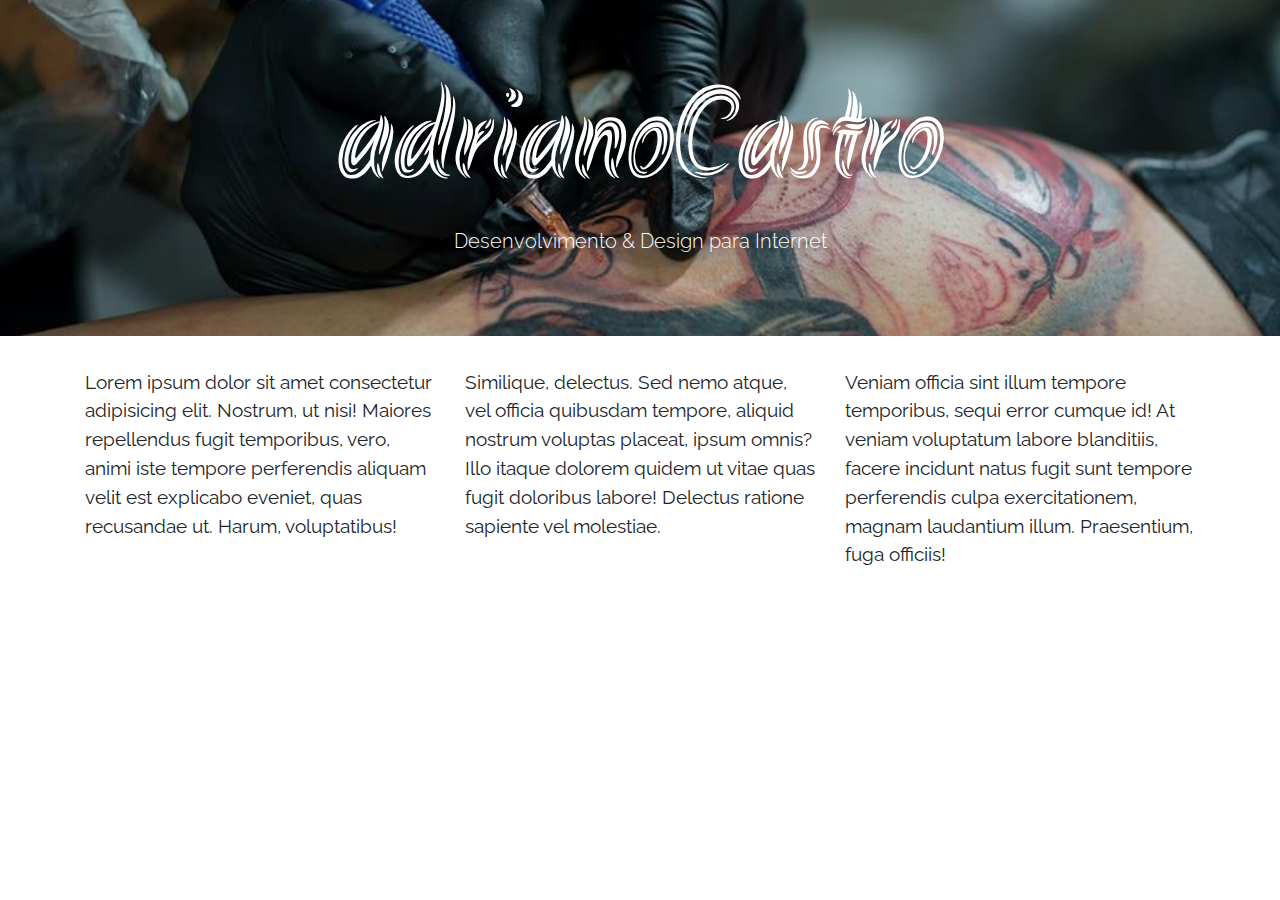
<file: index.html>
<!DOCTYPE html>
<html lang="pt-br">

<head>
    <meta charset="UTF-8">
    <meta name="viewport" content="width=device-width, initial-scale=1.0">
    <meta http-equiv="X-UA-Compatible" content="ie=edge">
    <title>adrianoCastro</title>
    <link rel="stylesheet" href="css/bootstrap.css">
    <link rel="stylesheet" href="css/adriano-castro.css">
</head>

<body>

    <div class="jumbotron jumbotron-fluid bg-title">
        <h1 class="display-4 text-center text-white text-title">adrianoCastro</h1>
        <p class="lead text-center text-white">Desenvolvimento & Design para Internet</p>
    </div>

    <div class="container">
        <div class="row">
            <div class="col-md-4">Lorem ipsum dolor sit amet consectetur adipisicing elit. Nostrum, ut nisi! Maiores repellendus fugit temporibus, vero, animi iste tempore perferendis aliquam velit est explicabo eveniet, quas recusandae ut. Harum, voluptatibus!</div>
            <div class="col-md-4">Similique, delectus. Sed nemo atque, vel officia quibusdam tempore, aliquid nostrum voluptas placeat, ipsum omnis? Illo itaque dolorem quidem ut vitae quas fugit doloribus labore! Delectus ratione sapiente vel molestiae.</div>
            <div class="col-md-4">Veniam officia sint illum tempore temporibus, sequi error cumque id! At veniam voluptatum labore blanditiis, facere incidunt natus fugit sunt tempore perferendis culpa exercitationem, magnam laudantium illum. Praesentium, fuga officiis!</div>
        </div>
    </div>

    <script src="js/jquery-3.4.1.js"></script>
    <script src="js/bootstrap.js"></script>
</body>

</html>
</file>
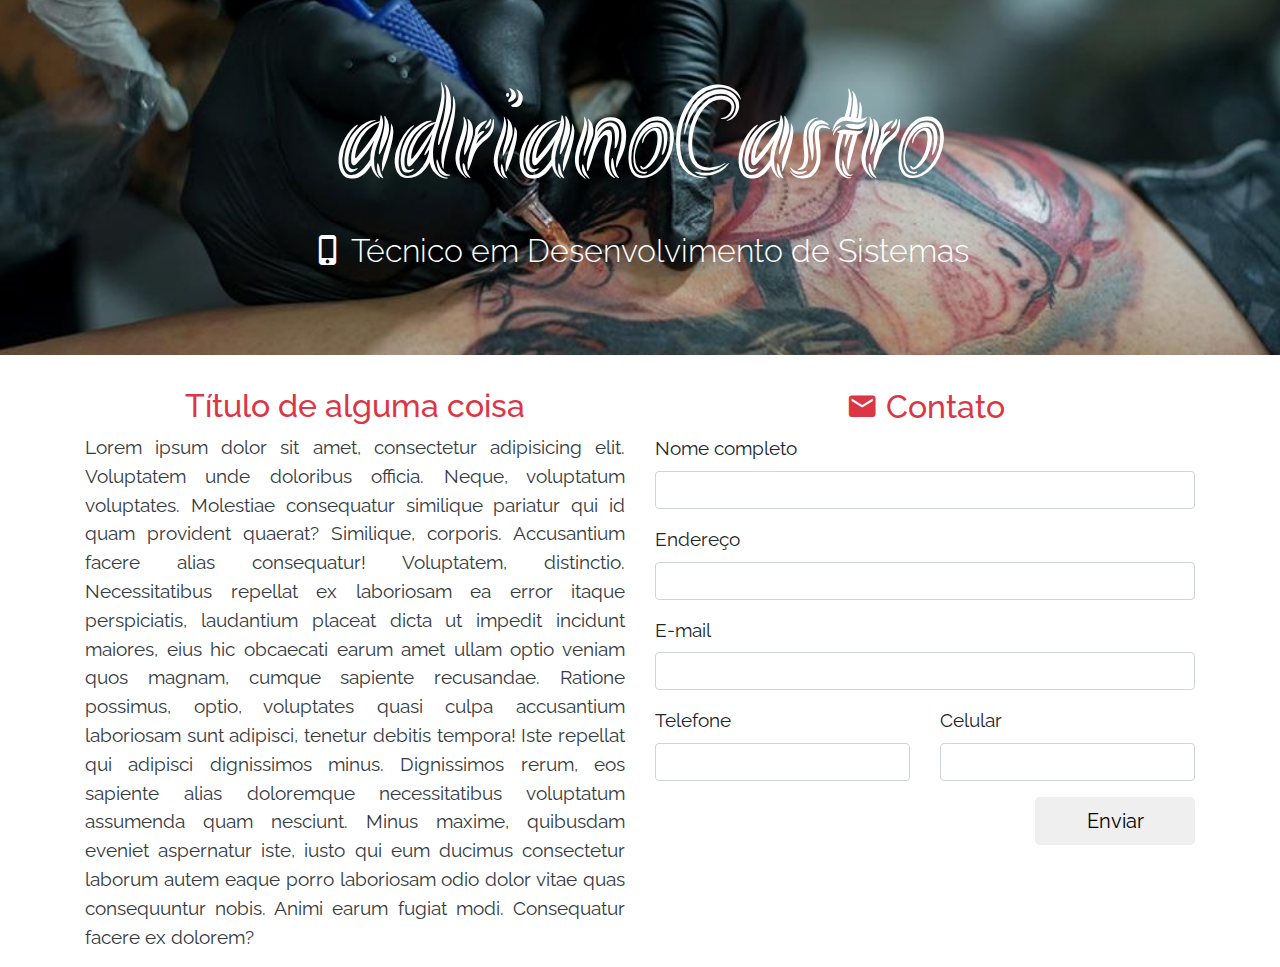
<file: jumbotrom.html>
<!DOCTYPE html>
<html lang="pt-br">

<head>
    <meta charset="UTF-8">
    <meta name="viewport" content="width=device-width, initial-scale=1.0">
    <meta http-equiv="X-UA-Compatible" content="ie=edge">
    <title>Jumbotrom</title>
    <!-- Tag para colocação do favicon na aba do navegador -->
    <link rel="shortcut icon" href="img/favicon.png" type="image/x-icon">
    <link rel="stylesheet" href="css/bootstrap.css">
    <link rel="stylesheet" href="css/adriano-castro.css">
    <link rel="stylesheet" href="libs/MaterialDesign/css/materialdesignicons.css">
</head>

<body>

    <div class="jumbotron jumbotron-fluid bg-title">
        <h1 class="display-4 text-center text-title">adrianoCastro</h1>
        <p class="lead text-center text-subtitle">
            <i class="mdi mdi-cellphone-iphone"></i> Técnico em Desenvolvimento de Sistemas
        </p>
    </div>

    <div class="container">
        <div class="row">
            <div class="col-md-6 col-12">
                <h2 class="text-center text-danger">Título de alguma coisa</h2>
                <p class="text-justify text-dark">
                    Lorem ipsum dolor sit amet, consectetur adipisicing elit. Voluptatem unde doloribus officia. Neque, voluptatum voluptates. Molestiae consequatur similique pariatur qui id quam provident quaerat? Similique, corporis. Accusantium facere alias consequatur!
                    Voluptatem, distinctio. Necessitatibus repellat ex laboriosam ea error itaque perspiciatis, laudantium placeat dicta ut impedit incidunt maiores, eius hic obcaecati earum amet ullam optio veniam quos magnam, cumque sapiente recusandae.
                    Ratione possimus, optio, voluptates quasi culpa accusantium laboriosam sunt adipisci, tenetur debitis tempora! Iste repellat qui adipisci dignissimos minus. Dignissimos rerum, eos sapiente alias doloremque necessitatibus voluptatum
                    assumenda quam nesciunt. Minus maxime, quibusdam eveniet aspernatur iste, iusto qui eum ducimus consectetur laborum autem eaque porro laboriosam odio dolor vitae quas consequuntur nobis. Animi earum fugiat modi. Consequatur facere
                    ex dolorem?
                </p>
            </div>
            <div class="col-md-6 col-12">
                <h2 class="text-center text-danger"><i class="mdi mdi-email"></i> Contato</h2>
                <form action="">
                    <div class="form-group">
                        <label for="my-input">Nome completo</label>
                        <input id="my-input" class="form-control" type="text" name="">
                    </div>
                    <div class="form-group">
                        <label for="my-input">Endereço</label>
                        <input id="my-input" class="form-control" type="text" name="">
                    </div>
                    <div class="form-group">
                        <label for="my-input">E-mail</label>
                        <input id="my-input" class="form-control" type="email" name="">
                    </div>
                    <div class="form-group row">
                        <div class="col-md-6 col-12">
                            <label for="my-input">Telefone</label>
                            <input id="telefone" class="form-control" type="tel" name="">
                        </div>
                        <div class="col-md-6 col-12">
                            <label for="my-input">Celular</label>
                            <input id="celular" class="form-control" type="tel" name="">
                        </div>
                    </div>
                    <div class="form-group row">
                        <div class="offset-md-8 col-md-4 col-12">
                            <button class="btn btn-adriano btn-block btn-lg">Enviar</button>
                        </div>
                    </div>
                </form>
            </div>
        </div>
    </div>

    <script src="js/jquery-3.4.1.js"></script>
    <script src="js/bootstrap.js"></script>
    <script src="libs/jQueryMask/dist/jquery.mask.js"></script>
    <script src="js/adriano-castro.js"></script>
</body>

</html>
</file>
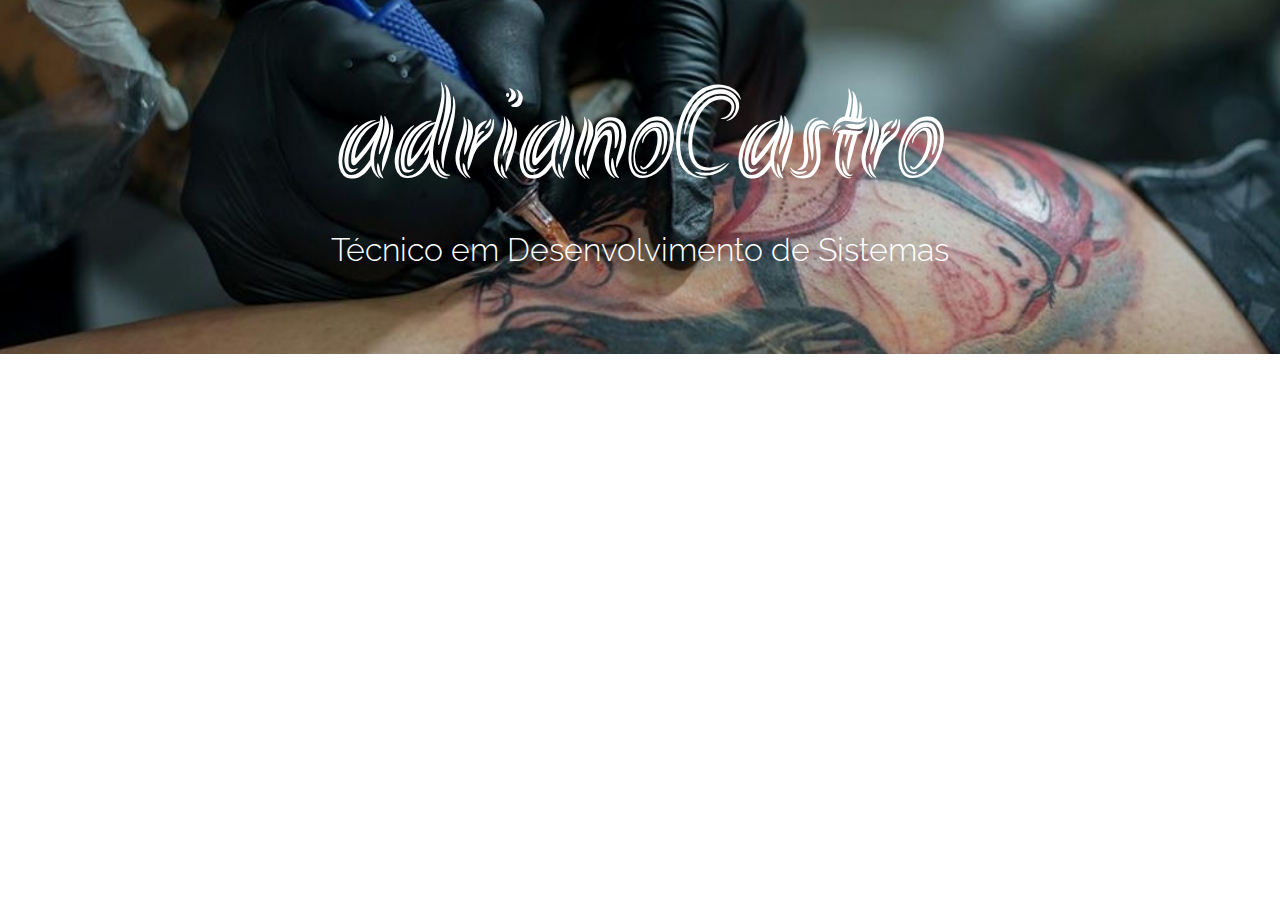
<file: jumbotrom2.html>
<!DOCTYPE html>
<html lang="pt-br">

<head>
    <meta charset="UTF-8">
    <meta name="viewport" content="width=device-width, initial-scale=1.0">
    <meta http-equiv="X-UA-Compatible" content="ie=edge">
    <title>Jumbotrom</title>
    <!-- Tag para colocação do favicon na aba do navegador -->
    <link rel="shortcut icon" href="img/favicon.png" type="image/x-icon">
    <link rel="stylesheet" href="css/bootstrap.css">
    <link rel="stylesheet" href="css/adriano-castro.css">
</head>

<body>

    <div class="jumbotron jumbotron-fluid bg-title">
        <h1 class="display-4 text-center text-title ">adrianoCastro</h1>
        <p class="lead text-subtitle text-center">Técnico em Desenvolvimento de Sistemas</p>
    </div>

    <script src="js/jquery-3.4.1.js"></script>
    <script src="js/bootstrap.js"></script>
</body>

</html>
</file>
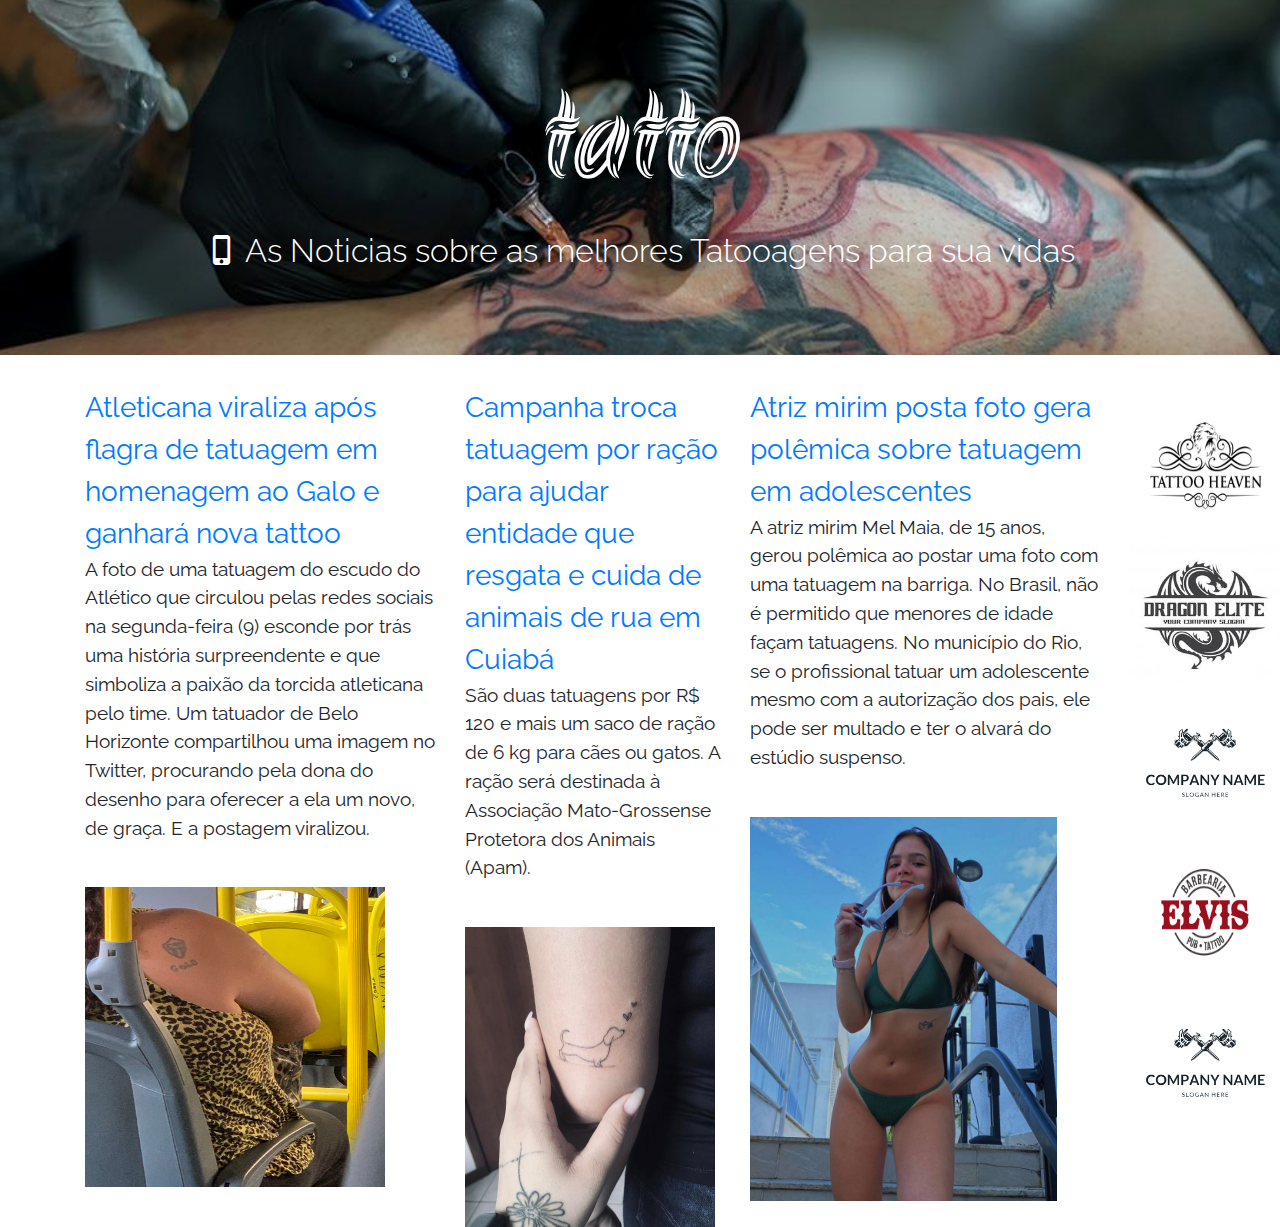
<file: tatoos.html>
<!DOCTYPE html>
<html lang="pt-br">

<head>
    <meta charset="UTF-8">
    <meta name="viewport" content="width=device-width, initial-scale=1.0">
    <meta http-equiv="X-UA-Compatible" content="ie=edge">
    <title>Jumbotrom</title>
    <!-- Tag para colocação do favicon na aba do navegador -->
    <link rel="shortcut icon" href="img/favicon.png" type="image/x-icon">
    <link rel="stylesheet" href="css/bootstrap.css">
    <link rel="stylesheet" href="css/adriano-castro.css">
    <link rel="stylesheet" href="libs/MaterialDesign/css/materialdesignicons.css">
</head>

<body>

    <div class="jumbotron jumbotron-fluid bg-title">
        <h1 class="display-4 text-center text-title">tatto</h1>
        <p class="lead text-center text-subtitle">
            <i class="mdi mdi-cellphone-iphone"></i> As Noticias sobre as melhores Tatooagens para sua vidas
        </p>
    </div>

    <div class="container">
        <div class="row">
            <div class="col-12 col-md-4">
                <a class="linknoticia" href="https://facebook.com">Atleticana viraliza após flagra de tatuagem em homenagem ao Galo e ganhará nova tattoo</a>
                <p>A foto de uma tatuagem do escudo do Atlético que circulou pelas redes sociais na segunda-feira (9) esconde por trás uma história surpreendente e que simboliza a paixão da torcida atleticana pelo time. Um tatuador de Belo Horizonte compartilhou
                    uma imagem no Twitter, procurando pela dona do desenho para oferecer a ela um novo, de graça. E a postagem viralizou.

                </p><br/>
                <img src="fotos/fotoruim.jpg" width="300" height="300">


            </div>
            <div class="col-12 col-md-3">
                <a class="linknoticia" href="https://facebook.com">Campanha troca tatuagem por ração para ajudar entidade que resgata e cuida de animais de rua em Cuiabá</a>
                <p>São duas tatuagens por R$ 120 e mais um saco de ração de 6 kg para cães ou gatos. A ração será destinada à Associação Mato-Grossense Protetora dos Animais (Apam).</p><br/>
                <img src="fotos/campanha-tattoo-racao-10-.jpg" width="250" height="300">
            </div>
            <div class="col-12 col-md-4">
                <a class="linknoticia" href="https://facebook.com">Atriz mirim posta foto gera polêmica sobre tatuagem em adolescentes</a>
                <p>A atriz mirim Mel Maia, de 15 anos, gerou polêmica ao postar uma foto com uma tatuagem na barriga. No Brasil, não é permitido que menores de idade façam tatuagens. No município do Rio, se o profissional tatuar um adolescente mesmo com
                    a autorização dos pais, ele pode ser multado e ter o alvará do estúdio suspenso.</p><br/>
                <img src="fotos/mel_maia-16126884.jpg" width="307" height="384">

            </div>
            <div class="col-12 col-md-1">
                <img src="fotos/5a1e0e9b84b48_thumb900.png" width="150" height="150"><br/>
                <img src="fotos/aaa.jpg" width="150" height="150"><br/>
                <img src="fotos/cross-tattoo-needle-icon.png" width="150" height="150"><br/>
                <img src="fotos/barbearia-elvis.png" width="150" height="150"><br/>
                <img src="fotos/cross-tattoo-needle-icon.png" width="150" height="150"><br/>
            </div>
        </div>
    </div>

    <script src="js/jquery-3.4.1.js"></script>
    <script src="js/bootstrap.js"></script>
    <script src="libs/jQueryMask/dist/jquery.mask.js"></script>
    <script src="js/adriano-castro.js"></script>
</body>

</html>
</file>
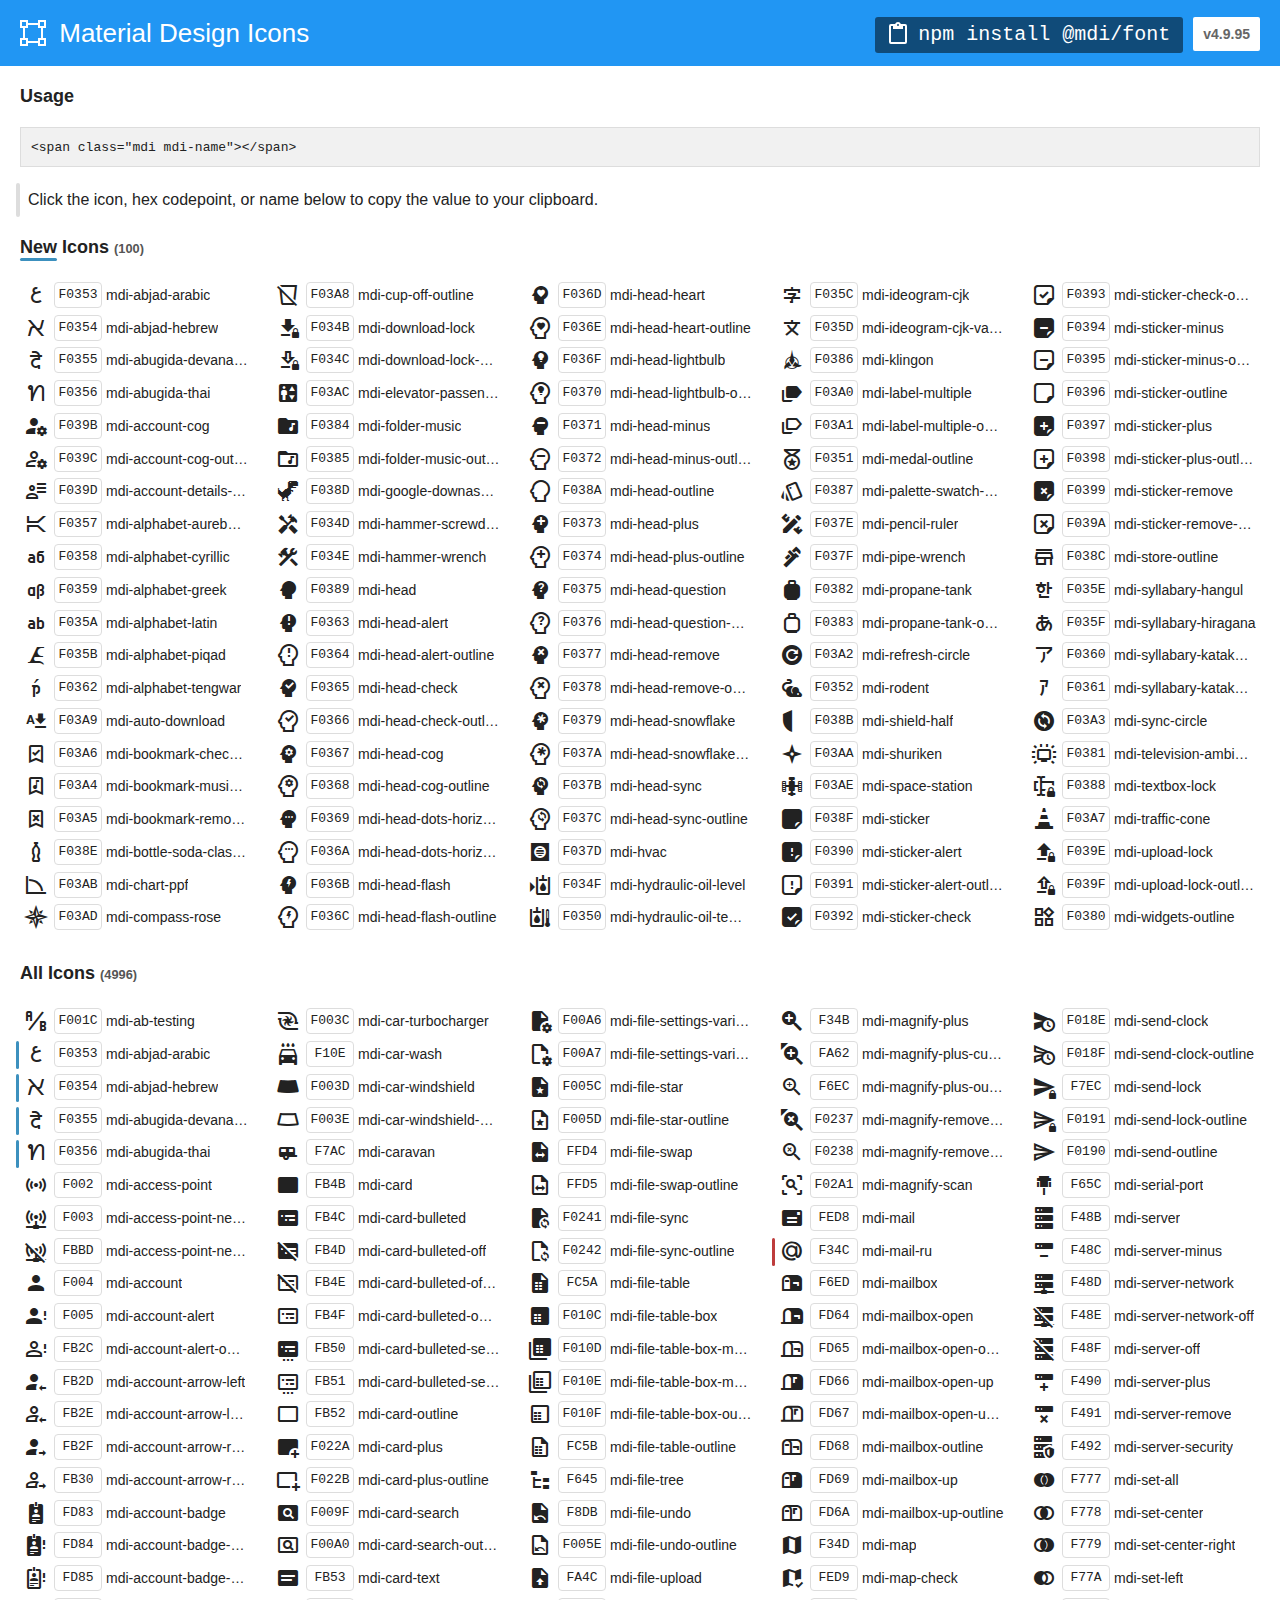
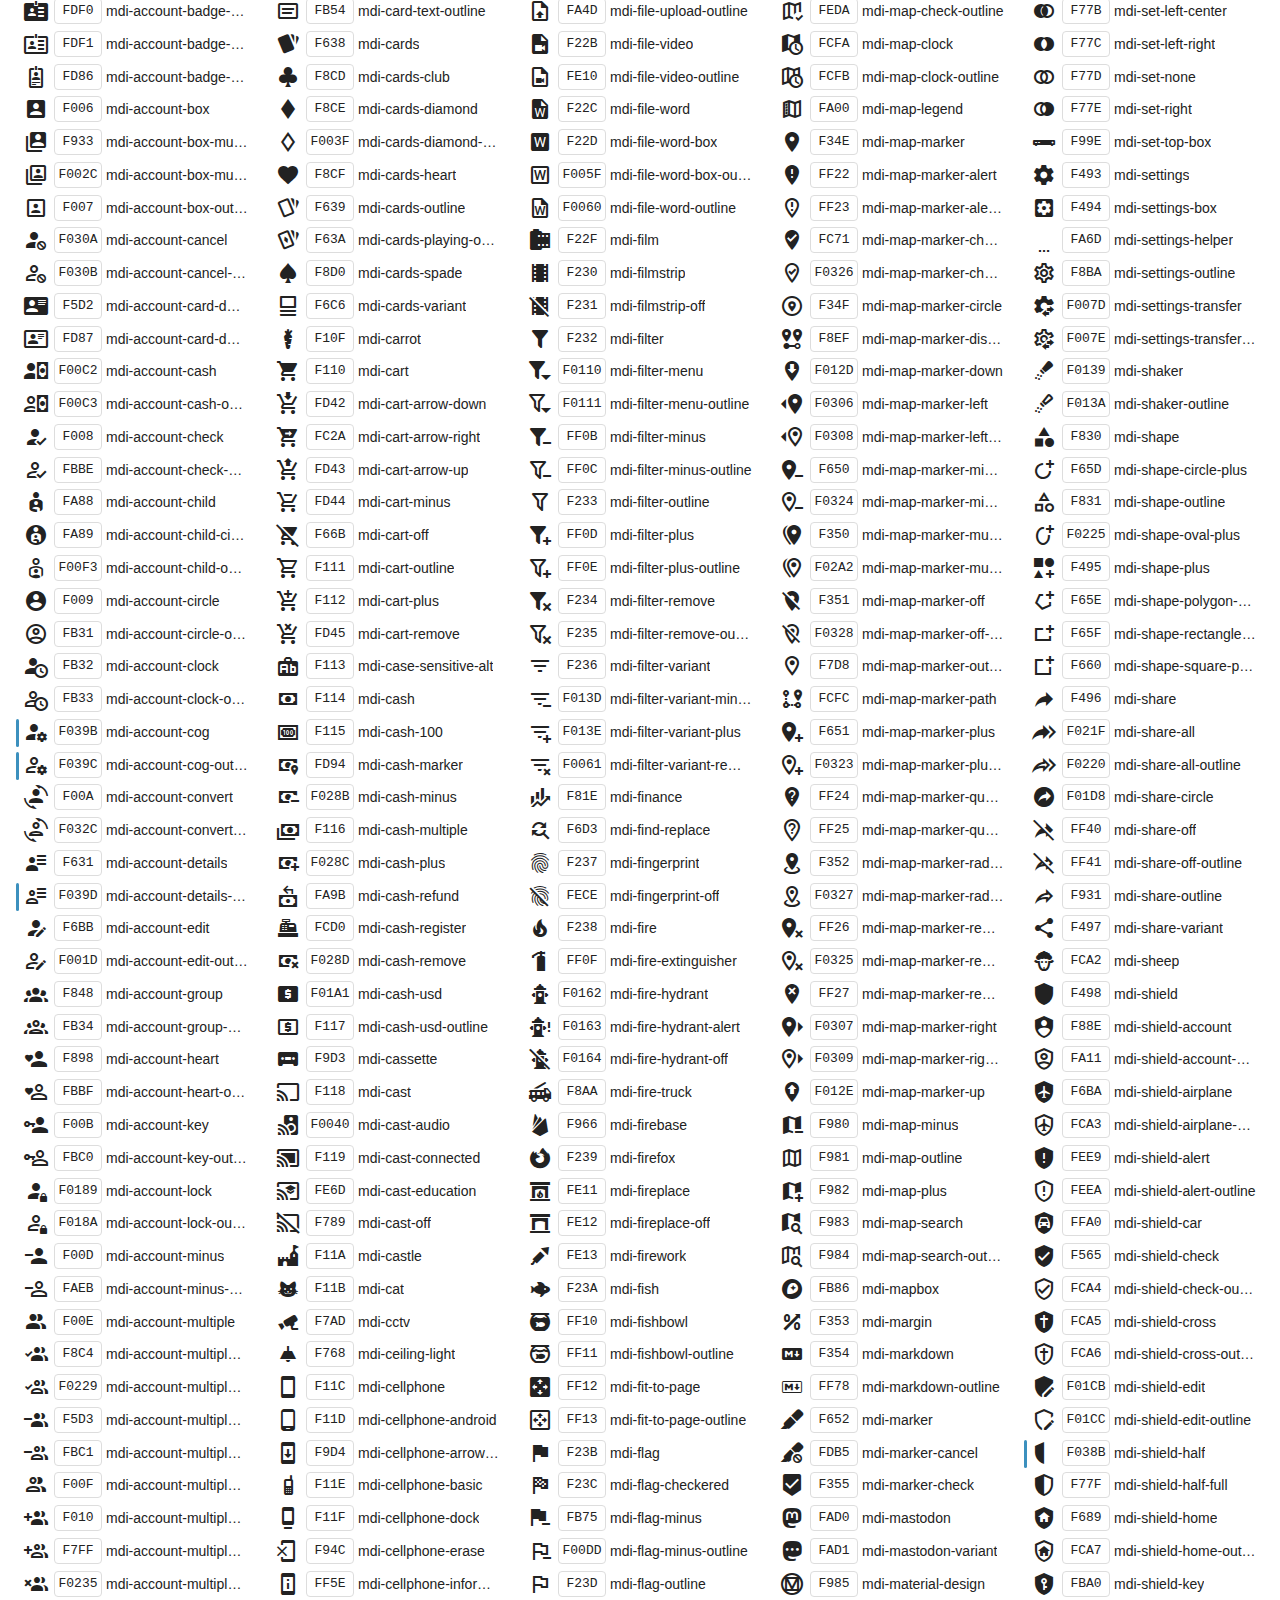
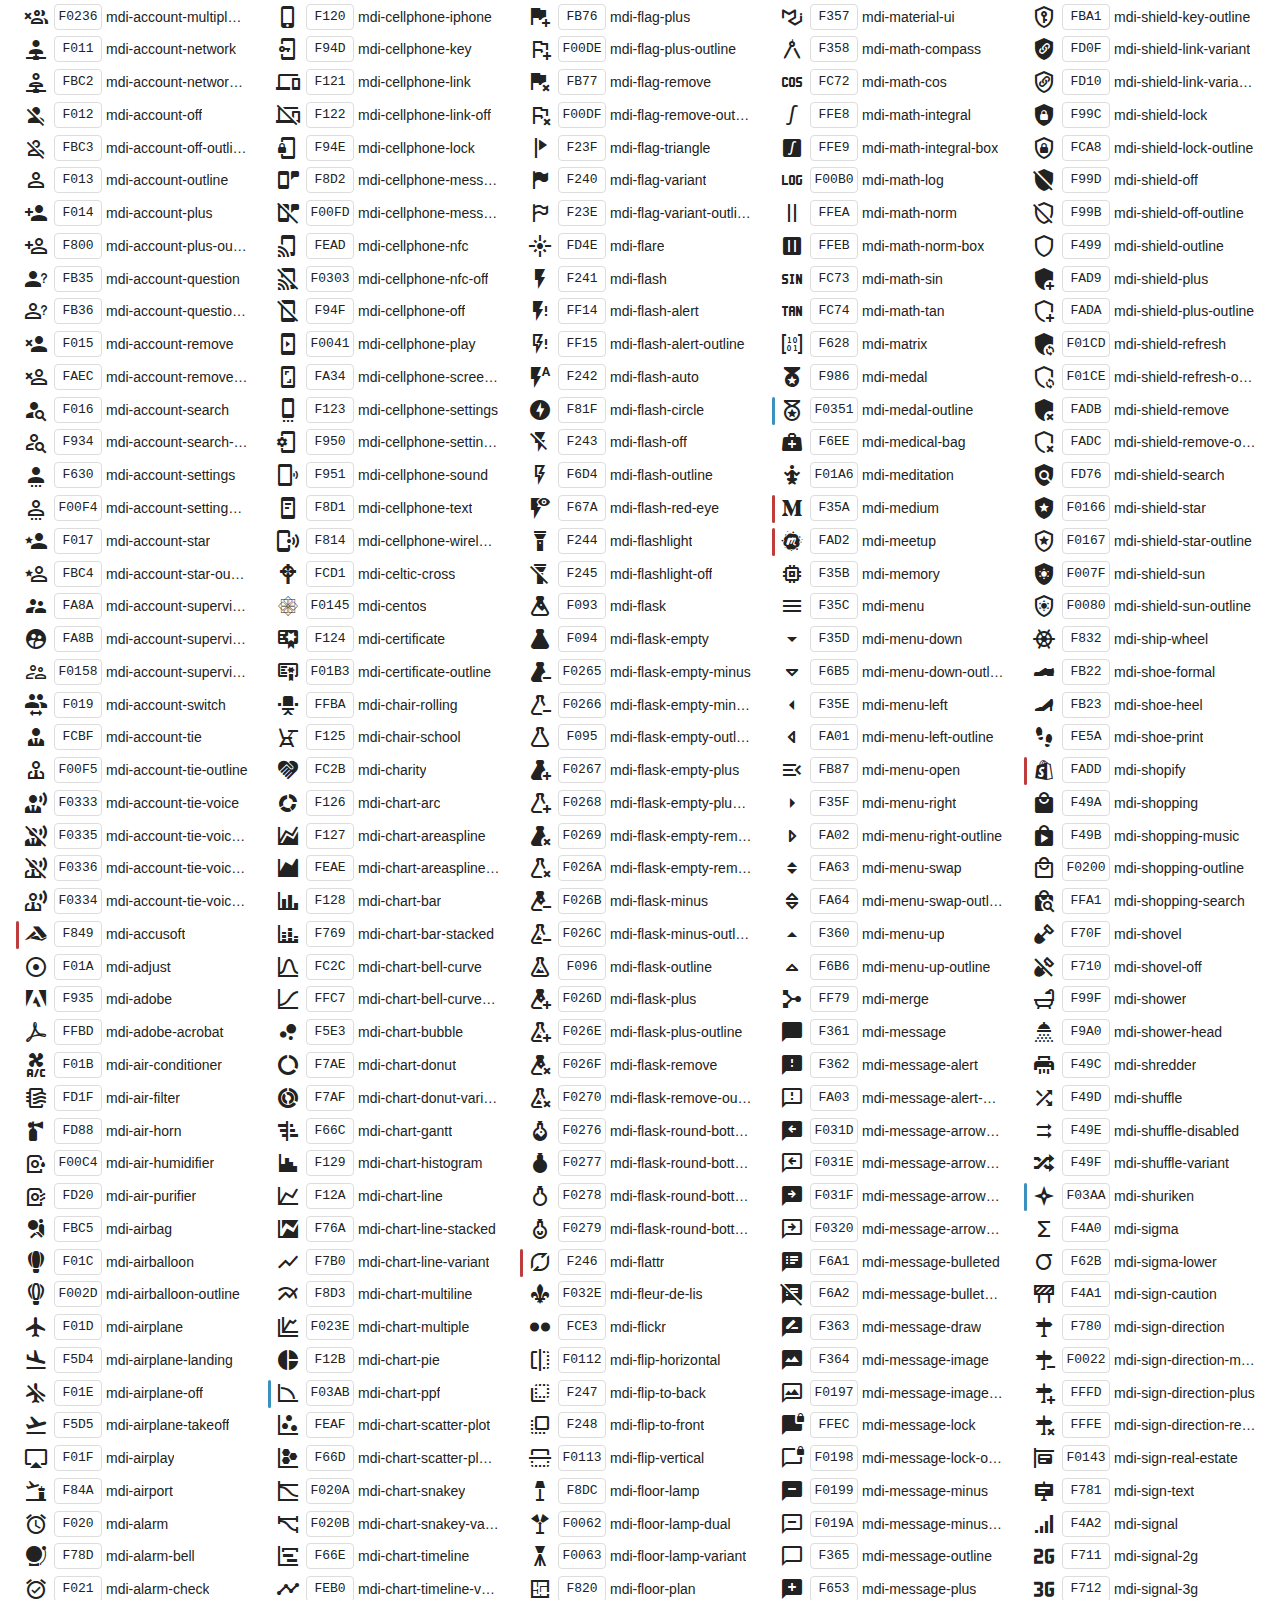
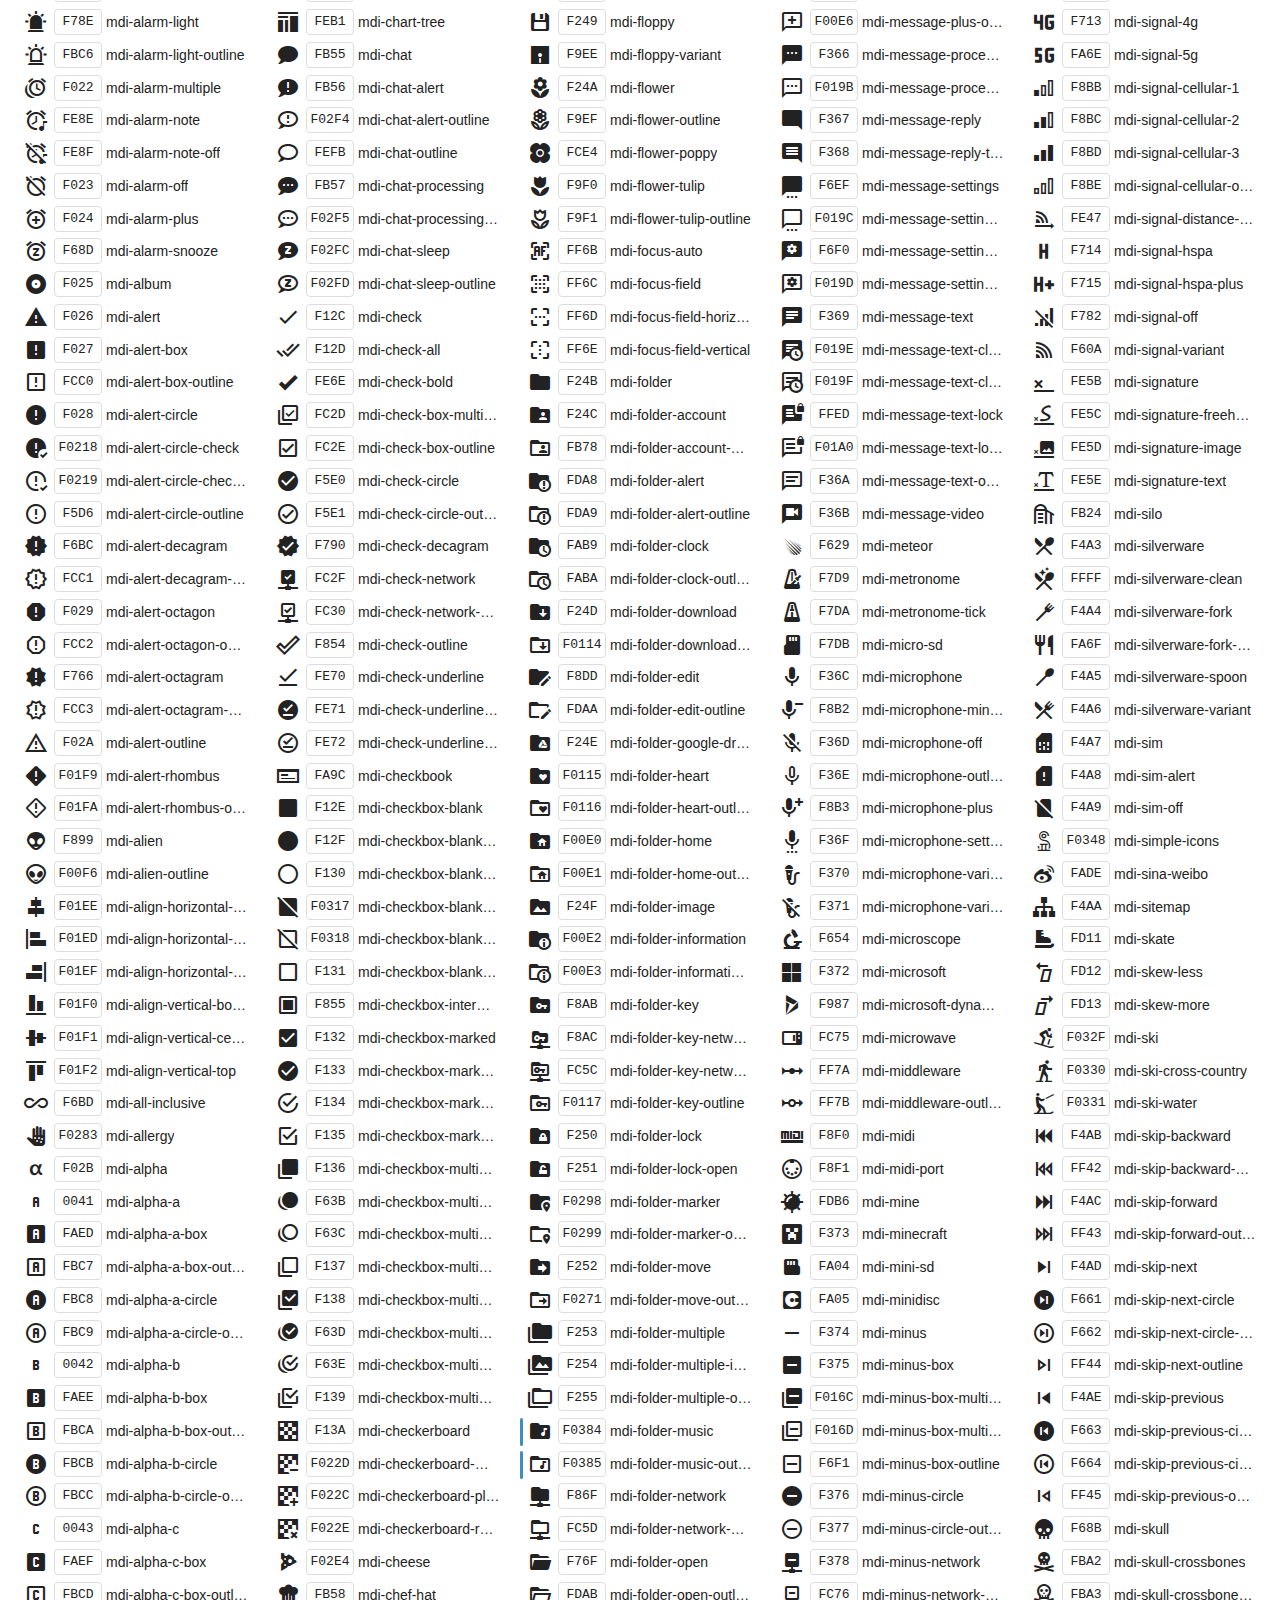
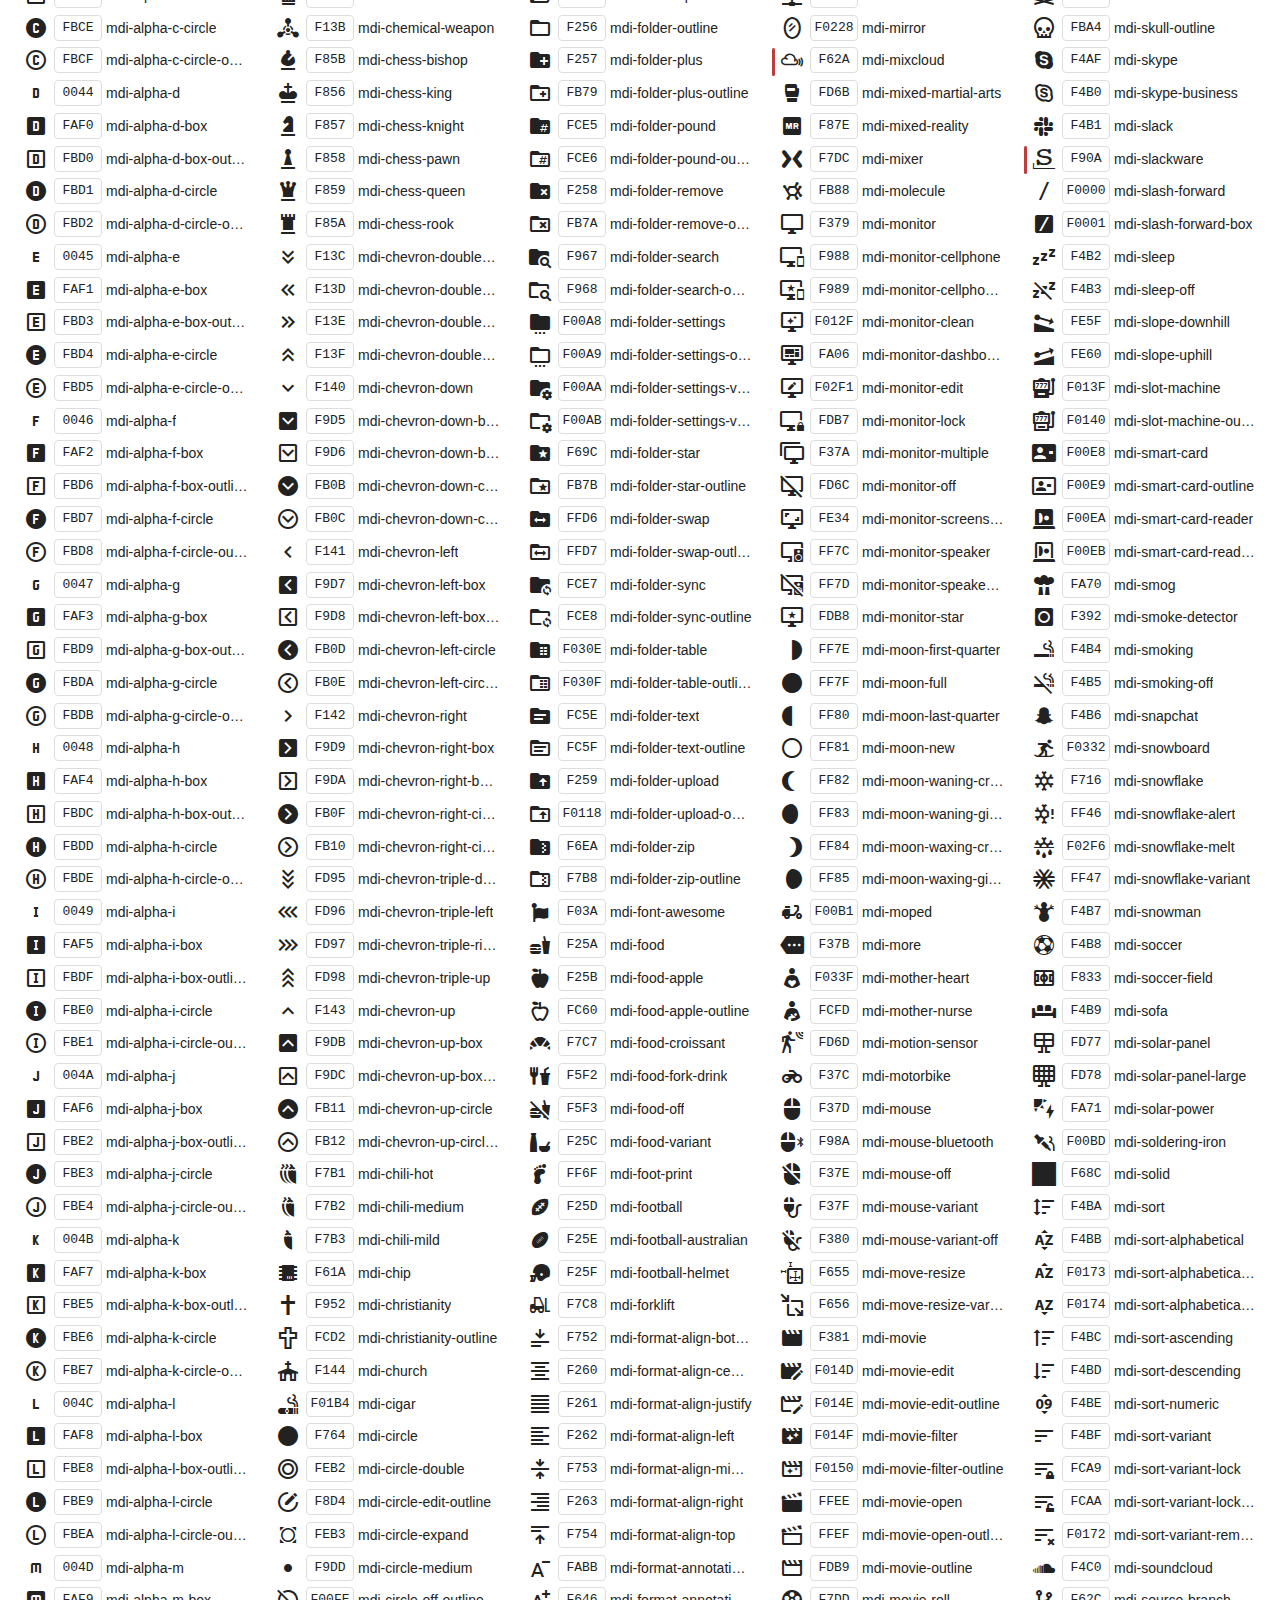
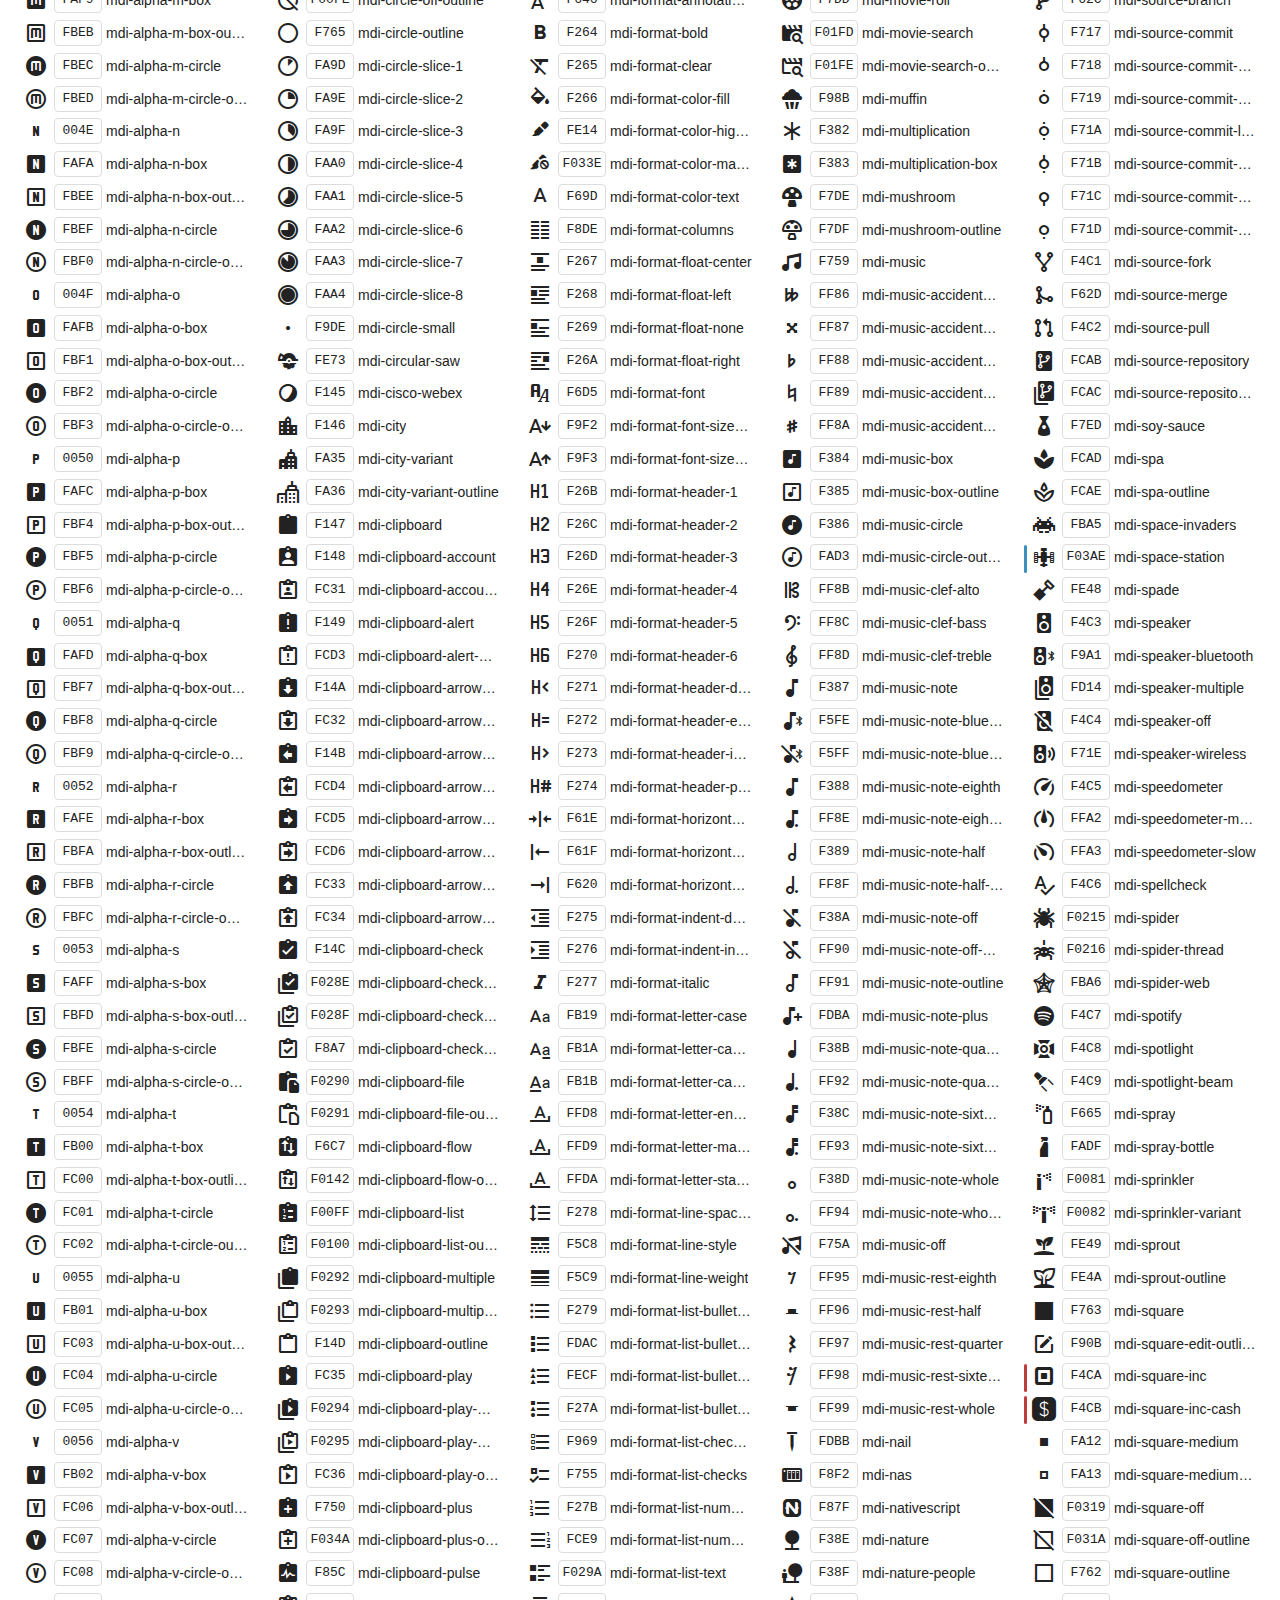
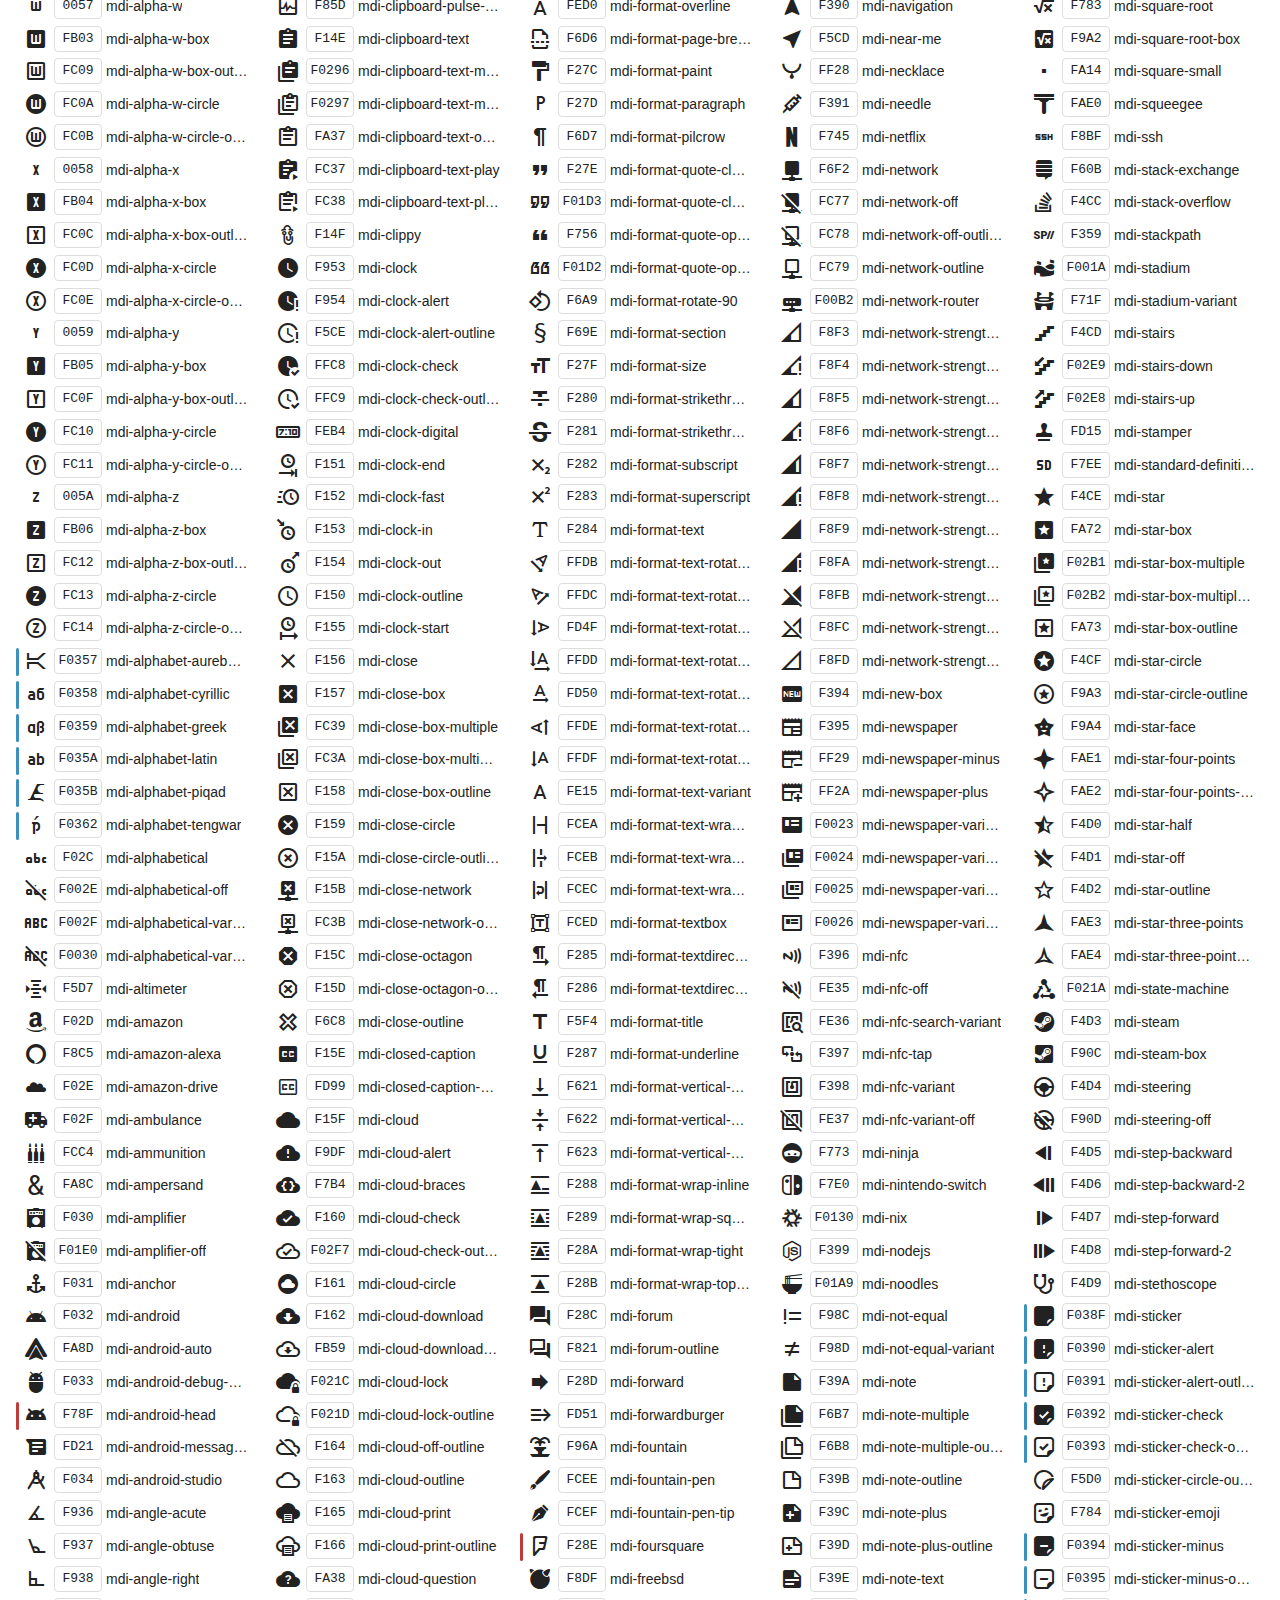
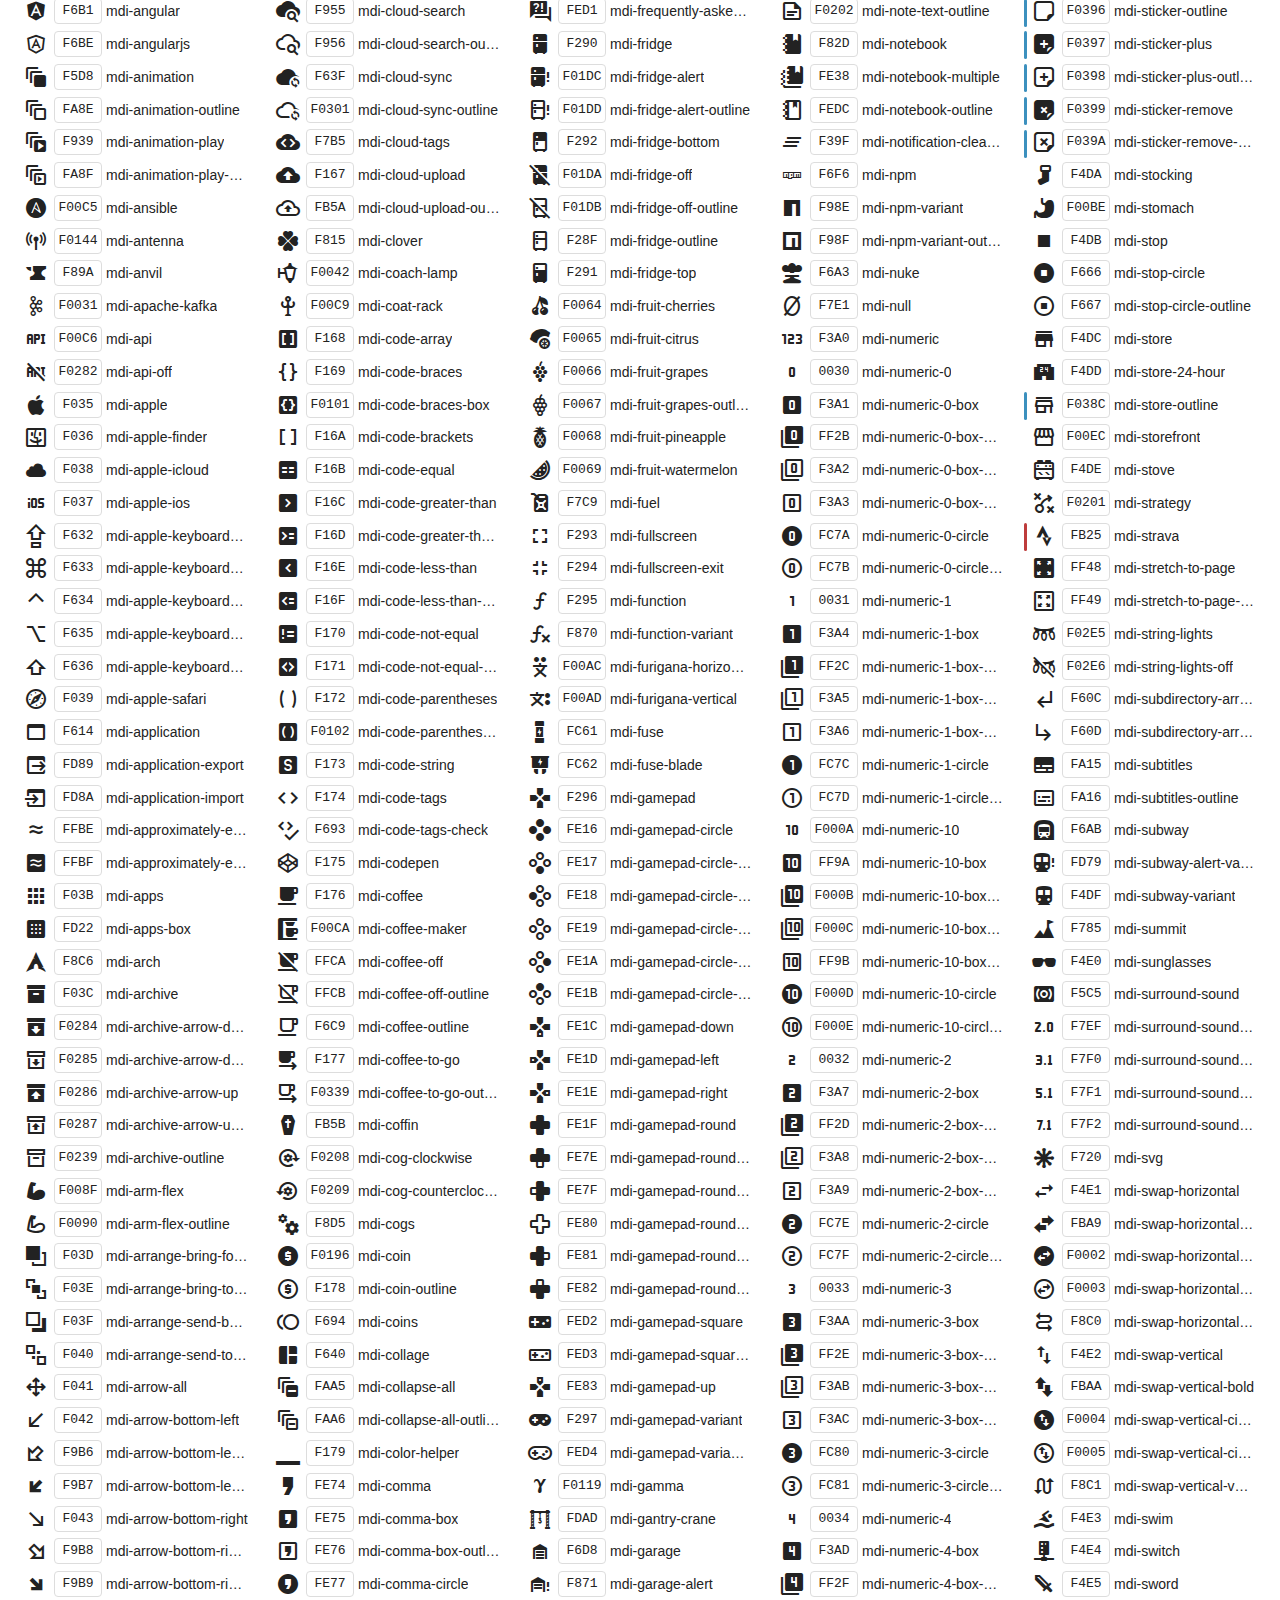
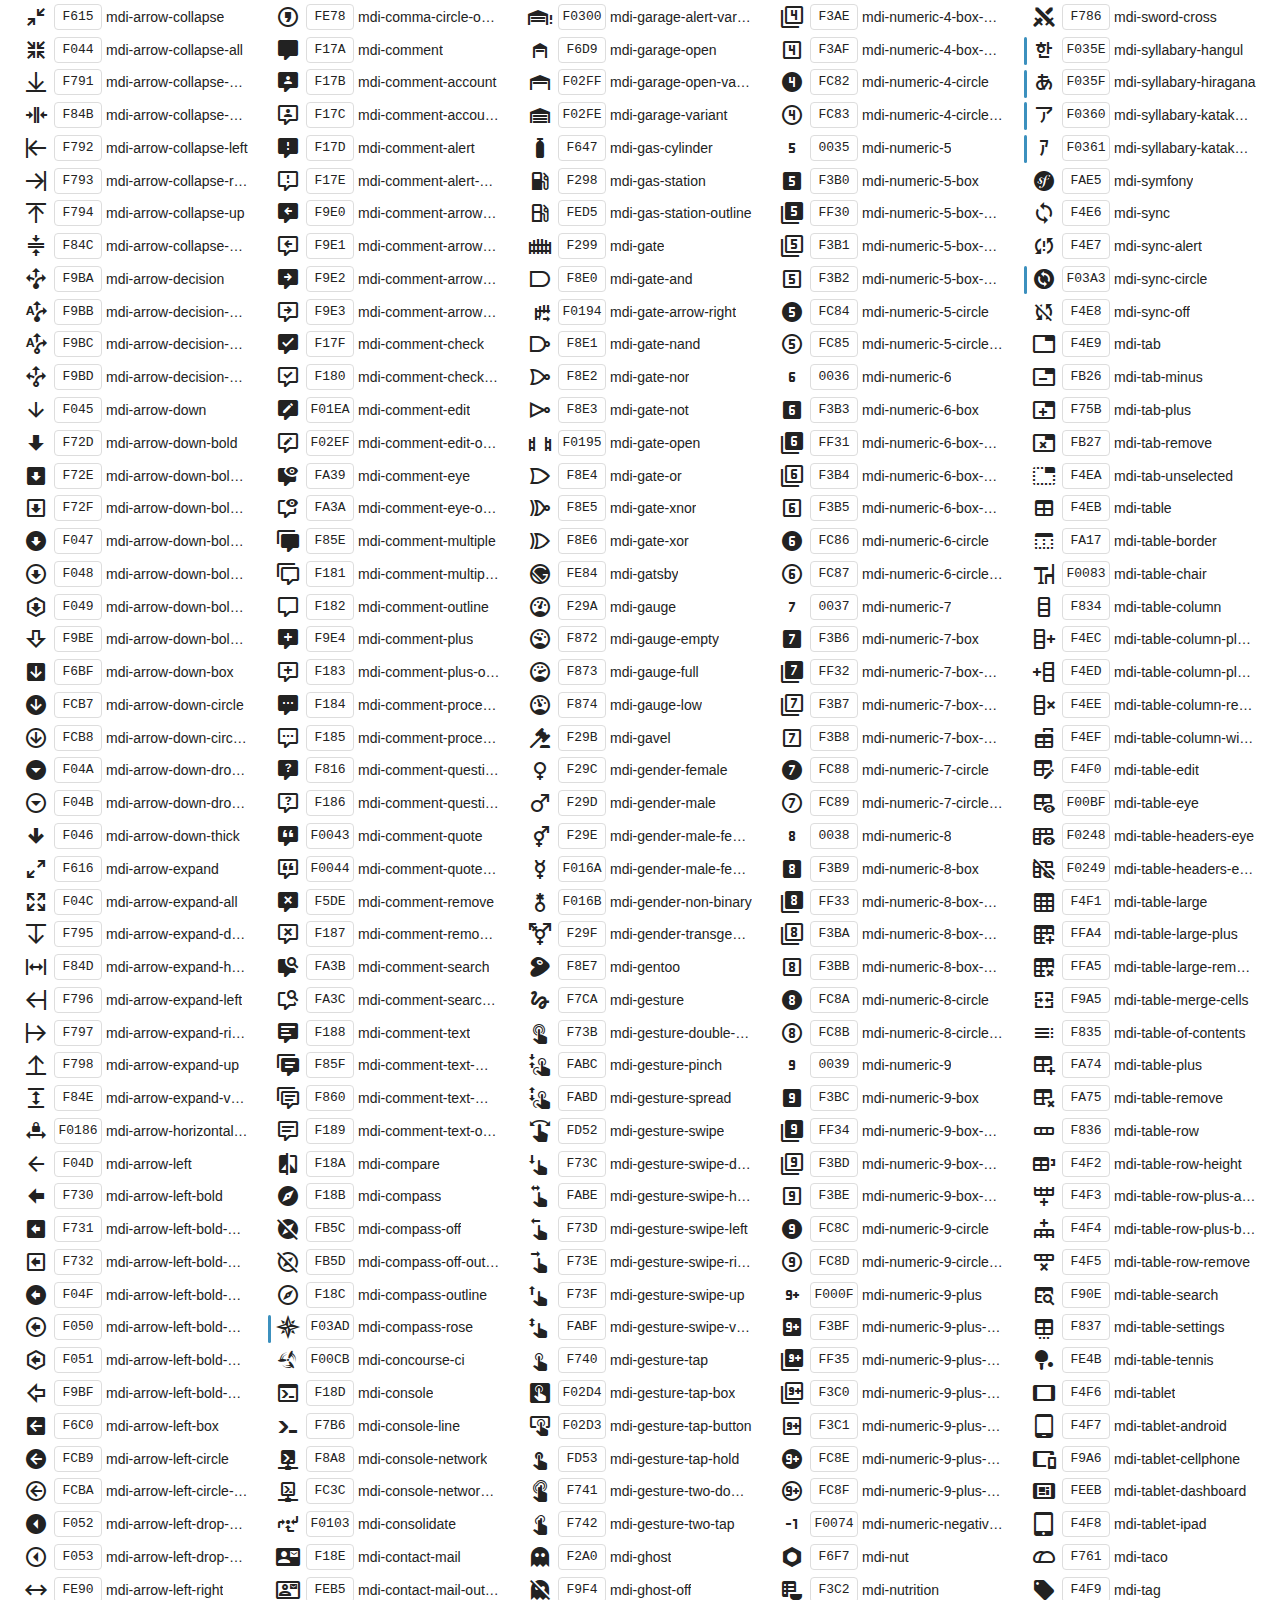
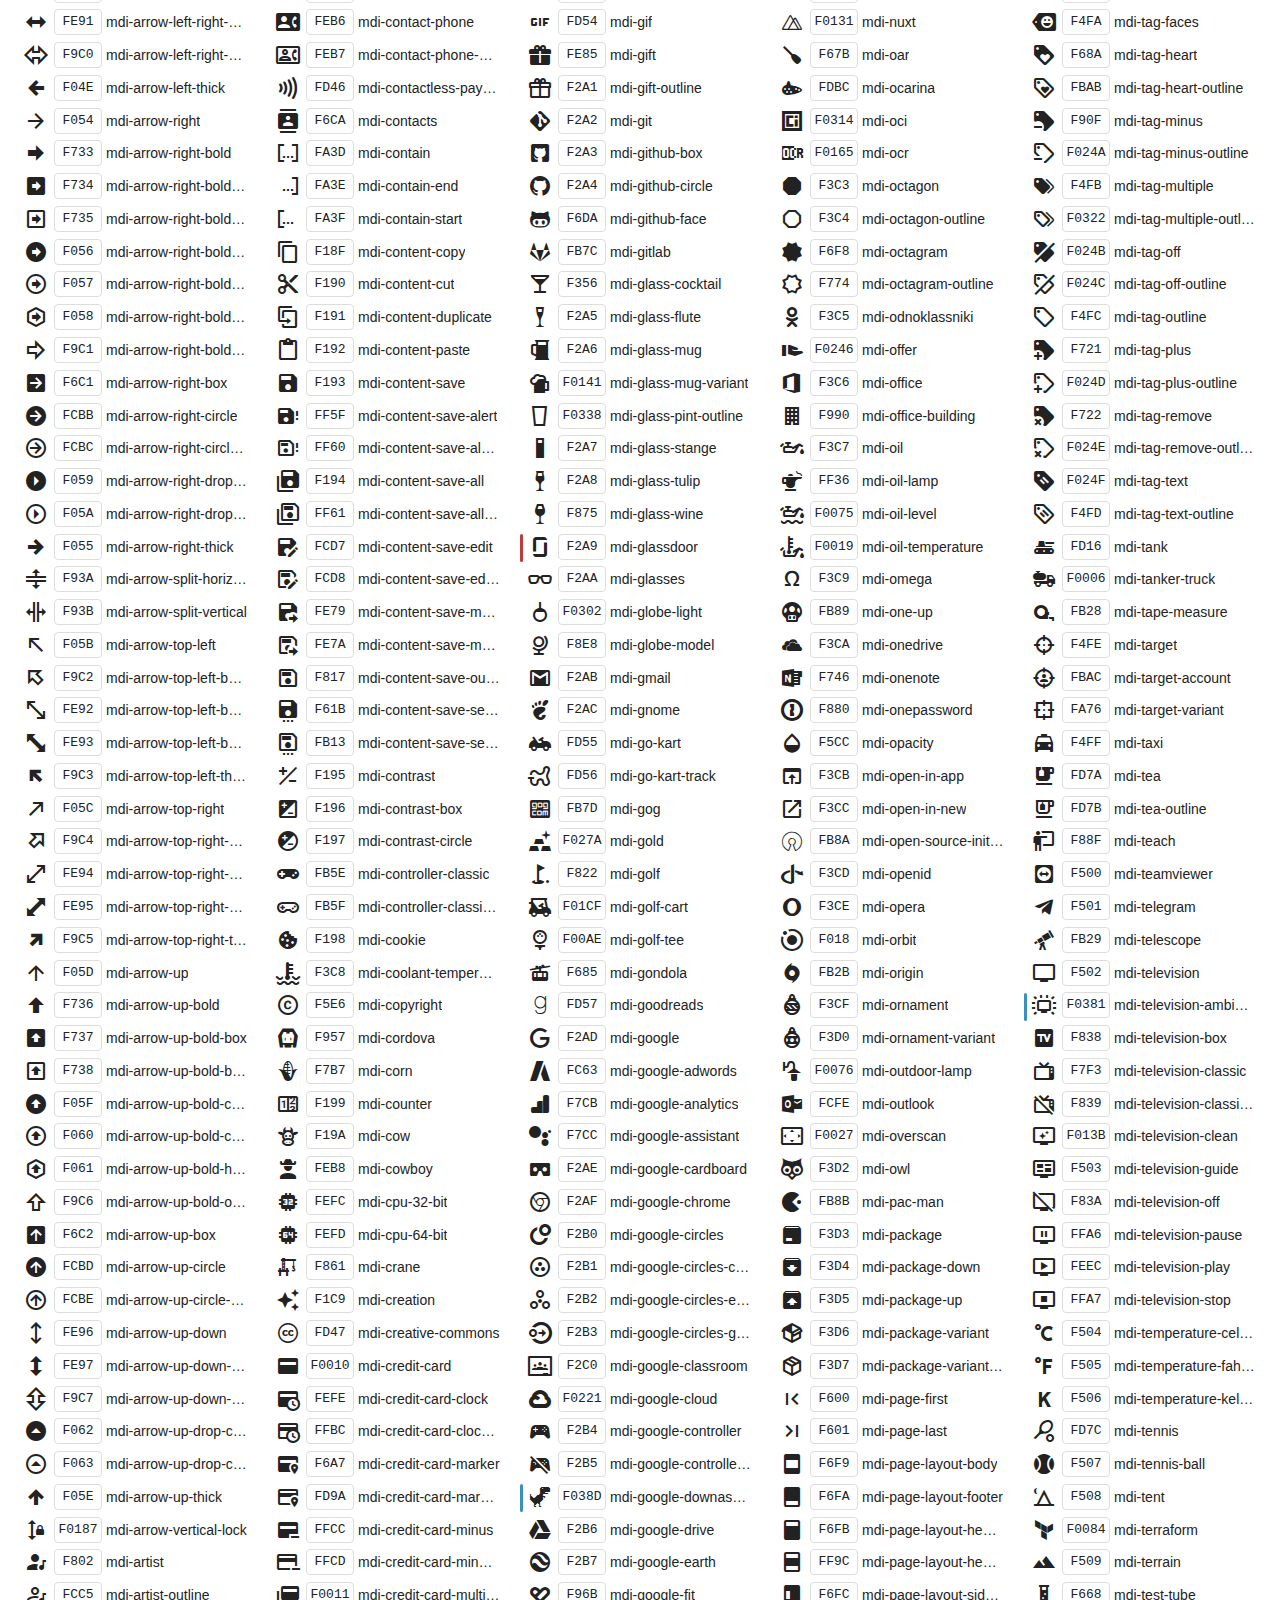
<file: libs/MaterialDesign/preview.html>
﻿<!doctype html>
<html lang="en">

<head>
    <meta charset="utf-8" />
    <meta name="google" content="notranslate">
    <title>Material Design Icons</title>
    <style>
        * {
            margin: 0;
            padding: 0;
        }

        body {
            margin: 0;
            padding: 0;
            background: #fff;
            color: #222;
        }

        h1,
        h2,
        h3,
        p,
        div,
        blockquote,
        footer {
            font-family: "Helvetica Neue", Arial, sans-serif;
        }

        h1 {
            padding: 20px 20px 16px 20px;
            font-size: 26px;
            line-height: 26px;
            font-weight: normal;
            color: #FFF;
            background-color: #2196F3;
        }

        h1 svg {
            vertical-align: middle;
            width: 26px;
            height: 26px;
            margin: 0 6px 4px 0;
        }

        h1 svg path {
            fill: #FFF;
        }

        h1 .version {
            font-size: 14px;
            background: #FFF;
            padding: 4px 10px;
            float: right;
            border-radius: 2px;
            margin: -3px 0 0 0;
            color: #666;
            font-weight: bold;
        }

        h1 .version::before {
            content: 'v';
        }

        h1 code {
            font-size: 20px;
            background: rgba(0, 0, 0, 0.5);
            padding: 4px 12px;
            border-radius: 3px;
            float: right;
            margin: -3px 10px 0 0;
            border: 1px solid transparent;
            cursor: pointer;
        }

        h1 code:hover {
            border: 1px solid #FFF;
        }

        h1 code svg {
            width: 24px;
            height: 24px;
            margin: -1px -4px 0 -2px
        }

        h2 {
            font-size: 18px;
            padding: 20px;
        }

        h2 small {
            color: #555;
            font-size: 0.8rem;
        }

        h2 small::before {
            content: '(';
        }

        h2 small::after {
            content: ')';
        }

        h2 span {
            position: relative;
        }

        h2.newicons span::before {
            position: absolute;
            content: ' ';
            width: 100%;
            height: 0.2rem;
            bottom: -0.25rem;
            background: #3C90BE;
            border-radius: 0.1rem;
        }

        h2.deprecatedicons span::before {
            position: absolute;
            content: ' ';
            width: 100%;
            height: 0.2rem;
            bottom: -0.25rem;
            background: #BE3C3C;
            border-radius: 0.1rem;
        }

        h3 {
            font-size: 14px;
            padding: 10px 20px 0 20px;
            font-weight: bold;
        }

        p {
            padding: 10px 20px;
        }

        p code {
            display: inline-block;
            vertical-align: middle;
            background: #F1F1F1;
            padding: 3px 5px;
            border-radius: 3px;
            border: 1px solid #DDD;
        }

        p i.mdi {
            vertical-align: middle;
            border-radius: 4px;
            display: inline-block;
        }

        p i.mdi.dark-demo {
            background: #333;
        }

        p.note {
            color: #999;
            font-size: 14px;
            padding: 0 20px 5px 20px;
        }

        p.deprecated {
            margin: -0.5rem 0 0.25rem 0;
        }

        p.extras {
            margin-top: -0.5rem;
        }

        div.icons {
            padding: 0 20px 10px 20px;
            -webkit-column-count: 5;
            -moz-column-count: 5;
            column-count: 5;
            -webkit-column-gap: 20px;
            -moz-column-gap: 20px;
            column-gap: 20px;
        }

        div.icons div {
            line-height: 2em;
        }

        div.icons div span {
            cursor: pointer;
            font-size: 14px;
            text-overflow: ellipsis;
            display: inline-block;
            max-width: calc(100% - 90px);
            overflow: hidden;
            vertical-align: middle;
            white-space: nowrap;
        }

        div.icons div code:hover,
        div.icons div span:hover,
        div.icons div i:hover {
            color: #3c90be;
        }

        div.icons div code:hover {
            border-color: #3c90be;
        }

        div.icons div code {
            border: 1px solid #DDD;
            width: 46px;
            margin-left: 2px;
            margin-right: 4px;
            border-radius: 4px;
            display: inline-block;
            vertical-align: middle;
            text-align: center;
            line-height: 24px;
            cursor: pointer;
        }

        div.icons div i {
            display: inline-block;
            width: 32px;
            height: 24px;
            text-align: center;
            vertical-align: middle;
            cursor: pointer;
            line-height: 24px;
        }

        div.icons .mdi::before {
            font-size: 24px;
        }

        div.icons div.new::before {
            content: ' ';
            width: 0.2rem;
            height: 1.75rem;
            position: absolute;
            margin-top: 0.25rem;
            margin-left: -0.25rem;
            background: #3C90BE;
            border-radius: 0.1rem;
        }

        div.icons div.deprecated::before {
            content: ' ';
            width: 0.2rem;
            height: 1.75rem;
            position: absolute;
            margin-top: 0.25rem;
            margin-left: -0.25rem;
            background: #BE3C3C;
            border-radius: 0.1rem;
        }

        pre {
            margin: 0 20px;
            font-family: Consolas, monospace;
            padding: 10px;
            border: 1px solid #DDD;
            background: #F1F1F1;
        }

        blockquote {
            position: relative;
            margin: 1rem 1rem 0 1rem;
            padding: 0.5rem 0.5rem 0.5rem 0.75rem;
        }

        blockquote.note::before {
            content: ' ';
            width: 0.25rem;
            height: 100%;
            background: #DDD;
            position: absolute;
            border-radius: 0.25rem;
            top: 0;
            left: 0;
        }

        blockquote.deprecated::before {
            content: ' ';
            width: 0.25rem;
            height: 100%;
            background: #BE3C3C;
            position: absolute;
            border-radius: 0.25rem;
            top: 0;
            left: 0;
        }

        div.copied {
            position: fixed;
            top: 100px;
            left: 50%;
            width: 200px;
            text-align: center;
            color: #3c763d;
            background-color: #dff0d8;
            border: 1px solid #d6e9c6;
            padding: 10px 15px;
            border-radius: 4px;
            margin-left: -100px;
            box-shadow: 0 0 10px rgba(0, 0, 0, 0.2);
        }

        div.examples {
            display: flex;
            flex-wrap: wrap;
            margin: 0.5rem 1.25rem;
        }

        div.examples > div {
            display: flex;
            margin-right: 0.5rem;
            margin-bottom: 0.5rem;
        }

        div.examples > div > div:first-child {
            display: flex;
            padding: 0.5rem;
            border-radius: 0.25rem;
            box-shadow: 0 0 0.25rem rgba(0, 0, 0, 0.4);
            background: #FFF;
            z-index: 1;
            align-items: center;
            justify-content: center;
        }

        div.examples > div > div:first-child + div {
            display: flex;
            margin-left: -0.25rem;
            padding: 0.5rem 0.75rem 0.5rem 1rem;
            background: #222;
            border-radius: 0 0.25rem 0.25rem 0;
        }

        div.examples > div > div:first-child + div > code {
            color: #FFF;
            align-self: center;
        }

        div.examples > div > div.dark:first-child {
            background: #444;
        }

        div.examples i {
            display: flex;
        }

        div.examples-size > div > div:first-child {
            min-width: 3rem;
        }

        footer {
            display: flex;
            padding: 20px;
            color: #666;
            border-top: 1px solid #DDD;
            background: #F1F1F1;
        }

        footer > div:first-child {
            flex: 1;
        }

        footer > div:last-child {
            text-align: right;
        }

        footer a {
            color: #e91e63;
            text-decoration: none;
        }

        footer a:hover {
            text-decoration: underline;
        }
    </style>
    <link href="css/materialdesignicons.min.css" media="all" rel="stylesheet" type="text/css" />
</head>

<body>
    <h1>
        <svg>
            <path d="M0,0H8V3H18V0H26V8H23V18H26V26H18V23H8V21H18V18H21V8H18V5H8V8H5V18H8V26H0V18H3V8H0V0M2,2V6H6V2H2M2,20V24H6V20H2M20,2V6H24V2H20M20,20V24H24V20H20Z"></path>
        </svg>
        Material Design Icons
        <span class="version">4.9.95</span>
        <code id="npm" title="Copy to Clipboard">
            <svg viewBox="0 0 24 24">
                <path d="M19,20H5V4H7V7H17V4H19M12,2A1,1 0 0,1 13,3A1,1 0 0,1 12,4A1,1 0 0,1 11,3A1,1 0 0,1 12,2M19,2H14.82C14.4,0.84 13.3,0 12,0C10.7,0 9.6,0.84 9.18,2H5A2,2 0 0,0 3,4V20A2,2 0 0,0 5,22H19A2,2 0 0,0 21,20V4A2,2 0 0,0 19,2Z" />
            </svg>
            npm install @mdi/font
        </code>
    </h1>

    <h2 class="usage">Usage</h2>
    <pre><code>&lt;span class=&quot;mdi mdi-<span id="name">name</span>&quot;&gt;&lt;/span&gt;</code></pre>

    <blockquote class="note">
        Click the icon, hex codepoint, or name below to copy the value to your clipboard.
    </blockquote>

    <h2 class="newicons"><span>New</span> Icons <small id="newIconsCount">-</small></h2>
    <div class="icons" id="newIcons"></div>

    <h2 class="icons">All Icons <small id="iconsCount">-</small></h2>
    <div class="icons" id="icons"></div>

    <h2 class="deprecatedicons"><span>Deprecated</span> Icons <small id="deprecatedIconsCount">-</small></h2>
    <p class="deprecated" id="deprecated">
        Deprecated icons will be removed in a future major release.
    </p>
    <div class="icons" id="deprecatedIcons"></div>

    <h2 class="extras">Extras</h2>

    <p class="extras">The helper CSS classes are listed below.</p>

    <section>
        <h3>Size</h3>

        <div class="examples examples-size">
            <div>
                <div>
                    <i class="mdi mdi-18px mdi-account"></i>
                </div>
                <div>
                    <code>mdi-18px</code>
                </div>
            </div>
            <div>
                <div>
                    <i class="mdi mdi-24px mdi-account"></i>
                </div>
                <div>
                    <code>mdi-24px</code>
                </div>
            </div>
            <div>
                <div>
                    <i class="mdi mdi-36px mdi-account"></i>
                </div>
                <div>
                    <code>mdi-36px</code>
                </div>
            </div>
            <div>
                <div>
                    <i class="mdi mdi-48px mdi-account"></i>
                </div>
                <div>
                    <code>mdi-48px</code>
                </div>
            </div>
        </div>
    </section>

    <h3>Rotate</h3>

    <div class="examples">
        <div>
            <div>
                <i class="mdi mdi-36px mdi-account"></i>
            </div>
        </div>
        <div>
            <div>
                <i class="mdi mdi-36px mdi-rotate-45 mdi-account"></i>
            </div>
            <div>
                <code>mdi-rotate-45</code> 
            </div>
        </div>
        <div>
            <div>
                <i class="mdi mdi-36px mdi-rotate-90 mdi-account"></i>
            </div>
            <div>
                <code>mdi-rotate-90</code>
            </div>
        </div>
        <div>
            <div>
                <i class="mdi mdi-36px mdi-rotate-135 mdi-account"></i>
            </div>
            <div>
                <code>mdi-rotate-135</code>
            </div>
        </div>
        <div>
            <div>
                <i class="mdi mdi-36px mdi-rotate-180 mdi-account"></i>
            </div>
            <div>
                <code>mdi-rotate-180</code>
            </div>
        </div>
        <div>
            <div>
                <i class="mdi mdi-36px mdi-rotate-225 mdi-account"></i>
            </div>
            <div>
                <code>mdi-rotate-225</code>
            </div>
        </div>
        <div>
            <div>
                <i class="mdi mdi-36px mdi-rotate-270 mdi-account"></i>
            </div>
            <div>
                <code>mdi-rotate-270</code>
            </div>
        </div>
        <div>
            <div>
                <i class="mdi mdi-36px mdi-rotate-315 mdi-account"></i>
            </div>
            <div>
                <code>mdi-rotate-315</code> 
            </div>
        </div>
    </div>

    <h3>Flip</h3>

    <div class="examples">
        <div>
            <div>
                <i class="mdi mdi-36px mdi-account-alert"></i>
            </div>
        </div>
        <div>
            <div>
                <i class="mdi mdi-36px mdi-flip-h mdi-account-alert"></i>
            </div>
            <div>
                <code>mdi-flip-h</code> 
            </div>
        </div>
        <div>
            <div>
                <i class="mdi mdi-36px mdi-flip-v mdi-account-alert"></i>
            </div>
            <div>
                <code>mdi-flip-v</code> 
            </div>
        </div>
    </div>

    <p class="note"><strong>Note:</strong> We do not include the ability to use <code>mdi-flip-*</code> and
        <code>mdi-rotate-*</code> at the same time.</p>

    <h3>Spin</h3>

    <div class="examples">
        <div>
            <div>
                <i class="mdi mdi-36px mdi-spin mdi-loading"></i>
            </div>
            <div>
                <code>mdi-spin</code>
            </div>
        </div>
        <div>
            <div>
                <i class="mdi mdi-36px mdi-spin mdi-star"></i>
            </div>
            <div>
                <code>mdi-spin</code>
            </div>
        </div>
    </div>

    <h3>Color</h3>

    <div class="examples">
        <div>
            <div class="dark">
                <i class="mdi mdi-36px mdi-light mdi-account dark-demo"></i>
            </div>
            <div>
                <code>mdi-light</code>
            </div>
        </div>
        <div>
            <div class="dark">
                <i class="mdi mdi-36px mdi-light mdi-inactive mdi-account dark-demo"></i>
            </div>
            <div>
                <code>mdi-light mdi-inactive</code>
            </div>
        </div>
        <div>
            <div>
                <i class="mdi mdi-36px mdi-dark mdi-account"></i>
            </div>
            <div>
                <code>mdi-dark</code>
            </div>
        </div>
        <div>
            <div>
                <i class="mdi mdi-36px mdi-dark mdi-inactive mdi-account"></i>
            </div>
            <div>
                <code>mdi-dark mdi-inactive</code> 
            </div>
        </div>
    </div>

    <footer>
        <div>
            Generated with <a href="https://npmjs.com/package/@mdi/font-build">@mdi/font-build</a>
            by <a href="http://MaterialDesignIcons.com/">MaterialDesignIcons.com</a>.
        </div>
        <div>
            <a href="https://www.npmjs.com/org/mdi" target="_blank">NPM @mdi Organization</a>
        </div>
    </footer>

    <script type="text/javascript">
        function isNew(icon) {
            return icon.version === '4.9.95';
        }
        function isDeprecated(icon) {
            return typeof icon.deprecated == 'undefined'
                ? false
                : icon.deprecated;
        }
        function copyText(text) {
            var copyFrom = document.createElement('textarea');
            copyFrom.setAttribute("style", "position:fixed;opacity:0;top:100px;left:100px;");
            copyFrom.value = text;
            document.body.appendChild(copyFrom);
            copyFrom.select();
            document.execCommand('copy');
            var copied = document.createElement('div');
            copied.setAttribute('class', 'copied');
            copied.appendChild(document.createTextNode('Copied to Clipboard'));
            document.body.appendChild(copied);
            setTimeout(function () {
                document.body.removeChild(copyFrom);
                document.body.removeChild(copied);
            }, 1500);
        };
        function getIconItem(icon, isNewIcon, isDeprecatedIcon) {
            var div = document.createElement('div'),
                i = document.createElement('i');
            i.className = 'mdi mdi-' + icon.name;
            div.appendChild(i);
            var code = document.createElement('code');
            code.appendChild(document.createTextNode(icon.hex));
            div.appendChild(code);
            var span = document.createElement('span');
            span.appendChild(document.createTextNode('mdi-' + icon.name));
            div.appendChild(span);
            span.onclick = function () {
                document.getElementById('name').innerHTML = icon.name;
            };
            i.onmouseup = function () {
                copyText(String.fromCodePoint(parseInt(icon.hex, 16)));
            };
            code.onmouseup = function () {
                copyText(icon.hex);
            };
            span.onmouseup = function () {
                copyText('mdi-' + icon.name);
            };
            if (isNewIcon) {
                div.className = 'new';
            }
            if (isDeprecatedIcon) {
                div.className = 'deprecated';
            }
            return div;
        }
        (function () {
            var iconsCount = 0;
            var newIconsCount = 0;
            var deprecatedIconsCount = 0;
            var icons = [{name:"ab-testing",hex:"F001C",version:"4.0.96"},{name:"abjad-arabic",hex:"F0353",version:"4.9.95"},{name:"abjad-hebrew",hex:"F0354",version:"4.9.95"},{name:"abugida-devanagari",hex:"F0355",version:"4.9.95"},{name:"abugida-thai",hex:"F0356",version:"4.9.95"},{name:"access-point",hex:"F002",version:"1.5.54"},{name:"access-point-network",hex:"F003",version:"1.5.54"},{name:"access-point-network-off",hex:"FBBD",version:"3.2.89"},{name:"account",hex:"F004",version:"1.5.54"},{name:"account-alert",hex:"F005",version:"1.5.54"},{name:"account-alert-outline",hex:"FB2C",version:"3.0.39"},{name:"account-arrow-left",hex:"FB2D",version:"3.0.39"},{name:"account-arrow-left-outline",hex:"FB2E",version:"3.0.39"},{name:"account-arrow-right",hex:"FB2F",version:"3.0.39"},{name:"account-arrow-right-outline",hex:"FB30",version:"3.0.39"},{name:"account-badge",hex:"FD83",version:"3.5.94"},{name:"account-badge-alert",hex:"FD84",version:"3.5.94"},{name:"account-badge-alert-outline",hex:"FD85",version:"3.5.94"},{name:"account-badge-horizontal",hex:"FDF0",version:"3.6.95"},{name:"account-badge-horizontal-outline",hex:"FDF1",version:"3.6.95"},{name:"account-badge-outline",hex:"FD86",version:"3.5.94"},{name:"account-box",hex:"F006",version:"1.5.54"},{name:"account-box-multiple",hex:"F933",version:"2.4.85"},{name:"account-box-multiple-outline",hex:"F002C",version:"4.1.95"},{name:"account-box-outline",hex:"F007",version:"1.5.54"},{name:"account-cancel",hex:"F030A",version:"4.8.95"},{name:"account-cancel-outline",hex:"F030B",version:"4.8.95"},{name:"account-card-details",hex:"F5D2",version:"1.5.54"},{name:"account-card-details-outline",hex:"FD87",version:"3.5.94"},{name:"account-cash",hex:"F00C2",version:"4.2.95"},{name:"account-cash-outline",hex:"F00C3",version:"4.2.95"},{name:"account-check",hex:"F008",version:"1.5.54"},{name:"account-check-outline",hex:"FBBE",version:"3.2.89"},{name:"account-child",hex:"FA88",version:"2.7.94"},{name:"account-child-circle",hex:"FA89",version:"2.7.94"},{name:"account-child-outline",hex:"F00F3",version:"4.3.95"},{name:"account-circle",hex:"F009",version:"1.5.54"},{name:"account-circle-outline",hex:"FB31",version:"3.0.39"},{name:"account-clock",hex:"FB32",version:"3.0.39"},{name:"account-clock-outline",hex:"FB33",version:"3.0.39"},{name:"account-cog",hex:"F039B",version:"4.9.95"},{name:"account-cog-outline",hex:"F039C",version:"4.9.95"},{name:"account-convert",hex:"F00A",version:"1.5.54"},{name:"account-convert-outline",hex:"F032C",version:"4.8.95"},{name:"account-details",hex:"F631",version:"1.6.50"},{name:"account-details-outline",hex:"F039D",version:"4.9.95"},{name:"account-edit",hex:"F6BB",version:"1.8.36"},{name:"account-edit-outline",hex:"F001D",version:"4.0.96"},{name:"account-group",hex:"F848",version:"2.1.99"},{name:"account-group-outline",hex:"FB34",version:"3.0.39"},{name:"account-heart",hex:"F898",version:"2.2.43"},{name:"account-heart-outline",hex:"FBBF",version:"3.2.89"},{name:"account-key",hex:"F00B",version:"1.5.54"},{name:"account-key-outline",hex:"FBC0",version:"3.2.89"},{name:"account-lock",hex:"F0189",version:"4.4.95"},{name:"account-lock-outline",hex:"F018A",version:"4.4.95"},{name:"account-minus",hex:"F00D",version:"1.5.54"},{name:"account-minus-outline",hex:"FAEB",version:"2.8.94"},{name:"account-multiple",hex:"F00E",version:"1.5.54"},{name:"account-multiple-check",hex:"F8C4",version:"2.3.50"},{name:"account-multiple-check-outline",hex:"F0229",version:"4.6.95"},{name:"account-multiple-minus",hex:"F5D3",version:"1.5.54"},{name:"account-multiple-minus-outline",hex:"FBC1",version:"3.2.89"},{name:"account-multiple-outline",hex:"F00F",version:"1.5.54"},{name:"account-multiple-plus",hex:"F010",version:"1.5.54"},{name:"account-multiple-plus-outline",hex:"F7FF",version:"2.1.19"},{name:"account-multiple-remove",hex:"F0235",version:"4.6.95"},{name:"account-multiple-remove-outline",hex:"F0236",version:"4.6.95"},{name:"account-network",hex:"F011",version:"1.5.54"},{name:"account-network-outline",hex:"FBC2",version:"3.2.89"},{name:"account-off",hex:"F012",version:"1.5.54"},{name:"account-off-outline",hex:"FBC3",version:"3.2.89"},{name:"account-outline",hex:"F013",version:"1.5.54"},{name:"account-plus",hex:"F014",version:"1.5.54"},{name:"account-plus-outline",hex:"F800",version:"2.1.19"},{name:"account-question",hex:"FB35",version:"3.0.39"},{name:"account-question-outline",hex:"FB36",version:"3.0.39"},{name:"account-remove",hex:"F015",version:"1.5.54"},{name:"account-remove-outline",hex:"FAEC",version:"2.8.94"},{name:"account-search",hex:"F016",version:"1.5.54"},{name:"account-search-outline",hex:"F934",version:"2.4.85"},{name:"account-settings",hex:"F630",version:"1.6.50"},{name:"account-settings-outline",hex:"F00F4",version:"4.3.95"},{name:"account-star",hex:"F017",version:"1.5.54"},{name:"account-star-outline",hex:"FBC4",version:"3.2.89"},{name:"account-supervisor",hex:"FA8A",version:"2.7.94"},{name:"account-supervisor-circle",hex:"FA8B",version:"2.7.94"},{name:"account-supervisor-outline",hex:"F0158",version:"4.4.95"},{name:"account-switch",hex:"F019",version:"1.5.54"},{name:"account-tie",hex:"FCBF",version:"3.3.92"},{name:"account-tie-outline",hex:"F00F5",version:"4.3.95"},{name:"account-tie-voice",hex:"F0333",version:"4.8.95"},{name:"account-tie-voice-off",hex:"F0335",version:"4.8.95"},{name:"account-tie-voice-off-outline",hex:"F0336",version:"4.8.95"},{name:"account-tie-voice-outline",hex:"F0334",version:"4.8.95"},{name:"accusoft",hex:"F849",version:"2.1.99",deprecated:true},{name:"adjust",hex:"F01A",version:"1.5.54"},{name:"adobe",hex:"F935",version:"2.4.85"},{name:"adobe-acrobat",hex:"FFBD",version:"4.0.96"},{name:"air-conditioner",hex:"F01B",version:"1.5.54"},{name:"air-filter",hex:"FD1F",version:"3.4.93"},{name:"air-horn",hex:"FD88",version:"3.5.94"},{name:"air-humidifier",hex:"F00C4",version:"4.2.95"},{name:"air-purifier",hex:"FD20",version:"3.4.93"},{name:"airbag",hex:"FBC5",version:"3.2.89"},{name:"airballoon",hex:"F01C",version:"1.5.54"},{name:"airballoon-outline",hex:"F002D",version:"4.1.95"},{name:"airplane",hex:"F01D",version:"1.5.54"},{name:"airplane-landing",hex:"F5D4",version:"1.5.54"},{name:"airplane-off",hex:"F01E",version:"1.5.54"},{name:"airplane-takeoff",hex:"F5D5",version:"1.5.54"},{name:"airplay",hex:"F01F",version:"1.5.54"},{name:"airport",hex:"F84A",version:"2.1.99"},{name:"alarm",hex:"F020",version:"1.5.54"},{name:"alarm-bell",hex:"F78D",version:"2.0.46"},{name:"alarm-check",hex:"F021",version:"1.5.54"},{name:"alarm-light",hex:"F78E",version:"2.0.46"},{name:"alarm-light-outline",hex:"FBC6",version:"3.2.89"},{name:"alarm-multiple",hex:"F022",version:"1.5.54"},{name:"alarm-note",hex:"FE8E",version:"3.7.94"},{name:"alarm-note-off",hex:"FE8F",version:"3.7.94"},{name:"alarm-off",hex:"F023",version:"1.5.54"},{name:"alarm-plus",hex:"F024",version:"1.5.54"},{name:"alarm-snooze",hex:"F68D",version:"1.7.12"},{name:"album",hex:"F025",version:"1.5.54"},{name:"alert",hex:"F026",version:"1.5.54"},{name:"alert-box",hex:"F027",version:"1.5.54"},{name:"alert-box-outline",hex:"FCC0",version:"3.3.92"},{name:"alert-circle",hex:"F028",version:"1.5.54"},{name:"alert-circle-check",hex:"F0218",version:"4.5.95"},{name:"alert-circle-check-outline",hex:"F0219",version:"4.5.95"},{name:"alert-circle-outline",hex:"F5D6",version:"1.5.54"},{name:"alert-decagram",hex:"F6BC",version:"1.8.36"},{name:"alert-decagram-outline",hex:"FCC1",version:"3.3.92"},{name:"alert-octagon",hex:"F029",version:"1.5.54"},{name:"alert-octagon-outline",hex:"FCC2",version:"3.3.92"},{name:"alert-octagram",hex:"F766",version:"1.9.32"},{name:"alert-octagram-outline",hex:"FCC3",version:"3.3.92"},{name:"alert-outline",hex:"F02A",version:"1.5.54"},{name:"alert-rhombus",hex:"F01F9",version:"4.5.95"},{name:"alert-rhombus-outline",hex:"F01FA",version:"4.5.95"},{name:"alien",hex:"F899",version:"2.2.43"},{name:"alien-outline",hex:"F00F6",version:"4.3.95"},{name:"align-horizontal-center",hex:"F01EE",version:"4.5.95"},{name:"align-horizontal-left",hex:"F01ED",version:"4.5.95"},{name:"align-horizontal-right",hex:"F01EF",version:"4.5.95"},{name:"align-vertical-bottom",hex:"F01F0",version:"4.5.95"},{name:"align-vertical-center",hex:"F01F1",version:"4.5.95"},{name:"align-vertical-top",hex:"F01F2",version:"4.5.95"},{name:"all-inclusive",hex:"F6BD",version:"1.8.36"},{name:"allergy",hex:"F0283",version:"4.7.95"},{name:"alpha",hex:"F02B",version:"1.5.54"},{name:"alpha-a",hex:"0041",version:"2.8.94"},{name:"alpha-a-box",hex:"FAED",version:"2.8.94"},{name:"alpha-a-box-outline",hex:"FBC7",version:"3.2.89"},{name:"alpha-a-circle",hex:"FBC8",version:"3.2.89"},{name:"alpha-a-circle-outline",hex:"FBC9",version:"3.2.89"},{name:"alpha-b",hex:"0042",version:"2.8.94"},{name:"alpha-b-box",hex:"FAEE",version:"2.8.94"},{name:"alpha-b-box-outline",hex:"FBCA",version:"3.2.89"},{name:"alpha-b-circle",hex:"FBCB",version:"3.2.89"},{name:"alpha-b-circle-outline",hex:"FBCC",version:"3.2.89"},{name:"alpha-c",hex:"0043",version:"2.8.94"},{name:"alpha-c-box",hex:"FAEF",version:"2.8.94"},{name:"alpha-c-box-outline",hex:"FBCD",version:"3.2.89"},{name:"alpha-c-circle",hex:"FBCE",version:"3.2.89"},{name:"alpha-c-circle-outline",hex:"FBCF",version:"3.2.89"},{name:"alpha-d",hex:"0044",version:"2.8.94"},{name:"alpha-d-box",hex:"FAF0",version:"2.8.94"},{name:"alpha-d-box-outline",hex:"FBD0",version:"3.2.89"},{name:"alpha-d-circle",hex:"FBD1",version:"3.2.89"},{name:"alpha-d-circle-outline",hex:"FBD2",version:"3.2.89"},{name:"alpha-e",hex:"0045",version:"2.8.94"},{name:"alpha-e-box",hex:"FAF1",version:"2.8.94"},{name:"alpha-e-box-outline",hex:"FBD3",version:"3.2.89"},{name:"alpha-e-circle",hex:"FBD4",version:"3.2.89"},{name:"alpha-e-circle-outline",hex:"FBD5",version:"3.2.89"},{name:"alpha-f",hex:"0046",version:"2.8.94"},{name:"alpha-f-box",hex:"FAF2",version:"2.8.94"},{name:"alpha-f-box-outline",hex:"FBD6",version:"3.2.89"},{name:"alpha-f-circle",hex:"FBD7",version:"3.2.89"},{name:"alpha-f-circle-outline",hex:"FBD8",version:"3.2.89"},{name:"alpha-g",hex:"0047",version:"2.8.94"},{name:"alpha-g-box",hex:"FAF3",version:"2.8.94"},{name:"alpha-g-box-outline",hex:"FBD9",version:"3.2.89"},{name:"alpha-g-circle",hex:"FBDA",version:"3.2.89"},{name:"alpha-g-circle-outline",hex:"FBDB",version:"3.2.89"},{name:"alpha-h",hex:"0048",version:"2.8.94"},{name:"alpha-h-box",hex:"FAF4",version:"2.8.94"},{name:"alpha-h-box-outline",hex:"FBDC",version:"3.2.89"},{name:"alpha-h-circle",hex:"FBDD",version:"3.2.89"},{name:"alpha-h-circle-outline",hex:"FBDE",version:"3.2.89"},{name:"alpha-i",hex:"0049",version:"2.8.94"},{name:"alpha-i-box",hex:"FAF5",version:"2.8.94"},{name:"alpha-i-box-outline",hex:"FBDF",version:"3.2.89"},{name:"alpha-i-circle",hex:"FBE0",version:"3.2.89"},{name:"alpha-i-circle-outline",hex:"FBE1",version:"3.2.89"},{name:"alpha-j",hex:"004A",version:"2.8.94"},{name:"alpha-j-box",hex:"FAF6",version:"2.8.94"},{name:"alpha-j-box-outline",hex:"FBE2",version:"3.2.89"},{name:"alpha-j-circle",hex:"FBE3",version:"3.2.89"},{name:"alpha-j-circle-outline",hex:"FBE4",version:"3.2.89"},{name:"alpha-k",hex:"004B",version:"2.8.94"},{name:"alpha-k-box",hex:"FAF7",version:"2.8.94"},{name:"alpha-k-box-outline",hex:"FBE5",version:"3.2.89"},{name:"alpha-k-circle",hex:"FBE6",version:"3.2.89"},{name:"alpha-k-circle-outline",hex:"FBE7",version:"3.2.89"},{name:"alpha-l",hex:"004C",version:"2.8.94"},{name:"alpha-l-box",hex:"FAF8",version:"2.8.94"},{name:"alpha-l-box-outline",hex:"FBE8",version:"3.2.89"},{name:"alpha-l-circle",hex:"FBE9",version:"3.2.89"},{name:"alpha-l-circle-outline",hex:"FBEA",version:"3.2.89"},{name:"alpha-m",hex:"004D",version:"2.8.94"},{name:"alpha-m-box",hex:"FAF9",version:"2.8.94"},{name:"alpha-m-box-outline",hex:"FBEB",version:"3.2.89"},{name:"alpha-m-circle",hex:"FBEC",version:"3.2.89"},{name:"alpha-m-circle-outline",hex:"FBED",version:"3.2.89"},{name:"alpha-n",hex:"004E",version:"2.8.94"},{name:"alpha-n-box",hex:"FAFA",version:"2.8.94"},{name:"alpha-n-box-outline",hex:"FBEE",version:"3.2.89"},{name:"alpha-n-circle",hex:"FBEF",version:"3.2.89"},{name:"alpha-n-circle-outline",hex:"FBF0",version:"3.2.89"},{name:"alpha-o",hex:"004F",version:"2.8.94"},{name:"alpha-o-box",hex:"FAFB",version:"2.8.94"},{name:"alpha-o-box-outline",hex:"FBF1",version:"3.2.89"},{name:"alpha-o-circle",hex:"FBF2",version:"3.2.89"},{name:"alpha-o-circle-outline",hex:"FBF3",version:"3.2.89"},{name:"alpha-p",hex:"0050",version:"2.8.94"},{name:"alpha-p-box",hex:"FAFC",version:"2.8.94"},{name:"alpha-p-box-outline",hex:"FBF4",version:"3.2.89"},{name:"alpha-p-circle",hex:"FBF5",version:"3.2.89"},{name:"alpha-p-circle-outline",hex:"FBF6",version:"3.2.89"},{name:"alpha-q",hex:"0051",version:"2.8.94"},{name:"alpha-q-box",hex:"FAFD",version:"2.8.94"},{name:"alpha-q-box-outline",hex:"FBF7",version:"3.2.89"},{name:"alpha-q-circle",hex:"FBF8",version:"3.2.89"},{name:"alpha-q-circle-outline",hex:"FBF9",version:"3.2.89"},{name:"alpha-r",hex:"0052",version:"2.8.94"},{name:"alpha-r-box",hex:"FAFE",version:"2.8.94"},{name:"alpha-r-box-outline",hex:"FBFA",version:"3.2.89"},{name:"alpha-r-circle",hex:"FBFB",version:"3.2.89"},{name:"alpha-r-circle-outline",hex:"FBFC",version:"3.2.89"},{name:"alpha-s",hex:"0053",version:"2.8.94"},{name:"alpha-s-box",hex:"FAFF",version:"2.8.94"},{name:"alpha-s-box-outline",hex:"FBFD",version:"3.2.89"},{name:"alpha-s-circle",hex:"FBFE",version:"3.2.89"},{name:"alpha-s-circle-outline",hex:"FBFF",version:"3.2.89"},{name:"alpha-t",hex:"0054",version:"2.8.94"},{name:"alpha-t-box",hex:"FB00",version:"2.8.94"},{name:"alpha-t-box-outline",hex:"FC00",version:"3.2.89"},{name:"alpha-t-circle",hex:"FC01",version:"3.2.89"},{name:"alpha-t-circle-outline",hex:"FC02",version:"3.2.89"},{name:"alpha-u",hex:"0055",version:"2.8.94"},{name:"alpha-u-box",hex:"FB01",version:"2.8.94"},{name:"alpha-u-box-outline",hex:"FC03",version:"3.2.89"},{name:"alpha-u-circle",hex:"FC04",version:"3.2.89"},{name:"alpha-u-circle-outline",hex:"FC05",version:"3.2.89"},{name:"alpha-v",hex:"0056",version:"2.8.94"},{name:"alpha-v-box",hex:"FB02",version:"2.8.94"},{name:"alpha-v-box-outline",hex:"FC06",version:"3.2.89"},{name:"alpha-v-circle",hex:"FC07",version:"3.2.89"},{name:"alpha-v-circle-outline",hex:"FC08",version:"3.2.89"},{name:"alpha-w",hex:"0057",version:"2.8.94"},{name:"alpha-w-box",hex:"FB03",version:"2.8.94"},{name:"alpha-w-box-outline",hex:"FC09",version:"3.2.89"},{name:"alpha-w-circle",hex:"FC0A",version:"3.2.89"},{name:"alpha-w-circle-outline",hex:"FC0B",version:"3.2.89"},{name:"alpha-x",hex:"0058",version:"2.8.94"},{name:"alpha-x-box",hex:"FB04",version:"2.8.94"},{name:"alpha-x-box-outline",hex:"FC0C",version:"3.2.89"},{name:"alpha-x-circle",hex:"FC0D",version:"3.2.89"},{name:"alpha-x-circle-outline",hex:"FC0E",version:"3.2.89"},{name:"alpha-y",hex:"0059",version:"2.8.94"},{name:"alpha-y-box",hex:"FB05",version:"2.8.94"},{name:"alpha-y-box-outline",hex:"FC0F",version:"3.2.89"},{name:"alpha-y-circle",hex:"FC10",version:"3.2.89"},{name:"alpha-y-circle-outline",hex:"FC11",version:"3.2.89"},{name:"alpha-z",hex:"005A",version:"2.8.94"},{name:"alpha-z-box",hex:"FB06",version:"2.8.94"},{name:"alpha-z-box-outline",hex:"FC12",version:"3.2.89"},{name:"alpha-z-circle",hex:"FC13",version:"3.2.89"},{name:"alpha-z-circle-outline",hex:"FC14",version:"3.2.89"},{name:"alphabet-aurebesh",hex:"F0357",version:"4.9.95"},{name:"alphabet-cyrillic",hex:"F0358",version:"4.9.95"},{name:"alphabet-greek",hex:"F0359",version:"4.9.95"},{name:"alphabet-latin",hex:"F035A",version:"4.9.95"},{name:"alphabet-piqad",hex:"F035B",version:"4.9.95"},{name:"alphabet-tengwar",hex:"F0362",version:"4.9.95"},{name:"alphabetical",hex:"F02C",version:"1.5.54"},{name:"alphabetical-off",hex:"F002E",version:"4.1.95"},{name:"alphabetical-variant",hex:"F002F",version:"4.1.95"},{name:"alphabetical-variant-off",hex:"F0030",version:"4.1.95"},{name:"altimeter",hex:"F5D7",version:"1.5.54"},{name:"amazon",hex:"F02D",version:"1.5.54"},{name:"amazon-alexa",hex:"F8C5",version:"2.3.50"},{name:"amazon-drive",hex:"F02E",version:"1.5.54"},{name:"ambulance",hex:"F02F",version:"1.5.54"},{name:"ammunition",hex:"FCC4",version:"3.3.92"},{name:"ampersand",hex:"FA8C",version:"2.7.94"},{name:"amplifier",hex:"F030",version:"1.5.54"},{name:"amplifier-off",hex:"F01E0",version:"4.5.95"},{name:"anchor",hex:"F031",version:"1.5.54"},{name:"android",hex:"F032",version:"1.5.54"},{name:"android-auto",hex:"FA8D",version:"2.7.94"},{name:"android-debug-bridge",hex:"F033",version:"1.5.54"},{name:"android-head",hex:"F78F",version:"2.0.46",deprecated:true},{name:"android-messages",hex:"FD21",version:"3.4.93"},{name:"android-studio",hex:"F034",version:"1.5.54"},{name:"angle-acute",hex:"F936",version:"2.4.85"},{name:"angle-obtuse",hex:"F937",version:"2.4.85"},{name:"angle-right",hex:"F938",version:"2.4.85"},{name:"angular",hex:"F6B1",version:"1.7.22"},{name:"angularjs",hex:"F6BE",version:"1.8.36"},{name:"animation",hex:"F5D8",version:"1.5.54"},{name:"animation-outline",hex:"FA8E",version:"2.7.94"},{name:"animation-play",hex:"F939",version:"2.4.85"},{name:"animation-play-outline",hex:"FA8F",version:"2.7.94"},{name:"ansible",hex:"F00C5",version:"4.2.95"},{name:"antenna",hex:"F0144",version:"4.3.95"},{name:"anvil",hex:"F89A",version:"2.2.43"},{name:"apache-kafka",hex:"F0031",version:"4.1.95"},{name:"api",hex:"F00C6",version:"4.2.95"},{name:"api-off",hex:"F0282",version:"4.6.95"},{name:"apple",hex:"F035",version:"1.5.54"},{name:"apple-finder",hex:"F036",version:"1.5.54"},{name:"apple-icloud",hex:"F038",version:"1.5.54"},{name:"apple-ios",hex:"F037",version:"1.5.54"},{name:"apple-keyboard-caps",hex:"F632",version:"1.6.50"},{name:"apple-keyboard-command",hex:"F633",version:"1.6.50"},{name:"apple-keyboard-control",hex:"F634",version:"1.6.50"},{name:"apple-keyboard-option",hex:"F635",version:"1.6.50"},{name:"apple-keyboard-shift",hex:"F636",version:"1.6.50"},{name:"apple-safari",hex:"F039",version:"1.5.54"},{name:"application",hex:"F614",version:"1.6.50"},{name:"application-export",hex:"FD89",version:"3.5.94"},{name:"application-import",hex:"FD8A",version:"3.5.94"},{name:"approximately-equal",hex:"FFBE",version:"4.0.96"},{name:"approximately-equal-box",hex:"FFBF",version:"4.0.96"},{name:"apps",hex:"F03B",version:"1.5.54"},{name:"apps-box",hex:"FD22",version:"3.4.93"},{name:"arch",hex:"F8C6",version:"2.3.50"},{name:"archive",hex:"F03C",version:"1.5.54"},{name:"archive-arrow-down",hex:"F0284",version:"4.7.95"},{name:"archive-arrow-down-outline",hex:"F0285",version:"4.7.95"},{name:"archive-arrow-up",hex:"F0286",version:"4.7.95"},{name:"archive-arrow-up-outline",hex:"F0287",version:"4.7.95"},{name:"archive-outline",hex:"F0239",version:"4.6.95"},{name:"arm-flex",hex:"F008F",version:"4.2.95"},{name:"arm-flex-outline",hex:"F0090",version:"4.2.95"},{name:"arrange-bring-forward",hex:"F03D",version:"1.5.54"},{name:"arrange-bring-to-front",hex:"F03E",version:"1.5.54"},{name:"arrange-send-backward",hex:"F03F",version:"1.5.54"},{name:"arrange-send-to-back",hex:"F040",version:"1.5.54"},{name:"arrow-all",hex:"F041",version:"1.5.54"},{name:"arrow-bottom-left",hex:"F042",version:"1.5.54"},{name:"arrow-bottom-left-bold-outline",hex:"F9B6",version:"2.5.94"},{name:"arrow-bottom-left-thick",hex:"F9B7",version:"2.5.94"},{name:"arrow-bottom-right",hex:"F043",version:"1.5.54"},{name:"arrow-bottom-right-bold-outline",hex:"F9B8",version:"2.5.94"},{name:"arrow-bottom-right-thick",hex:"F9B9",version:"2.5.94"},{name:"arrow-collapse",hex:"F615",version:"1.6.50"},{name:"arrow-collapse-all",hex:"F044",version:"1.5.54"},{name:"arrow-collapse-down",hex:"F791",version:"2.0.46"},{name:"arrow-collapse-horizontal",hex:"F84B",version:"2.1.99"},{name:"arrow-collapse-left",hex:"F792",version:"2.0.46"},{name:"arrow-collapse-right",hex:"F793",version:"2.0.46"},{name:"arrow-collapse-up",hex:"F794",version:"2.0.46"},{name:"arrow-collapse-vertical",hex:"F84C",version:"2.1.99"},{name:"arrow-decision",hex:"F9BA",version:"2.5.94"},{name:"arrow-decision-auto",hex:"F9BB",version:"2.5.94"},{name:"arrow-decision-auto-outline",hex:"F9BC",version:"2.5.94"},{name:"arrow-decision-outline",hex:"F9BD",version:"2.5.94"},{name:"arrow-down",hex:"F045",version:"1.5.54"},{name:"arrow-down-bold",hex:"F72D",version:"1.9.32"},{name:"arrow-down-bold-box",hex:"F72E",version:"1.9.32"},{name:"arrow-down-bold-box-outline",hex:"F72F",version:"1.9.32"},{name:"arrow-down-bold-circle",hex:"F047",version:"1.5.54"},{name:"arrow-down-bold-circle-outline",hex:"F048",version:"1.5.54"},{name:"arrow-down-bold-hexagon-outline",hex:"F049",version:"1.5.54"},{name:"arrow-down-bold-outline",hex:"F9BE",version:"2.5.94"},{name:"arrow-down-box",hex:"F6BF",version:"1.8.36"},{name:"arrow-down-circle",hex:"FCB7",version:"3.3.92"},{name:"arrow-down-circle-outline",hex:"FCB8",version:"3.3.92"},{name:"arrow-down-drop-circle",hex:"F04A",version:"1.5.54"},{name:"arrow-down-drop-circle-outline",hex:"F04B",version:"1.5.54"},{name:"arrow-down-thick",hex:"F046",version:"1.5.54"},{name:"arrow-expand",hex:"F616",version:"1.6.50"},{name:"arrow-expand-all",hex:"F04C",version:"1.5.54"},{name:"arrow-expand-down",hex:"F795",version:"2.0.46"},{name:"arrow-expand-horizontal",hex:"F84D",version:"2.1.99"},{name:"arrow-expand-left",hex:"F796",version:"2.0.46"},{name:"arrow-expand-right",hex:"F797",version:"2.0.46"},{name:"arrow-expand-up",hex:"F798",version:"2.0.46"},{name:"arrow-expand-vertical",hex:"F84E",version:"2.1.99"},{name:"arrow-horizontal-lock",hex:"F0186",version:"4.4.95"},{name:"arrow-left",hex:"F04D",version:"1.5.54"},{name:"arrow-left-bold",hex:"F730",version:"1.9.32"},{name:"arrow-left-bold-box",hex:"F731",version:"1.9.32"},{name:"arrow-left-bold-box-outline",hex:"F732",version:"1.9.32"},{name:"arrow-left-bold-circle",hex:"F04F",version:"1.5.54"},{name:"arrow-left-bold-circle-outline",hex:"F050",version:"1.5.54"},{name:"arrow-left-bold-hexagon-outline",hex:"F051",version:"1.5.54"},{name:"arrow-left-bold-outline",hex:"F9BF",version:"2.5.94"},{name:"arrow-left-box",hex:"F6C0",version:"1.8.36"},{name:"arrow-left-circle",hex:"FCB9",version:"3.3.92"},{name:"arrow-left-circle-outline",hex:"FCBA",version:"3.3.92"},{name:"arrow-left-drop-circle",hex:"F052",version:"1.5.54"},{name:"arrow-left-drop-circle-outline",hex:"F053",version:"1.5.54"},{name:"arrow-left-right",hex:"FE90",version:"3.7.94"},{name:"arrow-left-right-bold",hex:"FE91",version:"3.7.94"},{name:"arrow-left-right-bold-outline",hex:"F9C0",version:"2.5.94"},{name:"arrow-left-thick",hex:"F04E",version:"1.5.54"},{name:"arrow-right",hex:"F054",version:"1.5.54"},{name:"arrow-right-bold",hex:"F733",version:"1.9.32"},{name:"arrow-right-bold-box",hex:"F734",version:"1.9.32"},{name:"arrow-right-bold-box-outline",hex:"F735",version:"1.9.32"},{name:"arrow-right-bold-circle",hex:"F056",version:"1.5.54"},{name:"arrow-right-bold-circle-outline",hex:"F057",version:"1.5.54"},{name:"arrow-right-bold-hexagon-outline",hex:"F058",version:"1.5.54"},{name:"arrow-right-bold-outline",hex:"F9C1",version:"2.5.94"},{name:"arrow-right-box",hex:"F6C1",version:"1.8.36"},{name:"arrow-right-circle",hex:"FCBB",version:"3.3.92"},{name:"arrow-right-circle-outline",hex:"FCBC",version:"3.3.92"},{name:"arrow-right-drop-circle",hex:"F059",version:"1.5.54"},{name:"arrow-right-drop-circle-outline",hex:"F05A",version:"1.5.54"},{name:"arrow-right-thick",hex:"F055",version:"1.5.54"},{name:"arrow-split-horizontal",hex:"F93A",version:"2.4.85"},{name:"arrow-split-vertical",hex:"F93B",version:"2.4.85"},{name:"arrow-top-left",hex:"F05B",version:"1.5.54"},{name:"arrow-top-left-bold-outline",hex:"F9C2",version:"2.5.94"},{name:"arrow-top-left-bottom-right",hex:"FE92",version:"3.7.94"},{name:"arrow-top-left-bottom-right-bold",hex:"FE93",version:"3.7.94"},{name:"arrow-top-left-thick",hex:"F9C3",version:"2.5.94"},{name:"arrow-top-right",hex:"F05C",version:"1.5.54"},{name:"arrow-top-right-bold-outline",hex:"F9C4",version:"2.5.94"},{name:"arrow-top-right-bottom-left",hex:"FE94",version:"3.7.94"},{name:"arrow-top-right-bottom-left-bold",hex:"FE95",version:"3.7.94"},{name:"arrow-top-right-thick",hex:"F9C5",version:"2.5.94"},{name:"arrow-up",hex:"F05D",version:"1.5.54"},{name:"arrow-up-bold",hex:"F736",version:"1.9.32"},{name:"arrow-up-bold-box",hex:"F737",version:"1.9.32"},{name:"arrow-up-bold-box-outline",hex:"F738",version:"1.9.32"},{name:"arrow-up-bold-circle",hex:"F05F",version:"1.5.54"},{name:"arrow-up-bold-circle-outline",hex:"F060",version:"1.5.54"},{name:"arrow-up-bold-hexagon-outline",hex:"F061",version:"1.5.54"},{name:"arrow-up-bold-outline",hex:"F9C6",version:"2.5.94"},{name:"arrow-up-box",hex:"F6C2",version:"1.8.36"},{name:"arrow-up-circle",hex:"FCBD",version:"3.3.92"},{name:"arrow-up-circle-outline",hex:"FCBE",version:"3.3.92"},{name:"arrow-up-down",hex:"FE96",version:"3.7.94"},{name:"arrow-up-down-bold",hex:"FE97",version:"3.7.94"},{name:"arrow-up-down-bold-outline",hex:"F9C7",version:"2.5.94"},{name:"arrow-up-drop-circle",hex:"F062",version:"1.5.54"},{name:"arrow-up-drop-circle-outline",hex:"F063",version:"1.5.54"},{name:"arrow-up-thick",hex:"F05E",version:"1.5.54"},{name:"arrow-vertical-lock",hex:"F0187",version:"4.4.95"},{name:"artist",hex:"F802",version:"2.1.19"},{name:"artist-outline",hex:"FCC5",version:"3.3.92"},{name:"artstation",hex:"FB37",version:"3.0.39"},{name:"aspect-ratio",hex:"FA23",version:"2.6.95"},{name:"assistant",hex:"F064",version:"1.5.54"},{name:"asterisk",hex:"F6C3",version:"1.8.36"},{name:"at",hex:"F065",version:"1.5.54"},{name:"atlassian",hex:"F803",version:"2.1.19"},{name:"atm",hex:"FD23",version:"3.4.93"},{name:"atom",hex:"F767",version:"1.9.32"},{name:"atom-variant",hex:"FE98",version:"3.7.94"},{name:"attachment",hex:"F066",version:"1.5.54"},{name:"audio-video",hex:"F93C",version:"2.4.85"},{name:"audio-video-off",hex:"F01E1",version:"4.5.95"},{name:"audiobook",hex:"F067",version:"1.5.54"},{name:"augmented-reality",hex:"F84F",version:"2.1.99"},{name:"auto-download",hex:"F03A9",version:"4.9.95"},{name:"auto-fix",hex:"F068",version:"1.5.54"},{name:"auto-upload",hex:"F069",version:"1.5.54"},{name:"autorenew",hex:"F06A",version:"1.5.54"},{name:"av-timer",hex:"F06B",version:"1.5.54"},{name:"aws",hex:"FDF2",version:"3.6.95"},{name:"axe",hex:"F8C7",version:"2.3.50"},{name:"axis",hex:"FD24",version:"3.4.93"},{name:"axis-arrow",hex:"FD25",version:"3.4.93"},{name:"axis-arrow-lock",hex:"FD26",version:"3.4.93"},{name:"axis-lock",hex:"FD27",version:"3.4.93"},{name:"axis-x-arrow",hex:"FD28",version:"3.4.93"},{name:"axis-x-arrow-lock",hex:"FD29",version:"3.4.93"},{name:"axis-x-rotate-clockwise",hex:"FD2A",version:"3.4.93"},{name:"axis-x-rotate-counterclockwise",hex:"FD2B",version:"3.4.93"},{name:"axis-x-y-arrow-lock",hex:"FD2C",version:"3.4.93"},{name:"axis-y-arrow",hex:"FD2D",version:"3.4.93"},{name:"axis-y-arrow-lock",hex:"FD2E",version:"3.4.93"},{name:"axis-y-rotate-clockwise",hex:"FD2F",version:"3.4.93"},{name:"axis-y-rotate-counterclockwise",hex:"FD30",version:"3.4.93"},{name:"axis-z-arrow",hex:"FD31",version:"3.4.93"},{name:"axis-z-arrow-lock",hex:"FD32",version:"3.4.93"},{name:"axis-z-rotate-clockwise",hex:"FD33",version:"3.4.93"},{name:"axis-z-rotate-counterclockwise",hex:"FD34",version:"3.4.93"},{name:"azure",hex:"F804",version:"2.1.19"},{name:"azure-devops",hex:"F0091",version:"4.2.95"},{name:"babel",hex:"FA24",version:"2.6.95"},{name:"baby",hex:"F06C",version:"1.5.54"},{name:"baby-bottle",hex:"FF56",version:"3.9.97"},{name:"baby-bottle-outline",hex:"FF57",version:"3.9.97"},{name:"baby-carriage",hex:"F68E",version:"1.7.12"},{name:"baby-carriage-off",hex:"FFC0",version:"4.0.96"},{name:"baby-face",hex:"FE99",version:"3.7.94"},{name:"baby-face-outline",hex:"FE9A",version:"3.7.94"},{name:"backburger",hex:"F06D",version:"1.5.54"},{name:"backspace",hex:"F06E",version:"1.5.54"},{name:"backspace-outline",hex:"FB38",version:"3.0.39"},{name:"backspace-reverse",hex:"FE9B",version:"3.7.94"},{name:"backspace-reverse-outline",hex:"FE9C",version:"3.7.94"},{name:"backup-restore",hex:"F06F",version:"1.5.54"},{name:"bacteria",hex:"FEF2",version:"3.8.95"},{name:"bacteria-outline",hex:"FEF3",version:"3.8.95"},{name:"badminton",hex:"F850",version:"2.1.99"},{name:"bag-carry-on",hex:"FF58",version:"3.9.97"},{name:"bag-carry-on-check",hex:"FD41",version:"3.4.93"},{name:"bag-carry-on-off",hex:"FF59",version:"3.9.97"},{name:"bag-checked",hex:"FF5A",version:"3.9.97"},{name:"bag-personal",hex:"FDF3",version:"3.6.95"},{name:"bag-personal-off",hex:"FDF4",version:"3.6.95"},{name:"bag-personal-off-outline",hex:"FDF5",version:"3.6.95"},{name:"bag-personal-outline",hex:"FDF6",version:"3.6.95"},{name:"baguette",hex:"FF5B",version:"3.9.97"},{name:"balloon",hex:"FA25",version:"2.6.95"},{name:"ballot",hex:"F9C8",version:"2.5.94"},{name:"ballot-outline",hex:"F9C9",version:"2.5.94"},{name:"ballot-recount",hex:"FC15",version:"3.2.89"},{name:"ballot-recount-outline",hex:"FC16",version:"3.2.89"},{name:"bandage",hex:"FD8B",version:"3.5.94"},{name:"bandcamp",hex:"F674",version:"1.7.12"},{name:"bank",hex:"F070",version:"1.5.54"},{name:"bank-minus",hex:"FD8C",version:"3.5.94"},{name:"bank-outline",hex:"FE9D",version:"3.7.94"},{name:"bank-plus",hex:"FD8D",version:"3.5.94"},{name:"bank-remove",hex:"FD8E",version:"3.5.94"},{name:"bank-transfer",hex:"FA26",version:"2.6.95"},{name:"bank-transfer-in",hex:"FA27",version:"2.6.95"},{name:"bank-transfer-out",hex:"FA28",version:"2.6.95"},{name:"barcode",hex:"F071",version:"1.5.54"},{name:"barcode-off",hex:"F0261",version:"4.6.95"},{name:"barcode-scan",hex:"F072",version:"1.5.54"},{name:"barley",hex:"F073",version:"1.5.54"},{name:"barley-off",hex:"FB39",version:"3.0.39"},{name:"barn",hex:"FB3A",version:"3.0.39"},{name:"barrel",hex:"F074",version:"1.5.54"},{name:"baseball",hex:"F851",version:"2.1.99"},{name:"baseball-bat",hex:"F852",version:"2.1.99"},{name:"basecamp",hex:"F075",version:"1.5.54",deprecated:true},{name:"bash",hex:"F01AE",version:"4.4.95"},{name:"basket",hex:"F076",version:"1.5.54"},{name:"basket-fill",hex:"F077",version:"1.5.54"},{name:"basket-outline",hex:"F01AC",version:"4.4.95"},{name:"basket-unfill",hex:"F078",version:"1.5.54"},{name:"basketball",hex:"F805",version:"2.1.19"},{name:"basketball-hoop",hex:"FC17",version:"3.2.89"},{name:"basketball-hoop-outline",hex:"FC18",version:"3.2.89"},{name:"bat",hex:"FB3B",version:"3.0.39"},{name:"battery",hex:"F079",version:"1.5.54"},{name:"battery-10",hex:"F07A",version:"1.5.54"},{name:"battery-10-bluetooth",hex:"F93D",version:"2.4.85"},{name:"battery-20",hex:"F07B",version:"1.5.54"},{name:"battery-20-bluetooth",hex:"F93E",version:"2.4.85"},{name:"battery-30",hex:"F07C",version:"1.5.54"},{name:"battery-30-bluetooth",hex:"F93F",version:"2.4.85"},{name:"battery-40",hex:"F07D",version:"1.5.54"},{name:"battery-40-bluetooth",hex:"F940",version:"2.4.85"},{name:"battery-50",hex:"F07E",version:"1.5.54"},{name:"battery-50-bluetooth",hex:"F941",version:"2.4.85"},{name:"battery-60",hex:"F07F",version:"1.5.54"},{name:"battery-60-bluetooth",hex:"F942",version:"2.4.85"},{name:"battery-70",hex:"F080",version:"1.5.54"},{name:"battery-70-bluetooth",hex:"F943",version:"2.4.85"},{name:"battery-80",hex:"F081",version:"1.5.54"},{name:"battery-80-bluetooth",hex:"F944",version:"2.4.85"},{name:"battery-90",hex:"F082",version:"1.5.54"},{name:"battery-90-bluetooth",hex:"F945",version:"2.4.85"},{name:"battery-alert",hex:"F083",version:"1.5.54"},{name:"battery-alert-bluetooth",hex:"F946",version:"2.4.85"},{name:"battery-alert-variant",hex:"F00F7",version:"4.3.95"},{name:"battery-alert-variant-outline",hex:"F00F8",version:"4.3.95"},{name:"battery-bluetooth",hex:"F947",version:"2.4.85"},{name:"battery-bluetooth-variant",hex:"F948",version:"2.4.85"},{name:"battery-charging",hex:"F084",version:"1.5.54"},{name:"battery-charging-10",hex:"F89B",version:"2.2.43"},{name:"battery-charging-100",hex:"F085",version:"1.5.54"},{name:"battery-charging-20",hex:"F086",version:"1.5.54"},{name:"battery-charging-30",hex:"F087",version:"1.5.54"},{name:"battery-charging-40",hex:"F088",version:"1.5.54"},{name:"battery-charging-50",hex:"F89C",version:"2.2.43"},{name:"battery-charging-60",hex:"F089",version:"1.5.54"},{name:"battery-charging-70",hex:"F89D",version:"2.2.43"},{name:"battery-charging-80",hex:"F08A",version:"1.5.54"},{name:"battery-charging-90",hex:"F08B",version:"1.5.54"},{name:"battery-charging-high",hex:"F02D1",version:"4.7.95"},{name:"battery-charging-low",hex:"F02CF",version:"4.7.95"},{name:"battery-charging-medium",hex:"F02D0",version:"4.7.95"},{name:"battery-charging-outline",hex:"F89E",version:"2.2.43"},{name:"battery-charging-wireless",hex:"F806",version:"2.1.19"},{name:"battery-charging-wireless-10",hex:"F807",version:"2.1.19"},{name:"battery-charging-wireless-20",hex:"F808",version:"2.1.19"},{name:"battery-charging-wireless-30",hex:"F809",version:"2.1.19"},{name:"battery-charging-wireless-40",hex:"F80A",version:"2.1.19"},{name:"battery-charging-wireless-50",hex:"F80B",version:"2.1.19"},{name:"battery-charging-wireless-60",hex:"F80C",version:"2.1.19"},{name:"battery-charging-wireless-70",hex:"F80D",version:"2.1.19"},{name:"battery-charging-wireless-80",hex:"F80E",version:"2.1.19"},{name:"battery-charging-wireless-90",hex:"F80F",version:"2.1.19"},{name:"battery-charging-wireless-alert",hex:"F810",version:"2.1.19"},{name:"battery-charging-wireless-outline",hex:"F811",version:"2.1.19"},{name:"battery-heart",hex:"F023A",version:"4.6.95"},{name:"battery-heart-outline",hex:"F023B",version:"4.6.95"},{name:"battery-heart-variant",hex:"F023C",version:"4.6.95"},{name:"battery-high",hex:"F02CE",version:"4.7.95"},{name:"battery-low",hex:"F02CC",version:"4.7.95"},{name:"battery-medium",hex:"F02CD",version:"4.7.95"},{name:"battery-minus",hex:"F08C",version:"1.5.54"},{name:"battery-negative",hex:"F08D",version:"1.5.54"},{name:"battery-off",hex:"F0288",version:"4.7.95"},{name:"battery-off-outline",hex:"F0289",version:"4.7.95"},{name:"battery-outline",hex:"F08E",version:"1.5.54"},{name:"battery-plus",hex:"F08F",version:"1.5.54"},{name:"battery-positive",hex:"F090",version:"1.5.54"},{name:"battery-unknown",hex:"F091",version:"1.5.54"},{name:"battery-unknown-bluetooth",hex:"F949",version:"2.4.85"},{name:"battlenet",hex:"FB3C",version:"3.0.39"},{name:"beach",hex:"F092",version:"1.5.54"},{name:"beaker",hex:"FCC6",version:"3.3.92"},{name:"beaker-alert",hex:"F0254",version:"4.6.95"},{name:"beaker-alert-outline",hex:"F0255",version:"4.6.95"},{name:"beaker-check",hex:"F0256",version:"4.6.95"},{name:"beaker-check-outline",hex:"F0257",version:"4.6.95"},{name:"beaker-minus",hex:"F0258",version:"4.6.95"},{name:"beaker-minus-outline",hex:"F0259",version:"4.6.95"},{name:"beaker-outline",hex:"F68F",version:"1.7.12"},{name:"beaker-plus",hex:"F025A",version:"4.6.95"},{name:"beaker-plus-outline",hex:"F025B",version:"4.6.95"},{name:"beaker-question",hex:"F025C",version:"4.6.95"},{name:"beaker-question-outline",hex:"F025D",version:"4.6.95"},{name:"beaker-remove",hex:"F025E",version:"4.6.95"},{name:"beaker-remove-outline",hex:"F025F",version:"4.6.95"},{name:"beats",hex:"F097",version:"1.5.54",deprecated:true},{name:"bed-double",hex:"F0092",version:"4.2.95"},{name:"bed-double-outline",hex:"F0093",version:"4.2.95"},{name:"bed-empty",hex:"F89F",version:"2.2.43"},{name:"bed-king",hex:"F0094",version:"4.2.95"},{name:"bed-king-outline",hex:"F0095",version:"4.2.95"},{name:"bed-queen",hex:"F0096",version:"4.2.95"},{name:"bed-queen-outline",hex:"F0097",version:"4.2.95"},{name:"bed-single",hex:"F0098",version:"4.2.95"},{name:"bed-single-outline",hex:"F0099",version:"4.2.95"},{name:"bee",hex:"FFC1",version:"4.0.96"},{name:"bee-flower",hex:"FFC2",version:"4.0.96"},{name:"beehive-outline",hex:"F00F9",version:"4.3.95"},{name:"beer",hex:"F098",version:"1.5.54"},{name:"beer-outline",hex:"F0337",version:"4.8.95"},{name:"behance",hex:"F099",version:"1.5.54",deprecated:true},{name:"bell",hex:"F09A",version:"1.5.54"},{name:"bell-alert",hex:"FD35",version:"3.4.93"},{name:"bell-alert-outline",hex:"FE9E",version:"3.7.94"},{name:"bell-check",hex:"F0210",version:"4.5.95"},{name:"bell-check-outline",hex:"F0211",version:"4.5.95"},{name:"bell-circle",hex:"FD36",version:"3.4.93"},{name:"bell-circle-outline",hex:"FD37",version:"3.4.93"},{name:"bell-off",hex:"F09B",version:"1.5.54"},{name:"bell-off-outline",hex:"FA90",version:"2.7.94"},{name:"bell-outline",hex:"F09C",version:"1.5.54"},{name:"bell-plus",hex:"F09D",version:"1.5.54"},{name:"bell-plus-outline",hex:"FA91",version:"2.7.94"},{name:"bell-ring",hex:"F09E",version:"1.5.54"},{name:"bell-ring-outline",hex:"F09F",version:"1.5.54"},{name:"bell-sleep",hex:"F0A0",version:"1.5.54"},{name:"bell-sleep-outline",hex:"FA92",version:"2.7.94"},{name:"beta",hex:"F0A1",version:"1.5.54"},{name:"betamax",hex:"F9CA",version:"2.5.94"},{name:"biathlon",hex:"FDF7",version:"3.6.95"},{name:"bible",hex:"F0A2",version:"1.5.54"},{name:"bicycle",hex:"F00C7",version:"4.2.95"},{name:"bicycle-basket",hex:"F0260",version:"4.6.95"},{name:"bike",hex:"F0A3",version:"1.5.54"},{name:"bike-fast",hex:"F014A",version:"4.3.95"},{name:"billboard",hex:"F0032",version:"4.1.95"},{name:"billiards",hex:"FB3D",version:"3.0.39"},{name:"billiards-rack",hex:"FB3E",version:"3.0.39"},{name:"bing",hex:"F0A4",version:"1.5.54"},{name:"binoculars",hex:"F0A5",version:"1.5.54"},{name:"bio",hex:"F0A6",version:"1.5.54"},{name:"biohazard",hex:"F0A7",version:"1.5.54"},{name:"bitbucket",hex:"F0A8",version:"1.5.54"},{name:"bitcoin",hex:"F812",version:"2.1.19"},{name:"black-mesa",hex:"F0A9",version:"1.5.54"},{name:"blackberry",hex:"F0AA",version:"1.5.54",deprecated:true},{name:"blender",hex:"FCC7",version:"3.3.92"},{name:"blender-software",hex:"F0AB",version:"1.5.54"},{name:"blinds",hex:"F0AC",version:"1.5.54"},{name:"blinds-open",hex:"F0033",version:"4.1.95"},{name:"block-helper",hex:"F0AD",version:"1.5.54"},{name:"blogger",hex:"F0AE",version:"1.5.54"},{name:"blood-bag",hex:"FCC8",version:"3.3.92"},{name:"bluetooth",hex:"F0AF",version:"1.5.54"},{name:"bluetooth-audio",hex:"F0B0",version:"1.5.54"},{name:"bluetooth-connect",hex:"F0B1",version:"1.5.54"},{name:"bluetooth-off",hex:"F0B2",version:"1.5.54"},{name:"bluetooth-settings",hex:"F0B3",version:"1.5.54"},{name:"bluetooth-transfer",hex:"F0B4",version:"1.5.54"},{name:"blur",hex:"F0B5",version:"1.5.54"},{name:"blur-linear",hex:"F0B6",version:"1.5.54"},{name:"blur-off",hex:"F0B7",version:"1.5.54"},{name:"blur-radial",hex:"F0B8",version:"1.5.54"},{name:"bolnisi-cross",hex:"FCC9",version:"3.3.92"},{name:"bolt",hex:"FD8F",version:"3.5.94"},{name:"bomb",hex:"F690",version:"1.7.12"},{name:"bomb-off",hex:"F6C4",version:"1.8.36"},{name:"bone",hex:"F0B9",version:"1.5.54"},{name:"book",hex:"F0BA",version:"1.5.54"},{name:"book-information-variant",hex:"F009A",version:"4.2.95"},{name:"book-lock",hex:"F799",version:"2.0.46"},{name:"book-lock-open",hex:"F79A",version:"2.0.46"},{name:"book-minus",hex:"F5D9",version:"1.5.54"},{name:"book-minus-multiple",hex:"FA93",version:"2.7.94"},{name:"book-multiple",hex:"F0BB",version:"1.5.54"},{name:"book-open",hex:"F0BD",version:"1.5.54"},{name:"book-open-outline",hex:"FB3F",version:"3.0.39"},{name:"book-open-page-variant",hex:"F5DA",version:"1.5.54"},{name:"book-open-variant",hex:"F0BE",version:"1.5.54"},{name:"book-outline",hex:"FB40",version:"3.0.39"},{name:"book-play",hex:"FE9F",version:"3.7.94"},{name:"book-play-outline",hex:"FEA0",version:"3.7.94"},{name:"book-plus",hex:"F5DB",version:"1.5.54"},{name:"book-plus-multiple",hex:"FA94",version:"2.7.94"},{name:"book-remove",hex:"FA96",version:"2.7.94"},{name:"book-remove-multiple",hex:"FA95",version:"2.7.94"},{name:"book-search",hex:"FEA1",version:"3.7.94"},{name:"book-search-outline",hex:"FEA2",version:"3.7.94"},{name:"book-variant",hex:"F0BF",version:"1.5.54"},{name:"book-variant-multiple",hex:"F0BC",version:"1.5.54"},{name:"bookmark",hex:"F0C0",version:"1.5.54"},{name:"bookmark-check",hex:"F0C1",version:"1.5.54"},{name:"bookmark-check-outline",hex:"F03A6",version:"4.9.95"},{name:"bookmark-minus",hex:"F9CB",version:"2.5.94"},{name:"bookmark-minus-outline",hex:"F9CC",version:"2.5.94"},{name:"bookmark-multiple",hex:"FDF8",version:"3.6.95"},{name:"bookmark-multiple-outline",hex:"FDF9",version:"3.6.95"},{name:"bookmark-music",hex:"F0C2",version:"1.5.54"},{name:"bookmark-music-outline",hex:"F03A4",version:"4.9.95"},{name:"bookmark-off",hex:"F9CD",version:"2.5.94"},{name:"bookmark-off-outline",hex:"F9CE",version:"2.5.94"},{name:"bookmark-outline",hex:"F0C3",version:"1.5.54"},{name:"bookmark-plus",hex:"F0C5",version:"1.5.54"},{name:"bookmark-plus-outline",hex:"F0C4",version:"1.5.54"},{name:"bookmark-remove",hex:"F0C6",version:"1.5.54"},{name:"bookmark-remove-outline",hex:"F03A5",version:"4.9.95"},{name:"bookshelf",hex:"F028A",version:"4.7.95"},{name:"boom-gate",hex:"FEA3",version:"3.7.94"},{name:"boom-gate-alert",hex:"FEA4",version:"3.7.94"},{name:"boom-gate-alert-outline",hex:"FEA5",version:"3.7.94"},{name:"boom-gate-down",hex:"FEA6",version:"3.7.94"},{name:"boom-gate-down-outline",hex:"FEA7",version:"3.7.94"},{name:"boom-gate-outline",hex:"FEA8",version:"3.7.94"},{name:"boom-gate-up",hex:"FEA9",version:"3.7.94"},{name:"boom-gate-up-outline",hex:"FEAA",version:"3.7.94"},{name:"boombox",hex:"F5DC",version:"1.5.54"},{name:"boomerang",hex:"F00FA",version:"4.3.95"},{name:"bootstrap",hex:"F6C5",version:"1.8.36"},{name:"border-all",hex:"F0C7",version:"1.5.54"},{name:"border-all-variant",hex:"F8A0",version:"2.2.43"},{name:"border-bottom",hex:"F0C8",version:"1.5.54"},{name:"border-bottom-variant",hex:"F8A1",version:"2.2.43"},{name:"border-color",hex:"F0C9",version:"1.5.54"},{name:"border-horizontal",hex:"F0CA",version:"1.5.54"},{name:"border-inside",hex:"F0CB",version:"1.5.54"},{name:"border-left",hex:"F0CC",version:"1.5.54"},{name:"border-left-variant",hex:"F8A2",version:"2.2.43"},{name:"border-none",hex:"F0CD",version:"1.5.54"},{name:"border-none-variant",hex:"F8A3",version:"2.2.43"},{name:"border-outside",hex:"F0CE",version:"1.5.54"},{name:"border-right",hex:"F0CF",version:"1.5.54"},{name:"border-right-variant",hex:"F8A4",version:"2.2.43"},{name:"border-style",hex:"F0D0",version:"1.5.54"},{name:"border-top",hex:"F0D1",version:"1.5.54"},{name:"border-top-variant",hex:"F8A5",version:"2.2.43"},{name:"border-vertical",hex:"F0D2",version:"1.5.54"},{name:"bottle-soda",hex:"F009B",version:"4.2.95"},{name:"bottle-soda-classic",hex:"F009C",version:"4.2.95"},{name:"bottle-soda-classic-outline",hex:"F038E",version:"4.9.95"},{name:"bottle-soda-outline",hex:"F009D",version:"4.2.95"},{name:"bottle-tonic",hex:"F0159",version:"4.4.95"},{name:"bottle-tonic-outline",hex:"F015A",version:"4.4.95"},{name:"bottle-tonic-plus",hex:"F015B",version:"4.4.95"},{name:"bottle-tonic-plus-outline",hex:"F015C",version:"4.4.95"},{name:"bottle-tonic-skull",hex:"F015D",version:"4.4.95"},{name:"bottle-tonic-skull-outline",hex:"F015E",version:"4.4.95"},{name:"bottle-wine",hex:"F853",version:"2.1.99"},{name:"bottle-wine-outline",hex:"F033B",version:"4.8.95"},{name:"bow-tie",hex:"F677",version:"1.7.12"},{name:"bowl",hex:"F617",version:"1.6.50"},{name:"bowling",hex:"F0D3",version:"1.5.54"},{name:"box",hex:"F0D4",version:"1.5.54"},{name:"box-cutter",hex:"F0D5",version:"1.5.54"},{name:"box-shadow",hex:"F637",version:"1.6.50"},{name:"boxing-glove",hex:"FB41",version:"3.0.39"},{name:"braille",hex:"F9CF",version:"2.5.94"},{name:"brain",hex:"F9D0",version:"2.5.94"},{name:"bread-slice",hex:"FCCA",version:"3.3.92"},{name:"bread-slice-outline",hex:"FCCB",version:"3.3.92"},{name:"bridge",hex:"F618",version:"1.6.50"},{name:"briefcase",hex:"F0D6",version:"1.5.54"},{name:"briefcase-account",hex:"FCCC",version:"3.3.92"},{name:"briefcase-account-outline",hex:"FCCD",version:"3.3.92"},{name:"briefcase-check",hex:"F0D7",version:"1.5.54"},{name:"briefcase-check-outline",hex:"F0349",version:"4.8.95"},{name:"briefcase-clock",hex:"F00FB",version:"4.3.95"},{name:"briefcase-clock-outline",hex:"F00FC",version:"4.3.95"},{name:"briefcase-download",hex:"F0D8",version:"1.5.54"},{name:"briefcase-download-outline",hex:"FC19",version:"3.2.89"},{name:"briefcase-edit",hex:"FA97",version:"2.7.94"},{name:"briefcase-edit-outline",hex:"FC1A",version:"3.2.89"},{name:"briefcase-minus",hex:"FA29",version:"2.6.95"},{name:"briefcase-minus-outline",hex:"FC1B",version:"3.2.89"},{name:"briefcase-outline",hex:"F813",version:"2.1.19"},{name:"briefcase-plus",hex:"FA2A",version:"2.6.95"},{name:"briefcase-plus-outline",hex:"FC1C",version:"3.2.89"},{name:"briefcase-remove",hex:"FA2B",version:"2.6.95"},{name:"briefcase-remove-outline",hex:"FC1D",version:"3.2.89"},{name:"briefcase-search",hex:"FA2C",version:"2.6.95"},{name:"briefcase-search-outline",hex:"FC1E",version:"3.2.89"},{name:"briefcase-upload",hex:"F0D9",version:"1.5.54"},{name:"briefcase-upload-outline",hex:"FC1F",version:"3.2.89"},{name:"brightness-1",hex:"F0DA",version:"1.5.54"},{name:"brightness-2",hex:"F0DB",version:"1.5.54"},{name:"brightness-3",hex:"F0DC",version:"1.5.54"},{name:"brightness-4",hex:"F0DD",version:"1.5.54"},{name:"brightness-5",hex:"F0DE",version:"1.5.54"},{name:"brightness-6",hex:"F0DF",version:"1.5.54"},{name:"brightness-7",hex:"F0E0",version:"1.5.54"},{name:"brightness-auto",hex:"F0E1",version:"1.5.54"},{name:"brightness-percent",hex:"FCCE",version:"3.3.92"},{name:"broom",hex:"F0E2",version:"1.5.54"},{name:"brush",hex:"F0E3",version:"1.5.54"},{name:"buddhism",hex:"F94A",version:"2.4.85"},{name:"buffer",hex:"F619",version:"1.6.50"},{name:"bug",hex:"F0E4",version:"1.5.54"},{name:"bug-check",hex:"FA2D",version:"2.6.95"},{name:"bug-check-outline",hex:"FA2E",version:"2.6.95"},{name:"bug-outline",hex:"FA2F",version:"2.6.95"},{name:"bugle",hex:"FD90",version:"3.5.94"},{name:"bulldozer",hex:"FB07",version:"2.8.94"},{name:"bullet",hex:"FCCF",version:"3.3.92"},{name:"bulletin-board",hex:"F0E5",version:"1.5.54"},{name:"bullhorn",hex:"F0E6",version:"1.5.54"},{name:"bullhorn-outline",hex:"FB08",version:"2.8.94"},{name:"bullseye",hex:"F5DD",version:"1.5.54"},{name:"bullseye-arrow",hex:"F8C8",version:"2.3.50"},{name:"bulma",hex:"F0312",version:"4.8.95"},{name:"bunk-bed",hex:"F032D",version:"4.8.95"},{name:"bus",hex:"F0E7",version:"1.5.54"},{name:"bus-alert",hex:"FA98",version:"2.7.94"},{name:"bus-articulated-end",hex:"F79B",version:"2.0.46"},{name:"bus-articulated-front",hex:"F79C",version:"2.0.46"},{name:"bus-clock",hex:"F8C9",version:"2.3.50"},{name:"bus-double-decker",hex:"F79D",version:"2.0.46"},{name:"bus-marker",hex:"F023D",version:"4.6.95"},{name:"bus-multiple",hex:"FF5C",version:"3.9.97"},{name:"bus-school",hex:"F79E",version:"2.0.46"},{name:"bus-side",hex:"F79F",version:"2.0.46"},{name:"bus-stop",hex:"F0034",version:"4.1.95"},{name:"bus-stop-covered",hex:"F0035",version:"4.1.95"},{name:"bus-stop-uncovered",hex:"F0036",version:"4.1.95"},{name:"cached",hex:"F0E8",version:"1.5.54"},{name:"cactus",hex:"FD91",version:"3.5.94"},{name:"cake",hex:"F0E9",version:"1.5.54"},{name:"cake-layered",hex:"F0EA",version:"1.5.54"},{name:"cake-variant",hex:"F0EB",version:"1.5.54"},{name:"calculator",hex:"F0EC",version:"1.5.54"},{name:"calculator-variant",hex:"FA99",version:"2.7.94"},{name:"calendar",hex:"F0ED",version:"1.5.54"},{name:"calendar-account",hex:"FEF4",version:"3.8.95"},{name:"calendar-account-outline",hex:"FEF5",version:"3.8.95"},{name:"calendar-alert",hex:"FA30",version:"2.6.95"},{name:"calendar-arrow-left",hex:"F015F",version:"4.4.95"},{name:"calendar-arrow-right",hex:"F0160",version:"4.4.95"},{name:"calendar-blank",hex:"F0EE",version:"1.5.54"},{name:"calendar-blank-multiple",hex:"F009E",version:"4.2.95"},{name:"calendar-blank-outline",hex:"FB42",version:"3.0.39"},{name:"calendar-check",hex:"F0EF",version:"1.5.54"},{name:"calendar-check-outline",hex:"FC20",version:"3.2.89"},{name:"calendar-clock",hex:"F0F0",version:"1.5.54"},{name:"calendar-edit",hex:"F8A6",version:"2.2.43"},{name:"calendar-export",hex:"FB09",version:"2.8.94"},{name:"calendar-heart",hex:"F9D1",version:"2.5.94"},{name:"calendar-import",hex:"FB0A",version:"2.8.94"},{name:"calendar-minus",hex:"FD38",version:"3.4.93"},{name:"calendar-month",hex:"FDFA",version:"3.6.95"},{name:"calendar-month-outline",hex:"FDFB",version:"3.6.95"},{name:"calendar-multiple",hex:"F0F1",version:"1.5.54"},{name:"calendar-multiple-check",hex:"F0F2",version:"1.5.54"},{name:"calendar-multiselect",hex:"FA31",version:"2.6.95"},{name:"calendar-outline",hex:"FB43",version:"3.0.39"},{name:"calendar-plus",hex:"F0F3",version:"1.5.54"},{name:"calendar-question",hex:"F691",version:"1.7.12"},{name:"calendar-range",hex:"F678",version:"1.7.12"},{name:"calendar-range-outline",hex:"FB44",version:"3.0.39"},{name:"calendar-remove",hex:"F0F4",version:"1.5.54"},{name:"calendar-remove-outline",hex:"FC21",version:"3.2.89"},{name:"calendar-repeat",hex:"FEAB",version:"3.7.94"},{name:"calendar-repeat-outline",hex:"FEAC",version:"3.7.94"},{name:"calendar-search",hex:"F94B",version:"2.4.85"},{name:"calendar-star",hex:"F9D2",version:"2.5.94"},{name:"calendar-text",hex:"F0F5",version:"1.5.54"},{name:"calendar-text-outline",hex:"FC22",version:"3.2.89"},{name:"calendar-today",hex:"F0F6",version:"1.5.54"},{name:"calendar-week",hex:"FA32",version:"2.6.95"},{name:"calendar-week-begin",hex:"FA33",version:"2.6.95"},{name:"calendar-weekend",hex:"FEF6",version:"3.8.95"},{name:"calendar-weekend-outline",hex:"FEF7",version:"3.8.95"},{name:"call-made",hex:"F0F7",version:"1.5.54"},{name:"call-merge",hex:"F0F8",version:"1.5.54"},{name:"call-missed",hex:"F0F9",version:"1.5.54"},{name:"call-received",hex:"F0FA",version:"1.5.54"},{name:"call-split",hex:"F0FB",version:"1.5.54"},{name:"camcorder",hex:"F0FC",version:"1.5.54"},{name:"camcorder-box",hex:"F0FD",version:"1.5.54"},{name:"camcorder-box-off",hex:"F0FE",version:"1.5.54"},{name:"camcorder-off",hex:"F0FF",version:"1.5.54"},{name:"camera",hex:"F100",version:"1.5.54"},{name:"camera-account",hex:"F8CA",version:"2.3.50"},{name:"camera-burst",hex:"F692",version:"1.7.12"},{name:"camera-control",hex:"FB45",version:"3.0.39"},{name:"camera-enhance",hex:"F101",version:"1.5.54"},{name:"camera-enhance-outline",hex:"FB46",version:"3.0.39"},{name:"camera-front",hex:"F102",version:"1.5.54"},{name:"camera-front-variant",hex:"F103",version:"1.5.54"},{name:"camera-gopro",hex:"F7A0",version:"2.0.46"},{name:"camera-image",hex:"F8CB",version:"2.3.50"},{name:"camera-iris",hex:"F104",version:"1.5.54"},{name:"camera-metering-center",hex:"F7A1",version:"2.0.46"},{name:"camera-metering-matrix",hex:"F7A2",version:"2.0.46"},{name:"camera-metering-partial",hex:"F7A3",version:"2.0.46"},{name:"camera-metering-spot",hex:"F7A4",version:"2.0.46"},{name:"camera-off",hex:"F5DF",version:"1.5.54"},{name:"camera-outline",hex:"FD39",version:"3.4.93"},{name:"camera-party-mode",hex:"F105",version:"1.5.54"},{name:"camera-plus",hex:"FEF8",version:"3.8.95"},{name:"camera-plus-outline",hex:"FEF9",version:"3.8.95"},{name:"camera-rear",hex:"F106",version:"1.5.54"},{name:"camera-rear-variant",hex:"F107",version:"1.5.54"},{name:"camera-retake",hex:"FDFC",version:"3.6.95"},{name:"camera-retake-outline",hex:"FDFD",version:"3.6.95"},{name:"camera-switch",hex:"F108",version:"1.5.54"},{name:"camera-timer",hex:"F109",version:"1.5.54"},{name:"camera-wireless",hex:"FD92",version:"3.5.94"},{name:"camera-wireless-outline",hex:"FD93",version:"3.5.94"},{name:"campfire",hex:"FEFA",version:"3.8.95"},{name:"cancel",hex:"F739",version:"1.9.32"},{name:"candle",hex:"F5E2",version:"1.5.54"},{name:"candycane",hex:"F10A",version:"1.5.54"},{name:"cannabis",hex:"F7A5",version:"2.0.46"},{name:"caps-lock",hex:"FA9A",version:"2.7.94"},{name:"car",hex:"F10B",version:"1.5.54"},{name:"car-2-plus",hex:"F0037",version:"4.1.95"},{name:"car-3-plus",hex:"F0038",version:"4.1.95"},{name:"car-back",hex:"FDFE",version:"3.6.95"},{name:"car-battery",hex:"F10C",version:"1.5.54"},{name:"car-brake-abs",hex:"FC23",version:"3.2.89"},{name:"car-brake-alert",hex:"FC24",version:"3.2.89"},{name:"car-brake-hold",hex:"FD3A",version:"3.4.93"},{name:"car-brake-parking",hex:"FD3B",version:"3.4.93"},{name:"car-brake-retarder",hex:"F0039",version:"4.1.95"},{name:"car-child-seat",hex:"FFC3",version:"4.0.96"},{name:"car-clutch",hex:"F003A",version:"4.1.95"},{name:"car-connected",hex:"F10D",version:"1.5.54"},{name:"car-convertible",hex:"F7A6",version:"2.0.46"},{name:"car-coolant-level",hex:"F003B",version:"4.1.95"},{name:"car-cruise-control",hex:"FD3C",version:"3.4.93"},{name:"car-defrost-front",hex:"FD3D",version:"3.4.93"},{name:"car-defrost-rear",hex:"FD3E",version:"3.4.93"},{name:"car-door",hex:"FB47",version:"3.0.39"},{name:"car-door-lock",hex:"F00C8",version:"4.2.95"},{name:"car-electric",hex:"FB48",version:"3.0.39"},{name:"car-esp",hex:"FC25",version:"3.2.89"},{name:"car-estate",hex:"F7A7",version:"2.0.46"},{name:"car-hatchback",hex:"F7A8",version:"2.0.46"},{name:"car-info",hex:"F01E9",version:"4.5.95"},{name:"car-key",hex:"FB49",version:"3.0.39"},{name:"car-light-dimmed",hex:"FC26",version:"3.2.89"},{name:"car-light-fog",hex:"FC27",version:"3.2.89"},{name:"car-light-high",hex:"FC28",version:"3.2.89"},{name:"car-limousine",hex:"F8CC",version:"2.3.50"},{name:"car-multiple",hex:"FB4A",version:"3.0.39"},{name:"car-off",hex:"FDFF",version:"3.6.95"},{name:"car-parking-lights",hex:"FD3F",version:"3.4.93"},{name:"car-pickup",hex:"F7A9",version:"2.0.46"},{name:"car-seat",hex:"FFC4",version:"4.0.96"},{name:"car-seat-cooler",hex:"FFC5",version:"4.0.96"},{name:"car-seat-heater",hex:"FFC6",version:"4.0.96"},{name:"car-shift-pattern",hex:"FF5D",version:"3.9.97"},{name:"car-side",hex:"F7AA",version:"2.0.46"},{name:"car-sports",hex:"F7AB",version:"2.0.46"},{name:"car-tire-alert",hex:"FC29",version:"3.2.89"},{name:"car-traction-control",hex:"FD40",version:"3.4.93"},{name:"car-turbocharger",hex:"F003C",version:"4.1.95"},{name:"car-wash",hex:"F10E",version:"1.5.54"},{name:"car-windshield",hex:"F003D",version:"4.1.95"},{name:"car-windshield-outline",hex:"F003E",version:"4.1.95"},{name:"caravan",hex:"F7AC",version:"2.0.46"},{name:"card",hex:"FB4B",version:"3.0.39"},{name:"card-bulleted",hex:"FB4C",version:"3.0.39"},{name:"card-bulleted-off",hex:"FB4D",version:"3.0.39"},{name:"card-bulleted-off-outline",hex:"FB4E",version:"3.0.39"},{name:"card-bulleted-outline",hex:"FB4F",version:"3.0.39"},{name:"card-bulleted-settings",hex:"FB50",version:"3.0.39"},{name:"card-bulleted-settings-outline",hex:"FB51",version:"3.0.39"},{name:"card-outline",hex:"FB52",version:"3.0.39"},{name:"card-plus",hex:"F022A",version:"4.6.95"},{name:"card-plus-outline",hex:"F022B",version:"4.6.95"},{name:"card-search",hex:"F009F",version:"4.2.95"},{name:"card-search-outline",hex:"F00A0",version:"4.2.95"},{name:"card-text",hex:"FB53",version:"3.0.39"},{name:"card-text-outline",hex:"FB54",version:"3.0.39"},{name:"cards",hex:"F638",version:"1.6.50"},{name:"cards-club",hex:"F8CD",version:"2.3.50"},{name:"cards-diamond",hex:"F8CE",version:"2.3.50"},{name:"cards-diamond-outline",hex:"F003F",version:"4.1.95"},{name:"cards-heart",hex:"F8CF",version:"2.3.50"},{name:"cards-outline",hex:"F639",version:"1.6.50"},{name:"cards-playing-outline",hex:"F63A",version:"1.6.50"},{name:"cards-spade",hex:"F8D0",version:"2.3.50"},{name:"cards-variant",hex:"F6C6",version:"1.8.36"},{name:"carrot",hex:"F10F",version:"1.5.54"},{name:"cart",hex:"F110",version:"1.5.54"},{name:"cart-arrow-down",hex:"FD42",version:"3.4.93"},{name:"cart-arrow-right",hex:"FC2A",version:"3.2.89"},{name:"cart-arrow-up",hex:"FD43",version:"3.4.93"},{name:"cart-minus",hex:"FD44",version:"3.4.93"},{name:"cart-off",hex:"F66B",version:"1.6.50"},{name:"cart-outline",hex:"F111",version:"1.5.54"},{name:"cart-plus",hex:"F112",version:"1.5.54"},{name:"cart-remove",hex:"FD45",version:"3.4.93"},{name:"case-sensitive-alt",hex:"F113",version:"1.5.54"},{name:"cash",hex:"F114",version:"1.5.54"},{name:"cash-100",hex:"F115",version:"1.5.54"},{name:"cash-marker",hex:"FD94",version:"3.5.94"},{name:"cash-minus",hex:"F028B",version:"4.7.95"},{name:"cash-multiple",hex:"F116",version:"1.5.54"},{name:"cash-plus",hex:"F028C",version:"4.7.95"},{name:"cash-refund",hex:"FA9B",version:"2.7.94"},{name:"cash-register",hex:"FCD0",version:"3.3.92"},{name:"cash-remove",hex:"F028D",version:"4.7.95"},{name:"cash-usd",hex:"F01A1",version:"4.4.95"},{name:"cash-usd-outline",hex:"F117",version:"1.5.54"},{name:"cassette",hex:"F9D3",version:"2.5.94"},{name:"cast",hex:"F118",version:"1.5.54"},{name:"cast-audio",hex:"F0040",version:"4.1.95"},{name:"cast-connected",hex:"F119",version:"1.5.54"},{name:"cast-education",hex:"FE6D",version:"3.6.95"},{name:"cast-off",hex:"F789",version:"1.9.32"},{name:"castle",hex:"F11A",version:"1.5.54"},{name:"cat",hex:"F11B",version:"1.5.54"},{name:"cctv",hex:"F7AD",version:"2.0.46"},{name:"ceiling-light",hex:"F768",version:"1.9.32"},{name:"cellphone",hex:"F11C",version:"1.5.54"},{name:"cellphone-android",hex:"F11D",version:"1.5.54"},{name:"cellphone-arrow-down",hex:"F9D4",version:"2.5.94"},{name:"cellphone-basic",hex:"F11E",version:"1.5.54"},{name:"cellphone-dock",hex:"F11F",version:"1.5.54"},{name:"cellphone-erase",hex:"F94C",version:"2.4.85"},{name:"cellphone-information",hex:"FF5E",version:"3.9.97"},{name:"cellphone-iphone",hex:"F120",version:"1.5.54"},{name:"cellphone-key",hex:"F94D",version:"2.4.85"},{name:"cellphone-link",hex:"F121",version:"1.5.54"},{name:"cellphone-link-off",hex:"F122",version:"1.5.54"},{name:"cellphone-lock",hex:"F94E",version:"2.4.85"},{name:"cellphone-message",hex:"F8D2",version:"2.3.50"},{name:"cellphone-message-off",hex:"F00FD",version:"4.3.95"},{name:"cellphone-nfc",hex:"FEAD",version:"3.7.94"},{name:"cellphone-nfc-off",hex:"F0303",version:"4.8.95"},{name:"cellphone-off",hex:"F94F",version:"2.4.85"},{name:"cellphone-play",hex:"F0041",version:"4.1.95"},{name:"cellphone-screenshot",hex:"FA34",version:"2.6.95"},{name:"cellphone-settings",hex:"F123",version:"1.5.54"},{name:"cellphone-settings-variant",hex:"F950",version:"2.4.85"},{name:"cellphone-sound",hex:"F951",version:"2.4.85"},{name:"cellphone-text",hex:"F8D1",version:"2.3.50"},{name:"cellphone-wireless",hex:"F814",version:"2.1.19"},{name:"celtic-cross",hex:"FCD1",version:"3.3.92"},{name:"centos",hex:"F0145",version:"4.3.95"},{name:"certificate",hex:"F124",version:"1.5.54"},{name:"certificate-outline",hex:"F01B3",version:"4.4.95"},{name:"chair-rolling",hex:"FFBA",version:"3.9.97"},{name:"chair-school",hex:"F125",version:"1.5.54"},{name:"charity",hex:"FC2B",version:"3.2.89"},{name:"chart-arc",hex:"F126",version:"1.5.54"},{name:"chart-areaspline",hex:"F127",version:"1.5.54"},{name:"chart-areaspline-variant",hex:"FEAE",version:"3.7.94"},{name:"chart-bar",hex:"F128",version:"1.5.54"},{name:"chart-bar-stacked",hex:"F769",version:"1.9.32"},{name:"chart-bell-curve",hex:"FC2C",version:"3.2.89"},{name:"chart-bell-curve-cumulative",hex:"FFC7",version:"4.0.96"},{name:"chart-bubble",hex:"F5E3",version:"1.5.54"},{name:"chart-donut",hex:"F7AE",version:"2.0.46"},{name:"chart-donut-variant",hex:"F7AF",version:"2.0.46"},{name:"chart-gantt",hex:"F66C",version:"1.6.50"},{name:"chart-histogram",hex:"F129",version:"1.5.54"},{name:"chart-line",hex:"F12A",version:"1.5.54"},{name:"chart-line-stacked",hex:"F76A",version:"1.9.32"},{name:"chart-line-variant",hex:"F7B0",version:"2.0.46"},{name:"chart-multiline",hex:"F8D3",version:"2.3.50"},{name:"chart-multiple",hex:"F023E",version:"4.6.95"},{name:"chart-pie",hex:"F12B",version:"1.5.54"},{name:"chart-ppf",hex:"F03AB",version:"4.9.95"},{name:"chart-scatter-plot",hex:"FEAF",version:"3.7.94"},{name:"chart-scatter-plot-hexbin",hex:"F66D",version:"1.6.50"},{name:"chart-snakey",hex:"F020A",version:"4.5.95"},{name:"chart-snakey-variant",hex:"F020B",version:"4.5.95"},{name:"chart-timeline",hex:"F66E",version:"1.6.50"},{name:"chart-timeline-variant",hex:"FEB0",version:"3.7.94"},{name:"chart-tree",hex:"FEB1",version:"3.7.94"},{name:"chat",hex:"FB55",version:"3.0.39"},{name:"chat-alert",hex:"FB56",version:"3.0.39"},{name:"chat-alert-outline",hex:"F02F4",version:"4.8.95"},{name:"chat-outline",hex:"FEFB",version:"3.8.95"},{name:"chat-processing",hex:"FB57",version:"3.0.39"},{name:"chat-processing-outline",hex:"F02F5",version:"4.8.95"},{name:"chat-sleep",hex:"F02FC",version:"4.8.95"},{name:"chat-sleep-outline",hex:"F02FD",version:"4.8.95"},{name:"check",hex:"F12C",version:"1.5.54"},{name:"check-all",hex:"F12D",version:"1.5.54"},{name:"check-bold",hex:"FE6E",version:"3.6.95"},{name:"check-box-multiple-outline",hex:"FC2D",version:"3.2.89"},{name:"check-box-outline",hex:"FC2E",version:"3.2.89"},{name:"check-circle",hex:"F5E0",version:"1.5.54"},{name:"check-circle-outline",hex:"F5E1",version:"1.5.54"},{name:"check-decagram",hex:"F790",version:"2.0.46"},{name:"check-network",hex:"FC2F",version:"3.2.89"},{name:"check-network-outline",hex:"FC30",version:"3.2.89"},{name:"check-outline",hex:"F854",version:"2.1.99"},{name:"check-underline",hex:"FE70",version:"3.6.95"},{name:"check-underline-circle",hex:"FE71",version:"3.6.95"},{name:"check-underline-circle-outline",hex:"FE72",version:"3.6.95"},{name:"checkbook",hex:"FA9C",version:"2.7.94"},{name:"checkbox-blank",hex:"F12E",version:"1.5.54"},{name:"checkbox-blank-circle",hex:"F12F",version:"1.5.54"},{name:"checkbox-blank-circle-outline",hex:"F130",version:"1.5.54"},{name:"checkbox-blank-off",hex:"F0317",version:"4.8.95"},{name:"checkbox-blank-off-outline",hex:"F0318",version:"4.8.95"},{name:"checkbox-blank-outline",hex:"F131",version:"1.5.54"},{name:"checkbox-intermediate",hex:"F855",version:"2.1.99"},{name:"checkbox-marked",hex:"F132",version:"1.5.54"},{name:"checkbox-marked-circle",hex:"F133",version:"1.5.54"},{name:"checkbox-marked-circle-outline",hex:"F134",version:"1.5.54"},{name:"checkbox-marked-outline",hex:"F135",version:"1.5.54"},{name:"checkbox-multiple-blank",hex:"F136",version:"1.5.54"},{name:"checkbox-multiple-blank-circle",hex:"F63B",version:"1.6.50"},{name:"checkbox-multiple-blank-circle-outline",hex:"F63C",version:"1.6.50"},{name:"checkbox-multiple-blank-outline",hex:"F137",version:"1.5.54"},{name:"checkbox-multiple-marked",hex:"F138",version:"1.5.54"},{name:"checkbox-multiple-marked-circle",hex:"F63D",version:"1.6.50"},{name:"checkbox-multiple-marked-circle-outline",hex:"F63E",version:"1.6.50"},{name:"checkbox-multiple-marked-outline",hex:"F139",version:"1.5.54"},{name:"checkerboard",hex:"F13A",version:"1.5.54"},{name:"checkerboard-minus",hex:"F022D",version:"4.6.95"},{name:"checkerboard-plus",hex:"F022C",version:"4.6.95"},{name:"checkerboard-remove",hex:"F022E",version:"4.6.95"},{name:"cheese",hex:"F02E4",version:"4.7.95"},{name:"chef-hat",hex:"FB58",version:"3.0.39"},{name:"chemical-weapon",hex:"F13B",version:"1.5.54"},{name:"chess-bishop",hex:"F85B",version:"2.1.99"},{name:"chess-king",hex:"F856",version:"2.1.99"},{name:"chess-knight",hex:"F857",version:"2.1.99"},{name:"chess-pawn",hex:"F858",version:"2.1.99"},{name:"chess-queen",hex:"F859",version:"2.1.99"},{name:"chess-rook",hex:"F85A",version:"2.1.99"},{name:"chevron-double-down",hex:"F13C",version:"1.5.54"},{name:"chevron-double-left",hex:"F13D",version:"1.5.54"},{name:"chevron-double-right",hex:"F13E",version:"1.5.54"},{name:"chevron-double-up",hex:"F13F",version:"1.5.54"},{name:"chevron-down",hex:"F140",version:"1.5.54"},{name:"chevron-down-box",hex:"F9D5",version:"2.5.94"},{name:"chevron-down-box-outline",hex:"F9D6",version:"2.5.94"},{name:"chevron-down-circle",hex:"FB0B",version:"2.8.94"},{name:"chevron-down-circle-outline",hex:"FB0C",version:"2.8.94"},{name:"chevron-left",hex:"F141",version:"1.5.54"},{name:"chevron-left-box",hex:"F9D7",version:"2.5.94"},{name:"chevron-left-box-outline",hex:"F9D8",version:"2.5.94"},{name:"chevron-left-circle",hex:"FB0D",version:"2.8.94"},{name:"chevron-left-circle-outline",hex:"FB0E",version:"2.8.94"},{name:"chevron-right",hex:"F142",version:"1.5.54"},{name:"chevron-right-box",hex:"F9D9",version:"2.5.94"},{name:"chevron-right-box-outline",hex:"F9DA",version:"2.5.94"},{name:"chevron-right-circle",hex:"FB0F",version:"2.8.94"},{name:"chevron-right-circle-outline",hex:"FB10",version:"2.8.94"},{name:"chevron-triple-down",hex:"FD95",version:"3.5.94"},{name:"chevron-triple-left",hex:"FD96",version:"3.5.94"},{name:"chevron-triple-right",hex:"FD97",version:"3.5.94"},{name:"chevron-triple-up",hex:"FD98",version:"3.5.94"},{name:"chevron-up",hex:"F143",version:"1.5.54"},{name:"chevron-up-box",hex:"F9DB",version:"2.5.94"},{name:"chevron-up-box-outline",hex:"F9DC",version:"2.5.94"},{name:"chevron-up-circle",hex:"FB11",version:"2.8.94"},{name:"chevron-up-circle-outline",hex:"FB12",version:"2.8.94"},{name:"chili-hot",hex:"F7B1",version:"2.0.46"},{name:"chili-medium",hex:"F7B2",version:"2.0.46"},{name:"chili-mild",hex:"F7B3",version:"2.0.46"},{name:"chip",hex:"F61A",version:"1.6.50"},{name:"christianity",hex:"F952",version:"2.4.85"},{name:"christianity-outline",hex:"FCD2",version:"3.3.92"},{name:"church",hex:"F144",version:"1.5.54"},{name:"cigar",hex:"F01B4",version:"4.4.95"},{name:"circle",hex:"F764",version:"1.9.32"},{name:"circle-double",hex:"FEB2",version:"3.7.94"},{name:"circle-edit-outline",hex:"F8D4",version:"2.3.50"},{name:"circle-expand",hex:"FEB3",version:"3.7.94"},{name:"circle-medium",hex:"F9DD",version:"2.5.94"},{name:"circle-off-outline",hex:"F00FE",version:"4.3.95"},{name:"circle-outline",hex:"F765",version:"1.9.32"},{name:"circle-slice-1",hex:"FA9D",version:"2.7.94"},{name:"circle-slice-2",hex:"FA9E",version:"2.7.94"},{name:"circle-slice-3",hex:"FA9F",version:"2.7.94"},{name:"circle-slice-4",hex:"FAA0",version:"2.7.94"},{name:"circle-slice-5",hex:"FAA1",version:"2.7.94"},{name:"circle-slice-6",hex:"FAA2",version:"2.7.94"},{name:"circle-slice-7",hex:"FAA3",version:"2.7.94"},{name:"circle-slice-8",hex:"FAA4",version:"2.7.94"},{name:"circle-small",hex:"F9DE",version:"2.5.94"},{name:"circular-saw",hex:"FE73",version:"3.6.95"},{name:"cisco-webex",hex:"F145",version:"1.5.54"},{name:"city",hex:"F146",version:"1.5.54"},{name:"city-variant",hex:"FA35",version:"2.6.95"},{name:"city-variant-outline",hex:"FA36",version:"2.6.95"},{name:"clipboard",hex:"F147",version:"1.5.54"},{name:"clipboard-account",hex:"F148",version:"1.5.54"},{name:"clipboard-account-outline",hex:"FC31",version:"3.2.89"},{name:"clipboard-alert",hex:"F149",version:"1.5.54"},{name:"clipboard-alert-outline",hex:"FCD3",version:"3.3.92"},{name:"clipboard-arrow-down",hex:"F14A",version:"1.5.54"},{name:"clipboard-arrow-down-outline",hex:"FC32",version:"3.2.89"},{name:"clipboard-arrow-left",hex:"F14B",version:"1.5.54"},{name:"clipboard-arrow-left-outline",hex:"FCD4",version:"3.3.92"},{name:"clipboard-arrow-right",hex:"FCD5",version:"3.3.92"},{name:"clipboard-arrow-right-outline",hex:"FCD6",version:"3.3.92"},{name:"clipboard-arrow-up",hex:"FC33",version:"3.2.89"},{name:"clipboard-arrow-up-outline",hex:"FC34",version:"3.2.89"},{name:"clipboard-check",hex:"F14C",version:"1.5.54"},{name:"clipboard-check-multiple",hex:"F028E",version:"4.7.95"},{name:"clipboard-check-multiple-outline",hex:"F028F",version:"4.7.95"},{name:"clipboard-check-outline",hex:"F8A7",version:"2.2.43"},{name:"clipboard-file",hex:"F0290",version:"4.7.95"},{name:"clipboard-file-outline",hex:"F0291",version:"4.7.95"},{name:"clipboard-flow",hex:"F6C7",version:"1.8.36"},{name:"clipboard-flow-outline",hex:"F0142",version:"4.3.95"},{name:"clipboard-list",hex:"F00FF",version:"4.3.95"},{name:"clipboard-list-outline",hex:"F0100",version:"4.3.95"},{name:"clipboard-multiple",hex:"F0292",version:"4.7.95"},{name:"clipboard-multiple-outline",hex:"F0293",version:"4.7.95"},{name:"clipboard-outline",hex:"F14D",version:"1.5.54"},{name:"clipboard-play",hex:"FC35",version:"3.2.89"},{name:"clipboard-play-multiple",hex:"F0294",version:"4.7.95"},{name:"clipboard-play-multiple-outline",hex:"F0295",version:"4.7.95"},{name:"clipboard-play-outline",hex:"FC36",version:"3.2.89"},{name:"clipboard-plus",hex:"F750",version:"1.9.32"},{name:"clipboard-plus-outline",hex:"F034A",version:"4.8.95"},{name:"clipboard-pulse",hex:"F85C",version:"2.1.99"},{name:"clipboard-pulse-outline",hex:"F85D",version:"2.1.99"},{name:"clipboard-text",hex:"F14E",version:"1.5.54"},{name:"clipboard-text-multiple",hex:"F0296",version:"4.7.95"},{name:"clipboard-text-multiple-outline",hex:"F0297",version:"4.7.95"},{name:"clipboard-text-outline",hex:"FA37",version:"2.6.95"},{name:"clipboard-text-play",hex:"FC37",version:"3.2.89"},{name:"clipboard-text-play-outline",hex:"FC38",version:"3.2.89"},{name:"clippy",hex:"F14F",version:"1.5.54"},{name:"clock",hex:"F953",version:"2.4.85"},{name:"clock-alert",hex:"F954",version:"2.4.85"},{name:"clock-alert-outline",hex:"F5CE",version:"1.5.54"},{name:"clock-check",hex:"FFC8",version:"4.0.96"},{name:"clock-check-outline",hex:"FFC9",version:"4.0.96"},{name:"clock-digital",hex:"FEB4",version:"3.7.94"},{name:"clock-end",hex:"F151",version:"1.5.54"},{name:"clock-fast",hex:"F152",version:"1.5.54"},{name:"clock-in",hex:"F153",version:"1.5.54"},{name:"clock-out",hex:"F154",version:"1.5.54"},{name:"clock-outline",hex:"F150",version:"1.5.54"},{name:"clock-start",hex:"F155",version:"1.5.54"},{name:"close",hex:"F156",version:"1.5.54"},{name:"close-box",hex:"F157",version:"1.5.54"},{name:"close-box-multiple",hex:"FC39",version:"3.2.89"},{name:"close-box-multiple-outline",hex:"FC3A",version:"3.2.89"},{name:"close-box-outline",hex:"F158",version:"1.5.54"},{name:"close-circle",hex:"F159",version:"1.5.54"},{name:"close-circle-outline",hex:"F15A",version:"1.5.54"},{name:"close-network",hex:"F15B",version:"1.5.54"},{name:"close-network-outline",hex:"FC3B",version:"3.2.89"},{name:"close-octagon",hex:"F15C",version:"1.5.54"},{name:"close-octagon-outline",hex:"F15D",version:"1.5.54"},{name:"close-outline",hex:"F6C8",version:"1.8.36"},{name:"closed-caption",hex:"F15E",version:"1.5.54"},{name:"closed-caption-outline",hex:"FD99",version:"3.5.94"},{name:"cloud",hex:"F15F",version:"1.5.54"},{name:"cloud-alert",hex:"F9DF",version:"2.5.94"},{name:"cloud-braces",hex:"F7B4",version:"2.0.46"},{name:"cloud-check",hex:"F160",version:"1.5.54"},{name:"cloud-check-outline",hex:"F02F7",version:"4.8.95"},{name:"cloud-circle",hex:"F161",version:"1.5.54"},{name:"cloud-download",hex:"F162",version:"1.5.54"},{name:"cloud-download-outline",hex:"FB59",version:"3.0.39"},{name:"cloud-lock",hex:"F021C",version:"4.5.95"},{name:"cloud-lock-outline",hex:"F021D",version:"4.5.95"},{name:"cloud-off-outline",hex:"F164",version:"1.5.54"},{name:"cloud-outline",hex:"F163",version:"1.5.54"},{name:"cloud-print",hex:"F165",version:"1.5.54"},{name:"cloud-print-outline",hex:"F166",version:"1.5.54"},{name:"cloud-question",hex:"FA38",version:"2.6.95"},{name:"cloud-search",hex:"F955",version:"2.4.85"},{name:"cloud-search-outline",hex:"F956",version:"2.4.85"},{name:"cloud-sync",hex:"F63F",version:"1.6.50"},{name:"cloud-sync-outline",hex:"F0301",version:"4.8.95"},{name:"cloud-tags",hex:"F7B5",version:"2.0.46"},{name:"cloud-upload",hex:"F167",version:"1.5.54"},{name:"cloud-upload-outline",hex:"FB5A",version:"3.0.39"},{name:"clover",hex:"F815",version:"2.1.19"},{name:"coach-lamp",hex:"F0042",version:"4.1.95"},{name:"coat-rack",hex:"F00C9",version:"4.2.95"},{name:"code-array",hex:"F168",version:"1.5.54"},{name:"code-braces",hex:"F169",version:"1.5.54"},{name:"code-braces-box",hex:"F0101",version:"4.3.95"},{name:"code-brackets",hex:"F16A",version:"1.5.54"},{name:"code-equal",hex:"F16B",version:"1.5.54"},{name:"code-greater-than",hex:"F16C",version:"1.5.54"},{name:"code-greater-than-or-equal",hex:"F16D",version:"1.5.54"},{name:"code-less-than",hex:"F16E",version:"1.5.54"},{name:"code-less-than-or-equal",hex:"F16F",version:"1.5.54"},{name:"code-not-equal",hex:"F170",version:"1.5.54"},{name:"code-not-equal-variant",hex:"F171",version:"1.5.54"},{name:"code-parentheses",hex:"F172",version:"1.5.54"},{name:"code-parentheses-box",hex:"F0102",version:"4.3.95"},{name:"code-string",hex:"F173",version:"1.5.54"},{name:"code-tags",hex:"F174",version:"1.5.54"},{name:"code-tags-check",hex:"F693",version:"1.7.12"},{name:"codepen",hex:"F175",version:"1.5.54"},{name:"coffee",hex:"F176",version:"1.5.54"},{name:"coffee-maker",hex:"F00CA",version:"4.2.95"},{name:"coffee-off",hex:"FFCA",version:"3.9.97"},{name:"coffee-off-outline",hex:"FFCB",version:"3.9.97"},{name:"coffee-outline",hex:"F6C9",version:"1.8.36"},{name:"coffee-to-go",hex:"F177",version:"1.5.54"},{name:"coffee-to-go-outline",hex:"F0339",version:"4.8.95"},{name:"coffin",hex:"FB5B",version:"3.0.39"},{name:"cog-clockwise",hex:"F0208",version:"4.5.95"},{name:"cog-counterclockwise",hex:"F0209",version:"4.5.95"},{name:"cogs",hex:"F8D5",version:"2.3.50"},{name:"coin",hex:"F0196",version:"4.4.95"},{name:"coin-outline",hex:"F178",version:"1.5.54"},{name:"coins",hex:"F694",version:"1.7.12"},{name:"collage",hex:"F640",version:"1.6.50"},{name:"collapse-all",hex:"FAA5",version:"2.7.94"},{name:"collapse-all-outline",hex:"FAA6",version:"2.7.94"},{name:"color-helper",hex:"F179",version:"1.5.54"},{name:"comma",hex:"FE74",version:"3.6.95"},{name:"comma-box",hex:"FE75",version:"3.6.95"},{name:"comma-box-outline",hex:"FE76",version:"3.6.95"},{name:"comma-circle",hex:"FE77",version:"3.6.95"},{name:"comma-circle-outline",hex:"FE78",version:"3.6.95"},{name:"comment",hex:"F17A",version:"1.5.54"},{name:"comment-account",hex:"F17B",version:"1.5.54"},{name:"comment-account-outline",hex:"F17C",version:"1.5.54"},{name:"comment-alert",hex:"F17D",version:"1.5.54"},{name:"comment-alert-outline",hex:"F17E",version:"1.5.54"},{name:"comment-arrow-left",hex:"F9E0",version:"2.5.94"},{name:"comment-arrow-left-outline",hex:"F9E1",version:"2.5.94"},{name:"comment-arrow-right",hex:"F9E2",version:"2.5.94"},{name:"comment-arrow-right-outline",hex:"F9E3",version:"2.5.94"},{name:"comment-check",hex:"F17F",version:"1.5.54"},{name:"comment-check-outline",hex:"F180",version:"1.5.54"},{name:"comment-edit",hex:"F01EA",version:"4.5.95"},{name:"comment-edit-outline",hex:"F02EF",version:"4.8.95"},{name:"comment-eye",hex:"FA39",version:"2.6.95"},{name:"comment-eye-outline",hex:"FA3A",version:"2.6.95"},{name:"comment-multiple",hex:"F85E",version:"2.1.99"},{name:"comment-multiple-outline",hex:"F181",version:"1.5.54"},{name:"comment-outline",hex:"F182",version:"1.5.54"},{name:"comment-plus",hex:"F9E4",version:"2.5.94"},{name:"comment-plus-outline",hex:"F183",version:"1.5.54"},{name:"comment-processing",hex:"F184",version:"1.5.54"},{name:"comment-processing-outline",hex:"F185",version:"1.5.54"},{name:"comment-question",hex:"F816",version:"2.1.19"},{name:"comment-question-outline",hex:"F186",version:"1.5.54"},{name:"comment-quote",hex:"F0043",version:"4.1.95"},{name:"comment-quote-outline",hex:"F0044",version:"4.1.95"},{name:"comment-remove",hex:"F5DE",version:"1.5.54"},{name:"comment-remove-outline",hex:"F187",version:"1.5.54"},{name:"comment-search",hex:"FA3B",version:"2.6.95"},{name:"comment-search-outline",hex:"FA3C",version:"2.6.95"},{name:"comment-text",hex:"F188",version:"1.5.54"},{name:"comment-text-multiple",hex:"F85F",version:"2.1.99"},{name:"comment-text-multiple-outline",hex:"F860",version:"2.1.99"},{name:"comment-text-outline",hex:"F189",version:"1.5.54"},{name:"compare",hex:"F18A",version:"1.5.54"},{name:"compass",hex:"F18B",version:"1.5.54"},{name:"compass-off",hex:"FB5C",version:"3.0.39"},{name:"compass-off-outline",hex:"FB5D",version:"3.0.39"},{name:"compass-outline",hex:"F18C",version:"1.5.54"},{name:"compass-rose",hex:"F03AD",version:"4.9.95"},{name:"concourse-ci",hex:"F00CB",version:"4.2.95"},{name:"console",hex:"F18D",version:"1.5.54"},{name:"console-line",hex:"F7B6",version:"2.0.46"},{name:"console-network",hex:"F8A8",version:"2.2.43"},{name:"console-network-outline",hex:"FC3C",version:"3.2.89"},{name:"consolidate",hex:"F0103",version:"4.3.95"},{name:"contact-mail",hex:"F18E",version:"1.5.54"},{name:"contact-mail-outline",hex:"FEB5",version:"3.7.94"},{name:"contact-phone",hex:"FEB6",version:"3.7.94"},{name:"contact-phone-outline",hex:"FEB7",version:"3.7.94"},{name:"contactless-payment",hex:"FD46",version:"3.4.93"},{name:"contacts",hex:"F6CA",version:"1.8.36"},{name:"contain",hex:"FA3D",version:"2.6.95"},{name:"contain-end",hex:"FA3E",version:"2.6.95"},{name:"contain-start",hex:"FA3F",version:"2.6.95"},{name:"content-copy",hex:"F18F",version:"1.5.54"},{name:"content-cut",hex:"F190",version:"1.5.54"},{name:"content-duplicate",hex:"F191",version:"1.5.54"},{name:"content-paste",hex:"F192",version:"1.5.54"},{name:"content-save",hex:"F193",version:"1.5.54"},{name:"content-save-alert",hex:"FF5F",version:"3.9.97"},{name:"content-save-alert-outline",hex:"FF60",version:"3.9.97"},{name:"content-save-all",hex:"F194",version:"1.5.54"},{name:"content-save-all-outline",hex:"FF61",version:"3.9.97"},{name:"content-save-edit",hex:"FCD7",version:"3.3.92"},{name:"content-save-edit-outline",hex:"FCD8",version:"3.3.92"},{name:"content-save-move",hex:"FE79",version:"3.6.95"},{name:"content-save-move-outline",hex:"FE7A",version:"3.6.95"},{name:"content-save-outline",hex:"F817",version:"2.1.19"},{name:"content-save-settings",hex:"F61B",version:"1.6.50"},{name:"content-save-settings-outline",hex:"FB13",version:"2.8.94"},{name:"contrast",hex:"F195",version:"1.5.54"},{name:"contrast-box",hex:"F196",version:"1.5.54"},{name:"contrast-circle",hex:"F197",version:"1.5.54"},{name:"controller-classic",hex:"FB5E",version:"3.0.39"},{name:"controller-classic-outline",hex:"FB5F",version:"3.0.39"},{name:"cookie",hex:"F198",version:"1.5.54"},{name:"coolant-temperature",hex:"F3C8",version:"1.5.54"},{name:"copyright",hex:"F5E6",version:"1.5.54"},{name:"cordova",hex:"F957",version:"2.4.85"},{name:"corn",hex:"F7B7",version:"2.0.46"},{name:"counter",hex:"F199",version:"1.5.54"},{name:"cow",hex:"F19A",version:"1.5.54"},{name:"cowboy",hex:"FEB8",version:"3.7.94"},{name:"cpu-32-bit",hex:"FEFC",version:"3.8.95"},{name:"cpu-64-bit",hex:"FEFD",version:"3.8.95"},{name:"crane",hex:"F861",version:"2.1.99"},{name:"creation",hex:"F1C9",version:"1.7.12"},{name:"creative-commons",hex:"FD47",version:"3.4.93"},{name:"credit-card",hex:"F0010",version:"4.0.96"},{name:"credit-card-clock",hex:"FEFE",version:"3.8.95"},{name:"credit-card-clock-outline",hex:"FFBC",version:"3.8.95"},{name:"credit-card-marker",hex:"F6A7",version:"1.7.12"},{name:"credit-card-marker-outline",hex:"FD9A",version:"3.5.94"},{name:"credit-card-minus",hex:"FFCC",version:"4.0.96"},{name:"credit-card-minus-outline",hex:"FFCD",version:"4.0.96"},{name:"credit-card-multiple",hex:"F0011",version:"4.0.96"},{name:"credit-card-multiple-outline",hex:"F19C",version:"1.5.54"},{name:"credit-card-off",hex:"F0012",version:"4.0.96"},{name:"credit-card-off-outline",hex:"F5E4",version:"1.5.54"},{name:"credit-card-outline",hex:"F19B",version:"1.5.54"},{name:"credit-card-plus",hex:"F0013",version:"4.0.96"},{name:"credit-card-plus-outline",hex:"F675",version:"1.7.12"},{name:"credit-card-refund",hex:"F0014",version:"4.0.96"},{name:"credit-card-refund-outline",hex:"FAA7",version:"2.7.94"},{name:"credit-card-remove",hex:"FFCE",version:"4.0.96"},{name:"credit-card-remove-outline",hex:"FFCF",version:"4.0.96"},{name:"credit-card-scan",hex:"F0015",version:"4.0.96"},{name:"credit-card-scan-outline",hex:"F19D",version:"1.5.54"},{name:"credit-card-settings",hex:"F0016",version:"4.0.96"},{name:"credit-card-settings-outline",hex:"F8D6",version:"2.3.50"},{name:"credit-card-wireless",hex:"F801",version:"2.1.19"},{name:"credit-card-wireless-outline",hex:"FD48",version:"3.4.93"},{name:"cricket",hex:"FD49",version:"3.4.93"},{name:"crop",hex:"F19E",version:"1.5.54"},{name:"crop-free",hex:"F19F",version:"1.5.54"},{name:"crop-landscape",hex:"F1A0",version:"1.5.54"},{name:"crop-portrait",hex:"F1A1",version:"1.5.54"},{name:"crop-rotate",hex:"F695",version:"1.7.12"},{name:"crop-square",hex:"F1A2",version:"1.5.54"},{name:"crosshairs",hex:"F1A3",version:"1.5.54"},{name:"crosshairs-gps",hex:"F1A4",version:"1.5.54"},{name:"crosshairs-off",hex:"FF62",version:"3.9.97"},{name:"crosshairs-question",hex:"F0161",version:"4.4.95"},{name:"crown",hex:"F1A5",version:"1.5.54"},{name:"crown-outline",hex:"F01FB",version:"4.5.95"},{name:"cryengine",hex:"F958",version:"2.4.85"},{name:"crystal-ball",hex:"FB14",version:"2.8.94"},{name:"cube",hex:"F1A6",version:"1.5.54"},{name:"cube-outline",hex:"F1A7",version:"1.5.54"},{name:"cube-scan",hex:"FB60",version:"3.0.39"},{name:"cube-send",hex:"F1A8",version:"1.5.54"},{name:"cube-unfolded",hex:"F1A9",version:"1.5.54"},{name:"cup",hex:"F1AA",version:"1.5.54"},{name:"cup-off",hex:"F5E5",version:"1.5.54"},{name:"cup-off-outline",hex:"F03A8",version:"4.9.95"},{name:"cup-outline",hex:"F033A",version:"4.8.95"},{name:"cup-water",hex:"F1AB",version:"1.5.54"},{name:"cupboard",hex:"FF63",version:"3.9.97"},{name:"cupboard-outline",hex:"FF64",version:"3.9.97"},{name:"cupcake",hex:"F959",version:"2.4.85"},{name:"curling",hex:"F862",version:"2.1.99"},{name:"currency-bdt",hex:"F863",version:"2.1.99"},{name:"currency-brl",hex:"FB61",version:"3.0.39"},{name:"currency-btc",hex:"F1AC",version:"1.5.54"},{name:"currency-cny",hex:"F7B9",version:"2.0.46"},{name:"currency-eth",hex:"F7BA",version:"2.0.46"},{name:"currency-eur",hex:"F1AD",version:"1.5.54"},{name:"currency-eur-off",hex:"F0340",version:"4.8.95"},{name:"currency-gbp",hex:"F1AE",version:"1.5.54"},{name:"currency-ils",hex:"FC3D",version:"3.2.89"},{name:"currency-inr",hex:"F1AF",version:"1.5.54"},{name:"currency-jpy",hex:"F7BB",version:"2.0.46"},{name:"currency-krw",hex:"F7BC",version:"2.0.46"},{name:"currency-kzt",hex:"F864",version:"2.1.99"},{name:"currency-ngn",hex:"F1B0",version:"1.5.54"},{name:"currency-php",hex:"F9E5",version:"2.5.94"},{name:"currency-rial",hex:"FEB9",version:"3.7.94"},{name:"currency-rub",hex:"F1B1",version:"1.5.54"},{name:"currency-sign",hex:"F7BD",version:"2.0.46"},{name:"currency-try",hex:"F1B2",version:"1.5.54"},{name:"currency-twd",hex:"F7BE",version:"2.0.46"},{name:"currency-usd",hex:"F1B3",version:"1.5.54"},{name:"currency-usd-off",hex:"F679",version:"1.7.12"},{name:"current-ac",hex:"F95A",version:"2.4.85"},{name:"current-dc",hex:"F95B",version:"2.4.85"},{name:"cursor-default",hex:"F1B4",version:"1.5.54"},{name:"cursor-default-click",hex:"FCD9",version:"3.3.92"},{name:"cursor-default-click-outline",hex:"FCDA",version:"3.3.92"},{name:"cursor-default-gesture",hex:"F0152",version:"4.3.95"},{name:"cursor-default-gesture-outline",hex:"F0153",version:"4.3.95"},{name:"cursor-default-outline",hex:"F1B5",version:"1.5.54"},{name:"cursor-move",hex:"F1B6",version:"1.5.54"},{name:"cursor-pointer",hex:"F1B7",version:"1.5.54"},{name:"cursor-text",hex:"F5E7",version:"1.5.54"},{name:"database",hex:"F1B8",version:"1.5.54"},{name:"database-check",hex:"FAA8",version:"2.7.94"},{name:"database-edit",hex:"FB62",version:"3.0.39"},{name:"database-export",hex:"F95D",version:"2.4.85"},{name:"database-import",hex:"F95C",version:"2.4.85"},{name:"database-lock",hex:"FAA9",version:"2.7.94"},{name:"database-marker",hex:"F0321",version:"4.8.95"},{name:"database-minus",hex:"F1B9",version:"1.5.54"},{name:"database-plus",hex:"F1BA",version:"1.5.54"},{name:"database-refresh",hex:"FCDB",version:"3.3.92"},{name:"database-remove",hex:"FCDC",version:"3.3.92"},{name:"database-search",hex:"F865",version:"2.1.99"},{name:"database-settings",hex:"FCDD",version:"3.3.92"},{name:"death-star",hex:"F8D7",version:"2.3.50"},{name:"death-star-variant",hex:"F8D8",version:"2.3.50"},{name:"deathly-hallows",hex:"FB63",version:"3.0.39"},{name:"debian",hex:"F8D9",version:"2.3.50"},{name:"debug-step-into",hex:"F1BB",version:"1.5.54"},{name:"debug-step-out",hex:"F1BC",version:"1.5.54"},{name:"debug-step-over",hex:"F1BD",version:"1.5.54"},{name:"decagram",hex:"F76B",version:"1.9.32"},{name:"decagram-outline",hex:"F76C",version:"1.9.32"},{name:"decimal",hex:"F00CC",version:"4.2.95"},{name:"decimal-comma",hex:"F00CD",version:"4.2.95"},{name:"decimal-comma-decrease",hex:"F00CE",version:"4.2.95"},{name:"decimal-comma-increase",hex:"F00CF",version:"4.2.95"},{name:"decimal-decrease",hex:"F1BE",version:"1.5.54"},{name:"decimal-increase",hex:"F1BF",version:"1.5.54"},{name:"delete",hex:"F1C0",version:"1.5.54"},{name:"delete-alert",hex:"F00D0",version:"4.2.95"},{name:"delete-alert-outline",hex:"F00D1",version:"4.2.95"},{name:"delete-circle",hex:"F682",version:"1.7.12"},{name:"delete-circle-outline",hex:"FB64",version:"3.0.39"},{name:"delete-empty",hex:"F6CB",version:"1.8.36"},{name:"delete-empty-outline",hex:"FEBA",version:"3.7.94"},{name:"delete-forever",hex:"F5E8",version:"1.5.54"},{name:"delete-forever-outline",hex:"FB65",version:"3.0.39"},{name:"delete-off",hex:"F00D2",version:"4.2.95"},{name:"delete-off-outline",hex:"F00D3",version:"4.2.95"},{name:"delete-outline",hex:"F9E6",version:"2.5.94"},{name:"delete-restore",hex:"F818",version:"2.1.19"},{name:"delete-sweep",hex:"F5E9",version:"1.5.54"},{name:"delete-sweep-outline",hex:"FC3E",version:"3.2.89"},{name:"delete-variant",hex:"F1C1",version:"1.5.54"},{name:"delta",hex:"F1C2",version:"1.5.54"},{name:"desk",hex:"F0264",version:"4.6.95"},{name:"desk-lamp",hex:"F95E",version:"2.4.85"},{name:"deskphone",hex:"F1C3",version:"1.5.54"},{name:"desktop-classic",hex:"F7BF",version:"2.0.46"},{name:"desktop-mac",hex:"F1C4",version:"1.5.54"},{name:"desktop-mac-dashboard",hex:"F9E7",version:"2.5.94"},{name:"desktop-tower",hex:"F1C5",version:"1.5.54"},{name:"desktop-tower-monitor",hex:"FAAA",version:"2.7.94"},{name:"details",hex:"F1C6",version:"1.5.54"},{name:"dev-to",hex:"FD4A",version:"3.4.93"},{name:"developer-board",hex:"F696",version:"1.7.12"},{name:"deviantart",hex:"F1C7",version:"1.5.54"},{name:"devices",hex:"FFD0",version:"4.0.96"},{name:"diabetes",hex:"F0151",version:"4.3.95"},{name:"dialpad",hex:"F61C",version:"1.6.50"},{name:"diameter",hex:"FC3F",version:"3.2.89"},{name:"diameter-outline",hex:"FC40",version:"3.2.89"},{name:"diameter-variant",hex:"FC41",version:"3.2.89"},{name:"diamond",hex:"FB66",version:"3.0.39"},{name:"diamond-outline",hex:"FB67",version:"3.0.39"},{name:"diamond-stone",hex:"F1C8",version:"1.5.54"},{name:"dice-1",hex:"F1CA",version:"1.5.54"},{name:"dice-1-outline",hex:"F0175",version:"4.4.95"},{name:"dice-2",hex:"F1CB",version:"1.5.54"},{name:"dice-2-outline",hex:"F0176",version:"4.4.95"},{name:"dice-3",hex:"F1CC",version:"1.5.54"},{name:"dice-3-outline",hex:"F0177",version:"4.4.95"},{name:"dice-4",hex:"F1CD",version:"1.5.54"},{name:"dice-4-outline",hex:"F0178",version:"4.4.95"},{name:"dice-5",hex:"F1CE",version:"1.5.54"},{name:"dice-5-outline",hex:"F0179",version:"4.4.95"},{name:"dice-6",hex:"F1CF",version:"1.5.54"},{name:"dice-6-outline",hex:"F017A",version:"4.4.95"},{name:"dice-d10",hex:"F017E",version:"4.4.95"},{name:"dice-d10-outline",hex:"F76E",version:"1.9.32"},{name:"dice-d12",hex:"F017F",version:"4.4.95"},{name:"dice-d12-outline",hex:"F866",version:"2.1.99"},{name:"dice-d20",hex:"F0180",version:"4.4.95"},{name:"dice-d20-outline",hex:"F5EA",version:"1.5.54"},{name:"dice-d4",hex:"F017B",version:"4.4.95"},{name:"dice-d4-outline",hex:"F5EB",version:"1.5.54"},{name:"dice-d6",hex:"F017C",version:"4.4.95"},{name:"dice-d6-outline",hex:"F5EC",version:"1.5.54"},{name:"dice-d8",hex:"F017D",version:"4.4.95"},{name:"dice-d8-outline",hex:"F5ED",version:"1.5.54"},{name:"dice-multiple",hex:"F76D",version:"1.9.32"},{name:"dice-multiple-outline",hex:"F0181",version:"4.4.95"},{name:"dictionary",hex:"F61D",version:"1.6.50"},{name:"digital-ocean",hex:"F0262",version:"4.6.95"},{name:"dip-switch",hex:"F7C0",version:"2.0.46"},{name:"directions",hex:"F1D0",version:"1.5.54"},{name:"directions-fork",hex:"F641",version:"1.6.50"},{name:"disc",hex:"F5EE",version:"1.5.54"},{name:"disc-alert",hex:"F1D1",version:"1.5.54"},{name:"disc-player",hex:"F95F",version:"2.4.85"},{name:"discord",hex:"F66F",version:"1.6.50"},{name:"dishwasher",hex:"FAAB",version:"2.7.94"},{name:"dishwasher-alert",hex:"F01E3",version:"4.5.95"},{name:"dishwasher-off",hex:"F01E4",version:"4.5.95"},{name:"disqus",hex:"F1D2",version:"1.5.54"},{name:"disqus-outline",hex:"F1D3",version:"1.5.54"},{name:"distribute-horizontal-center",hex:"F01F4",version:"4.5.95"},{name:"distribute-horizontal-left",hex:"F01F3",version:"4.5.95"},{name:"distribute-horizontal-right",hex:"F01F5",version:"4.5.95"},{name:"distribute-vertical-bottom",hex:"F01F6",version:"4.5.95"},{name:"distribute-vertical-center",hex:"F01F7",version:"4.5.95"},{name:"distribute-vertical-top",hex:"F01F8",version:"4.5.95"},{name:"diving-flippers",hex:"FD9B",version:"3.5.94"},{name:"diving-helmet",hex:"FD9C",version:"3.5.94"},{name:"diving-scuba",hex:"FD9D",version:"3.5.94"},{name:"diving-scuba-flag",hex:"FD9E",version:"3.5.94"},{name:"diving-scuba-tank",hex:"FD9F",version:"3.5.94"},{name:"diving-scuba-tank-multiple",hex:"FDA0",version:"3.5.94"},{name:"diving-snorkel",hex:"FDA1",version:"3.5.94"},{name:"division",hex:"F1D4",version:"1.5.54"},{name:"division-box",hex:"F1D5",version:"1.5.54"},{name:"dlna",hex:"FA40",version:"2.6.95"},{name:"dna",hex:"F683",version:"1.7.12"},{name:"dns",hex:"F1D6",version:"1.5.54"},{name:"dns-outline",hex:"FB68",version:"3.0.39"},{name:"do-not-disturb",hex:"F697",version:"1.7.12"},{name:"do-not-disturb-off",hex:"F698",version:"1.7.12"},{name:"dock-bottom",hex:"F00D4",version:"4.2.95"},{name:"dock-left",hex:"F00D5",version:"4.2.95"},{name:"dock-right",hex:"F00D6",version:"4.2.95"},{name:"dock-window",hex:"F00D7",version:"4.2.95"},{name:"docker",hex:"F867",version:"2.1.99"},{name:"doctor",hex:"FA41",version:"2.6.95"},{name:"dog",hex:"FA42",version:"2.6.95"},{name:"dog-service",hex:"FAAC",version:"2.7.94"},{name:"dog-side",hex:"FA43",version:"2.6.95"},{name:"dolby",hex:"F6B2",version:"1.7.22"},{name:"dolly",hex:"FEBB",version:"3.7.94"},{name:"domain",hex:"F1D7",version:"1.5.54"},{name:"domain-off",hex:"FD4B",version:"3.4.93"},{name:"domain-plus",hex:"F00D8",version:"4.2.95"},{name:"domain-remove",hex:"F00D9",version:"4.2.95"},{name:"domino-mask",hex:"F0045",version:"4.1.95"},{name:"donkey",hex:"F7C1",version:"2.0.46"},{name:"door",hex:"F819",version:"2.1.19"},{name:"door-closed",hex:"F81A",version:"2.1.19"},{name:"door-closed-lock",hex:"F00DA",version:"4.2.95"},{name:"door-open",hex:"F81B",version:"2.1.19"},{name:"doorbell",hex:"F0311",version:"4.8.95"},{name:"doorbell-video",hex:"F868",version:"2.1.99"},{name:"dot-net",hex:"FAAD",version:"2.7.94"},{name:"dots-horizontal",hex:"F1D8",version:"1.5.54"},{name:"dots-horizontal-circle",hex:"F7C2",version:"2.0.46"},{name:"dots-horizontal-circle-outline",hex:"FB69",version:"3.0.39"},{name:"dots-vertical",hex:"F1D9",version:"1.5.54"},{name:"dots-vertical-circle",hex:"F7C3",version:"2.0.46"},{name:"dots-vertical-circle-outline",hex:"FB6A",version:"3.0.39"},{name:"douban",hex:"F699",version:"1.7.12"},{name:"download",hex:"F1DA",version:"1.5.54"},{name:"download-lock",hex:"F034B",version:"4.9.95"},{name:"download-lock-outline",hex:"F034C",version:"4.9.95"},{name:"download-multiple",hex:"F9E8",version:"2.5.94"},{name:"download-network",hex:"F6F3",version:"1.8.36"},{name:"download-network-outline",hex:"FC42",version:"3.2.89"},{name:"download-off",hex:"F00DB",version:"4.2.95"},{name:"download-off-outline",hex:"F00DC",version:"4.2.95"},{name:"download-outline",hex:"FB6B",version:"3.0.39"},{name:"drag",hex:"F1DB",version:"1.5.54"},{name:"drag-horizontal",hex:"F1DC",version:"1.5.54"},{name:"drag-horizontal-variant",hex:"F031B",version:"4.8.95"},{name:"drag-variant",hex:"FB6C",version:"3.0.39"},{name:"drag-vertical",hex:"F1DD",version:"1.5.54"},{name:"drag-vertical-variant",hex:"F031C",version:"4.8.95"},{name:"drama-masks",hex:"FCDE",version:"3.3.92"},{name:"draw",hex:"FF66",version:"3.9.97"},{name:"drawing",hex:"F1DE",version:"1.5.54"},{name:"drawing-box",hex:"F1DF",version:"1.5.54"},{name:"dresser",hex:"FF67",version:"3.9.97"},{name:"dresser-outline",hex:"FF68",version:"3.9.97"},{name:"dribbble",hex:"F1E0",version:"1.5.54",deprecated:true},{name:"dribbble-box",hex:"F1E1",version:"1.5.54",deprecated:true},{name:"drone",hex:"F1E2",version:"1.5.54"},{name:"dropbox",hex:"F1E3",version:"1.5.54"},{name:"drupal",hex:"F1E4",version:"1.5.54"},{name:"duck",hex:"F1E5",version:"1.5.54"},{name:"dumbbell",hex:"F1E6",version:"1.5.54"},{name:"dump-truck",hex:"FC43",version:"3.2.89"},{name:"ear-hearing",hex:"F7C4",version:"2.0.46"},{name:"ear-hearing-off",hex:"FA44",version:"2.6.95"},{name:"earth",hex:"F1E7",version:"1.5.54"},{name:"earth-arrow-right",hex:"F033C",version:"4.8.95"},{name:"earth-box",hex:"F6CC",version:"1.8.36"},{name:"earth-box-off",hex:"F6CD",version:"1.8.36"},{name:"earth-off",hex:"F1E8",version:"1.5.54"},{name:"edge",hex:"F1E9",version:"1.5.54"},{name:"edge-legacy",hex:"F027B",version:"4.6.95"},{name:"egg",hex:"FAAE",version:"2.7.94"},{name:"egg-easter",hex:"FAAF",version:"2.7.94"},{name:"eight-track",hex:"F9E9",version:"2.5.94"},{name:"eject",hex:"F1EA",version:"1.5.54"},{name:"eject-outline",hex:"FB6D",version:"3.0.39"},{name:"electric-switch",hex:"FEBC",version:"3.7.94"},{name:"electric-switch-closed",hex:"F0104",version:"4.3.95"},{name:"electron-framework",hex:"F0046",version:"4.1.95"},{name:"elephant",hex:"F7C5",version:"2.0.46"},{name:"elevation-decline",hex:"F1EB",version:"1.5.54"},{name:"elevation-rise",hex:"F1EC",version:"1.5.54"},{name:"elevator",hex:"F1ED",version:"1.5.54"},{name:"elevator-down",hex:"F02ED",version:"4.8.95"},{name:"elevator-passenger",hex:"F03AC",version:"4.9.95"},{name:"elevator-up",hex:"F02EC",version:"4.8.95"},{name:"ellipse",hex:"FEBD",version:"3.7.94"},{name:"ellipse-outline",hex:"FEBE",version:"3.7.94"},{name:"email",hex:"F1EE",version:"1.5.54"},{name:"email-alert",hex:"F6CE",version:"1.8.36"},{name:"email-alert-outline",hex:"FD1E",version:"3.4.93"},{name:"email-box",hex:"FCDF",version:"3.3.92"},{name:"email-check",hex:"FAB0",version:"2.7.94"},{name:"email-check-outline",hex:"FAB1",version:"2.7.94"},{name:"email-edit",hex:"FF00",version:"3.8.95"},{name:"email-edit-outline",hex:"FF01",version:"3.8.95"},{name:"email-lock",hex:"F1F1",version:"1.5.54"},{name:"email-mark-as-unread",hex:"FB6E",version:"3.0.39"},{name:"email-minus",hex:"FF02",version:"3.8.95"},{name:"email-minus-outline",hex:"FF03",version:"3.8.95"},{name:"email-multiple",hex:"FF04",version:"3.8.95"},{name:"email-multiple-outline",hex:"FF05",version:"3.8.95"},{name:"email-newsletter",hex:"FFD1",version:"4.0.96"},{name:"email-open",hex:"F1EF",version:"1.5.54"},{name:"email-open-multiple",hex:"FF06",version:"3.8.95"},{name:"email-open-multiple-outline",hex:"FF07",version:"3.8.95"},{name:"email-open-outline",hex:"F5EF",version:"1.5.54"},{name:"email-outline",hex:"F1F0",version:"1.5.54"},{name:"email-plus",hex:"F9EA",version:"2.5.94"},{name:"email-plus-outline",hex:"F9EB",version:"2.5.94"},{name:"email-receive",hex:"F0105",version:"4.3.95"},{name:"email-receive-outline",hex:"F0106",version:"4.3.95"},{name:"email-search",hex:"F960",version:"2.4.85"},{name:"email-search-outline",hex:"F961",version:"2.4.85"},{name:"email-send",hex:"F0107",version:"4.3.95"},{name:"email-send-outline",hex:"F0108",version:"4.3.95"},{name:"email-sync",hex:"F02F2",version:"4.8.95"},{name:"email-sync-outline",hex:"F02F3",version:"4.8.95"},{name:"email-variant",hex:"F5F0",version:"1.5.54"},{name:"ember",hex:"FB15",version:"2.8.94"},{name:"emby",hex:"F6B3",version:"1.7.22"},{name:"emoticon",hex:"FC44",version:"3.2.89"},{name:"emoticon-angry",hex:"FC45",version:"3.2.89"},{name:"emoticon-angry-outline",hex:"FC46",version:"3.2.89"},{name:"emoticon-confused",hex:"F0109",version:"4.3.95"},{name:"emoticon-confused-outline",hex:"F010A",version:"4.3.95"},{name:"emoticon-cool",hex:"FC47",version:"3.2.89"},{name:"emoticon-cool-outline",hex:"F1F3",version:"1.5.54"},{name:"emoticon-cry",hex:"FC48",version:"3.2.89"},{name:"emoticon-cry-outline",hex:"FC49",version:"3.2.89"},{name:"emoticon-dead",hex:"FC4A",version:"3.2.89"},{name:"emoticon-dead-outline",hex:"F69A",version:"1.7.12"},{name:"emoticon-devil",hex:"FC4B",version:"3.2.89"},{name:"emoticon-devil-outline",hex:"F1F4",version:"1.5.54"},{name:"emoticon-excited",hex:"FC4C",version:"3.2.89"},{name:"emoticon-excited-outline",hex:"F69B",version:"1.7.12"},{name:"emoticon-frown",hex:"FF69",version:"3.9.97"},{name:"emoticon-frown-outline",hex:"FF6A",version:"3.9.97"},{name:"emoticon-happy",hex:"FC4D",version:"3.2.89"},{name:"emoticon-happy-outline",hex:"F1F5",version:"1.5.54"},{name:"emoticon-kiss",hex:"FC4E",version:"3.2.89"},{name:"emoticon-kiss-outline",hex:"FC4F",version:"3.2.89"},{name:"emoticon-lol",hex:"F023F",version:"4.6.95"},{name:"emoticon-lol-outline",hex:"F0240",version:"4.6.95"},{name:"emoticon-neutral",hex:"FC50",version:"3.2.89"},{name:"emoticon-neutral-outline",hex:"F1F6",version:"1.5.54"},{name:"emoticon-outline",hex:"F1F2",version:"1.5.54"},{name:"emoticon-poop",hex:"F1F7",version:"1.5.54"},{name:"emoticon-poop-outline",hex:"FC51",version:"3.2.89"},{name:"emoticon-sad",hex:"FC52",version:"3.2.89"},{name:"emoticon-sad-outline",hex:"F1F8",version:"1.5.54"},{name:"emoticon-tongue",hex:"F1F9",version:"1.5.54"},{name:"emoticon-tongue-outline",hex:"FC53",version:"3.2.89"},{name:"emoticon-wink",hex:"FC54",version:"3.2.89"},{name:"emoticon-wink-outline",hex:"FC55",version:"3.2.89"},{name:"engine",hex:"F1FA",version:"1.5.54"},{name:"engine-off",hex:"FA45",version:"2.6.95"},{name:"engine-off-outline",hex:"FA46",version:"2.6.95"},{name:"engine-outline",hex:"F1FB",version:"1.5.54"},{name:"epsilon",hex:"F010B",version:"4.3.95"},{name:"equal",hex:"F1FC",version:"1.5.54"},{name:"equal-box",hex:"F1FD",version:"1.5.54"},{name:"equalizer",hex:"FEBF",version:"3.7.94"},{name:"equalizer-outline",hex:"FEC0",version:"3.7.94"},{name:"eraser",hex:"F1FE",version:"1.5.54"},{name:"eraser-variant",hex:"F642",version:"1.6.50"},{name:"escalator",hex:"F1FF",version:"1.5.54"},{name:"escalator-down",hex:"F02EB",version:"4.8.95"},{name:"escalator-up",hex:"F02EA",version:"4.8.95"},{name:"eslint",hex:"FC56",version:"3.2.89"},{name:"et",hex:"FAB2",version:"2.7.94"},{name:"ethereum",hex:"F869",version:"2.1.99"},{name:"ethernet",hex:"F200",version:"1.5.54"},{name:"ethernet-cable",hex:"F201",version:"1.5.54"},{name:"ethernet-cable-off",hex:"F202",version:"1.5.54"},{name:"etsy",hex:"F203",version:"1.5.54",deprecated:true},{name:"ev-station",hex:"F5F1",version:"1.5.54"},{name:"eventbrite",hex:"F7C6",version:"2.0.46",deprecated:true},{name:"evernote",hex:"F204",version:"1.5.54"},{name:"excavator",hex:"F0047",version:"4.1.95"},{name:"exclamation",hex:"F205",version:"1.5.54"},{name:"exclamation-thick",hex:"F0263",version:"4.6.95"},{name:"exit-run",hex:"FA47",version:"2.6.95"},{name:"exit-to-app",hex:"F206",version:"1.5.54"},{name:"expand-all",hex:"FAB3",version:"2.7.94"},{name:"expand-all-outline",hex:"FAB4",version:"2.7.94"},{name:"expansion-card",hex:"F8AD",version:"2.2.43"},{name:"expansion-card-variant",hex:"FFD2",version:"4.0.96"},{name:"exponent",hex:"F962",version:"2.4.85"},{name:"exponent-box",hex:"F963",version:"2.4.85"},{name:"export",hex:"F207",version:"1.5.54"},{name:"export-variant",hex:"FB6F",version:"3.0.39"},{name:"eye",hex:"F208",version:"1.5.54"},{name:"eye-check",hex:"FCE0",version:"3.3.92"},{name:"eye-check-outline",hex:"FCE1",version:"3.3.92"},{name:"eye-circle",hex:"FB70",version:"3.0.39"},{name:"eye-circle-outline",hex:"FB71",version:"3.0.39"},{name:"eye-minus",hex:"F0048",version:"4.1.95"},{name:"eye-minus-outline",hex:"F0049",version:"4.1.95"},{name:"eye-off",hex:"F209",version:"1.5.54"},{name:"eye-off-outline",hex:"F6D0",version:"1.8.36"},{name:"eye-outline",hex:"F6CF",version:"1.8.36"},{name:"eye-plus",hex:"F86A",version:"2.1.99"},{name:"eye-plus-outline",hex:"F86B",version:"2.1.99"},{name:"eye-settings",hex:"F86C",version:"2.1.99"},{name:"eye-settings-outline",hex:"F86D",version:"2.1.99"},{name:"eyedropper",hex:"F20A",version:"1.5.54"},{name:"eyedropper-variant",hex:"F20B",version:"1.5.54"},{name:"face",hex:"F643",version:"1.6.50"},{name:"face-agent",hex:"FD4C",version:"3.4.93"},{name:"face-outline",hex:"FB72",version:"3.0.39"},{name:"face-profile",hex:"F644",version:"1.6.50"},{name:"face-profile-woman",hex:"F00A1",version:"4.2.95"},{name:"face-recognition",hex:"FC57",version:"3.2.89"},{name:"face-woman",hex:"F00A2",version:"4.2.95"},{name:"face-woman-outline",hex:"F00A3",version:"4.2.95"},{name:"facebook",hex:"F20C",version:"1.5.54"},{name:"facebook-box",hex:"F20D",version:"1.5.54"},{name:"facebook-messenger",hex:"F20E",version:"1.5.54"},{name:"facebook-workplace",hex:"FB16",version:"2.8.94"},{name:"factory",hex:"F20F",version:"1.5.54"},{name:"fan",hex:"F210",version:"1.5.54"},{name:"fan-off",hex:"F81C",version:"2.1.19"},{name:"fast-forward",hex:"F211",version:"1.5.54"},{name:"fast-forward-10",hex:"FD4D",version:"3.4.93"},{name:"fast-forward-30",hex:"FCE2",version:"3.3.92"},{name:"fast-forward-5",hex:"F0223",version:"4.6.95"},{name:"fast-forward-outline",hex:"F6D1",version:"1.8.36"},{name:"fax",hex:"F212",version:"1.5.54"},{name:"feather",hex:"F6D2",version:"1.8.36"},{name:"feature-search",hex:"FA48",version:"2.6.95"},{name:"feature-search-outline",hex:"FA49",version:"2.6.95"},{name:"fedora",hex:"F8DA",version:"2.3.50"},{name:"ferris-wheel",hex:"FEC1",version:"3.7.94"},{name:"ferry",hex:"F213",version:"1.5.54"},{name:"file",hex:"F214",version:"1.5.54"},{name:"file-account",hex:"F73A",version:"1.9.32"},{name:"file-account-outline",hex:"F004A",version:"4.1.95"},{name:"file-alert",hex:"FA4A",version:"2.6.95"},{name:"file-alert-outline",hex:"FA4B",version:"2.6.95"},{name:"file-cabinet",hex:"FAB5",version:"2.7.94"},{name:"file-cad",hex:"FF08",version:"3.8.95"},{name:"file-cad-box",hex:"FF09",version:"3.8.95"},{name:"file-cancel",hex:"FDA2",version:"3.5.94"},{name:"file-cancel-outline",hex:"FDA3",version:"3.5.94"},{name:"file-certificate",hex:"F01B1",version:"4.4.95"},{name:"file-certificate-outline",hex:"F01B2",version:"4.4.95"},{name:"file-chart",hex:"F215",version:"1.5.54"},{name:"file-chart-outline",hex:"F004B",version:"4.1.95"},{name:"file-check",hex:"F216",version:"1.5.54"},{name:"file-check-outline",hex:"FE7B",version:"3.6.95"},{name:"file-clock",hex:"F030C",version:"4.8.95"},{name:"file-clock-outline",hex:"F030D",version:"4.8.95"},{name:"file-cloud",hex:"F217",version:"1.5.54"},{name:"file-cloud-outline",hex:"F004C",version:"4.1.95"},{name:"file-code",hex:"F22E",version:"1.5.54"},{name:"file-code-outline",hex:"F004D",version:"4.1.95"},{name:"file-compare",hex:"F8A9",version:"2.2.43"},{name:"file-delimited",hex:"F218",version:"1.5.54"},{name:"file-delimited-outline",hex:"FEC2",version:"3.7.94"},{name:"file-document",hex:"F219",version:"1.5.54"},{name:"file-document-box",hex:"F21A",version:"1.5.54"},{name:"file-document-box-check",hex:"FEC3",version:"3.7.94"},{name:"file-document-box-check-outline",hex:"FEC4",version:"3.7.94"},{name:"file-document-box-minus",hex:"FEC5",version:"3.7.94"},{name:"file-document-box-minus-outline",hex:"FEC6",version:"3.7.94"},{name:"file-document-box-multiple",hex:"FAB6",version:"2.7.94"},{name:"file-document-box-multiple-outline",hex:"FAB7",version:"2.7.94"},{name:"file-document-box-outline",hex:"F9EC",version:"2.5.94"},{name:"file-document-box-plus",hex:"FEC7",version:"3.7.94"},{name:"file-document-box-plus-outline",hex:"FEC8",version:"3.7.94"},{name:"file-document-box-remove",hex:"FEC9",version:"3.7.94"},{name:"file-document-box-remove-outline",hex:"FECA",version:"3.7.94"},{name:"file-document-box-search",hex:"FECB",version:"3.7.94"},{name:"file-document-box-search-outline",hex:"FECC",version:"3.7.94"},{name:"file-document-edit",hex:"FDA4",version:"3.5.94"},{name:"file-document-edit-outline",hex:"FDA5",version:"3.5.94"},{name:"file-document-outline",hex:"F9ED",version:"2.5.94"},{name:"file-download",hex:"F964",version:"2.4.85"},{name:"file-download-outline",hex:"F965",version:"2.4.85"},{name:"file-edit",hex:"F0212",version:"4.5.95"},{name:"file-edit-outline",hex:"F0213",version:"4.5.95"},{name:"file-excel",hex:"F21B",version:"1.5.54"},{name:"file-excel-box",hex:"F21C",version:"1.5.54"},{name:"file-excel-box-outline",hex:"F004E",version:"4.1.95"},{name:"file-excel-outline",hex:"F004F",version:"4.1.95"},{name:"file-export",hex:"F21D",version:"1.5.54"},{name:"file-export-outline",hex:"F0050",version:"4.1.95"},{name:"file-eye",hex:"FDA6",version:"3.5.94"},{name:"file-eye-outline",hex:"FDA7",version:"3.5.94"},{name:"file-find",hex:"F21E",version:"1.5.54"},{name:"file-find-outline",hex:"FB73",version:"3.0.39"},{name:"file-hidden",hex:"F613",version:"1.5.54"},{name:"file-image",hex:"F21F",version:"1.5.54"},{name:"file-image-outline",hex:"FECD",version:"3.7.94"},{name:"file-import",hex:"F220",version:"1.5.54"},{name:"file-import-outline",hex:"F0051",version:"4.1.95"},{name:"file-key",hex:"F01AF",version:"4.4.95"},{name:"file-key-outline",hex:"F01B0",version:"4.4.95"},{name:"file-link",hex:"F01A2",version:"4.4.95"},{name:"file-link-outline",hex:"F01A3",version:"4.4.95"},{name:"file-lock",hex:"F221",version:"1.5.54"},{name:"file-lock-outline",hex:"F0052",version:"4.1.95"},{name:"file-move",hex:"FAB8",version:"2.7.94"},{name:"file-move-outline",hex:"F0053",version:"4.1.95"},{name:"file-multiple",hex:"F222",version:"1.5.54"},{name:"file-multiple-outline",hex:"F0054",version:"4.1.95"},{name:"file-music",hex:"F223",version:"1.5.54"},{name:"file-music-outline",hex:"FE7C",version:"3.6.95"},{name:"file-outline",hex:"F224",version:"1.5.54"},{name:"file-pdf",hex:"F225",version:"1.5.54"},{name:"file-pdf-box",hex:"F226",version:"1.5.54"},{name:"file-pdf-box-outline",hex:"FFD3",version:"4.0.96"},{name:"file-pdf-outline",hex:"FE7D",version:"3.6.95"},{name:"file-percent",hex:"F81D",version:"2.1.19"},{name:"file-percent-outline",hex:"F0055",version:"4.1.95"},{name:"file-phone",hex:"F01A4",version:"4.4.95"},{name:"file-phone-outline",hex:"F01A5",version:"4.4.95"},{name:"file-plus",hex:"F751",version:"1.9.32"},{name:"file-plus-outline",hex:"FF0A",version:"3.8.95"},{name:"file-powerpoint",hex:"F227",version:"1.5.54"},{name:"file-powerpoint-box",hex:"F228",version:"1.5.54"},{name:"file-powerpoint-box-outline",hex:"F0056",version:"4.1.95"},{name:"file-powerpoint-outline",hex:"F0057",version:"4.1.95"},{name:"file-presentation-box",hex:"F229",version:"1.5.54"},{name:"file-question",hex:"F86E",version:"2.1.99"},{name:"file-question-outline",hex:"F0058",version:"4.1.95"},{name:"file-remove",hex:"FB74",version:"3.0.39"},{name:"file-remove-outline",hex:"F0059",version:"4.1.95"},{name:"file-replace",hex:"FB17",version:"2.8.94"},{name:"file-replace-outline",hex:"FB18",version:"2.8.94"},{name:"file-restore",hex:"F670",version:"1.6.50"},{name:"file-restore-outline",hex:"F005A",version:"4.1.95"},{name:"file-search",hex:"FC58",version:"3.2.89"},{name:"file-search-outline",hex:"FC59",version:"3.2.89"},{name:"file-send",hex:"F22A",version:"1.5.54"},{name:"file-send-outline",hex:"F005B",version:"4.1.95"},{name:"file-settings",hex:"F00A4",version:"4.2.95"},{name:"file-settings-outline",hex:"F00A5",version:"4.2.95"},{name:"file-settings-variant",hex:"F00A6",version:"4.2.95"},{name:"file-settings-variant-outline",hex:"F00A7",version:"4.2.95"},{name:"file-star",hex:"F005C",version:"4.1.95"},{name:"file-star-outline",hex:"F005D",version:"4.1.95"},{name:"file-swap",hex:"FFD4",version:"4.0.96"},{name:"file-swap-outline",hex:"FFD5",version:"4.0.96"},{name:"file-sync",hex:"F0241",version:"4.6.95"},{name:"file-sync-outline",hex:"F0242",version:"4.6.95"},{name:"file-table",hex:"FC5A",version:"3.2.89"},{name:"file-table-box",hex:"F010C",version:"4.3.95"},{name:"file-table-box-multiple",hex:"F010D",version:"4.3.95"},{name:"file-table-box-multiple-outline",hex:"F010E",version:"4.3.95"},{name:"file-table-box-outline",hex:"F010F",version:"4.3.95"},{name:"file-table-outline",hex:"FC5B",version:"3.2.89"},{name:"file-tree",hex:"F645",version:"1.6.50"},{name:"file-undo",hex:"F8DB",version:"2.3.50"},{name:"file-undo-outline",hex:"F005E",version:"4.1.95"},{name:"file-upload",hex:"FA4C",version:"2.6.95"},{name:"file-upload-outline",hex:"FA4D",version:"2.6.95"},{name:"file-video",hex:"F22B",version:"1.5.54"},{name:"file-video-outline",hex:"FE10",version:"3.6.95"},{name:"file-word",hex:"F22C",version:"1.5.54"},{name:"file-word-box",hex:"F22D",version:"1.5.54"},{name:"file-word-box-outline",hex:"F005F",version:"4.1.95"},{name:"file-word-outline",hex:"F0060",version:"4.1.95"},{name:"film",hex:"F22F",version:"1.5.54"},{name:"filmstrip",hex:"F230",version:"1.5.54"},{name:"filmstrip-off",hex:"F231",version:"1.5.54"},{name:"filter",hex:"F232",version:"1.5.54"},{name:"filter-menu",hex:"F0110",version:"4.3.95"},{name:"filter-menu-outline",hex:"F0111",version:"4.3.95"},{name:"filter-minus",hex:"FF0B",version:"3.8.95"},{name:"filter-minus-outline",hex:"FF0C",version:"3.8.95"},{name:"filter-outline",hex:"F233",version:"1.5.54"},{name:"filter-plus",hex:"FF0D",version:"3.8.95"},{name:"filter-plus-outline",hex:"FF0E",version:"3.8.95"},{name:"filter-remove",hex:"F234",version:"1.5.54"},{name:"filter-remove-outline",hex:"F235",version:"1.5.54"},{name:"filter-variant",hex:"F236",version:"1.5.54"},{name:"filter-variant-minus",hex:"F013D",version:"4.3.95"},{name:"filter-variant-plus",hex:"F013E",version:"4.3.95"},{name:"filter-variant-remove",hex:"F0061",version:"4.1.95"},{name:"finance",hex:"F81E",version:"2.1.19"},{name:"find-replace",hex:"F6D3",version:"1.8.36"},{name:"fingerprint",hex:"F237",version:"1.5.54"},{name:"fingerprint-off",hex:"FECE",version:"3.7.94"},{name:"fire",hex:"F238",version:"1.5.54"},{name:"fire-extinguisher",hex:"FF0F",version:"3.8.95"},{name:"fire-hydrant",hex:"F0162",version:"4.4.95"},{name:"fire-hydrant-alert",hex:"F0163",version:"4.4.95"},{name:"fire-hydrant-off",hex:"F0164",version:"4.4.95"},{name:"fire-truck",hex:"F8AA",version:"2.2.43"},{name:"firebase",hex:"F966",version:"2.4.85"},{name:"firefox",hex:"F239",version:"1.5.54"},{name:"fireplace",hex:"FE11",version:"3.6.95"},{name:"fireplace-off",hex:"FE12",version:"3.6.95"},{name:"firework",hex:"FE13",version:"3.6.95"},{name:"fish",hex:"F23A",version:"1.5.54"},{name:"fishbowl",hex:"FF10",version:"3.8.95"},{name:"fishbowl-outline",hex:"FF11",version:"3.8.95"},{name:"fit-to-page",hex:"FF12",version:"3.8.95"},{name:"fit-to-page-outline",hex:"FF13",version:"3.8.95"},{name:"flag",hex:"F23B",version:"1.5.54"},{name:"flag-checkered",hex:"F23C",version:"1.5.54"},{name:"flag-minus",hex:"FB75",version:"3.0.39"},{name:"flag-minus-outline",hex:"F00DD",version:"4.2.95"},{name:"flag-outline",hex:"F23D",version:"1.5.54"},{name:"flag-plus",hex:"FB76",version:"3.0.39"},{name:"flag-plus-outline",hex:"F00DE",version:"4.2.95"},{name:"flag-remove",hex:"FB77",version:"3.0.39"},{name:"flag-remove-outline",hex:"F00DF",version:"4.2.95"},{name:"flag-triangle",hex:"F23F",version:"1.5.54"},{name:"flag-variant",hex:"F240",version:"1.5.54"},{name:"flag-variant-outline",hex:"F23E",version:"1.5.54"},{name:"flare",hex:"FD4E",version:"3.4.93"},{name:"flash",hex:"F241",version:"1.5.54"},{name:"flash-alert",hex:"FF14",version:"3.8.95"},{name:"flash-alert-outline",hex:"FF15",version:"3.8.95"},{name:"flash-auto",hex:"F242",version:"1.5.54"},{name:"flash-circle",hex:"F81F",version:"2.1.19"},{name:"flash-off",hex:"F243",version:"1.5.54"},{name:"flash-outline",hex:"F6D4",version:"1.8.36"},{name:"flash-red-eye",hex:"F67A",version:"1.7.12"},{name:"flashlight",hex:"F244",version:"1.5.54"},{name:"flashlight-off",hex:"F245",version:"1.5.54"},{name:"flask",hex:"F093",version:"1.5.54"},{name:"flask-empty",hex:"F094",version:"1.5.54"},{name:"flask-empty-minus",hex:"F0265",version:"4.6.95"},{name:"flask-empty-minus-outline",hex:"F0266",version:"4.6.95"},{name:"flask-empty-outline",hex:"F095",version:"1.5.54"},{name:"flask-empty-plus",hex:"F0267",version:"4.6.95"},{name:"flask-empty-plus-outline",hex:"F0268",version:"4.6.95"},{name:"flask-empty-remove",hex:"F0269",version:"4.6.95"},{name:"flask-empty-remove-outline",hex:"F026A",version:"4.6.95"},{name:"flask-minus",hex:"F026B",version:"4.6.95"},{name:"flask-minus-outline",hex:"F026C",version:"4.6.95"},{name:"flask-outline",hex:"F096",version:"1.5.54"},{name:"flask-plus",hex:"F026D",version:"4.6.95"},{name:"flask-plus-outline",hex:"F026E",version:"4.6.95"},{name:"flask-remove",hex:"F026F",version:"4.6.95"},{name:"flask-remove-outline",hex:"F0270",version:"4.6.95"},{name:"flask-round-bottom",hex:"F0276",version:"4.6.95"},{name:"flask-round-bottom-empty",hex:"F0277",version:"4.6.95"},{name:"flask-round-bottom-empty-outline",hex:"F0278",version:"4.6.95"},{name:"flask-round-bottom-outline",hex:"F0279",version:"4.6.95"},{name:"flattr",hex:"F246",version:"1.5.54",deprecated:true},{name:"fleur-de-lis",hex:"F032E",version:"4.8.95"},{name:"flickr",hex:"FCE3",version:"3.3.92"},{name:"flip-horizontal",hex:"F0112",version:"4.3.95"},{name:"flip-to-back",hex:"F247",version:"1.5.54"},{name:"flip-to-front",hex:"F248",version:"1.5.54"},{name:"flip-vertical",hex:"F0113",version:"4.3.95"},{name:"floor-lamp",hex:"F8DC",version:"2.3.50"},{name:"floor-lamp-dual",hex:"F0062",version:"4.1.95"},{name:"floor-lamp-variant",hex:"F0063",version:"4.1.95"},{name:"floor-plan",hex:"F820",version:"2.1.19"},{name:"floppy",hex:"F249",version:"1.5.54"},{name:"floppy-variant",hex:"F9EE",version:"2.5.94"},{name:"flower",hex:"F24A",version:"1.5.54"},{name:"flower-outline",hex:"F9EF",version:"2.5.94"},{name:"flower-poppy",hex:"FCE4",version:"3.3.92"},{name:"flower-tulip",hex:"F9F0",version:"2.5.94"},{name:"flower-tulip-outline",hex:"F9F1",version:"2.5.94"},{name:"focus-auto",hex:"FF6B",version:"3.9.97"},{name:"focus-field",hex:"FF6C",version:"3.9.97"},{name:"focus-field-horizontal",hex:"FF6D",version:"3.9.97"},{name:"focus-field-vertical",hex:"FF6E",version:"3.9.97"},{name:"folder",hex:"F24B",version:"1.5.54"},{name:"folder-account",hex:"F24C",version:"1.5.54"},{name:"folder-account-outline",hex:"FB78",version:"3.0.39"},{name:"folder-alert",hex:"FDA8",version:"3.5.94"},{name:"folder-alert-outline",hex:"FDA9",version:"3.5.94"},{name:"folder-clock",hex:"FAB9",version:"2.7.94"},{name:"folder-clock-outline",hex:"FABA",version:"2.7.94"},{name:"folder-download",hex:"F24D",version:"1.5.54"},{name:"folder-download-outline",hex:"F0114",version:"4.3.95"},{name:"folder-edit",hex:"F8DD",version:"2.3.50"},{name:"folder-edit-outline",hex:"FDAA",version:"3.5.94"},{name:"folder-google-drive",hex:"F24E",version:"1.5.54"},{name:"folder-heart",hex:"F0115",version:"4.3.95"},{name:"folder-heart-outline",hex:"F0116",version:"4.3.95"},{name:"folder-home",hex:"F00E0",version:"4.2.95"},{name:"folder-home-outline",hex:"F00E1",version:"4.2.95"},{name:"folder-image",hex:"F24F",version:"1.5.54"},{name:"folder-information",hex:"F00E2",version:"4.2.95"},{name:"folder-information-outline",hex:"F00E3",version:"4.2.95"},{name:"folder-key",hex:"F8AB",version:"2.2.43"},{name:"folder-key-network",hex:"F8AC",version:"2.2.43"},{name:"folder-key-network-outline",hex:"FC5C",version:"3.2.89"},{name:"folder-key-outline",hex:"F0117",version:"4.3.95"},{name:"folder-lock",hex:"F250",version:"1.5.54"},{name:"folder-lock-open",hex:"F251",version:"1.5.54"},{name:"folder-marker",hex:"F0298",version:"4.7.95"},{name:"folder-marker-outline",hex:"F0299",version:"4.7.95"},{name:"folder-move",hex:"F252",version:"1.5.54"},{name:"folder-move-outline",hex:"F0271",version:"4.6.95"},{name:"folder-multiple",hex:"F253",version:"1.5.54"},{name:"folder-multiple-image",hex:"F254",version:"1.5.54"},{name:"folder-multiple-outline",hex:"F255",version:"1.5.54"},{name:"folder-music",hex:"F0384",version:"4.9.95"},{name:"folder-music-outline",hex:"F0385",version:"4.9.95"},{name:"folder-network",hex:"F86F",version:"2.1.99"},{name:"folder-network-outline",hex:"FC5D",version:"3.2.89"},{name:"folder-open",hex:"F76F",version:"1.9.32"},{name:"folder-open-outline",hex:"FDAB",version:"3.5.94"},{name:"folder-outline",hex:"F256",version:"1.5.54"},{name:"folder-plus",hex:"F257",version:"1.5.54"},{name:"folder-plus-outline",hex:"FB79",version:"3.0.39"},{name:"folder-pound",hex:"FCE5",version:"3.3.92"},{name:"folder-pound-outline",hex:"FCE6",version:"3.3.92"},{name:"folder-remove",hex:"F258",version:"1.5.54"},{name:"folder-remove-outline",hex:"FB7A",version:"3.0.39"},{name:"folder-search",hex:"F967",version:"2.4.85"},{name:"folder-search-outline",hex:"F968",version:"2.4.85"},{name:"folder-settings",hex:"F00A8",version:"4.2.95"},{name:"folder-settings-outline",hex:"F00A9",version:"4.2.95"},{name:"folder-settings-variant",hex:"F00AA",version:"4.2.95"},{name:"folder-settings-variant-outline",hex:"F00AB",version:"4.2.95"},{name:"folder-star",hex:"F69C",version:"1.7.12"},{name:"folder-star-outline",hex:"FB7B",version:"3.0.39"},{name:"folder-swap",hex:"FFD6",version:"4.0.96"},{name:"folder-swap-outline",hex:"FFD7",version:"4.0.96"},{name:"folder-sync",hex:"FCE7",version:"3.3.92"},{name:"folder-sync-outline",hex:"FCE8",version:"3.3.92"},{name:"folder-table",hex:"F030E",version:"4.8.95"},{name:"folder-table-outline",hex:"F030F",version:"4.8.95"},{name:"folder-text",hex:"FC5E",version:"3.2.89"},{name:"folder-text-outline",hex:"FC5F",version:"3.2.89"},{name:"folder-upload",hex:"F259",version:"1.5.54"},{name:"folder-upload-outline",hex:"F0118",version:"4.3.95"},{name:"folder-zip",hex:"F6EA",version:"1.8.36"},{name:"folder-zip-outline",hex:"F7B8",version:"2.0.46"},{name:"font-awesome",hex:"F03A",version:"1.5.54"},{name:"food",hex:"F25A",version:"1.5.54"},{name:"food-apple",hex:"F25B",version:"1.5.54"},{name:"food-apple-outline",hex:"FC60",version:"3.2.89"},{name:"food-croissant",hex:"F7C7",version:"2.0.46"},{name:"food-fork-drink",hex:"F5F2",version:"1.5.54"},{name:"food-off",hex:"F5F3",version:"1.5.54"},{name:"food-variant",hex:"F25C",version:"1.5.54"},{name:"foot-print",hex:"FF6F",version:"3.9.97"},{name:"football",hex:"F25D",version:"1.5.54"},{name:"football-australian",hex:"F25E",version:"1.5.54"},{name:"football-helmet",hex:"F25F",version:"1.5.54"},{name:"forklift",hex:"F7C8",version:"2.0.46"},{name:"format-align-bottom",hex:"F752",version:"1.9.32"},{name:"format-align-center",hex:"F260",version:"1.5.54"},{name:"format-align-justify",hex:"F261",version:"1.5.54"},{name:"format-align-left",hex:"F262",version:"1.5.54"},{name:"format-align-middle",hex:"F753",version:"1.9.32"},{name:"format-align-right",hex:"F263",version:"1.5.54"},{name:"format-align-top",hex:"F754",version:"1.9.32"},{name:"format-annotation-minus",hex:"FABB",version:"2.7.94"},{name:"format-annotation-plus",hex:"F646",version:"1.6.50"},{name:"format-bold",hex:"F264",version:"1.5.54"},{name:"format-clear",hex:"F265",version:"1.5.54"},{name:"format-color-fill",hex:"F266",version:"1.5.54"},{name:"format-color-highlight",hex:"FE14",version:"3.6.95"},{name:"format-color-marker-cancel",hex:"F033E",version:"4.8.95"},{name:"format-color-text",hex:"F69D",version:"1.7.12"},{name:"format-columns",hex:"F8DE",version:"2.3.50"},{name:"format-float-center",hex:"F267",version:"1.5.54"},{name:"format-float-left",hex:"F268",version:"1.5.54"},{name:"format-float-none",hex:"F269",version:"1.5.54"},{name:"format-float-right",hex:"F26A",version:"1.5.54"},{name:"format-font",hex:"F6D5",version:"1.8.36"},{name:"format-font-size-decrease",hex:"F9F2",version:"2.5.94"},{name:"format-font-size-increase",hex:"F9F3",version:"2.5.94"},{name:"format-header-1",hex:"F26B",version:"1.5.54"},{name:"format-header-2",hex:"F26C",version:"1.5.54"},{name:"format-header-3",hex:"F26D",version:"1.5.54"},{name:"format-header-4",hex:"F26E",version:"1.5.54"},{name:"format-header-5",hex:"F26F",version:"1.5.54"},{name:"format-header-6",hex:"F270",version:"1.5.54"},{name:"format-header-decrease",hex:"F271",version:"1.5.54"},{name:"format-header-equal",hex:"F272",version:"1.5.54"},{name:"format-header-increase",hex:"F273",version:"1.5.54"},{name:"format-header-pound",hex:"F274",version:"1.5.54"},{name:"format-horizontal-align-center",hex:"F61E",version:"1.6.50"},{name:"format-horizontal-align-left",hex:"F61F",version:"1.6.50"},{name:"format-horizontal-align-right",hex:"F620",version:"1.6.50"},{name:"format-indent-decrease",hex:"F275",version:"1.5.54"},{name:"format-indent-increase",hex:"F276",version:"1.5.54"},{name:"format-italic",hex:"F277",version:"1.5.54"},{name:"format-letter-case",hex:"FB19",version:"2.8.94"},{name:"format-letter-case-lower",hex:"FB1A",version:"2.8.94"},{name:"format-letter-case-upper",hex:"FB1B",version:"2.8.94"},{name:"format-letter-ends-with",hex:"FFD8",version:"4.0.96"},{name:"format-letter-matches",hex:"FFD9",version:"4.0.96"},{name:"format-letter-starts-with",hex:"FFDA",version:"4.0.96"},{name:"format-line-spacing",hex:"F278",version:"1.5.54"},{name:"format-line-style",hex:"F5C8",version:"1.5.54"},{name:"format-line-weight",hex:"F5C9",version:"1.5.54"},{name:"format-list-bulleted",hex:"F279",version:"1.5.54"},{name:"format-list-bulleted-square",hex:"FDAC",version:"3.5.94"},{name:"format-list-bulleted-triangle",hex:"FECF",version:"3.7.94"},{name:"format-list-bulleted-type",hex:"F27A",version:"1.5.54"},{name:"format-list-checkbox",hex:"F969",version:"2.4.85"},{name:"format-list-checks",hex:"F755",version:"1.9.32"},{name:"format-list-numbered",hex:"F27B",version:"1.5.54"},{name:"format-list-numbered-rtl",hex:"FCE9",version:"3.3.92"},{name:"format-list-text",hex:"F029A",version:"4.7.95"},{name:"format-overline",hex:"FED0",version:"3.7.94"},{name:"format-page-break",hex:"F6D6",version:"1.8.36"},{name:"format-paint",hex:"F27C",version:"1.5.54"},{name:"format-paragraph",hex:"F27D",version:"1.5.54"},{name:"format-pilcrow",hex:"F6D7",version:"1.8.36"},{name:"format-quote-close",hex:"F27E",version:"1.5.54"},{name:"format-quote-close-outline",hex:"F01D3",version:"4.5.95"},{name:"format-quote-open",hex:"F756",version:"1.9.32"},{name:"format-quote-open-outline",hex:"F01D2",version:"4.5.95"},{name:"format-rotate-90",hex:"F6A9",version:"1.7.12"},{name:"format-section",hex:"F69E",version:"1.7.12"},{name:"format-size",hex:"F27F",version:"1.5.54"},{name:"format-strikethrough",hex:"F280",version:"1.5.54"},{name:"format-strikethrough-variant",hex:"F281",version:"1.5.54"},{name:"format-subscript",hex:"F282",version:"1.5.54"},{name:"format-superscript",hex:"F283",version:"1.5.54"},{name:"format-text",hex:"F284",version:"1.5.54"},{name:"format-text-rotation-angle-down",hex:"FFDB",version:"4.0.96"},{name:"format-text-rotation-angle-up",hex:"FFDC",version:"4.0.96"},{name:"format-text-rotation-down",hex:"FD4F",version:"3.4.93"},{name:"format-text-rotation-down-vertical",hex:"FFDD",version:"4.0.96"},{name:"format-text-rotation-none",hex:"FD50",version:"3.4.93"},{name:"format-text-rotation-up",hex:"FFDE",version:"4.0.96"},{name:"format-text-rotation-vertical",hex:"FFDF",version:"4.0.96"},{name:"format-text-variant",hex:"FE15",version:"3.6.95"},{name:"format-text-wrapping-clip",hex:"FCEA",version:"3.3.92"},{name:"format-text-wrapping-overflow",hex:"FCEB",version:"3.3.92"},{name:"format-text-wrapping-wrap",hex:"FCEC",version:"3.3.92"},{name:"format-textbox",hex:"FCED",version:"3.3.92"},{name:"format-textdirection-l-to-r",hex:"F285",version:"1.5.54"},{name:"format-textdirection-r-to-l",hex:"F286",version:"1.5.54"},{name:"format-title",hex:"F5F4",version:"1.5.54"},{name:"format-underline",hex:"F287",version:"1.5.54"},{name:"format-vertical-align-bottom",hex:"F621",version:"1.6.50"},{name:"format-vertical-align-center",hex:"F622",version:"1.6.50"},{name:"format-vertical-align-top",hex:"F623",version:"1.6.50"},{name:"format-wrap-inline",hex:"F288",version:"1.5.54"},{name:"format-wrap-square",hex:"F289",version:"1.5.54"},{name:"format-wrap-tight",hex:"F28A",version:"1.5.54"},{name:"format-wrap-top-bottom",hex:"F28B",version:"1.5.54"},{name:"forum",hex:"F28C",version:"1.5.54"},{name:"forum-outline",hex:"F821",version:"2.1.19"},{name:"forward",hex:"F28D",version:"1.5.54"},{name:"forwardburger",hex:"FD51",version:"3.4.93"},{name:"fountain",hex:"F96A",version:"2.4.85"},{name:"fountain-pen",hex:"FCEE",version:"3.3.92"},{name:"fountain-pen-tip",hex:"FCEF",version:"3.3.92"},{name:"foursquare",hex:"F28E",version:"1.5.54",deprecated:true},{name:"freebsd",hex:"F8DF",version:"2.3.50"},{name:"frequently-asked-questions",hex:"FED1",version:"3.7.94"},{name:"fridge",hex:"F290",version:"1.5.54"},{name:"fridge-alert",hex:"F01DC",version:"4.5.95"},{name:"fridge-alert-outline",hex:"F01DD",version:"4.5.95"},{name:"fridge-bottom",hex:"F292",version:"1.5.54"},{name:"fridge-off",hex:"F01DA",version:"4.5.95"},{name:"fridge-off-outline",hex:"F01DB",version:"4.5.95"},{name:"fridge-outline",hex:"F28F",version:"1.5.54"},{name:"fridge-top",hex:"F291",version:"1.5.54"},{name:"fruit-cherries",hex:"F0064",version:"4.1.95"},{name:"fruit-citrus",hex:"F0065",version:"4.1.95"},{name:"fruit-grapes",hex:"F0066",version:"4.1.95"},{name:"fruit-grapes-outline",hex:"F0067",version:"4.1.95"},{name:"fruit-pineapple",hex:"F0068",version:"4.1.95"},{name:"fruit-watermelon",hex:"F0069",version:"4.1.95"},{name:"fuel",hex:"F7C9",version:"2.0.46"},{name:"fullscreen",hex:"F293",version:"1.5.54"},{name:"fullscreen-exit",hex:"F294",version:"1.5.54"},{name:"function",hex:"F295",version:"1.5.54"},{name:"function-variant",hex:"F870",version:"2.1.99"},{name:"furigana-horizontal",hex:"F00AC",version:"4.2.95"},{name:"furigana-vertical",hex:"F00AD",version:"4.2.95"},{name:"fuse",hex:"FC61",version:"3.2.89"},{name:"fuse-blade",hex:"FC62",version:"3.2.89"},{name:"gamepad",hex:"F296",version:"1.5.54"},{name:"gamepad-circle",hex:"FE16",version:"3.6.95"},{name:"gamepad-circle-down",hex:"FE17",version:"3.6.95"},{name:"gamepad-circle-left",hex:"FE18",version:"3.6.95"},{name:"gamepad-circle-outline",hex:"FE19",version:"3.6.95"},{name:"gamepad-circle-right",hex:"FE1A",version:"3.6.95"},{name:"gamepad-circle-up",hex:"FE1B",version:"3.6.95"},{name:"gamepad-down",hex:"FE1C",version:"3.6.95"},{name:"gamepad-left",hex:"FE1D",version:"3.6.95"},{name:"gamepad-right",hex:"FE1E",version:"3.6.95"},{name:"gamepad-round",hex:"FE1F",version:"3.6.95"},{name:"gamepad-round-down",hex:"FE7E",version:"3.6.95"},{name:"gamepad-round-left",hex:"FE7F",version:"3.6.95"},{name:"gamepad-round-outline",hex:"FE80",version:"3.6.95"},{name:"gamepad-round-right",hex:"FE81",version:"3.6.95"},{name:"gamepad-round-up",hex:"FE82",version:"3.6.95"},{name:"gamepad-square",hex:"FED2",version:"3.7.94"},{name:"gamepad-square-outline",hex:"FED3",version:"3.7.94"},{name:"gamepad-up",hex:"FE83",version:"3.6.95"},{name:"gamepad-variant",hex:"F297",version:"1.5.54"},{name:"gamepad-variant-outline",hex:"FED4",version:"3.7.94"},{name:"gamma",hex:"F0119",version:"4.3.95"},{name:"gantry-crane",hex:"FDAD",version:"3.5.94"},{name:"garage",hex:"F6D8",version:"1.8.36"},{name:"garage-alert",hex:"F871",version:"2.1.99"},{name:"garage-alert-variant",hex:"F0300",version:"4.8.95"},{name:"garage-open",hex:"F6D9",version:"1.8.36"},{name:"garage-open-variant",hex:"F02FF",version:"4.8.95"},{name:"garage-variant",hex:"F02FE",version:"4.8.95"},{name:"gas-cylinder",hex:"F647",version:"1.6.50"},{name:"gas-station",hex:"F298",version:"1.5.54"},{name:"gas-station-outline",hex:"FED5",version:"3.7.94"},{name:"gate",hex:"F299",version:"1.5.54"},{name:"gate-and",hex:"F8E0",version:"2.3.50"},{name:"gate-arrow-right",hex:"F0194",version:"4.4.95"},{name:"gate-nand",hex:"F8E1",version:"2.3.50"},{name:"gate-nor",hex:"F8E2",version:"2.3.50"},{name:"gate-not",hex:"F8E3",version:"2.3.50"},{name:"gate-open",hex:"F0195",version:"4.4.95"},{name:"gate-or",hex:"F8E4",version:"2.3.50"},{name:"gate-xnor",hex:"F8E5",version:"2.3.50"},{name:"gate-xor",hex:"F8E6",version:"2.3.50"},{name:"gatsby",hex:"FE84",version:"3.6.95"},{name:"gauge",hex:"F29A",version:"1.5.54"},{name:"gauge-empty",hex:"F872",version:"2.1.99"},{name:"gauge-full",hex:"F873",version:"2.1.99"},{name:"gauge-low",hex:"F874",version:"2.1.99"},{name:"gavel",hex:"F29B",version:"1.5.54"},{name:"gender-female",hex:"F29C",version:"1.5.54"},{name:"gender-male",hex:"F29D",version:"1.5.54"},{name:"gender-male-female",hex:"F29E",version:"1.5.54"},{name:"gender-male-female-variant",hex:"F016A",version:"4.4.95"},{name:"gender-non-binary",hex:"F016B",version:"4.4.95"},{name:"gender-transgender",hex:"F29F",version:"1.5.54"},{name:"gentoo",hex:"F8E7",version:"2.3.50"},{name:"gesture",hex:"F7CA",version:"2.0.46"},{name:"gesture-double-tap",hex:"F73B",version:"1.9.32"},{name:"gesture-pinch",hex:"FABC",version:"2.7.94"},{name:"gesture-spread",hex:"FABD",version:"2.7.94"},{name:"gesture-swipe",hex:"FD52",version:"3.4.93"},{name:"gesture-swipe-down",hex:"F73C",version:"1.9.32"},{name:"gesture-swipe-horizontal",hex:"FABE",version:"2.7.94"},{name:"gesture-swipe-left",hex:"F73D",version:"1.9.32"},{name:"gesture-swipe-right",hex:"F73E",version:"1.9.32"},{name:"gesture-swipe-up",hex:"F73F",version:"1.9.32"},{name:"gesture-swipe-vertical",hex:"FABF",version:"2.7.94"},{name:"gesture-tap",hex:"F740",version:"1.9.32"},{name:"gesture-tap-box",hex:"F02D4",version:"4.7.95"},{name:"gesture-tap-button",hex:"F02D3",version:"4.7.95"},{name:"gesture-tap-hold",hex:"FD53",version:"3.4.93"},{name:"gesture-two-double-tap",hex:"F741",version:"1.9.32"},{name:"gesture-two-tap",hex:"F742",version:"1.9.32"},{name:"ghost",hex:"F2A0",version:"1.5.54"},{name:"ghost-off",hex:"F9F4",version:"2.5.94"},{name:"gif",hex:"FD54",version:"3.4.93"},{name:"gift",hex:"FE85",version:"3.6.95"},{name:"gift-outline",hex:"F2A1",version:"1.5.54"},{name:"git",hex:"F2A2",version:"1.5.54"},{name:"github-box",hex:"F2A3",version:"1.5.54"},{name:"github-circle",hex:"F2A4",version:"1.5.54"},{name:"github-face",hex:"F6DA",version:"1.8.36"},{name:"gitlab",hex:"FB7C",version:"3.0.39"},{name:"glass-cocktail",hex:"F356",version:"1.5.54"},{name:"glass-flute",hex:"F2A5",version:"1.5.54"},{name:"glass-mug",hex:"F2A6",version:"1.5.54"},{name:"glass-mug-variant",hex:"F0141",version:"4.3.95"},{name:"glass-pint-outline",hex:"F0338",version:"4.8.95"},{name:"glass-stange",hex:"F2A7",version:"1.5.54"},{name:"glass-tulip",hex:"F2A8",version:"1.5.54"},{name:"glass-wine",hex:"F875",version:"2.1.99"},{name:"glassdoor",hex:"F2A9",version:"1.5.54",deprecated:true},{name:"glasses",hex:"F2AA",version:"1.5.54"},{name:"globe-light",hex:"F0302",version:"4.8.95"},{name:"globe-model",hex:"F8E8",version:"2.3.50"},{name:"gmail",hex:"F2AB",version:"1.5.54"},{name:"gnome",hex:"F2AC",version:"1.5.54"},{name:"go-kart",hex:"FD55",version:"3.4.93"},{name:"go-kart-track",hex:"FD56",version:"3.4.93"},{name:"gog",hex:"FB7D",version:"3.0.39"},{name:"gold",hex:"F027A",version:"4.6.95"},{name:"golf",hex:"F822",version:"2.1.19"},{name:"golf-cart",hex:"F01CF",version:"4.5.95"},{name:"golf-tee",hex:"F00AE",version:"4.2.95"},{name:"gondola",hex:"F685",version:"1.7.12"},{name:"goodreads",hex:"FD57",version:"3.4.93"},{name:"google",hex:"F2AD",version:"1.5.54"},{name:"google-adwords",hex:"FC63",version:"3.2.89"},{name:"google-analytics",hex:"F7CB",version:"2.0.46"},{name:"google-assistant",hex:"F7CC",version:"2.0.46"},{name:"google-cardboard",hex:"F2AE",version:"1.5.54"},{name:"google-chrome",hex:"F2AF",version:"1.5.54"},{name:"google-circles",hex:"F2B0",version:"1.5.54"},{name:"google-circles-communities",hex:"F2B1",version:"1.5.54"},{name:"google-circles-extended",hex:"F2B2",version:"1.5.54"},{name:"google-circles-group",hex:"F2B3",version:"1.5.54"},{name:"google-classroom",hex:"F2C0",version:"1.5.54"},{name:"google-cloud",hex:"F0221",version:"4.6.95"},{name:"google-controller",hex:"F2B4",version:"1.5.54"},{name:"google-controller-off",hex:"F2B5",version:"1.5.54"},{name:"google-downasaur",hex:"F038D",version:"4.9.95"},{name:"google-drive",hex:"F2B6",version:"1.5.54"},{name:"google-earth",hex:"F2B7",version:"1.5.54"},{name:"google-fit",hex:"F96B",version:"2.4.85"},{name:"google-glass",hex:"F2B8",version:"1.5.54"},{name:"google-hangouts",hex:"F2C9",version:"1.5.54"},{name:"google-home",hex:"F823",version:"2.1.19"},{name:"google-keep",hex:"F6DB",version:"1.8.36"},{name:"google-lens",hex:"F9F5",version:"2.5.94"},{name:"google-maps",hex:"F5F5",version:"1.5.54"},{name:"google-my-business",hex:"F006A",version:"4.1.95"},{name:"google-nearby",hex:"F2B9",version:"1.5.54"},{name:"google-pages",hex:"F2BA",version:"1.5.54"},{name:"google-photos",hex:"F6DC",version:"1.8.36"},{name:"google-physical-web",hex:"F2BB",version:"1.5.54"},{name:"google-play",hex:"F2BC",version:"1.5.54"},{name:"google-plus",hex:"F2BD",version:"1.5.54"},{name:"google-plus-box",hex:"F2BE",version:"1.5.54"},{name:"google-podcast",hex:"FED6",version:"3.7.94"},{name:"google-spreadsheet",hex:"F9F6",version:"2.5.94"},{name:"google-street-view",hex:"FC64",version:"3.2.89"},{name:"google-translate",hex:"F2BF",version:"1.5.54"},{name:"gradient",hex:"F69F",version:"1.7.12"},{name:"grain",hex:"FD58",version:"3.4.93"},{name:"graph",hex:"F006B",version:"4.1.95"},{name:"graph-outline",hex:"F006C",version:"4.1.95"},{name:"graphql",hex:"F876",version:"2.1.99"},{name:"grave-stone",hex:"FB7E",version:"3.0.39"},{name:"grease-pencil",hex:"F648",version:"1.6.50"},{name:"greater-than",hex:"F96C",version:"2.4.85"},{name:"greater-than-or-equal",hex:"F96D",version:"2.4.85"},{name:"grid",hex:"F2C1",version:"1.5.54"},{name:"grid-large",hex:"F757",version:"1.9.32"},{name:"grid-off",hex:"F2C2",version:"1.5.54"},{name:"grill",hex:"FE86",version:"3.6.95"},{name:"grill-outline",hex:"F01B5",version:"4.4.95"},{name:"group",hex:"F2C3",version:"1.5.54"},{name:"guitar-acoustic",hex:"F770",version:"1.9.32"},{name:"guitar-electric",hex:"F2C4",version:"1.5.54"},{name:"guitar-pick",hex:"F2C5",version:"1.5.54"},{name:"guitar-pick-outline",hex:"F2C6",version:"1.5.54"},{name:"guy-fawkes-mask",hex:"F824",version:"2.1.19"},{name:"hackernews",hex:"F624",version:"1.6.50"},{name:"hail",hex:"FAC0",version:"2.7.94"},{name:"hair-dryer",hex:"F011A",version:"4.3.95"},{name:"hair-dryer-outline",hex:"F011B",version:"4.3.95"},{name:"halloween",hex:"FB7F",version:"3.0.39"},{name:"hamburger",hex:"F684",version:"1.7.12"},{name:"hammer",hex:"F8E9",version:"2.3.50"},{name:"hammer-screwdriver",hex:"F034D",version:"4.9.95"},{name:"hammer-wrench",hex:"F034E",version:"4.9.95"},{name:"hand",hex:"FA4E",version:"2.6.95"},{name:"hand-heart",hex:"F011C",version:"4.3.95"},{name:"hand-left",hex:"FE87",version:"3.6.95"},{name:"hand-okay",hex:"FA4F",version:"2.6.95"},{name:"hand-peace",hex:"FA50",version:"2.6.95"},{name:"hand-peace-variant",hex:"FA51",version:"2.6.95"},{name:"hand-pointing-down",hex:"FA52",version:"2.6.95"},{name:"hand-pointing-left",hex:"FA53",version:"2.6.95"},{name:"hand-pointing-right",hex:"F2C7",version:"1.5.54"},{name:"hand-pointing-up",hex:"FA54",version:"2.6.95"},{name:"hand-right",hex:"FE88",version:"3.6.95"},{name:"hand-saw",hex:"FE89",version:"3.6.95"},{name:"handball",hex:"FF70",version:"3.9.97"},{name:"handcuffs",hex:"F0169",version:"4.4.95"},{name:"handshake",hex:"F0243",version:"4.6.95"},{name:"hanger",hex:"F2C8",version:"1.5.54"},{name:"hard-hat",hex:"F96E",version:"2.4.85"},{name:"harddisk",hex:"F2CA",version:"1.5.54"},{name:"harddisk-plus",hex:"F006D",version:"4.1.95"},{name:"harddisk-remove",hex:"F006E",version:"4.1.95"},{name:"hat-fedora",hex:"FB80",version:"3.0.39"},{name:"hazard-lights",hex:"FC65",version:"3.2.89"},{name:"hdr",hex:"FD59",version:"3.4.93"},{name:"hdr-off",hex:"FD5A",version:"3.4.93"},{name:"head",hex:"F0389",version:"4.9.95"},{name:"head-alert",hex:"F0363",version:"4.9.95"},{name:"head-alert-outline",hex:"F0364",version:"4.9.95"},{name:"head-check",hex:"F0365",version:"4.9.95"},{name:"head-check-outline",hex:"F0366",version:"4.9.95"},{name:"head-cog",hex:"F0367",version:"4.9.95"},{name:"head-cog-outline",hex:"F0368",version:"4.9.95"},{name:"head-dots-horizontal",hex:"F0369",version:"4.9.95"},{name:"head-dots-horizontal-outline",hex:"F036A",version:"4.9.95"},{name:"head-flash",hex:"F036B",version:"4.9.95"},{name:"head-flash-outline",hex:"F036C",version:"4.9.95"},{name:"head-heart",hex:"F036D",version:"4.9.95"},{name:"head-heart-outline",hex:"F036E",version:"4.9.95"},{name:"head-lightbulb",hex:"F036F",version:"4.9.95"},{name:"head-lightbulb-outline",hex:"F0370",version:"4.9.95"},{name:"head-minus",hex:"F0371",version:"4.9.95"},{name:"head-minus-outline",hex:"F0372",version:"4.9.95"},{name:"head-outline",hex:"F038A",version:"4.9.95"},{name:"head-plus",hex:"F0373",version:"4.9.95"},{name:"head-plus-outline",hex:"F0374",version:"4.9.95"},{name:"head-question",hex:"F0375",version:"4.9.95"},{name:"head-question-outline",hex:"F0376",version:"4.9.95"},{name:"head-remove",hex:"F0377",version:"4.9.95"},{name:"head-remove-outline",hex:"F0378",version:"4.9.95"},{name:"head-snowflake",hex:"F0379",version:"4.9.95"},{name:"head-snowflake-outline",hex:"F037A",version:"4.9.95"},{name:"head-sync",hex:"F037B",version:"4.9.95"},{name:"head-sync-outline",hex:"F037C",version:"4.9.95"},{name:"headphones",hex:"F2CB",version:"1.5.54"},{name:"headphones-bluetooth",hex:"F96F",version:"2.4.85"},{name:"headphones-box",hex:"F2CC",version:"1.5.54"},{name:"headphones-off",hex:"F7CD",version:"2.0.46"},{name:"headphones-settings",hex:"F2CD",version:"1.5.54"},{name:"headset",hex:"F2CE",version:"1.5.54"},{name:"headset-dock",hex:"F2CF",version:"1.5.54"},{name:"headset-off",hex:"F2D0",version:"1.5.54"},{name:"heart",hex:"F2D1",version:"1.5.54"},{name:"heart-box",hex:"F2D2",version:"1.5.54"},{name:"heart-box-outline",hex:"F2D3",version:"1.5.54"},{name:"heart-broken",hex:"F2D4",version:"1.5.54"},{name:"heart-broken-outline",hex:"FCF0",version:"3.3.92"},{name:"heart-circle",hex:"F970",version:"2.4.85"},{name:"heart-circle-outline",hex:"F971",version:"2.4.85"},{name:"heart-flash",hex:"FF16",version:"3.8.95"},{name:"heart-half",hex:"F6DE",version:"1.8.36"},{name:"heart-half-full",hex:"F6DD",version:"1.8.36"},{name:"heart-half-outline",hex:"F6DF",version:"1.8.36"},{name:"heart-multiple",hex:"FA55",version:"2.6.95"},{name:"heart-multiple-outline",hex:"FA56",version:"2.6.95"},{name:"heart-off",hex:"F758",version:"1.9.32"},{name:"heart-outline",hex:"F2D5",version:"1.5.54"},{name:"heart-pulse",hex:"F5F6",version:"1.5.54"},{name:"helicopter",hex:"FAC1",version:"2.7.94"},{name:"help",hex:"F2D6",version:"1.5.54"},{name:"help-box",hex:"F78A",version:"1.9.32"},{name:"help-circle",hex:"F2D7",version:"1.5.54"},{name:"help-circle-outline",hex:"F625",version:"1.6.50"},{name:"help-network",hex:"F6F4",version:"1.8.36"},{name:"help-network-outline",hex:"FC66",version:"3.2.89"},{name:"help-rhombus",hex:"FB81",version:"3.0.39"},{name:"help-rhombus-outline",hex:"FB82",version:"3.0.39"},{name:"hexadecimal",hex:"F02D2",version:"4.7.95"},{name:"hexagon",hex:"F2D8",version:"1.5.54"},{name:"hexagon-multiple",hex:"F6E0",version:"1.8.36"},{name:"hexagon-multiple-outline",hex:"F011D",version:"4.3.95"},{name:"hexagon-outline",hex:"F2D9",version:"1.5.54"},{name:"hexagon-slice-1",hex:"FAC2",version:"2.7.94"},{name:"hexagon-slice-2",hex:"FAC3",version:"2.7.94"},{name:"hexagon-slice-3",hex:"FAC4",version:"2.7.94"},{name:"hexagon-slice-4",hex:"FAC5",version:"2.7.94"},{name:"hexagon-slice-5",hex:"FAC6",version:"2.7.94"},{name:"hexagon-slice-6",hex:"FAC7",version:"2.7.94"},{name:"hexagram",hex:"FAC8",version:"2.7.94"},{name:"hexagram-outline",hex:"FAC9",version:"2.7.94"},{name:"high-definition",hex:"F7CE",version:"2.0.46"},{name:"high-definition-box",hex:"F877",version:"2.1.99"},{name:"highway",hex:"F5F7",version:"1.5.54"},{name:"hiking",hex:"FD5B",version:"3.4.93"},{name:"hinduism",hex:"F972",version:"2.4.85"},{name:"history",hex:"F2DA",version:"1.5.54"},{name:"hockey-puck",hex:"F878",version:"2.1.99"},{name:"hockey-sticks",hex:"F879",version:"2.1.99"},{name:"hololens",hex:"F2DB",version:"1.5.54"},{name:"home",hex:"F2DC",version:"1.5.54"},{name:"home-account",hex:"F825",version:"2.1.19"},{name:"home-alert",hex:"F87A",version:"2.1.99"},{name:"home-analytics",hex:"FED7",version:"3.7.94"},{name:"home-assistant",hex:"F7CF",version:"2.0.46"},{name:"home-automation",hex:"F7D0",version:"2.0.46"},{name:"home-circle",hex:"F7D1",version:"2.0.46"},{name:"home-circle-outline",hex:"F006F",version:"4.1.95"},{name:"home-city",hex:"FCF1",version:"3.3.92"},{name:"home-city-outline",hex:"FCF2",version:"3.3.92"},{name:"home-currency-usd",hex:"F8AE",version:"2.2.43"},{name:"home-edit",hex:"F0184",version:"4.4.95"},{name:"home-edit-outline",hex:"F0185",version:"4.4.95"},{name:"home-export-outline",hex:"FFB8",version:"3.9.97"},{name:"home-flood",hex:"FF17",version:"3.8.95"},{name:"home-floor-0",hex:"FDAE",version:"3.5.94"},{name:"home-floor-1",hex:"FD5C",version:"3.4.93"},{name:"home-floor-2",hex:"FD5D",version:"3.4.93"},{name:"home-floor-3",hex:"FD5E",version:"3.4.93"},{name:"home-floor-a",hex:"FD5F",version:"3.4.93"},{name:"home-floor-b",hex:"FD60",version:"3.4.93"},{name:"home-floor-g",hex:"FD61",version:"3.4.93"},{name:"home-floor-l",hex:"FD62",version:"3.4.93"},{name:"home-floor-negative-1",hex:"FDAF",version:"3.5.94"},{name:"home-group",hex:"FDB0",version:"3.5.94"},{name:"home-heart",hex:"F826",version:"2.1.19"},{name:"home-import-outline",hex:"FFB9",version:"3.9.97"},{name:"home-lightbulb",hex:"F027C",version:"4.6.95"},{name:"home-lightbulb-outline",hex:"F027D",version:"4.6.95"},{name:"home-lock",hex:"F8EA",version:"2.3.50"},{name:"home-lock-open",hex:"F8EB",version:"2.3.50"},{name:"home-map-marker",hex:"F5F8",version:"1.5.54"},{name:"home-minus",hex:"F973",version:"2.4.85"},{name:"home-modern",hex:"F2DD",version:"1.5.54"},{name:"home-outline",hex:"F6A0",version:"1.7.12"},{name:"home-plus",hex:"F974",version:"2.4.85"},{name:"home-remove",hex:"F0272",version:"4.6.95"},{name:"home-roof",hex:"F0156",version:"4.3.95"},{name:"home-thermometer",hex:"FF71",version:"3.9.97"},{name:"home-thermometer-outline",hex:"FF72",version:"3.9.97"},{name:"home-variant",hex:"F2DE",version:"1.5.54"},{name:"home-variant-outline",hex:"FB83",version:"3.0.39"},{name:"hook",hex:"F6E1",version:"1.8.36"},{name:"hook-off",hex:"F6E2",version:"1.8.36"},{name:"hops",hex:"F2DF",version:"1.5.54"},{name:"horizontal-rotate-clockwise",hex:"F011E",version:"4.3.95"},{name:"horizontal-rotate-counterclockwise",hex:"F011F",version:"4.3.95"},{name:"horseshoe",hex:"FA57",version:"2.6.95"},{name:"hospital",hex:"F0017",version:"4.0.96"},{name:"hospital-box",hex:"F2E0",version:"1.5.54"},{name:"hospital-box-outline",hex:"F0018",version:"4.0.96"},{name:"hospital-building",hex:"F2E1",version:"1.5.54"},{name:"hospital-marker",hex:"F2E2",version:"1.5.54"},{name:"hot-tub",hex:"F827",version:"2.1.19"},{name:"hotel",hex:"F2E3",version:"1.5.54"},{name:"houzz",hex:"F2E4",version:"1.5.54",deprecated:true},{name:"houzz-box",hex:"F2E5",version:"1.5.54",deprecated:true},{name:"hubspot",hex:"FCF3",version:"3.3.92"},{name:"hulu",hex:"F828",version:"2.1.19"},{name:"human",hex:"F2E6",version:"1.5.54"},{name:"human-child",hex:"F2E7",version:"1.5.54"},{name:"human-female",hex:"F649",version:"1.6.50"},{name:"human-female-boy",hex:"FA58",version:"2.6.95"},{name:"human-female-female",hex:"FA59",version:"2.6.95"},{name:"human-female-girl",hex:"FA5A",version:"2.6.95"},{name:"human-greeting",hex:"F64A",version:"1.6.50"},{name:"human-handsdown",hex:"F64B",version:"1.6.50"},{name:"human-handsup",hex:"F64C",version:"1.6.50"},{name:"human-male",hex:"F64D",version:"1.6.50"},{name:"human-male-boy",hex:"FA5B",version:"2.6.95"},{name:"human-male-female",hex:"F2E8",version:"1.5.54"},{name:"human-male-girl",hex:"FA5C",version:"2.6.95"},{name:"human-male-height",hex:"FF18",version:"3.8.95"},{name:"human-male-height-variant",hex:"FF19",version:"3.8.95"},{name:"human-male-male",hex:"FA5D",version:"2.6.95"},{name:"human-pregnant",hex:"F5CF",version:"1.5.54"},{name:"humble-bundle",hex:"F743",version:"1.9.32"},{name:"hvac",hex:"F037D",version:"4.9.95"},{name:"hydraulic-oil-level",hex:"F034F",version:"4.9.95"},{name:"hydraulic-oil-temperature",hex:"F0350",version:"4.9.95"},{name:"hydro-power",hex:"F0310",version:"4.8.95"},{name:"ice-cream",hex:"F829",version:"2.1.19"},{name:"ice-pop",hex:"FF1A",version:"3.8.95"},{name:"id-card",hex:"FFE0",version:"4.0.96"},{name:"identifier",hex:"FF1B",version:"3.8.95"},{name:"ideogram-cjk",hex:"F035C",version:"4.9.95"},{name:"ideogram-cjk-variant",hex:"F035D",version:"4.9.95"},{name:"iframe",hex:"FC67",version:"3.2.89"},{name:"iframe-array",hex:"F0120",version:"4.3.95"},{name:"iframe-array-outline",hex:"F0121",version:"4.3.95"},{name:"iframe-braces",hex:"F0122",version:"4.3.95"},{name:"iframe-braces-outline",hex:"F0123",version:"4.3.95"},{name:"iframe-outline",hex:"FC68",version:"3.2.89"},{name:"iframe-parentheses",hex:"F0124",version:"4.3.95"},{name:"iframe-parentheses-outline",hex:"F0125",version:"4.3.95"},{name:"iframe-variable",hex:"F0126",version:"4.3.95"},{name:"iframe-variable-outline",hex:"F0127",version:"4.3.95"},{name:"image",hex:"F2E9",version:"1.5.54"},{name:"image-album",hex:"F2EA",version:"1.5.54"},{name:"image-area",hex:"F2EB",version:"1.5.54"},{name:"image-area-close",hex:"F2EC",version:"1.5.54"},{name:"image-auto-adjust",hex:"FFE1",version:"4.0.96"},{name:"image-broken",hex:"F2ED",version:"1.5.54"},{name:"image-broken-variant",hex:"F2EE",version:"1.5.54"},{name:"image-edit",hex:"F020E",version:"4.5.95"},{name:"image-edit-outline",hex:"F020F",version:"4.5.95"},{name:"image-filter",hex:"F2EF",version:"1.5.54"},{name:"image-filter-black-white",hex:"F2F0",version:"1.5.54"},{name:"image-filter-center-focus",hex:"F2F1",version:"1.5.54"},{name:"image-filter-center-focus-strong",hex:"FF1C",version:"3.8.95"},{name:"image-filter-center-focus-strong-outline",hex:"FF1D",version:"3.8.95"},{name:"image-filter-center-focus-weak",hex:"F2F2",version:"1.5.54"},{name:"image-filter-drama",hex:"F2F3",version:"1.5.54"},{name:"image-filter-frames",hex:"F2F4",version:"1.5.54"},{name:"image-filter-hdr",hex:"F2F5",version:"1.5.54"},{name:"image-filter-none",hex:"F2F6",version:"1.5.54"},{name:"image-filter-tilt-shift",hex:"F2F7",version:"1.5.54"},{name:"image-filter-vintage",hex:"F2F8",version:"1.5.54"},{name:"image-frame",hex:"FE8A",version:"3.6.95"},{name:"image-move",hex:"F9F7",version:"2.5.94"},{name:"image-multiple",hex:"F2F9",version:"1.5.54"},{name:"image-off",hex:"F82A",version:"2.1.19"},{name:"image-off-outline",hex:"F01FC",version:"4.5.95"},{name:"image-outline",hex:"F975",version:"2.4.85"},{name:"image-plus",hex:"F87B",version:"2.1.99"},{name:"image-search",hex:"F976",version:"2.4.85"},{name:"image-search-outline",hex:"F977",version:"2.4.85"},{name:"image-size-select-actual",hex:"FC69",version:"3.2.89"},{name:"image-size-select-large",hex:"FC6A",version:"3.2.89"},{name:"image-size-select-small",hex:"FC6B",version:"3.2.89"},{name:"import",hex:"F2FA",version:"1.5.54"},{name:"inbox",hex:"F686",version:"1.7.12"},{name:"inbox-arrow-down",hex:"F2FB",version:"1.5.54"},{name:"inbox-arrow-down-outline",hex:"F029B",version:"4.7.95"},{name:"inbox-arrow-up",hex:"F3D1",version:"1.5.54"},{name:"inbox-arrow-up-outline",hex:"F029C",version:"4.7.95"},{name:"inbox-full",hex:"F029D",version:"4.7.95"},{name:"inbox-full-outline",hex:"F029E",version:"4.7.95"},{name:"inbox-multiple",hex:"F8AF",version:"2.2.43"},{name:"inbox-multiple-outline",hex:"FB84",version:"3.0.39"},{name:"inbox-outline",hex:"F029F",version:"4.7.95"},{name:"incognito",hex:"F5F9",version:"1.5.54"},{name:"infinity",hex:"F6E3",version:"1.8.36"},{name:"information",hex:"F2FC",version:"1.5.54"},{name:"information-outline",hex:"F2FD",version:"1.5.54"},{name:"information-variant",hex:"F64E",version:"1.6.50"},{name:"instagram",hex:"F2FE",version:"1.5.54"},{name:"instapaper",hex:"F2FF",version:"1.5.54",deprecated:true},{name:"instrument-triangle",hex:"F0070",version:"4.1.95"},{name:"internet-explorer",hex:"F300",version:"1.5.54"},{name:"invert-colors",hex:"F301",version:"1.5.54"},{name:"invert-colors-off",hex:"FE8B",version:"3.6.95"},{name:"iobroker",hex:"F0313",version:"4.8.95"},{name:"ip",hex:"FA5E",version:"2.6.95"},{name:"ip-network",hex:"FA5F",version:"2.6.95"},{name:"ip-network-outline",hex:"FC6C",version:"3.2.89"},{name:"ipod",hex:"FC6D",version:"3.2.89"},{name:"islam",hex:"F978",version:"2.4.85"},{name:"island",hex:"F0071",version:"4.1.95"},{name:"itunes",hex:"F676",version:"1.7.12",deprecated:true},{name:"iv-bag",hex:"F00E4",version:"4.2.95"},{name:"jabber",hex:"FDB1",version:"3.5.94"},{name:"jeepney",hex:"F302",version:"1.5.54"},{name:"jellyfish",hex:"FF1E",version:"3.8.95"},{name:"jellyfish-outline",hex:"FF1F",version:"3.8.95"},{name:"jira",hex:"F303",version:"1.5.54"},{name:"jquery",hex:"F87C",version:"2.1.99"},{name:"jsfiddle",hex:"F304",version:"1.5.54"},{name:"json",hex:"F626",version:"1.6.50"},{name:"judaism",hex:"F979",version:"2.4.85"},{name:"jump-rope",hex:"F032A",version:"4.8.95"},{name:"kabaddi",hex:"FD63",version:"3.4.93"},{name:"karate",hex:"F82B",version:"2.1.19"},{name:"keg",hex:"F305",version:"1.5.54"},{name:"kettle",hex:"F5FA",version:"1.5.54"},{name:"kettle-alert",hex:"F0342",version:"4.8.95"},{name:"kettle-alert-outline",hex:"F0343",version:"4.8.95"},{name:"kettle-off",hex:"F0346",version:"4.8.95"},{name:"kettle-off-outline",hex:"F0347",version:"4.8.95"},{name:"kettle-outline",hex:"FF73",version:"3.9.97"},{name:"kettle-steam",hex:"F0344",version:"4.8.95"},{name:"kettle-steam-outline",hex:"F0345",version:"4.8.95"},{name:"kettlebell",hex:"F032B",version:"4.8.95"},{name:"key",hex:"F306",version:"1.5.54"},{name:"key-arrow-right",hex:"F033D",version:"4.8.95"},{name:"key-change",hex:"F307",version:"1.5.54"},{name:"key-link",hex:"F01CA",version:"4.4.95"},{name:"key-minus",hex:"F308",version:"1.5.54"},{name:"key-outline",hex:"FDB2",version:"3.5.94"},{name:"key-plus",hex:"F309",version:"1.5.54"},{name:"key-remove",hex:"F30A",version:"1.5.54"},{name:"key-star",hex:"F01C9",version:"4.4.95"},{name:"key-variant",hex:"F30B",version:"1.5.54"},{name:"key-wireless",hex:"FFE2",version:"4.0.96"},{name:"keyboard",hex:"F30C",version:"1.5.54"},{name:"keyboard-backspace",hex:"F30D",version:"1.5.54"},{name:"keyboard-caps",hex:"F30E",version:"1.5.54"},{name:"keyboard-close",hex:"F30F",version:"1.5.54"},{name:"keyboard-esc",hex:"F02E2",version:"4.7.95"},{name:"keyboard-f1",hex:"F02D6",version:"4.7.95"},{name:"keyboard-f10",hex:"F02DF",version:"4.7.95"},{name:"keyboard-f11",hex:"F02E0",version:"4.7.95"},{name:"keyboard-f12",hex:"F02E1",version:"4.7.95"},{name:"keyboard-f2",hex:"F02D7",version:"4.7.95"},{name:"keyboard-f3",hex:"F02D8",version:"4.7.95"},{name:"keyboard-f4",hex:"F02D9",version:"4.7.95"},{name:"keyboard-f5",hex:"F02DA",version:"4.7.95"},{name:"keyboard-f6",hex:"F02DB",version:"4.7.95"},{name:"keyboard-f7",hex:"F02DC",version:"4.7.95"},{name:"keyboard-f8",hex:"F02DD",version:"4.7.95"},{name:"keyboard-f9",hex:"F02DE",version:"4.7.95"},{name:"keyboard-off",hex:"F310",version:"1.5.54"},{name:"keyboard-off-outline",hex:"FE8C",version:"3.6.95"},{name:"keyboard-outline",hex:"F97A",version:"2.4.85"},{name:"keyboard-return",hex:"F311",version:"1.5.54"},{name:"keyboard-settings",hex:"F9F8",version:"2.5.94"},{name:"keyboard-settings-outline",hex:"F9F9",version:"2.5.94"},{name:"keyboard-space",hex:"F0072",version:"4.1.95"},{name:"keyboard-tab",hex:"F312",version:"1.5.54"},{name:"keyboard-variant",hex:"F313",version:"1.5.54"},{name:"khanda",hex:"F0128",version:"4.3.95"},{name:"kickstarter",hex:"F744",version:"1.9.32"},{name:"klingon",hex:"F0386",version:"4.9.95"},{name:"knife",hex:"F9FA",version:"2.5.94"},{name:"knife-military",hex:"F9FB",version:"2.5.94"},{name:"kodi",hex:"F314",version:"1.5.54"},{name:"kotlin",hex:"F0244",version:"4.6.95"},{name:"kubernetes",hex:"F0129",version:"4.3.95"},{name:"label",hex:"F315",version:"1.5.54"},{name:"label-multiple",hex:"F03A0",version:"4.9.95"},{name:"label-multiple-outline",hex:"F03A1",version:"4.9.95"},{name:"label-off",hex:"FACA",version:"2.7.94"},{name:"label-off-outline",hex:"FACB",version:"2.7.94"},{name:"label-outline",hex:"F316",version:"1.5.54"},{name:"label-percent",hex:"F0315",version:"4.8.95"},{name:"label-percent-outline",hex:"F0316",version:"4.8.95"},{name:"label-variant",hex:"FACC",version:"2.7.94"},{name:"label-variant-outline",hex:"FACD",version:"2.7.94"},{name:"ladybug",hex:"F82C",version:"2.1.19"},{name:"lambda",hex:"F627",version:"1.6.50"},{name:"lamp",hex:"F6B4",version:"1.7.22"},{name:"lan",hex:"F317",version:"1.5.54"},{name:"lan-check",hex:"F02D5",version:"4.7.95"},{name:"lan-connect",hex:"F318",version:"1.5.54"},{name:"lan-disconnect",hex:"F319",version:"1.5.54"},{name:"lan-pending",hex:"F31A",version:"1.5.54"},{name:"language-c",hex:"F671",version:"1.6.50"},{name:"language-cpp",hex:"F672",version:"1.6.50"},{name:"language-csharp",hex:"F31B",version:"1.5.54"},{name:"language-css3",hex:"F31C",version:"1.5.54"},{name:"language-fortran",hex:"F0245",version:"4.6.95"},{name:"language-go",hex:"F7D2",version:"2.0.46"},{name:"language-haskell",hex:"FC6E",version:"3.2.89"},{name:"language-html5",hex:"F31D",version:"1.5.54"},{name:"language-java",hex:"FB1C",version:"2.8.94"},{name:"language-javascript",hex:"F31E",version:"1.5.54"},{name:"language-lua",hex:"F8B0",version:"2.2.43"},{name:"language-php",hex:"F31F",version:"1.5.54"},{name:"language-python",hex:"F320",version:"1.5.54"},{name:"language-python-text",hex:"F321",version:"1.5.54"},{name:"language-r",hex:"F7D3",version:"2.0.46"},{name:"language-ruby-on-rails",hex:"FACE",version:"2.7.94"},{name:"language-swift",hex:"F6E4",version:"1.8.36"},{name:"language-typescript",hex:"F6E5",version:"1.8.36"},{name:"laptop",hex:"F322",version:"1.5.54"},{name:"laptop-chromebook",hex:"F323",version:"1.5.54"},{name:"laptop-mac",hex:"F324",version:"1.5.54"},{name:"laptop-off",hex:"F6E6",version:"1.8.36"},{name:"laptop-windows",hex:"F325",version:"1.5.54"},{name:"laravel",hex:"FACF",version:"2.7.94"},{name:"lasso",hex:"FF20",version:"3.8.95"},{name:"lastfm",hex:"F326",version:"1.5.54",deprecated:true},{name:"lastpass",hex:"F446",version:"1.5.54"},{name:"latitude",hex:"FF74",version:"3.9.97"},{name:"launch",hex:"F327",version:"1.5.54"},{name:"lava-lamp",hex:"F7D4",version:"2.0.46"},{name:"layers",hex:"F328",version:"1.5.54"},{name:"layers-minus",hex:"FE8D",version:"3.6.95"},{name:"layers-off",hex:"F329",version:"1.5.54"},{name:"layers-off-outline",hex:"F9FC",version:"2.5.94"},{name:"layers-outline",hex:"F9FD",version:"2.5.94"},{name:"layers-plus",hex:"FE30",version:"3.6.95"},{name:"layers-remove",hex:"FE31",version:"3.6.95"},{name:"layers-search",hex:"F0231",version:"4.6.95"},{name:"layers-search-outline",hex:"F0232",version:"4.6.95"},{name:"layers-triple",hex:"FF75",version:"3.9.97"},{name:"layers-triple-outline",hex:"FF76",version:"3.9.97"},{name:"lead-pencil",hex:"F64F",version:"1.6.50"},{name:"leaf",hex:"F32A",version:"1.5.54"},{name:"leaf-maple",hex:"FC6F",version:"3.2.89"},{name:"leaf-maple-off",hex:"F0305",version:"4.8.95"},{name:"leaf-off",hex:"F0304",version:"4.8.95"},{name:"leak",hex:"FDB3",version:"3.5.94"},{name:"leak-off",hex:"FDB4",version:"3.5.94"},{name:"led-off",hex:"F32B",version:"1.5.54"},{name:"led-on",hex:"F32C",version:"1.5.54"},{name:"led-outline",hex:"F32D",version:"1.5.54"},{name:"led-strip",hex:"F7D5",version:"2.0.46"},{name:"led-strip-variant",hex:"F0073",version:"4.1.95"},{name:"led-variant-off",hex:"F32E",version:"1.5.54"},{name:"led-variant-on",hex:"F32F",version:"1.5.54"},{name:"led-variant-outline",hex:"F330",version:"1.5.54"},{name:"leek",hex:"F01A8",version:"4.4.95"},{name:"less-than",hex:"F97B",version:"2.4.85"},{name:"less-than-or-equal",hex:"F97C",version:"2.4.85"},{name:"library",hex:"F331",version:"1.5.54"},{name:"library-books",hex:"F332",version:"1.5.54"},{name:"library-movie",hex:"FCF4",version:"3.3.92"},{name:"library-music",hex:"F333",version:"1.5.54"},{name:"library-music-outline",hex:"FF21",version:"3.8.95"},{name:"library-shelves",hex:"FB85",version:"3.0.39"},{name:"library-video",hex:"FCF5",version:"3.3.92"},{name:"license",hex:"FFE3",version:"4.0.96"},{name:"lifebuoy",hex:"F87D",version:"2.1.99"},{name:"light-switch",hex:"F97D",version:"2.4.85"},{name:"lightbulb",hex:"F335",version:"1.5.54"},{name:"lightbulb-cfl",hex:"F0233",version:"4.6.95"},{name:"lightbulb-cfl-off",hex:"F0234",version:"4.6.95"},{name:"lightbulb-cfl-spiral",hex:"F02A0",version:"4.7.95"},{name:"lightbulb-cfl-spiral-off",hex:"F02EE",version:"4.8.95"},{name:"lightbulb-group",hex:"F027E",version:"4.6.95"},{name:"lightbulb-group-off",hex:"F02F8",version:"4.8.95"},{name:"lightbulb-group-off-outline",hex:"F02F9",version:"4.8.95"},{name:"lightbulb-group-outline",hex:"F027F",version:"4.6.95"},{name:"lightbulb-multiple",hex:"F0280",version:"4.6.95"},{name:"lightbulb-multiple-off",hex:"F02FA",version:"4.8.95"},{name:"lightbulb-multiple-off-outline",hex:"F02FB",version:"4.8.95"},{name:"lightbulb-multiple-outline",hex:"F0281",version:"4.6.95"},{name:"lightbulb-off",hex:"FE32",version:"3.6.95"},{name:"lightbulb-off-outline",hex:"FE33",version:"3.6.95"},{name:"lightbulb-on",hex:"F6E7",version:"1.8.36"},{name:"lightbulb-on-outline",hex:"F6E8",version:"1.8.36"},{name:"lightbulb-outline",hex:"F336",version:"1.5.54"},{name:"lighthouse",hex:"F9FE",version:"2.5.94"},{name:"lighthouse-on",hex:"F9FF",version:"2.5.94"},{name:"link",hex:"F337",version:"1.5.54"},{name:"link-box",hex:"FCF6",version:"3.3.92"},{name:"link-box-outline",hex:"FCF7",version:"3.3.92"},{name:"link-box-variant",hex:"FCF8",version:"3.3.92"},{name:"link-box-variant-outline",hex:"FCF9",version:"3.3.92"},{name:"link-lock",hex:"F00E5",version:"4.2.95"},{name:"link-off",hex:"F338",version:"1.5.54"},{name:"link-plus",hex:"FC70",version:"3.2.89"},{name:"link-variant",hex:"F339",version:"1.5.54"},{name:"link-variant-minus",hex:"F012A",version:"4.3.95"},{name:"link-variant-off",hex:"F33A",version:"1.5.54"},{name:"link-variant-plus",hex:"F012B",version:"4.3.95"},{name:"link-variant-remove",hex:"F012C",version:"4.3.95"},{name:"linkedin",hex:"F33B",version:"1.5.54"},{name:"linkedin-box",hex:"F33C",version:"1.5.54"},{name:"linux",hex:"F33D",version:"1.5.54"},{name:"linux-mint",hex:"F8EC",version:"2.3.50"},{name:"litecoin",hex:"FA60",version:"2.6.95"},{name:"loading",hex:"F771",version:"1.9.32"},{name:"location-enter",hex:"FFE4",version:"4.0.96"},{name:"location-exit",hex:"FFE5",version:"4.0.96"},{name:"lock",hex:"F33E",version:"1.5.54"},{name:"lock-alert",hex:"F8ED",version:"2.3.50"},{name:"lock-clock",hex:"F97E",version:"2.4.85"},{name:"lock-open",hex:"F33F",version:"1.5.54"},{name:"lock-open-outline",hex:"F340",version:"1.5.54"},{name:"lock-open-variant",hex:"FFE6",version:"4.0.96"},{name:"lock-open-variant-outline",hex:"FFE7",version:"4.0.96"},{name:"lock-outline",hex:"F341",version:"1.5.54"},{name:"lock-pattern",hex:"F6E9",version:"1.8.36"},{name:"lock-plus",hex:"F5FB",version:"1.5.54"},{name:"lock-question",hex:"F8EE",version:"2.3.50"},{name:"lock-reset",hex:"F772",version:"1.9.32"},{name:"lock-smart",hex:"F8B1",version:"2.2.43"},{name:"locker",hex:"F7D6",version:"2.0.46"},{name:"locker-multiple",hex:"F7D7",version:"2.0.46"},{name:"login",hex:"F342",version:"1.5.54"},{name:"login-variant",hex:"F5FC",version:"1.5.54"},{name:"logout",hex:"F343",version:"1.5.54"},{name:"logout-variant",hex:"F5FD",version:"1.5.54"},{name:"longitude",hex:"FF77",version:"3.9.97"},{name:"looks",hex:"F344",version:"1.5.54"},{name:"loupe",hex:"F345",version:"1.5.54"},{name:"lumx",hex:"F346",version:"1.5.54"},{name:"lungs",hex:"F00AF",version:"4.2.95"},{name:"lyft",hex:"FB1D",version:"2.8.94",deprecated:true},{name:"magnet",hex:"F347",version:"1.5.54"},{name:"magnet-on",hex:"F348",version:"1.5.54"},{name:"magnify",hex:"F349",version:"1.5.54"},{name:"magnify-close",hex:"F97F",version:"2.4.85"},{name:"magnify-minus",hex:"F34A",version:"1.5.54"},{name:"magnify-minus-cursor",hex:"FA61",version:"2.6.95"},{name:"magnify-minus-outline",hex:"F6EB",version:"1.8.36"},{name:"magnify-plus",hex:"F34B",version:"1.5.54"},{name:"magnify-plus-cursor",hex:"FA62",version:"2.6.95"},{name:"magnify-plus-outline",hex:"F6EC",version:"1.8.36"},{name:"magnify-remove-cursor",hex:"F0237",version:"4.6.95"},{name:"magnify-remove-outline",hex:"F0238",version:"4.6.95"},{name:"magnify-scan",hex:"F02A1",version:"4.7.95"},{name:"mail",hex:"FED8",version:"3.7.94"},{name:"mail-ru",hex:"F34C",version:"1.5.54",deprecated:true},{name:"mailbox",hex:"F6ED",version:"1.8.36"},{name:"mailbox-open",hex:"FD64",version:"3.4.93"},{name:"mailbox-open-outline",hex:"FD65",version:"3.4.93"},{name:"mailbox-open-up",hex:"FD66",version:"3.4.93"},{name:"mailbox-open-up-outline",hex:"FD67",version:"3.4.93"},{name:"mailbox-outline",hex:"FD68",version:"3.4.93"},{name:"mailbox-up",hex:"FD69",version:"3.4.93"},{name:"mailbox-up-outline",hex:"FD6A",version:"3.4.93"},{name:"map",hex:"F34D",version:"1.5.54"},{name:"map-check",hex:"FED9",version:"3.7.94"},{name:"map-check-outline",hex:"FEDA",version:"3.7.94"},{name:"map-clock",hex:"FCFA",version:"3.3.92"},{name:"map-clock-outline",hex:"FCFB",version:"3.3.92"},{name:"map-legend",hex:"FA00",version:"2.5.94"},{name:"map-marker",hex:"F34E",version:"1.5.54"},{name:"map-marker-alert",hex:"FF22",version:"3.8.95"},{name:"map-marker-alert-outline",hex:"FF23",version:"3.8.95"},{name:"map-marker-check",hex:"FC71",version:"3.2.89"},{name:"map-marker-check-outline",hex:"F0326",version:"4.8.95"},{name:"map-marker-circle",hex:"F34F",version:"1.5.54"},{name:"map-marker-distance",hex:"F8EF",version:"2.3.50"},{name:"map-marker-down",hex:"F012D",version:"4.3.95"},{name:"map-marker-left",hex:"F0306",version:"4.8.95"},{name:"map-marker-left-outline",hex:"F0308",version:"4.8.95"},{name:"map-marker-minus",hex:"F650",version:"1.6.50"},{name:"map-marker-minus-outline",hex:"F0324",version:"4.8.95"},{name:"map-marker-multiple",hex:"F350",version:"1.5.54"},{name:"map-marker-multiple-outline",hex:"F02A2",version:"4.7.95"},{name:"map-marker-off",hex:"F351",version:"1.5.54"},{name:"map-marker-off-outline",hex:"F0328",version:"4.8.95"},{name:"map-marker-outline",hex:"F7D8",version:"2.0.46"},{name:"map-marker-path",hex:"FCFC",version:"3.3.92"},{name:"map-marker-plus",hex:"F651",version:"1.6.50"},{name:"map-marker-plus-outline",hex:"F0323",version:"4.8.95"},{name:"map-marker-question",hex:"FF24",version:"3.8.95"},{name:"map-marker-question-outline",hex:"FF25",version:"3.8.95"},{name:"map-marker-radius",hex:"F352",version:"1.5.54"},{name:"map-marker-radius-outline",hex:"F0327",version:"4.8.95"},{name:"map-marker-remove",hex:"FF26",version:"3.8.95"},{name:"map-marker-remove-outline",hex:"F0325",version:"4.8.95"},{name:"map-marker-remove-variant",hex:"FF27",version:"3.8.95"},{name:"map-marker-right",hex:"F0307",version:"4.8.95"},{name:"map-marker-right-outline",hex:"F0309",version:"4.8.95"},{name:"map-marker-up",hex:"F012E",version:"4.3.95"},{name:"map-minus",hex:"F980",version:"2.4.85"},{name:"map-outline",hex:"F981",version:"2.4.85"},{name:"map-plus",hex:"F982",version:"2.4.85"},{name:"map-search",hex:"F983",version:"2.4.85"},{name:"map-search-outline",hex:"F984",version:"2.4.85"},{name:"mapbox",hex:"FB86",version:"3.0.39"},{name:"margin",hex:"F353",version:"1.5.54"},{name:"markdown",hex:"F354",version:"1.5.54"},{name:"markdown-outline",hex:"FF78",version:"3.9.97"},{name:"marker",hex:"F652",version:"1.6.50"},{name:"marker-cancel",hex:"FDB5",version:"3.5.94"},{name:"marker-check",hex:"F355",version:"1.5.54"},{name:"mastodon",hex:"FAD0",version:"2.7.94"},{name:"mastodon-variant",hex:"FAD1",version:"2.7.94"},{name:"material-design",hex:"F985",version:"2.4.85"},{name:"material-ui",hex:"F357",version:"1.5.54"},{name:"math-compass",hex:"F358",version:"1.5.54"},{name:"math-cos",hex:"FC72",version:"3.2.89"},{name:"math-integral",hex:"FFE8",version:"4.0.96"},{name:"math-integral-box",hex:"FFE9",version:"4.0.96"},{name:"math-log",hex:"F00B0",version:"4.2.95"},{name:"math-norm",hex:"FFEA",version:"4.0.96"},{name:"math-norm-box",hex:"FFEB",version:"4.0.96"},{name:"math-sin",hex:"FC73",version:"3.2.89"},{name:"math-tan",hex:"FC74",version:"3.2.89"},{name:"matrix",hex:"F628",version:"1.6.50"},{name:"medal",hex:"F986",version:"2.4.85"},{name:"medal-outline",hex:"F0351",version:"4.9.95"},{name:"medical-bag",hex:"F6EE",version:"1.8.36"},{name:"meditation",hex:"F01A6",version:"4.4.95"},{name:"medium",hex:"F35A",version:"1.5.54",deprecated:true},{name:"meetup",hex:"FAD2",version:"2.7.94",deprecated:true},{name:"memory",hex:"F35B",version:"1.5.54"},{name:"menu",hex:"F35C",version:"1.5.54"},{name:"menu-down",hex:"F35D",version:"1.5.54"},{name:"menu-down-outline",hex:"F6B5",version:"1.7.22"},{name:"menu-left",hex:"F35E",version:"1.5.54"},{name:"menu-left-outline",hex:"FA01",version:"2.5.94"},{name:"menu-open",hex:"FB87",version:"3.0.39"},{name:"menu-right",hex:"F35F",version:"1.5.54"},{name:"menu-right-outline",hex:"FA02",version:"2.5.94"},{name:"menu-swap",hex:"FA63",version:"2.6.95"},{name:"menu-swap-outline",hex:"FA64",version:"2.6.95"},{name:"menu-up",hex:"F360",version:"1.5.54"},{name:"menu-up-outline",hex:"F6B6",version:"1.7.22"},{name:"merge",hex:"FF79",version:"3.9.97"},{name:"message",hex:"F361",version:"1.5.54"},{name:"message-alert",hex:"F362",version:"1.5.54"},{name:"message-alert-outline",hex:"FA03",version:"2.5.94"},{name:"message-arrow-left",hex:"F031D",version:"4.8.95"},{name:"message-arrow-left-outline",hex:"F031E",version:"4.8.95"},{name:"message-arrow-right",hex:"F031F",version:"4.8.95"},{name:"message-arrow-right-outline",hex:"F0320",version:"4.8.95"},{name:"message-bulleted",hex:"F6A1",version:"1.7.12"},{name:"message-bulleted-off",hex:"F6A2",version:"1.7.12"},{name:"message-draw",hex:"F363",version:"1.5.54"},{name:"message-image",hex:"F364",version:"1.5.54"},{name:"message-image-outline",hex:"F0197",version:"4.4.95"},{name:"message-lock",hex:"FFEC",version:"4.0.96"},{name:"message-lock-outline",hex:"F0198",version:"4.4.95"},{name:"message-minus",hex:"F0199",version:"4.4.95"},{name:"message-minus-outline",hex:"F019A",version:"4.4.95"},{name:"message-outline",hex:"F365",version:"1.5.54"},{name:"message-plus",hex:"F653",version:"1.6.50"},{name:"message-plus-outline",hex:"F00E6",version:"4.2.95"},{name:"message-processing",hex:"F366",version:"1.5.54"},{name:"message-processing-outline",hex:"F019B",version:"4.4.95"},{name:"message-reply",hex:"F367",version:"1.5.54"},{name:"message-reply-text",hex:"F368",version:"1.5.54"},{name:"message-settings",hex:"F6EF",version:"1.8.36"},{name:"message-settings-outline",hex:"F019C",version:"4.4.95"},{name:"message-settings-variant",hex:"F6F0",version:"1.8.36"},{name:"message-settings-variant-outline",hex:"F019D",version:"4.4.95"},{name:"message-text",hex:"F369",version:"1.5.54"},{name:"message-text-clock",hex:"F019E",version:"4.4.95"},{name:"message-text-clock-outline",hex:"F019F",version:"4.4.95"},{name:"message-text-lock",hex:"FFED",version:"4.0.96"},{name:"message-text-lock-outline",hex:"F01A0",version:"4.4.95"},{name:"message-text-outline",hex:"F36A",version:"1.5.54"},{name:"message-video",hex:"F36B",version:"1.5.54"},{name:"meteor",hex:"F629",version:"1.6.50"},{name:"metronome",hex:"F7D9",version:"2.0.46"},{name:"metronome-tick",hex:"F7DA",version:"2.0.46"},{name:"micro-sd",hex:"F7DB",version:"2.0.46"},{name:"microphone",hex:"F36C",version:"1.5.54"},{name:"microphone-minus",hex:"F8B2",version:"2.2.43"},{name:"microphone-off",hex:"F36D",version:"1.5.54"},{name:"microphone-outline",hex:"F36E",version:"1.5.54"},{name:"microphone-plus",hex:"F8B3",version:"2.2.43"},{name:"microphone-settings",hex:"F36F",version:"1.5.54"},{name:"microphone-variant",hex:"F370",version:"1.5.54"},{name:"microphone-variant-off",hex:"F371",version:"1.5.54"},{name:"microscope",hex:"F654",version:"1.6.50"},{name:"microsoft",hex:"F372",version:"1.5.54"},{name:"microsoft-dynamics",hex:"F987",version:"2.4.85"},{name:"microwave",hex:"FC75",version:"3.2.89"},{name:"middleware",hex:"FF7A",version:"3.9.97"},{name:"middleware-outline",hex:"FF7B",version:"3.9.97"},{name:"midi",hex:"F8F0",version:"2.3.50"},{name:"midi-port",hex:"F8F1",version:"2.3.50"},{name:"mine",hex:"FDB6",version:"3.5.94"},{name:"minecraft",hex:"F373",version:"1.5.54"},{name:"mini-sd",hex:"FA04",version:"2.5.94"},{name:"minidisc",hex:"FA05",version:"2.5.94"},{name:"minus",hex:"F374",version:"1.5.54"},{name:"minus-box",hex:"F375",version:"1.5.54"},{name:"minus-box-multiple",hex:"F016C",version:"4.4.95"},{name:"minus-box-multiple-outline",hex:"F016D",version:"4.4.95"},{name:"minus-box-outline",hex:"F6F1",version:"1.8.36"},{name:"minus-circle",hex:"F376",version:"1.5.54"},{name:"minus-circle-outline",hex:"F377",version:"1.5.54"},{name:"minus-network",hex:"F378",version:"1.5.54"},{name:"minus-network-outline",hex:"FC76",version:"3.2.89"},{name:"mirror",hex:"F0228",version:"4.6.95"},{name:"mixcloud",hex:"F62A",version:"1.6.50",deprecated:true},{name:"mixed-martial-arts",hex:"FD6B",version:"3.4.93"},{name:"mixed-reality",hex:"F87E",version:"2.1.99"},{name:"mixer",hex:"F7DC",version:"2.0.46"},{name:"molecule",hex:"FB88",version:"3.0.39"},{name:"monitor",hex:"F379",version:"1.5.54"},{name:"monitor-cellphone",hex:"F988",version:"2.4.85"},{name:"monitor-cellphone-star",hex:"F989",version:"2.4.85"},{name:"monitor-clean",hex:"F012F",version:"4.3.95"},{name:"monitor-dashboard",hex:"FA06",version:"2.5.94"},{name:"monitor-edit",hex:"F02F1",version:"4.8.95"},{name:"monitor-lock",hex:"FDB7",version:"3.5.94"},{name:"monitor-multiple",hex:"F37A",version:"1.5.54"},{name:"monitor-off",hex:"FD6C",version:"3.4.93"},{name:"monitor-screenshot",hex:"FE34",version:"3.6.95"},{name:"monitor-speaker",hex:"FF7C",version:"3.9.97"},{name:"monitor-speaker-off",hex:"FF7D",version:"3.9.97"},{name:"monitor-star",hex:"FDB8",version:"3.5.94"},{name:"moon-first-quarter",hex:"FF7E",version:"3.9.97"},{name:"moon-full",hex:"FF7F",version:"3.9.97"},{name:"moon-last-quarter",hex:"FF80",version:"3.9.97"},{name:"moon-new",hex:"FF81",version:"3.9.97"},{name:"moon-waning-crescent",hex:"FF82",version:"3.9.97"},{name:"moon-waning-gibbous",hex:"FF83",version:"3.9.97"},{name:"moon-waxing-crescent",hex:"FF84",version:"3.9.97"},{name:"moon-waxing-gibbous",hex:"FF85",version:"3.9.97"},{name:"moped",hex:"F00B1",version:"4.2.95"},{name:"more",hex:"F37B",version:"1.5.54"},{name:"mother-heart",hex:"F033F",version:"4.8.95"},{name:"mother-nurse",hex:"FCFD",version:"3.3.92"},{name:"motion-sensor",hex:"FD6D",version:"3.4.93"},{name:"motorbike",hex:"F37C",version:"1.5.54"},{name:"mouse",hex:"F37D",version:"1.5.54"},{name:"mouse-bluetooth",hex:"F98A",version:"2.4.85"},{name:"mouse-off",hex:"F37E",version:"1.5.54"},{name:"mouse-variant",hex:"F37F",version:"1.5.54"},{name:"mouse-variant-off",hex:"F380",version:"1.5.54"},{name:"move-resize",hex:"F655",version:"1.6.50"},{name:"move-resize-variant",hex:"F656",version:"1.6.50"},{name:"movie",hex:"F381",version:"1.5.54"},{name:"movie-edit",hex:"F014D",version:"4.3.95"},{name:"movie-edit-outline",hex:"F014E",version:"4.3.95"},{name:"movie-filter",hex:"F014F",version:"4.3.95"},{name:"movie-filter-outline",hex:"F0150",version:"4.3.95"},{name:"movie-open",hex:"FFEE",version:"4.0.96"},{name:"movie-open-outline",hex:"FFEF",version:"4.0.96"},{name:"movie-outline",hex:"FDB9",version:"3.5.94"},{name:"movie-roll",hex:"F7DD",version:"2.0.46"},{name:"movie-search",hex:"F01FD",version:"4.5.95"},{name:"movie-search-outline",hex:"F01FE",version:"4.5.95"},{name:"muffin",hex:"F98B",version:"2.4.85"},{name:"multiplication",hex:"F382",version:"1.5.54"},{name:"multiplication-box",hex:"F383",version:"1.5.54"},{name:"mushroom",hex:"F7DE",version:"2.0.46"},{name:"mushroom-outline",hex:"F7DF",version:"2.0.46"},{name:"music",hex:"F759",version:"1.9.32"},{name:"music-accidental-double-flat",hex:"FF86",version:"3.9.97"},{name:"music-accidental-double-sharp",hex:"FF87",version:"3.9.97"},{name:"music-accidental-flat",hex:"FF88",version:"3.9.97"},{name:"music-accidental-natural",hex:"FF89",version:"3.9.97"},{name:"music-accidental-sharp",hex:"FF8A",version:"3.9.97"},{name:"music-box",hex:"F384",version:"1.5.54"},{name:"music-box-outline",hex:"F385",version:"1.5.54"},{name:"music-circle",hex:"F386",version:"1.5.54"},{name:"music-circle-outline",hex:"FAD3",version:"2.7.94"},{name:"music-clef-alto",hex:"FF8B",version:"3.9.97"},{name:"music-clef-bass",hex:"FF8C",version:"3.9.97"},{name:"music-clef-treble",hex:"FF8D",version:"3.9.97"},{name:"music-note",hex:"F387",version:"1.5.54"},{name:"music-note-bluetooth",hex:"F5FE",version:"1.5.54"},{name:"music-note-bluetooth-off",hex:"F5FF",version:"1.5.54"},{name:"music-note-eighth",hex:"F388",version:"1.5.54"},{name:"music-note-eighth-dotted",hex:"FF8E",version:"3.9.97"},{name:"music-note-half",hex:"F389",version:"1.5.54"},{name:"music-note-half-dotted",hex:"FF8F",version:"3.9.97"},{name:"music-note-off",hex:"F38A",version:"1.5.54"},{name:"music-note-off-outline",hex:"FF90",version:"3.9.97"},{name:"music-note-outline",hex:"FF91",version:"3.9.97"},{name:"music-note-plus",hex:"FDBA",version:"3.5.94"},{name:"music-note-quarter",hex:"F38B",version:"1.5.54"},{name:"music-note-quarter-dotted",hex:"FF92",version:"3.9.97"},{name:"music-note-sixteenth",hex:"F38C",version:"1.5.54"},{name:"music-note-sixteenth-dotted",hex:"FF93",version:"3.9.97"},{name:"music-note-whole",hex:"F38D",version:"1.5.54"},{name:"music-note-whole-dotted",hex:"FF94",version:"3.9.97"},{name:"music-off",hex:"F75A",version:"1.9.32"},{name:"music-rest-eighth",hex:"FF95",version:"3.9.97"},{name:"music-rest-half",hex:"FF96",version:"3.9.97"},{name:"music-rest-quarter",hex:"FF97",version:"3.9.97"},{name:"music-rest-sixteenth",hex:"FF98",version:"3.9.97"},{name:"music-rest-whole",hex:"FF99",version:"3.9.97"},{name:"nail",hex:"FDBB",version:"3.5.94"},{name:"nas",hex:"F8F2",version:"2.3.50"},{name:"nativescript",hex:"F87F",version:"2.1.99"},{name:"nature",hex:"F38E",version:"1.5.54"},{name:"nature-people",hex:"F38F",version:"1.5.54"},{name:"navigation",hex:"F390",version:"1.5.54"},{name:"near-me",hex:"F5CD",version:"1.5.54"},{name:"necklace",hex:"FF28",version:"3.8.95"},{name:"needle",hex:"F391",version:"1.5.54"},{name:"netflix",hex:"F745",version:"1.9.32"},{name:"network",hex:"F6F2",version:"1.8.36"},{name:"network-off",hex:"FC77",version:"3.2.89"},{name:"network-off-outline",hex:"FC78",version:"3.2.89"},{name:"network-outline",hex:"FC79",version:"3.2.89"},{name:"network-router",hex:"F00B2",version:"4.2.95"},{name:"network-strength-1",hex:"F8F3",version:"2.3.50"},{name:"network-strength-1-alert",hex:"F8F4",version:"2.3.50"},{name:"network-strength-2",hex:"F8F5",version:"2.3.50"},{name:"network-strength-2-alert",hex:"F8F6",version:"2.3.50"},{name:"network-strength-3",hex:"F8F7",version:"2.3.50"},{name:"network-strength-3-alert",hex:"F8F8",version:"2.3.50"},{name:"network-strength-4",hex:"F8F9",version:"2.3.50"},{name:"network-strength-4-alert",hex:"F8FA",version:"2.3.50"},{name:"network-strength-off",hex:"F8FB",version:"2.3.50"},{name:"network-strength-off-outline",hex:"F8FC",version:"2.3.50"},{name:"network-strength-outline",hex:"F8FD",version:"2.3.50"},{name:"new-box",hex:"F394",version:"1.5.54"},{name:"newspaper",hex:"F395",version:"1.5.54"},{name:"newspaper-minus",hex:"FF29",version:"3.8.95"},{name:"newspaper-plus",hex:"FF2A",version:"3.8.95"},{name:"newspaper-variant",hex:"F0023",version:"4.0.96"},{name:"newspaper-variant-multiple",hex:"F0024",version:"4.0.96"},{name:"newspaper-variant-multiple-outline",hex:"F0025",version:"4.0.96"},{name:"newspaper-variant-outline",hex:"F0026",version:"4.0.96"},{name:"nfc",hex:"F396",version:"1.5.54"},{name:"nfc-off",hex:"FE35",version:"3.6.95"},{name:"nfc-search-variant",hex:"FE36",version:"3.6.95"},{name:"nfc-tap",hex:"F397",version:"1.5.54"},{name:"nfc-variant",hex:"F398",version:"1.5.54"},{name:"nfc-variant-off",hex:"FE37",version:"3.6.95"},{name:"ninja",hex:"F773",version:"1.9.32"},{name:"nintendo-switch",hex:"F7E0",version:"2.0.46"},{name:"nix",hex:"F0130",version:"4.3.95"},{name:"nodejs",hex:"F399",version:"1.5.54"},{name:"noodles",hex:"F01A9",version:"4.4.95"},{name:"not-equal",hex:"F98C",version:"2.4.85"},{name:"not-equal-variant",hex:"F98D",version:"2.4.85"},{name:"note",hex:"F39A",version:"1.5.54"},{name:"note-multiple",hex:"F6B7",version:"1.7.22"},{name:"note-multiple-outline",hex:"F6B8",version:"1.7.22"},{name:"note-outline",hex:"F39B",version:"1.5.54"},{name:"note-plus",hex:"F39C",version:"1.5.54"},{name:"note-plus-outline",hex:"F39D",version:"1.5.54"},{name:"note-text",hex:"F39E",version:"1.5.54"},{name:"note-text-outline",hex:"F0202",version:"4.5.95"},{name:"notebook",hex:"F82D",version:"2.1.19"},{name:"notebook-multiple",hex:"FE38",version:"3.6.95"},{name:"notebook-outline",hex:"FEDC",version:"3.7.94"},{name:"notification-clear-all",hex:"F39F",version:"1.5.54"},{name:"npm",hex:"F6F6",version:"1.8.36"},{name:"npm-variant",hex:"F98E",version:"2.4.85"},{name:"npm-variant-outline",hex:"F98F",version:"2.4.85"},{name:"nuke",hex:"F6A3",version:"1.7.12"},{name:"null",hex:"F7E1",version:"2.0.46"},{name:"numeric",hex:"F3A0",version:"1.5.54"},{name:"numeric-0",hex:"0030",version:"2.8.94"},{name:"numeric-0-box",hex:"F3A1",version:"1.5.54"},{name:"numeric-0-box-multiple",hex:"FF2B",version:"3.8.95"},{name:"numeric-0-box-multiple-outline",hex:"F3A2",version:"1.5.54"},{name:"numeric-0-box-outline",hex:"F3A3",version:"1.5.54"},{name:"numeric-0-circle",hex:"FC7A",version:"3.2.89"},{name:"numeric-0-circle-outline",hex:"FC7B",version:"3.2.89"},{name:"numeric-1",hex:"0031",version:"2.8.94"},{name:"numeric-1-box",hex:"F3A4",version:"1.5.54"},{name:"numeric-1-box-multiple",hex:"FF2C",version:"3.8.95"},{name:"numeric-1-box-multiple-outline",hex:"F3A5",version:"1.5.54"},{name:"numeric-1-box-outline",hex:"F3A6",version:"1.5.54"},{name:"numeric-1-circle",hex:"FC7C",version:"3.2.89"},{name:"numeric-1-circle-outline",hex:"FC7D",version:"3.2.89"},{name:"numeric-10",hex:"F000A",version:"4.0.96"},{name:"numeric-10-box",hex:"FF9A",version:"3.9.97"},{name:"numeric-10-box-multiple",hex:"F000B",version:"4.0.96"},{name:"numeric-10-box-multiple-outline",hex:"F000C",version:"4.0.96"},{name:"numeric-10-box-outline",hex:"FF9B",version:"3.9.97"},{name:"numeric-10-circle",hex:"F000D",version:"4.0.96"},{name:"numeric-10-circle-outline",hex:"F000E",version:"4.0.96"},{name:"numeric-2",hex:"0032",version:"2.8.94"},{name:"numeric-2-box",hex:"F3A7",version:"1.5.54"},{name:"numeric-2-box-multiple",hex:"FF2D",version:"3.8.95"},{name:"numeric-2-box-multiple-outline",hex:"F3A8",version:"1.5.54"},{name:"numeric-2-box-outline",hex:"F3A9",version:"1.5.54"},{name:"numeric-2-circle",hex:"FC7E",version:"3.2.89"},{name:"numeric-2-circle-outline",hex:"FC7F",version:"3.2.89"},{name:"numeric-3",hex:"0033",version:"2.8.94"},{name:"numeric-3-box",hex:"F3AA",version:"1.5.54"},{name:"numeric-3-box-multiple",hex:"FF2E",version:"3.8.95"},{name:"numeric-3-box-multiple-outline",hex:"F3AB",version:"1.5.54"},{name:"numeric-3-box-outline",hex:"F3AC",version:"1.5.54"},{name:"numeric-3-circle",hex:"FC80",version:"3.2.89"},{name:"numeric-3-circle-outline",hex:"FC81",version:"3.2.89"},{name:"numeric-4",hex:"0034",version:"2.8.94"},{name:"numeric-4-box",hex:"F3AD",version:"1.5.54"},{name:"numeric-4-box-multiple",hex:"FF2F",version:"3.8.95"},{name:"numeric-4-box-multiple-outline",hex:"F3AE",version:"1.5.54"},{name:"numeric-4-box-outline",hex:"F3AF",version:"1.5.54"},{name:"numeric-4-circle",hex:"FC82",version:"3.2.89"},{name:"numeric-4-circle-outline",hex:"FC83",version:"3.2.89"},{name:"numeric-5",hex:"0035",version:"2.8.94"},{name:"numeric-5-box",hex:"F3B0",version:"1.5.54"},{name:"numeric-5-box-multiple",hex:"FF30",version:"3.8.95"},{name:"numeric-5-box-multiple-outline",hex:"F3B1",version:"1.5.54"},{name:"numeric-5-box-outline",hex:"F3B2",version:"1.5.54"},{name:"numeric-5-circle",hex:"FC84",version:"3.2.89"},{name:"numeric-5-circle-outline",hex:"FC85",version:"3.2.89"},{name:"numeric-6",hex:"0036",version:"2.8.94"},{name:"numeric-6-box",hex:"F3B3",version:"1.5.54"},{name:"numeric-6-box-multiple",hex:"FF31",version:"3.8.95"},{name:"numeric-6-box-multiple-outline",hex:"F3B4",version:"1.5.54"},{name:"numeric-6-box-outline",hex:"F3B5",version:"1.5.54"},{name:"numeric-6-circle",hex:"FC86",version:"3.2.89"},{name:"numeric-6-circle-outline",hex:"FC87",version:"3.2.89"},{name:"numeric-7",hex:"0037",version:"2.8.94"},{name:"numeric-7-box",hex:"F3B6",version:"1.5.54"},{name:"numeric-7-box-multiple",hex:"FF32",version:"3.8.95"},{name:"numeric-7-box-multiple-outline",hex:"F3B7",version:"1.5.54"},{name:"numeric-7-box-outline",hex:"F3B8",version:"1.5.54"},{name:"numeric-7-circle",hex:"FC88",version:"3.2.89"},{name:"numeric-7-circle-outline",hex:"FC89",version:"3.2.89"},{name:"numeric-8",hex:"0038",version:"2.8.94"},{name:"numeric-8-box",hex:"F3B9",version:"1.5.54"},{name:"numeric-8-box-multiple",hex:"FF33",version:"3.8.95"},{name:"numeric-8-box-multiple-outline",hex:"F3BA",version:"1.5.54"},{name:"numeric-8-box-outline",hex:"F3BB",version:"1.5.54"},{name:"numeric-8-circle",hex:"FC8A",version:"3.2.89"},{name:"numeric-8-circle-outline",hex:"FC8B",version:"3.2.89"},{name:"numeric-9",hex:"0039",version:"2.8.94"},{name:"numeric-9-box",hex:"F3BC",version:"1.5.54"},{name:"numeric-9-box-multiple",hex:"FF34",version:"3.8.95"},{name:"numeric-9-box-multiple-outline",hex:"F3BD",version:"1.5.54"},{name:"numeric-9-box-outline",hex:"F3BE",version:"1.5.54"},{name:"numeric-9-circle",hex:"FC8C",version:"3.2.89"},{name:"numeric-9-circle-outline",hex:"FC8D",version:"3.2.89"},{name:"numeric-9-plus",hex:"F000F",version:"4.0.96"},{name:"numeric-9-plus-box",hex:"F3BF",version:"1.5.54"},{name:"numeric-9-plus-box-multiple",hex:"FF35",version:"3.8.95"},{name:"numeric-9-plus-box-multiple-outline",hex:"F3C0",version:"1.5.54"},{name:"numeric-9-plus-box-outline",hex:"F3C1",version:"1.5.54"},{name:"numeric-9-plus-circle",hex:"FC8E",version:"3.2.89"},{name:"numeric-9-plus-circle-outline",hex:"FC8F",version:"3.2.89"},{name:"numeric-negative-1",hex:"F0074",version:"4.1.95"},{name:"nut",hex:"F6F7",version:"1.8.36"},{name:"nutrition",hex:"F3C2",version:"1.5.54"},{name:"nuxt",hex:"F0131",version:"4.3.95"},{name:"oar",hex:"F67B",version:"1.7.12"},{name:"ocarina",hex:"FDBC",version:"3.5.94"},{name:"oci",hex:"F0314",version:"4.8.95"},{name:"ocr",hex:"F0165",version:"4.4.95"},{name:"octagon",hex:"F3C3",version:"1.5.54"},{name:"octagon-outline",hex:"F3C4",version:"1.5.54"},{name:"octagram",hex:"F6F8",version:"1.8.36"},{name:"octagram-outline",hex:"F774",version:"1.9.32"},{name:"odnoklassniki",hex:"F3C5",version:"1.5.54"},{name:"offer",hex:"F0246",version:"4.6.95"},{name:"office",hex:"F3C6",version:"1.5.54"},{name:"office-building",hex:"F990",version:"2.4.85"},{name:"oil",hex:"F3C7",version:"1.5.54"},{name:"oil-lamp",hex:"FF36",version:"3.8.95"},{name:"oil-level",hex:"F0075",version:"4.1.95"},{name:"oil-temperature",hex:"F0019",version:"4.0.96"},{name:"omega",hex:"F3C9",version:"1.5.54"},{name:"one-up",hex:"FB89",version:"3.0.39"},{name:"onedrive",hex:"F3CA",version:"1.5.54"},{name:"onenote",hex:"F746",version:"1.9.32"},{name:"onepassword",hex:"F880",version:"2.1.99"},{name:"opacity",hex:"F5CC",version:"1.5.54"},{name:"open-in-app",hex:"F3CB",version:"1.5.54"},{name:"open-in-new",hex:"F3CC",version:"1.5.54"},{name:"open-source-initiative",hex:"FB8A",version:"3.0.39"},{name:"openid",hex:"F3CD",version:"1.5.54"},{name:"opera",hex:"F3CE",version:"1.5.54"},{name:"orbit",hex:"F018",version:"1.5.54"},{name:"origin",hex:"FB2B",version:"2.8.94"},{name:"ornament",hex:"F3CF",version:"1.5.54"},{name:"ornament-variant",hex:"F3D0",version:"1.5.54"},{name:"outdoor-lamp",hex:"F0076",version:"4.1.95"},{name:"outlook",hex:"FCFE",version:"3.3.92"},{name:"overscan",hex:"F0027",version:"4.0.96"},{name:"owl",hex:"F3D2",version:"1.5.54"},{name:"pac-man",hex:"FB8B",version:"3.0.39"},{name:"package",hex:"F3D3",version:"1.5.54"},{name:"package-down",hex:"F3D4",version:"1.5.54"},{name:"package-up",hex:"F3D5",version:"1.5.54"},{name:"package-variant",hex:"F3D6",version:"1.5.54"},{name:"package-variant-closed",hex:"F3D7",version:"1.5.54"},{name:"page-first",hex:"F600",version:"1.5.54"},{name:"page-last",hex:"F601",version:"1.5.54"},{name:"page-layout-body",hex:"F6F9",version:"1.8.36"},{name:"page-layout-footer",hex:"F6FA",version:"1.8.36"},{name:"page-layout-header",hex:"F6FB",version:"1.8.36"},{name:"page-layout-header-footer",hex:"FF9C",version:"3.9.97"},{name:"page-layout-sidebar-left",hex:"F6FC",version:"1.8.36"},{name:"page-layout-sidebar-right",hex:"F6FD",version:"1.8.36"},{name:"page-next",hex:"FB8C",version:"3.0.39"},{name:"page-next-outline",hex:"FB8D",version:"3.0.39"},{name:"page-previous",hex:"FB8E",version:"3.0.39"},{name:"page-previous-outline",hex:"FB8F",version:"3.0.39"},{name:"palette",hex:"F3D8",version:"1.5.54"},{name:"palette-advanced",hex:"F3D9",version:"1.5.54"},{name:"palette-outline",hex:"FE6C",version:"3.5.95"},{name:"palette-swatch",hex:"F8B4",version:"2.2.43"},{name:"palette-swatch-outline",hex:"F0387",version:"4.9.95"},{name:"palm-tree",hex:"F0077",version:"4.1.95"},{name:"pan",hex:"FB90",version:"3.0.39"},{name:"pan-bottom-left",hex:"FB91",version:"3.0.39"},{name:"pan-bottom-right",hex:"FB92",version:"3.0.39"},{name:"pan-down",hex:"FB93",version:"3.0.39"},{name:"pan-horizontal",hex:"FB94",version:"3.0.39"},{name:"pan-left",hex:"FB95",version:"3.0.39"},{name:"pan-right",hex:"FB96",version:"3.0.39"},{name:"pan-top-left",hex:"FB97",version:"3.0.39"},{name:"pan-top-right",hex:"FB98",version:"3.0.39"},{name:"pan-up",hex:"FB99",version:"3.0.39"},{name:"pan-vertical",hex:"FB9A",version:"3.0.39"},{name:"panda",hex:"F3DA",version:"1.5.54"},{name:"pandora",hex:"F3DB",version:"1.5.54"},{name:"panorama",hex:"F3DC",version:"1.5.54"},{name:"panorama-fisheye",hex:"F3DD",version:"1.5.54"},{name:"panorama-horizontal",hex:"F3DE",version:"1.5.54"},{name:"panorama-vertical",hex:"F3DF",version:"1.5.54"},{name:"panorama-wide-angle",hex:"F3E0",version:"1.5.54"},{name:"paper-cut-vertical",hex:"F3E1",version:"1.5.54"},{name:"paper-roll",hex:"F0182",version:"4.4.95"},{name:"paper-roll-outline",hex:"F0183",version:"4.4.95"},{name:"paperclip",hex:"F3E2",version:"1.5.54"},{name:"parachute",hex:"FC90",version:"3.2.89"},{name:"parachute-outline",hex:"FC91",version:"3.2.89"},{name:"parking",hex:"F3E3",version:"1.5.54"},{name:"party-popper",hex:"F0078",version:"4.1.95"},{name:"passport",hex:"F7E2",version:"2.0.46"},{name:"passport-biometric",hex:"FDBD",version:"3.5.94"},{name:"pasta",hex:"F018B",version:"4.4.95"},{name:"patio-heater",hex:"FF9D",version:"3.9.97"},{name:"patreon",hex:"F881",version:"2.1.99"},{name:"pause",hex:"F3E4",version:"1.5.54"},{name:"pause-circle",hex:"F3E5",version:"1.5.54"},{name:"pause-circle-outline",hex:"F3E6",version:"1.5.54"},{name:"pause-octagon",hex:"F3E7",version:"1.5.54"},{name:"pause-octagon-outline",hex:"F3E8",version:"1.5.54"},{name:"paw",hex:"F3E9",version:"1.5.54"},{name:"paw-off",hex:"F657",version:"1.6.50"},{name:"paypal",hex:"F882",version:"2.1.99",deprecated:true},{name:"pdf-box",hex:"FE39",version:"3.6.95"},{name:"peace",hex:"F883",version:"2.1.99"},{name:"peanut",hex:"F001E",version:"4.0.96"},{name:"peanut-off",hex:"F001F",version:"4.0.96"},{name:"peanut-off-outline",hex:"F0021",version:"4.0.96"},{name:"peanut-outline",hex:"F0020",version:"4.0.96"},{name:"pen",hex:"F3EA",version:"1.5.54"},{name:"pen-lock",hex:"FDBE",version:"3.5.94"},{name:"pen-minus",hex:"FDBF",version:"3.5.94"},{name:"pen-off",hex:"FDC0",version:"3.5.94"},{name:"pen-plus",hex:"FDC1",version:"3.5.94"},{name:"pen-remove",hex:"FDC2",version:"3.5.94"},{name:"pencil",hex:"F3EB",version:"1.5.54"},{name:"pencil-box",hex:"F3EC",version:"1.5.54"},{name:"pencil-box-multiple",hex:"F016F",version:"4.4.95"},{name:"pencil-box-multiple-outline",hex:"F0170",version:"4.4.95"},{name:"pencil-box-outline",hex:"F3ED",version:"1.5.54"},{name:"pencil-circle",hex:"F6FE",version:"1.8.36"},{name:"pencil-circle-outline",hex:"F775",version:"1.9.32"},{name:"pencil-lock",hex:"F3EE",version:"1.5.54"},{name:"pencil-lock-outline",hex:"FDC3",version:"3.5.94"},{name:"pencil-minus",hex:"FDC4",version:"3.5.94"},{name:"pencil-minus-outline",hex:"FDC5",version:"3.5.94"},{name:"pencil-off",hex:"F3EF",version:"1.5.54"},{name:"pencil-off-outline",hex:"FDC6",version:"3.5.94"},{name:"pencil-outline",hex:"FC92",version:"3.2.89"},{name:"pencil-plus",hex:"FDC7",version:"3.5.94"},{name:"pencil-plus-outline",hex:"FDC8",version:"3.5.94"},{name:"pencil-remove",hex:"FDC9",version:"3.5.94"},{name:"pencil-remove-outline",hex:"FDCA",version:"3.5.94"},{name:"pencil-ruler",hex:"F037E",version:"4.9.95"},{name:"penguin",hex:"FEDD",version:"3.7.94"},{name:"pentagon",hex:"F6FF",version:"1.8.36"},{name:"pentagon-outline",hex:"F700",version:"1.8.36"},{name:"percent",hex:"F3F0",version:"1.5.54"},{name:"percent-outline",hex:"F02A3",version:"4.7.95"},{name:"periodic-table",hex:"F8B5",version:"2.2.43"},{name:"periodic-table-co",hex:"F0329",version:"4.8.95"},{name:"periodic-table-co2",hex:"F7E3",version:"2.0.46"},{name:"periscope",hex:"F747",version:"1.9.32",deprecated:true},{name:"perspective-less",hex:"FCFF",version:"3.3.92"},{name:"perspective-more",hex:"FD00",version:"3.3.92"},{name:"pharmacy",hex:"F3F1",version:"1.5.54"},{name:"phone",hex:"F3F2",version:"1.5.54"},{name:"phone-alert",hex:"FF37",version:"3.8.95"},{name:"phone-alert-outline",hex:"F01B9",version:"4.5.95"},{name:"phone-bluetooth",hex:"F3F3",version:"1.5.54"},{name:"phone-bluetooth-outline",hex:"F01BA",version:"4.5.95"},{name:"phone-cancel",hex:"F00E7",version:"4.2.95"},{name:"phone-cancel-outline",hex:"F01BB",version:"4.5.95"},{name:"phone-check",hex:"F01D4",version:"4.5.95"},{name:"phone-check-outline",hex:"F01D5",version:"4.5.95"},{name:"phone-classic",hex:"F602",version:"1.5.54"},{name:"phone-classic-off",hex:"F02A4",version:"4.7.95"},{name:"phone-forward",hex:"F3F4",version:"1.5.54"},{name:"phone-forward-outline",hex:"F01BC",version:"4.5.95"},{name:"phone-hangup",hex:"F3F5",version:"1.5.54"},{name:"phone-hangup-outline",hex:"F01BD",version:"4.5.95"},{name:"phone-in-talk",hex:"F3F6",version:"1.5.54"},{name:"phone-in-talk-outline",hex:"F01AD",version:"4.4.95"},{name:"phone-incoming",hex:"F3F7",version:"1.5.54"},{name:"phone-incoming-outline",hex:"F01BE",version:"4.5.95"},{name:"phone-lock",hex:"F3F8",version:"1.5.54"},{name:"phone-lock-outline",hex:"F01BF",version:"4.5.95"},{name:"phone-log",hex:"F3F9",version:"1.5.54"},{name:"phone-log-outline",hex:"F01C0",version:"4.5.95"},{name:"phone-message",hex:"F01C1",version:"4.5.95"},{name:"phone-message-outline",hex:"F01C2",version:"4.5.95"},{name:"phone-minus",hex:"F658",version:"1.6.50"},{name:"phone-minus-outline",hex:"F01C3",version:"4.5.95"},{name:"phone-missed",hex:"F3FA",version:"1.5.54"},{name:"phone-missed-outline",hex:"F01D0",version:"4.5.95"},{name:"phone-off",hex:"FDCB",version:"3.5.94"},{name:"phone-off-outline",hex:"F01D1",version:"4.5.95"},{name:"phone-outgoing",hex:"F3FB",version:"1.5.54"},{name:"phone-outgoing-outline",hex:"F01C4",version:"4.5.95"},{name:"phone-outline",hex:"FDCC",version:"3.5.94"},{name:"phone-paused",hex:"F3FC",version:"1.5.54"},{name:"phone-paused-outline",hex:"F01C5",version:"4.5.95"},{name:"phone-plus",hex:"F659",version:"1.6.50"},{name:"phone-plus-outline",hex:"F01C6",version:"4.5.95"},{name:"phone-return",hex:"F82E",version:"2.1.19"},{name:"phone-return-outline",hex:"F01C7",version:"4.5.95"},{name:"phone-ring",hex:"F01D6",version:"4.5.95"},{name:"phone-ring-outline",hex:"F01D7",version:"4.5.95"},{name:"phone-rotate-landscape",hex:"F884",version:"2.1.99"},{name:"phone-rotate-portrait",hex:"F885",version:"2.1.99"},{name:"phone-settings",hex:"F3FD",version:"1.5.54"},{name:"phone-settings-outline",hex:"F01C8",version:"4.5.95"},{name:"phone-voip",hex:"F3FE",version:"1.5.54"},{name:"pi",hex:"F3FF",version:"1.5.54"},{name:"pi-box",hex:"F400",version:"1.5.54"},{name:"pi-hole",hex:"FDCD",version:"3.5.94"},{name:"piano",hex:"F67C",version:"1.7.12"},{name:"pickaxe",hex:"F8B6",version:"2.2.43"},{name:"picture-in-picture-bottom-right",hex:"FE3A",version:"3.6.95"},{name:"picture-in-picture-bottom-right-outline",hex:"FE3B",version:"3.6.95"},{name:"picture-in-picture-top-right",hex:"FE3C",version:"3.6.95"},{name:"picture-in-picture-top-right-outline",hex:"FE3D",version:"3.6.95"},{name:"pier",hex:"F886",version:"2.1.99"},{name:"pier-crane",hex:"F887",version:"2.1.99"},{name:"pig",hex:"F401",version:"1.5.54"},{name:"pig-variant",hex:"F0028",version:"4.0.96"},{name:"piggy-bank",hex:"F0029",version:"4.0.96"},{name:"pill",hex:"F402",version:"1.5.54"},{name:"pillar",hex:"F701",version:"1.8.36"},{name:"pin",hex:"F403",version:"1.5.54"},{name:"pin-off",hex:"F404",version:"1.5.54"},{name:"pin-off-outline",hex:"F92F",version:"2.3.54"},{name:"pin-outline",hex:"F930",version:"2.3.54"},{name:"pine-tree",hex:"F405",version:"1.5.54"},{name:"pine-tree-box",hex:"F406",version:"1.5.54"},{name:"pinterest",hex:"F407",version:"1.5.54"},{name:"pinterest-box",hex:"F408",version:"1.5.54"},{name:"pinwheel",hex:"FAD4",version:"2.7.94"},{name:"pinwheel-outline",hex:"FAD5",version:"2.7.94"},{name:"pipe",hex:"F7E4",version:"2.0.46"},{name:"pipe-disconnected",hex:"F7E5",version:"2.0.46"},{name:"pipe-leak",hex:"F888",version:"2.1.99"},{name:"pipe-wrench",hex:"F037F",version:"4.9.95"},{name:"pirate",hex:"FA07",version:"2.5.94"},{name:"pistol",hex:"F702",version:"1.8.36"},{name:"piston",hex:"F889",version:"2.1.99"},{name:"pizza",hex:"F409",version:"1.5.54"},{name:"play",hex:"F40A",version:"1.5.54"},{name:"play-box",hex:"F02A5",version:"4.7.95"},{name:"play-box-outline",hex:"F40B",version:"1.5.54"},{name:"play-circle",hex:"F40C",version:"1.5.54"},{name:"play-circle-outline",hex:"F40D",version:"1.5.54"},{name:"play-network",hex:"F88A",version:"2.1.99"},{name:"play-network-outline",hex:"FC93",version:"3.2.89"},{name:"play-outline",hex:"FF38",version:"3.8.95"},{name:"play-pause",hex:"F40E",version:"1.5.54"},{name:"play-protected-content",hex:"F40F",version:"1.5.54"},{name:"play-speed",hex:"F8FE",version:"2.3.50"},{name:"playlist-check",hex:"F5C7",version:"1.5.54"},{name:"playlist-edit",hex:"F8FF",version:"2.3.50"},{name:"playlist-minus",hex:"F410",version:"1.5.54"},{name:"playlist-music",hex:"FC94",version:"3.2.89"},{name:"playlist-music-outline",hex:"FC95",version:"3.2.89"},{name:"playlist-play",hex:"F411",version:"1.5.54"},{name:"playlist-plus",hex:"F412",version:"1.5.54"},{name:"playlist-remove",hex:"F413",version:"1.5.54"},{name:"playlist-star",hex:"FDCE",version:"3.5.94"},{name:"playstation",hex:"F414",version:"1.5.54"},{name:"plex",hex:"F6B9",version:"1.7.22"},{name:"plus",hex:"F415",version:"1.5.54"},{name:"plus-box",hex:"F416",version:"1.5.54"},{name:"plus-box-multiple",hex:"F334",version:"1.5.54"},{name:"plus-box-multiple-outline",hex:"F016E",version:"4.4.95"},{name:"plus-box-outline",hex:"F703",version:"1.8.36"},{name:"plus-circle",hex:"F417",version:"1.5.54"},{name:"plus-circle-multiple-outline",hex:"F418",version:"1.5.54"},{name:"plus-circle-outline",hex:"F419",version:"1.5.54"},{name:"plus-minus",hex:"F991",version:"2.4.85"},{name:"plus-minus-box",hex:"F992",version:"2.4.85"},{name:"plus-network",hex:"F41A",version:"1.5.54"},{name:"plus-network-outline",hex:"FC96",version:"3.2.89"},{name:"plus-one",hex:"F41B",version:"1.5.54"},{name:"plus-outline",hex:"F704",version:"1.8.36"},{name:"plus-thick",hex:"F0217",version:"4.5.95"},{name:"pocket",hex:"F41C",version:"1.5.54",deprecated:true},{name:"podcast",hex:"F993",version:"2.4.85"},{name:"podium",hex:"FD01",version:"3.3.92"},{name:"podium-bronze",hex:"FD02",version:"3.3.92"},{name:"podium-gold",hex:"FD03",version:"3.3.92"},{name:"podium-silver",hex:"FD04",version:"3.3.92"},{name:"point-of-sale",hex:"FD6E",version:"3.4.93"},{name:"pokeball",hex:"F41D",version:"1.5.54"},{name:"pokemon-go",hex:"FA08",version:"2.5.94"},{name:"poker-chip",hex:"F82F",version:"2.1.19"},{name:"polaroid",hex:"F41E",version:"1.5.54"},{name:"police-badge",hex:"F0192",version:"4.4.95"},{name:"police-badge-outline",hex:"F0193",version:"4.4.95"},{name:"poll",hex:"F41F",version:"1.5.54"},{name:"poll-box",hex:"F420",version:"1.5.54"},{name:"poll-box-outline",hex:"F02A6",version:"4.7.95"},{name:"polymer",hex:"F421",version:"1.5.54"},{name:"pool",hex:"F606",version:"1.5.54"},{name:"popcorn",hex:"F422",version:"1.5.54"},{name:"post",hex:"F002A",version:"4.0.96"},{name:"post-outline",hex:"F002B",version:"4.0.96"},{name:"postage-stamp",hex:"FC97",version:"3.2.89"},{name:"pot",hex:"F65A",version:"1.6.50"},{name:"pot-mix",hex:"F65B",version:"1.6.50"},{name:"pound",hex:"F423",version:"1.5.54"},{name:"pound-box",hex:"F424",version:"1.5.54"},{name:"pound-box-outline",hex:"F01AA",version:"4.4.95"},{name:"power",hex:"F425",version:"1.5.54"},{name:"power-cycle",hex:"F900",version:"2.3.50"},{name:"power-off",hex:"F901",version:"2.3.50"},{name:"power-on",hex:"F902",version:"2.3.50"},{name:"power-plug",hex:"F6A4",version:"1.7.12"},{name:"power-plug-off",hex:"F6A5",version:"1.7.12"},{name:"power-settings",hex:"F426",version:"1.5.54"},{name:"power-sleep",hex:"F903",version:"2.3.50"},{name:"power-socket",hex:"F427",version:"1.5.54"},{name:"power-socket-au",hex:"F904",version:"2.3.50"},{name:"power-socket-de",hex:"F0132",version:"4.3.95"},{name:"power-socket-eu",hex:"F7E6",version:"2.0.46"},{name:"power-socket-fr",hex:"F0133",version:"4.3.95"},{name:"power-socket-jp",hex:"F0134",version:"4.3.95"},{name:"power-socket-uk",hex:"F7E7",version:"2.0.46"},{name:"power-socket-us",hex:"F7E8",version:"2.0.46"},{name:"power-standby",hex:"F905",version:"2.3.50"},{name:"powershell",hex:"FA09",version:"2.5.94"},{name:"prescription",hex:"F705",version:"1.8.36"},{name:"presentation",hex:"F428",version:"1.5.54"},{name:"presentation-play",hex:"F429",version:"1.5.54"},{name:"printer",hex:"F42A",version:"1.5.54"},{name:"printer-3d",hex:"F42B",version:"1.5.54"},{name:"printer-3d-nozzle",hex:"FE3E",version:"3.6.95"},{name:"printer-3d-nozzle-alert",hex:"F01EB",version:"4.5.95"},{name:"printer-3d-nozzle-alert-outline",hex:"F01EC",version:"4.5.95"},{name:"printer-3d-nozzle-outline",hex:"FE3F",version:"3.6.95"},{name:"printer-alert",hex:"F42C",version:"1.5.54"},{name:"printer-check",hex:"F0171",version:"4.4.95"},{name:"printer-off",hex:"FE40",version:"3.6.95"},{name:"printer-pos",hex:"F0079",version:"4.1.95"},{name:"printer-settings",hex:"F706",version:"1.8.36"},{name:"printer-wireless",hex:"FA0A",version:"2.5.94"},{name:"priority-high",hex:"F603",version:"1.5.54"},{name:"priority-low",hex:"F604",version:"1.5.54"},{name:"professional-hexagon",hex:"F42D",version:"1.5.54"},{name:"progress-alert",hex:"FC98",version:"3.2.89"},{name:"progress-check",hex:"F994",version:"2.4.85"},{name:"progress-clock",hex:"F995",version:"2.4.85"},{name:"progress-close",hex:"F0135",version:"4.3.95"},{name:"progress-download",hex:"F996",version:"2.4.85"},{name:"progress-upload",hex:"F997",version:"2.4.85"},{name:"progress-wrench",hex:"FC99",version:"3.2.89"},{name:"projector",hex:"F42E",version:"1.5.54"},{name:"projector-screen",hex:"F42F",version:"1.5.54"},{name:"propane-tank",hex:"F0382",version:"4.9.95"},{name:"propane-tank-outline",hex:"F0383",version:"4.9.95"},{name:"protocol",hex:"FFF9",version:"4.0.96"},{name:"publish",hex:"F6A6",version:"1.7.12"},{name:"pulse",hex:"F430",version:"1.5.54"},{name:"pumpkin",hex:"FB9B",version:"3.0.39"},{name:"purse",hex:"FF39",version:"3.8.95"},{name:"purse-outline",hex:"FF3A",version:"3.8.95"},{name:"puzzle",hex:"F431",version:"1.5.54"},{name:"puzzle-outline",hex:"FA65",version:"2.6.95"},{name:"qi",hex:"F998",version:"2.4.85"},{name:"qqchat",hex:"F605",version:"1.5.54"},{name:"qrcode",hex:"F432",version:"1.5.54"},{name:"qrcode-edit",hex:"F8B7",version:"2.2.43"},{name:"qrcode-minus",hex:"F01B7",version:"4.4.95"},{name:"qrcode-plus",hex:"F01B6",version:"4.4.95"},{name:"qrcode-remove",hex:"F01B8",version:"4.4.95"},{name:"qrcode-scan",hex:"F433",version:"1.5.54"},{name:"quadcopter",hex:"F434",version:"1.5.54"},{name:"quality-high",hex:"F435",version:"1.5.54"},{name:"quality-low",hex:"FA0B",version:"2.5.94"},{name:"quality-medium",hex:"FA0C",version:"2.5.94"},{name:"quicktime",hex:"F436",version:"1.5.54",deprecated:true},{name:"quora",hex:"FD05",version:"3.3.92"},{name:"rabbit",hex:"F906",version:"2.3.50"},{name:"racing-helmet",hex:"FD6F",version:"3.4.93"},{name:"racquetball",hex:"FD70",version:"3.4.93"},{name:"radar",hex:"F437",version:"1.5.54"},{name:"radiator",hex:"F438",version:"1.5.54"},{name:"radiator-disabled",hex:"FAD6",version:"2.7.94"},{name:"radiator-off",hex:"FAD7",version:"2.7.94"},{name:"radio",hex:"F439",version:"1.5.54"},{name:"radio-am",hex:"FC9A",version:"3.2.89"},{name:"radio-fm",hex:"FC9B",version:"3.2.89"},{name:"radio-handheld",hex:"F43A",version:"1.5.54"},{name:"radio-off",hex:"F0247",version:"4.6.95"},{name:"radio-tower",hex:"F43B",version:"1.5.54"},{name:"radioactive",hex:"F43C",version:"1.5.54"},{name:"radioactive-off",hex:"FEDE",version:"3.7.94"},{name:"radiobox-blank",hex:"F43D",version:"1.5.54"},{name:"radiobox-marked",hex:"F43E",version:"1.5.54"},{name:"radius",hex:"FC9C",version:"3.2.89"},{name:"radius-outline",hex:"FC9D",version:"3.2.89"},{name:"railroad-light",hex:"FF3B",version:"3.8.95"},{name:"raspberry-pi",hex:"F43F",version:"1.5.54"},{name:"ray-end",hex:"F440",version:"1.5.54"},{name:"ray-end-arrow",hex:"F441",version:"1.5.54"},{name:"ray-start",hex:"F442",version:"1.5.54"},{name:"ray-start-arrow",hex:"F443",version:"1.5.54"},{name:"ray-start-end",hex:"F444",version:"1.5.54"},{name:"ray-vertex",hex:"F445",version:"1.5.54"},{name:"react",hex:"F707",version:"1.8.36"},{name:"read",hex:"F447",version:"1.5.54"},{name:"receipt",hex:"F449",version:"1.5.54"},{name:"record",hex:"F44A",version:"1.5.54"},{name:"record-circle",hex:"FEDF",version:"3.7.94"},{name:"record-circle-outline",hex:"FEE0",version:"3.7.94"},{name:"record-player",hex:"F999",version:"2.4.85"},{name:"record-rec",hex:"F44B",version:"1.5.54"},{name:"rectangle",hex:"FE41",version:"3.6.95"},{name:"rectangle-outline",hex:"FE42",version:"3.6.95"},{name:"recycle",hex:"F44C",version:"1.5.54"},{name:"reddit",hex:"F44D",version:"1.5.54"},{name:"redhat",hex:"F0146",version:"4.3.95"},{name:"redo",hex:"F44E",version:"1.5.54"},{name:"redo-variant",hex:"F44F",version:"1.5.54"},{name:"reflect-horizontal",hex:"FA0D",version:"2.5.94"},{name:"reflect-vertical",hex:"FA0E",version:"2.5.94"},{name:"refresh",hex:"F450",version:"1.5.54"},{name:"refresh-circle",hex:"F03A2",version:"4.9.95"},{name:"regex",hex:"F451",version:"1.5.54"},{name:"registered-trademark",hex:"FA66",version:"2.6.95"},{name:"relative-scale",hex:"F452",version:"1.5.54"},{name:"reload",hex:"F453",version:"1.5.54"},{name:"reload-alert",hex:"F0136",version:"4.3.95"},{name:"reminder",hex:"F88B",version:"2.1.99"},{name:"remote",hex:"F454",version:"1.5.54"},{name:"remote-desktop",hex:"F8B8",version:"2.2.43"},{name:"remote-off",hex:"FEE1",version:"3.7.94"},{name:"remote-tv",hex:"FEE2",version:"3.7.94"},{name:"remote-tv-off",hex:"FEE3",version:"3.7.94"},{name:"rename-box",hex:"F455",version:"1.5.54"},{name:"reorder-horizontal",hex:"F687",version:"1.7.12"},{name:"reorder-vertical",hex:"F688",version:"1.7.12"},{name:"repeat",hex:"F456",version:"1.5.54"},{name:"repeat-off",hex:"F457",version:"1.5.54"},{name:"repeat-once",hex:"F458",version:"1.5.54"},{name:"replay",hex:"F459",version:"1.5.54"},{name:"reply",hex:"F45A",version:"1.5.54"},{name:"reply-all",hex:"F45B",version:"1.5.54"},{name:"reply-all-outline",hex:"FF3C",version:"3.8.95"},{name:"reply-circle",hex:"F01D9",version:"4.5.95"},{name:"reply-outline",hex:"FF3D",version:"3.8.95"},{name:"reproduction",hex:"F45C",version:"1.5.54"},{name:"resistor",hex:"FB1F",version:"2.8.94"},{name:"resistor-nodes",hex:"FB20",version:"2.8.94"},{name:"resize",hex:"FA67",version:"2.6.95"},{name:"resize-bottom-right",hex:"F45D",version:"1.5.54"},{name:"responsive",hex:"F45E",version:"1.5.54"},{name:"restart",hex:"F708",version:"1.8.36"},{name:"restart-alert",hex:"F0137",version:"4.3.95"},{name:"restart-off",hex:"FD71",version:"3.4.93"},{name:"restore",hex:"F99A",version:"2.4.85"},{name:"restore-alert",hex:"F0138",version:"4.3.95"},{name:"rewind",hex:"F45F",version:"1.5.54"},{name:"rewind-10",hex:"FD06",version:"3.3.92"},{name:"rewind-30",hex:"FD72",version:"3.4.93"},{name:"rewind-5",hex:"F0224",version:"4.6.95"},{name:"rewind-outline",hex:"F709",version:"1.8.36"},{name:"rhombus",hex:"F70A",version:"1.8.36"},{name:"rhombus-medium",hex:"FA0F",version:"2.5.94"},{name:"rhombus-outline",hex:"F70B",version:"1.8.36"},{name:"rhombus-split",hex:"FA10",version:"2.5.94"},{name:"ribbon",hex:"F460",version:"1.5.54"},{name:"rice",hex:"F7E9",version:"2.0.46"},{name:"ring",hex:"F7EA",version:"2.0.46"},{name:"rivet",hex:"FE43",version:"3.6.95"},{name:"road",hex:"F461",version:"1.5.54"},{name:"road-variant",hex:"F462",version:"1.5.54"},{name:"robber",hex:"F007A",version:"4.1.95"},{name:"robot",hex:"F6A8",version:"1.7.12"},{name:"robot-industrial",hex:"FB21",version:"2.8.94"},{name:"robot-mower",hex:"F0222",version:"4.6.95"},{name:"robot-mower-outline",hex:"F021E",version:"4.5.95"},{name:"robot-vacuum",hex:"F70C",version:"1.8.36"},{name:"robot-vacuum-variant",hex:"F907",version:"2.3.50"},{name:"rocket",hex:"F463",version:"1.5.54"},{name:"rodent",hex:"F0352",version:"4.9.95"},{name:"roller-skate",hex:"FD07",version:"3.3.92"},{name:"rollerblade",hex:"FD08",version:"3.3.92"},{name:"rollupjs",hex:"FB9C",version:"3.0.39"},{name:"roman-numeral-1",hex:"F00B3",version:"4.2.95"},{name:"roman-numeral-10",hex:"F00BC",version:"4.2.95"},{name:"roman-numeral-2",hex:"F00B4",version:"4.2.95"},{name:"roman-numeral-3",hex:"F00B5",version:"4.2.95"},{name:"roman-numeral-4",hex:"F00B6",version:"4.2.95"},{name:"roman-numeral-5",hex:"F00B7",version:"4.2.95"},{name:"roman-numeral-6",hex:"F00B8",version:"4.2.95"},{name:"roman-numeral-7",hex:"F00B9",version:"4.2.95"},{name:"roman-numeral-8",hex:"F00BA",version:"4.2.95"},{name:"roman-numeral-9",hex:"F00BB",version:"4.2.95"},{name:"room-service",hex:"F88C",version:"2.1.99"},{name:"room-service-outline",hex:"FD73",version:"3.4.93"},{name:"rotate-3d",hex:"FEE4",version:"3.7.94"},{name:"rotate-3d-variant",hex:"F464",version:"1.5.54"},{name:"rotate-left",hex:"F465",version:"1.5.54"},{name:"rotate-left-variant",hex:"F466",version:"1.5.54"},{name:"rotate-orbit",hex:"FD74",version:"3.4.93"},{name:"rotate-right",hex:"F467",version:"1.5.54"},{name:"rotate-right-variant",hex:"F468",version:"1.5.54"},{name:"rounded-corner",hex:"F607",version:"1.5.54"},{name:"router",hex:"F020D",version:"4.5.95"},{name:"router-wireless",hex:"F469",version:"1.5.54"},{name:"router-wireless-settings",hex:"FA68",version:"2.6.95"},{name:"routes",hex:"F46A",version:"1.5.54"},{name:"routes-clock",hex:"F007B",version:"4.1.95"},{name:"rowing",hex:"F608",version:"1.5.54"},{name:"rss",hex:"F46B",version:"1.5.54"},{name:"rss-box",hex:"F46C",version:"1.5.54"},{name:"rss-off",hex:"FF3E",version:"3.8.95"},{name:"ruby",hex:"FD09",version:"3.3.92"},{name:"rugby",hex:"FD75",version:"3.4.93"},{name:"ruler",hex:"F46D",version:"1.5.54"},{name:"ruler-square",hex:"FC9E",version:"3.2.89"},{name:"ruler-square-compass",hex:"FEDB",version:"3.7.94"},{name:"run",hex:"F70D",version:"1.8.36"},{name:"run-fast",hex:"F46E",version:"1.5.54"},{name:"rv-truck",hex:"F01FF",version:"4.5.95"},{name:"sack",hex:"FD0A",version:"3.3.92"},{name:"sack-percent",hex:"FD0B",version:"3.3.92"},{name:"safe",hex:"FA69",version:"2.6.95"},{name:"safe-square",hex:"F02A7",version:"4.7.95"},{name:"safe-square-outline",hex:"F02A8",version:"4.7.95"},{name:"safety-goggles",hex:"FD0C",version:"3.3.92"},{name:"sailing",hex:"FEE5",version:"3.7.94"},{name:"sale",hex:"F46F",version:"1.5.54"},{name:"salesforce",hex:"F88D",version:"2.1.99"},{name:"sass",hex:"F7EB",version:"2.0.46"},{name:"satellite",hex:"F470",version:"1.5.54"},{name:"satellite-uplink",hex:"F908",version:"2.3.50"},{name:"satellite-variant",hex:"F471",version:"1.5.54"},{name:"sausage",hex:"F8B9",version:"2.2.43"},{name:"saw-blade",hex:"FE44",version:"3.6.95"},{name:"saxophone",hex:"F609",version:"1.5.54"},{name:"scale",hex:"F472",version:"1.5.54"},{name:"scale-balance",hex:"F5D1",version:"1.5.54"},{name:"scale-bathroom",hex:"F473",version:"1.5.54"},{name:"scale-off",hex:"F007C",version:"4.1.95"},{name:"scanner",hex:"F6AA",version:"1.7.12"},{name:"scanner-off",hex:"F909",version:"2.3.50"},{name:"scatter-plot",hex:"FEE6",version:"3.7.94"},{name:"scatter-plot-outline",hex:"FEE7",version:"3.7.94"},{name:"school",hex:"F474",version:"1.5.54"},{name:"school-outline",hex:"F01AB",version:"4.4.95"},{name:"scissors-cutting",hex:"FA6A",version:"2.6.95"},{name:"scooter",hex:"F0214",version:"4.5.95"},{name:"scoreboard",hex:"F02A9",version:"4.7.95"},{name:"scoreboard-outline",hex:"F02AA",version:"4.7.95"},{name:"screen-rotation",hex:"F475",version:"1.5.54"},{name:"screen-rotation-lock",hex:"F476",version:"1.5.54"},{name:"screw-flat-top",hex:"FDCF",version:"3.5.94"},{name:"screw-lag",hex:"FE54",version:"3.5.94"},{name:"screw-machine-flat-top",hex:"FE55",version:"3.5.94"},{name:"screw-machine-round-top",hex:"FE56",version:"3.5.94"},{name:"screw-round-top",hex:"FE57",version:"3.5.94"},{name:"screwdriver",hex:"F477",version:"1.5.54"},{name:"script",hex:"FB9D",version:"3.0.39"},{name:"script-outline",hex:"F478",version:"1.5.54"},{name:"script-text",hex:"FB9E",version:"3.0.39"},{name:"script-text-outline",hex:"FB9F",version:"3.0.39"},{name:"sd",hex:"F479",version:"1.5.54"},{name:"seal",hex:"F47A",version:"1.5.54"},{name:"seal-variant",hex:"FFFA",version:"4.0.96"},{name:"search-web",hex:"F70E",version:"1.8.36"},{name:"seat",hex:"FC9F",version:"3.2.89"},{name:"seat-flat",hex:"F47B",version:"1.5.54"},{name:"seat-flat-angled",hex:"F47C",version:"1.5.54"},{name:"seat-individual-suite",hex:"F47D",version:"1.5.54"},{name:"seat-legroom-extra",hex:"F47E",version:"1.5.54"},{name:"seat-legroom-normal",hex:"F47F",version:"1.5.54"},{name:"seat-legroom-reduced",hex:"F480",version:"1.5.54"},{name:"seat-outline",hex:"FCA0",version:"3.2.89"},{name:"seat-passenger",hex:"F0274",version:"4.6.95"},{name:"seat-recline-extra",hex:"F481",version:"1.5.54"},{name:"seat-recline-normal",hex:"F482",version:"1.5.54"},{name:"seatbelt",hex:"FCA1",version:"3.2.89"},{name:"security",hex:"F483",version:"1.5.54"},{name:"security-network",hex:"F484",version:"1.5.54"},{name:"seed",hex:"FE45",version:"3.6.95"},{name:"seed-outline",hex:"FE46",version:"3.6.95"},{name:"segment",hex:"FEE8",version:"3.7.94"},{name:"select",hex:"F485",version:"1.5.54"},{name:"select-all",hex:"F486",version:"1.5.54"},{name:"select-color",hex:"FD0D",version:"3.3.92"},{name:"select-compare",hex:"FAD8",version:"2.7.94"},{name:"select-drag",hex:"FA6B",version:"2.6.95"},{name:"select-group",hex:"FF9F",version:"3.9.97"},{name:"select-inverse",hex:"F487",version:"1.5.54"},{name:"select-marker",hex:"F02AB",version:"4.7.95"},{name:"select-multiple",hex:"F02AC",version:"4.7.95"},{name:"select-multiple-marker",hex:"F02AD",version:"4.7.95"},{name:"select-off",hex:"F488",version:"1.5.54"},{name:"select-place",hex:"FFFB",version:"4.0.96"},{name:"select-search",hex:"F022F",version:"4.6.95"},{name:"selection",hex:"F489",version:"1.5.54"},{name:"selection-drag",hex:"FA6C",version:"2.6.95"},{name:"selection-ellipse",hex:"FD0E",version:"3.3.92"},{name:"selection-ellipse-arrow-inside",hex:"FF3F",version:"3.8.95"},{name:"selection-marker",hex:"F02AE",version:"4.7.95"},{name:"selection-multiple-marker",hex:"F02AF",version:"4.7.95"},{name:"selection-mutliple",hex:"F02B0",version:"4.7.95"},{name:"selection-off",hex:"F776",version:"1.9.32"},{name:"selection-search",hex:"F0230",version:"4.6.95"},{name:"semantic-web",hex:"F0341",version:"4.8.95"},{name:"send",hex:"F48A",version:"1.5.54"},{name:"send-check",hex:"F018C",version:"4.4.95"},{name:"send-check-outline",hex:"F018D",version:"4.4.95"},{name:"send-circle",hex:"FE58",version:"3.5.94"},{name:"send-circle-outline",hex:"FE59",version:"3.5.94"},{name:"send-clock",hex:"F018E",version:"4.4.95"},{name:"send-clock-outline",hex:"F018F",version:"4.4.95"},{name:"send-lock",hex:"F7EC",version:"2.0.46"},{name:"send-lock-outline",hex:"F0191",version:"4.4.95"},{name:"send-outline",hex:"F0190",version:"4.4.95"},{name:"serial-port",hex:"F65C",version:"1.6.50"},{name:"server",hex:"F48B",version:"1.5.54"},{name:"server-minus",hex:"F48C",version:"1.5.54"},{name:"server-network",hex:"F48D",version:"1.5.54"},{name:"server-network-off",hex:"F48E",version:"1.5.54"},{name:"server-off",hex:"F48F",version:"1.5.54"},{name:"server-plus",hex:"F490",version:"1.5.54"},{name:"server-remove",hex:"F491",version:"1.5.54"},{name:"server-security",hex:"F492",version:"1.5.54"},{name:"set-all",hex:"F777",version:"1.9.32"},{name:"set-center",hex:"F778",version:"1.9.32"},{name:"set-center-right",hex:"F779",version:"1.9.32"},{name:"set-left",hex:"F77A",version:"1.9.32"},{name:"set-left-center",hex:"F77B",version:"1.9.32"},{name:"set-left-right",hex:"F77C",version:"1.9.32"},{name:"set-none",hex:"F77D",version:"1.9.32"},{name:"set-right",hex:"F77E",version:"1.9.32"},{name:"set-top-box",hex:"F99E",version:"2.4.85"},{name:"settings",hex:"F493",version:"1.5.54"},{name:"settings-box",hex:"F494",version:"1.5.54"},{name:"settings-helper",hex:"FA6D",version:"2.6.95"},{name:"settings-outline",hex:"F8BA",version:"2.2.43"},{name:"settings-transfer",hex:"F007D",version:"4.1.95"},{name:"settings-transfer-outline",hex:"F007E",version:"4.1.95"},{name:"shaker",hex:"F0139",version:"4.3.95"},{name:"shaker-outline",hex:"F013A",version:"4.3.95"},{name:"shape",hex:"F830",version:"2.1.19"},{name:"shape-circle-plus",hex:"F65D",version:"1.6.50"},{name:"shape-outline",hex:"F831",version:"2.1.19"},{name:"shape-oval-plus",hex:"F0225",version:"4.6.95"},{name:"shape-plus",hex:"F495",version:"1.5.54"},{name:"shape-polygon-plus",hex:"F65E",version:"1.6.50"},{name:"shape-rectangle-plus",hex:"F65F",version:"1.6.50"},{name:"shape-square-plus",hex:"F660",version:"1.6.50"},{name:"share",hex:"F496",version:"1.5.54"},{name:"share-all",hex:"F021F",version:"4.6.95"},{name:"share-all-outline",hex:"F0220",version:"4.6.95"},{name:"share-circle",hex:"F01D8",version:"4.5.95"},{name:"share-off",hex:"FF40",version:"3.8.95"},{name:"share-off-outline",hex:"FF41",version:"3.8.95"},{name:"share-outline",hex:"F931",version:"2.3.54"},{name:"share-variant",hex:"F497",version:"1.5.54"},{name:"sheep",hex:"FCA2",version:"3.2.89"},{name:"shield",hex:"F498",version:"1.5.54"},{name:"shield-account",hex:"F88E",version:"2.1.99"},{name:"shield-account-outline",hex:"FA11",version:"2.5.94"},{name:"shield-airplane",hex:"F6BA",version:"1.7.22"},{name:"shield-airplane-outline",hex:"FCA3",version:"3.2.89"},{name:"shield-alert",hex:"FEE9",version:"3.7.94"},{name:"shield-alert-outline",hex:"FEEA",version:"3.7.94"},{name:"shield-car",hex:"FFA0",version:"3.9.97"},{name:"shield-check",hex:"F565",version:"1.5.54"},{name:"shield-check-outline",hex:"FCA4",version:"3.2.89"},{name:"shield-cross",hex:"FCA5",version:"3.2.89"},{name:"shield-cross-outline",hex:"FCA6",version:"3.2.89"},{name:"shield-edit",hex:"F01CB",version:"4.5.95"},{name:"shield-edit-outline",hex:"F01CC",version:"4.5.95"},{name:"shield-half",hex:"F038B",version:"4.9.95"},{name:"shield-half-full",hex:"F77F",version:"1.9.32"},{name:"shield-home",hex:"F689",version:"1.7.12"},{name:"shield-home-outline",hex:"FCA7",version:"3.2.89"},{name:"shield-key",hex:"FBA0",version:"3.0.39"},{name:"shield-key-outline",hex:"FBA1",version:"3.0.39"},{name:"shield-link-variant",hex:"FD0F",version:"3.3.92"},{name:"shield-link-variant-outline",hex:"FD10",version:"3.3.92"},{name:"shield-lock",hex:"F99C",version:"2.4.85"},{name:"shield-lock-outline",hex:"FCA8",version:"3.2.89"},{name:"shield-off",hex:"F99D",version:"2.4.85"},{name:"shield-off-outline",hex:"F99B",version:"2.4.85"},{name:"shield-outline",hex:"F499",version:"1.5.54"},{name:"shield-plus",hex:"FAD9",version:"2.7.94"},{name:"shield-plus-outline",hex:"FADA",version:"2.7.94"},{name:"shield-refresh",hex:"F01CD",version:"4.5.95"},{name:"shield-refresh-outline",hex:"F01CE",version:"4.5.95"},{name:"shield-remove",hex:"FADB",version:"2.7.94"},{name:"shield-remove-outline",hex:"FADC",version:"2.7.94"},{name:"shield-search",hex:"FD76",version:"3.4.93"},{name:"shield-star",hex:"F0166",version:"4.4.95"},{name:"shield-star-outline",hex:"F0167",version:"4.4.95"},{name:"shield-sun",hex:"F007F",version:"4.1.95"},{name:"shield-sun-outline",hex:"F0080",version:"4.1.95"},{name:"ship-wheel",hex:"F832",version:"2.1.19"},{name:"shoe-formal",hex:"FB22",version:"2.8.94"},{name:"shoe-heel",hex:"FB23",version:"2.8.94"},{name:"shoe-print",hex:"FE5A",version:"3.5.94"},{name:"shopify",hex:"FADD",version:"2.7.94",deprecated:true},{name:"shopping",hex:"F49A",version:"1.5.54"},{name:"shopping-music",hex:"F49B",version:"1.5.54"},{name:"shopping-outline",hex:"F0200",version:"4.5.95"},{name:"shopping-search",hex:"FFA1",version:"3.9.97"},{name:"shovel",hex:"F70F",version:"1.8.36"},{name:"shovel-off",hex:"F710",version:"1.8.36"},{name:"shower",hex:"F99F",version:"2.4.85"},{name:"shower-head",hex:"F9A0",version:"2.4.85"},{name:"shredder",hex:"F49C",version:"1.5.54"},{name:"shuffle",hex:"F49D",version:"1.5.54"},{name:"shuffle-disabled",hex:"F49E",version:"1.5.54"},{name:"shuffle-variant",hex:"F49F",version:"1.5.54"},{name:"shuriken",hex:"F03AA",version:"4.9.95"},{name:"sigma",hex:"F4A0",version:"1.5.54"},{name:"sigma-lower",hex:"F62B",version:"1.6.50"},{name:"sign-caution",hex:"F4A1",version:"1.5.54"},{name:"sign-direction",hex:"F780",version:"1.9.32"},{name:"sign-direction-minus",hex:"F0022",version:"4.0.96"},{name:"sign-direction-plus",hex:"FFFD",version:"4.0.96"},{name:"sign-direction-remove",hex:"FFFE",version:"4.0.96"},{name:"sign-real-estate",hex:"F0143",version:"4.3.95"},{name:"sign-text",hex:"F781",version:"1.9.32"},{name:"signal",hex:"F4A2",version:"1.5.54"},{name:"signal-2g",hex:"F711",version:"1.8.36"},{name:"signal-3g",hex:"F712",version:"1.8.36"},{name:"signal-4g",hex:"F713",version:"1.8.36"},{name:"signal-5g",hex:"FA6E",version:"2.6.95"},{name:"signal-cellular-1",hex:"F8BB",version:"2.2.43"},{name:"signal-cellular-2",hex:"F8BC",version:"2.2.43"},{name:"signal-cellular-3",hex:"F8BD",version:"2.2.43"},{name:"signal-cellular-outline",hex:"F8BE",version:"2.2.43"},{name:"signal-distance-variant",hex:"FE47",version:"3.6.95"},{name:"signal-hspa",hex:"F714",version:"1.8.36"},{name:"signal-hspa-plus",hex:"F715",version:"1.8.36"},{name:"signal-off",hex:"F782",version:"1.9.32"},{name:"signal-variant",hex:"F60A",version:"1.5.54"},{name:"signature",hex:"FE5B",version:"3.5.94"},{name:"signature-freehand",hex:"FE5C",version:"3.5.94"},{name:"signature-image",hex:"FE5D",version:"3.5.94"},{name:"signature-text",hex:"FE5E",version:"3.5.94"},{name:"silo",hex:"FB24",version:"2.8.94"},{name:"silverware",hex:"F4A3",version:"1.5.54"},{name:"silverware-clean",hex:"FFFF",version:"4.0.96"},{name:"silverware-fork",hex:"F4A4",version:"1.5.54"},{name:"silverware-fork-knife",hex:"FA6F",version:"2.6.95"},{name:"silverware-spoon",hex:"F4A5",version:"1.5.54"},{name:"silverware-variant",hex:"F4A6",version:"1.5.54"},{name:"sim",hex:"F4A7",version:"1.5.54"},{name:"sim-alert",hex:"F4A8",version:"1.5.54"},{name:"sim-off",hex:"F4A9",version:"1.5.54"},{name:"simple-icons",hex:"F0348",version:"4.8.95"},{name:"sina-weibo",hex:"FADE",version:"2.7.94"},{name:"sitemap",hex:"F4AA",version:"1.5.54"},{name:"skate",hex:"FD11",version:"3.3.92"},{name:"skew-less",hex:"FD12",version:"3.3.92"},{name:"skew-more",hex:"FD13",version:"3.3.92"},{name:"ski",hex:"F032F",version:"4.8.95"},{name:"ski-cross-country",hex:"F0330",version:"4.8.95"},{name:"ski-water",hex:"F0331",version:"4.8.95"},{name:"skip-backward",hex:"F4AB",version:"1.5.54"},{name:"skip-backward-outline",hex:"FF42",version:"3.8.95"},{name:"skip-forward",hex:"F4AC",version:"1.5.54"},{name:"skip-forward-outline",hex:"FF43",version:"3.8.95"},{name:"skip-next",hex:"F4AD",version:"1.5.54"},{name:"skip-next-circle",hex:"F661",version:"1.6.50"},{name:"skip-next-circle-outline",hex:"F662",version:"1.6.50"},{name:"skip-next-outline",hex:"FF44",version:"3.8.95"},{name:"skip-previous",hex:"F4AE",version:"1.5.54"},{name:"skip-previous-circle",hex:"F663",version:"1.6.50"},{name:"skip-previous-circle-outline",hex:"F664",version:"1.6.50"},{name:"skip-previous-outline",hex:"FF45",version:"3.8.95"},{name:"skull",hex:"F68B",version:"1.7.12"},{name:"skull-crossbones",hex:"FBA2",version:"3.0.39"},{name:"skull-crossbones-outline",hex:"FBA3",version:"3.0.39"},{name:"skull-outline",hex:"FBA4",version:"3.0.39"},{name:"skype",hex:"F4AF",version:"1.5.54"},{name:"skype-business",hex:"F4B0",version:"1.5.54"},{name:"slack",hex:"F4B1",version:"1.5.54"},{name:"slackware",hex:"F90A",version:"2.3.50",deprecated:true},{name:"slash-forward",hex:"F0000",version:"4.0.96"},{name:"slash-forward-box",hex:"F0001",version:"4.0.96"},{name:"sleep",hex:"F4B2",version:"1.5.54"},{name:"sleep-off",hex:"F4B3",version:"1.5.54"},{name:"slope-downhill",hex:"FE5F",version:"3.5.94"},{name:"slope-uphill",hex:"FE60",version:"3.5.94"},{name:"slot-machine",hex:"F013F",version:"4.3.95"},{name:"slot-machine-outline",hex:"F0140",version:"4.3.95"},{name:"smart-card",hex:"F00E8",version:"4.2.95"},{name:"smart-card-outline",hex:"F00E9",version:"4.2.95"},{name:"smart-card-reader",hex:"F00EA",version:"4.2.95"},{name:"smart-card-reader-outline",hex:"F00EB",version:"4.2.95"},{name:"smog",hex:"FA70",version:"2.6.95"},{name:"smoke-detector",hex:"F392",version:"1.5.54"},{name:"smoking",hex:"F4B4",version:"1.5.54"},{name:"smoking-off",hex:"F4B5",version:"1.5.54"},{name:"snapchat",hex:"F4B6",version:"1.5.54"},{name:"snowboard",hex:"F0332",version:"4.8.95"},{name:"snowflake",hex:"F716",version:"1.8.36"},{name:"snowflake-alert",hex:"FF46",version:"3.8.95"},{name:"snowflake-melt",hex:"F02F6",version:"4.8.95"},{name:"snowflake-variant",hex:"FF47",version:"3.8.95"},{name:"snowman",hex:"F4B7",version:"1.5.54"},{name:"soccer",hex:"F4B8",version:"1.5.54"},{name:"soccer-field",hex:"F833",version:"2.1.19"},{name:"sofa",hex:"F4B9",version:"1.5.54"},{name:"solar-panel",hex:"FD77",version:"3.4.93"},{name:"solar-panel-large",hex:"FD78",version:"3.4.93"},{name:"solar-power",hex:"FA71",version:"2.6.95"},{name:"soldering-iron",hex:"F00BD",version:"4.2.95"},{name:"solid",hex:"F68C",version:"1.7.12"},{name:"sort",hex:"F4BA",version:"1.5.54"},{name:"sort-alphabetical",hex:"F4BB",version:"1.5.54"},{name:"sort-alphabetical-ascending",hex:"F0173",version:"4.4.95"},{name:"sort-alphabetical-descending",hex:"F0174",version:"4.4.95"},{name:"sort-ascending",hex:"F4BC",version:"1.5.54"},{name:"sort-descending",hex:"F4BD",version:"1.5.54"},{name:"sort-numeric",hex:"F4BE",version:"1.5.54"},{name:"sort-variant",hex:"F4BF",version:"1.5.54"},{name:"sort-variant-lock",hex:"FCA9",version:"3.2.89"},{name:"sort-variant-lock-open",hex:"FCAA",version:"3.2.89"},{name:"sort-variant-remove",hex:"F0172",version:"4.4.95"},{name:"soundcloud",hex:"F4C0",version:"1.5.54"},{name:"source-branch",hex:"F62C",version:"1.6.50"},{name:"source-commit",hex:"F717",version:"1.8.36"},{name:"source-commit-end",hex:"F718",version:"1.8.36"},{name:"source-commit-end-local",hex:"F719",version:"1.8.36"},{name:"source-commit-local",hex:"F71A",version:"1.8.36"},{name:"source-commit-next-local",hex:"F71B",version:"1.8.36"},{name:"source-commit-start",hex:"F71C",version:"1.8.36"},{name:"source-commit-start-next-local",hex:"F71D",version:"1.8.36"},{name:"source-fork",hex:"F4C1",version:"1.5.54"},{name:"source-merge",hex:"F62D",version:"1.6.50"},{name:"source-pull",hex:"F4C2",version:"1.5.54"},{name:"source-repository",hex:"FCAB",version:"3.2.89"},{name:"source-repository-multiple",hex:"FCAC",version:"3.2.89"},{name:"soy-sauce",hex:"F7ED",version:"2.0.46"},{name:"spa",hex:"FCAD",version:"3.2.89"},{name:"spa-outline",hex:"FCAE",version:"3.2.89"},{name:"space-invaders",hex:"FBA5",version:"3.0.39"},{name:"space-station",hex:"F03AE",version:"4.9.95"},{name:"spade",hex:"FE48",version:"3.6.95"},{name:"speaker",hex:"F4C3",version:"1.5.54"},{name:"speaker-bluetooth",hex:"F9A1",version:"2.4.85"},{name:"speaker-multiple",hex:"FD14",version:"3.3.92"},{name:"speaker-off",hex:"F4C4",version:"1.5.54"},{name:"speaker-wireless",hex:"F71E",version:"1.8.36"},{name:"speedometer",hex:"F4C5",version:"1.5.54"},{name:"speedometer-medium",hex:"FFA2",version:"3.9.97"},{name:"speedometer-slow",hex:"FFA3",version:"3.9.97"},{name:"spellcheck",hex:"F4C6",version:"1.5.54"},{name:"spider",hex:"F0215",version:"4.5.95"},{name:"spider-thread",hex:"F0216",version:"4.5.95"},{name:"spider-web",hex:"FBA6",version:"3.0.39"},{name:"spotify",hex:"F4C7",version:"1.5.54"},{name:"spotlight",hex:"F4C8",version:"1.5.54"},{name:"spotlight-beam",hex:"F4C9",version:"1.5.54"},{name:"spray",hex:"F665",version:"1.6.50"},{name:"spray-bottle",hex:"FADF",version:"2.7.94"},{name:"sprinkler",hex:"F0081",version:"4.1.95"},{name:"sprinkler-variant",hex:"F0082",version:"4.1.95"},{name:"sprout",hex:"FE49",version:"3.6.95"},{name:"sprout-outline",hex:"FE4A",version:"3.6.95"},{name:"square",hex:"F763",version:"1.9.32"},{name:"square-edit-outline",hex:"F90B",version:"2.3.50"},{name:"square-inc",hex:"F4CA",version:"1.5.54",deprecated:true},{name:"square-inc-cash",hex:"F4CB",version:"1.5.54",deprecated:true},{name:"square-medium",hex:"FA12",version:"2.5.94"},{name:"square-medium-outline",hex:"FA13",version:"2.5.94"},{name:"square-off",hex:"F0319",version:"4.8.95"},{name:"square-off-outline",hex:"F031A",version:"4.8.95"},{name:"square-outline",hex:"F762",version:"1.9.32"},{name:"square-root",hex:"F783",version:"1.9.32"},{name:"square-root-box",hex:"F9A2",version:"2.4.85"},{name:"square-small",hex:"FA14",version:"2.5.94"},{name:"squeegee",hex:"FAE0",version:"2.7.94"},{name:"ssh",hex:"F8BF",version:"2.2.43"},{name:"stack-exchange",hex:"F60B",version:"1.5.54"},{name:"stack-overflow",hex:"F4CC",version:"1.5.54"},{name:"stackpath",hex:"F359",version:"1.5.54"},{name:"stadium",hex:"F001A",version:"4.0.96"},{name:"stadium-variant",hex:"F71F",version:"1.8.36"},{name:"stairs",hex:"F4CD",version:"1.5.54"},{name:"stairs-down",hex:"F02E9",version:"4.8.95"},{name:"stairs-up",hex:"F02E8",version:"4.8.95"},{name:"stamper",hex:"FD15",version:"3.3.92"},{name:"standard-definition",hex:"F7EE",version:"2.0.46"},{name:"star",hex:"F4CE",version:"1.5.54"},{name:"star-box",hex:"FA72",version:"2.6.95"},{name:"star-box-multiple",hex:"F02B1",version:"4.7.95"},{name:"star-box-multiple-outline",hex:"F02B2",version:"4.7.95"},{name:"star-box-outline",hex:"FA73",version:"2.6.95"},{name:"star-circle",hex:"F4CF",version:"1.5.54"},{name:"star-circle-outline",hex:"F9A3",version:"2.4.85"},{name:"star-face",hex:"F9A4",version:"2.4.85"},{name:"star-four-points",hex:"FAE1",version:"2.7.94"},{name:"star-four-points-outline",hex:"FAE2",version:"2.7.94"},{name:"star-half",hex:"F4D0",version:"1.5.54"},{name:"star-off",hex:"F4D1",version:"1.5.54"},{name:"star-outline",hex:"F4D2",version:"1.5.54"},{name:"star-three-points",hex:"FAE3",version:"2.7.94"},{name:"star-three-points-outline",hex:"FAE4",version:"2.7.94"},{name:"state-machine",hex:"F021A",version:"4.5.95"},{name:"steam",hex:"F4D3",version:"1.5.54"},{name:"steam-box",hex:"F90C",version:"2.3.50"},{name:"steering",hex:"F4D4",version:"1.5.54"},{name:"steering-off",hex:"F90D",version:"2.3.50"},{name:"step-backward",hex:"F4D5",version:"1.5.54"},{name:"step-backward-2",hex:"F4D6",version:"1.5.54"},{name:"step-forward",hex:"F4D7",version:"1.5.54"},{name:"step-forward-2",hex:"F4D8",version:"1.5.54"},{name:"stethoscope",hex:"F4D9",version:"1.5.54"},{name:"sticker",hex:"F038F",version:"4.9.95"},{name:"sticker-alert",hex:"F0390",version:"4.9.95"},{name:"sticker-alert-outline",hex:"F0391",version:"4.9.95"},{name:"sticker-check",hex:"F0392",version:"4.9.95"},{name:"sticker-check-outline",hex:"F0393",version:"4.9.95"},{name:"sticker-circle-outline",hex:"F5D0",version:"1.5.54"},{name:"sticker-emoji",hex:"F784",version:"1.9.32"},{name:"sticker-minus",hex:"F0394",version:"4.9.95"},{name:"sticker-minus-outline",hex:"F0395",version:"4.9.95"},{name:"sticker-outline",hex:"F0396",version:"4.9.95"},{name:"sticker-plus",hex:"F0397",version:"4.9.95"},{name:"sticker-plus-outline",hex:"F0398",version:"4.9.95"},{name:"sticker-remove",hex:"F0399",version:"4.9.95"},{name:"sticker-remove-outline",hex:"F039A",version:"4.9.95"},{name:"stocking",hex:"F4DA",version:"1.5.54"},{name:"stomach",hex:"F00BE",version:"4.2.95"},{name:"stop",hex:"F4DB",version:"1.5.54"},{name:"stop-circle",hex:"F666",version:"1.6.50"},{name:"stop-circle-outline",hex:"F667",version:"1.6.50"},{name:"store",hex:"F4DC",version:"1.5.54"},{name:"store-24-hour",hex:"F4DD",version:"1.5.54"},{name:"store-outline",hex:"F038C",version:"4.9.95"},{name:"storefront",hex:"F00EC",version:"4.2.95"},{name:"stove",hex:"F4DE",version:"1.5.54"},{name:"strategy",hex:"F0201",version:"4.5.95"},{name:"strava",hex:"FB25",version:"2.8.94",deprecated:true},{name:"stretch-to-page",hex:"FF48",version:"3.8.95"},{name:"stretch-to-page-outline",hex:"FF49",version:"3.8.95"},{name:"string-lights",hex:"F02E5",version:"4.7.95"},{name:"string-lights-off",hex:"F02E6",version:"4.7.95"},{name:"subdirectory-arrow-left",hex:"F60C",version:"1.5.54"},{name:"subdirectory-arrow-right",hex:"F60D",version:"1.5.54"},{name:"subtitles",hex:"FA15",version:"2.5.94"},{name:"subtitles-outline",hex:"FA16",version:"2.5.94"},{name:"subway",hex:"F6AB",version:"1.7.12"},{name:"subway-alert-variant",hex:"FD79",version:"3.4.93"},{name:"subway-variant",hex:"F4DF",version:"1.5.54"},{name:"summit",hex:"F785",version:"1.9.32"},{name:"sunglasses",hex:"F4E0",version:"1.5.54"},{name:"surround-sound",hex:"F5C5",version:"1.5.54"},{name:"surround-sound-2-0",hex:"F7EF",version:"2.0.46"},{name:"surround-sound-3-1",hex:"F7F0",version:"2.0.46"},{name:"surround-sound-5-1",hex:"F7F1",version:"2.0.46"},{name:"surround-sound-7-1",hex:"F7F2",version:"2.0.46"},{name:"svg",hex:"F720",version:"1.8.36"},{name:"swap-horizontal",hex:"F4E1",version:"1.5.54"},{name:"swap-horizontal-bold",hex:"FBA9",version:"3.0.39"},{name:"swap-horizontal-circle",hex:"F0002",version:"4.0.96"},{name:"swap-horizontal-circle-outline",hex:"F0003",version:"4.0.96"},{name:"swap-horizontal-variant",hex:"F8C0",version:"2.2.43"},{name:"swap-vertical",hex:"F4E2",version:"1.5.54"},{name:"swap-vertical-bold",hex:"FBAA",version:"3.0.39"},{name:"swap-vertical-circle",hex:"F0004",version:"4.0.96"},{name:"swap-vertical-circle-outline",hex:"F0005",version:"4.0.96"},{name:"swap-vertical-variant",hex:"F8C1",version:"2.2.43"},{name:"swim",hex:"F4E3",version:"1.5.54"},{name:"switch",hex:"F4E4",version:"1.5.54"},{name:"sword",hex:"F4E5",version:"1.5.54"},{name:"sword-cross",hex:"F786",version:"1.9.32"},{name:"syllabary-hangul",hex:"F035E",version:"4.9.95"},{name:"syllabary-hiragana",hex:"F035F",version:"4.9.95"},{name:"syllabary-katakana",hex:"F0360",version:"4.9.95"},{name:"syllabary-katakana-half-width",hex:"F0361",version:"4.9.95"},{name:"symfony",hex:"FAE5",version:"2.7.94"},{name:"sync",hex:"F4E6",version:"1.5.54"},{name:"sync-alert",hex:"F4E7",version:"1.5.54"},{name:"sync-circle",hex:"F03A3",version:"4.9.95"},{name:"sync-off",hex:"F4E8",version:"1.5.54"},{name:"tab",hex:"F4E9",version:"1.5.54"},{name:"tab-minus",hex:"FB26",version:"2.8.94"},{name:"tab-plus",hex:"F75B",version:"1.9.32"},{name:"tab-remove",hex:"FB27",version:"2.8.94"},{name:"tab-unselected",hex:"F4EA",version:"1.5.54"},{name:"table",hex:"F4EB",version:"1.5.54"},{name:"table-border",hex:"FA17",version:"2.5.94"},{name:"table-chair",hex:"F0083",version:"4.1.95"},{name:"table-column",hex:"F834",version:"2.1.19"},{name:"table-column-plus-after",hex:"F4EC",version:"1.5.54"},{name:"table-column-plus-before",hex:"F4ED",version:"1.5.54"},{name:"table-column-remove",hex:"F4EE",version:"1.5.54"},{name:"table-column-width",hex:"F4EF",version:"1.5.54"},{name:"table-edit",hex:"F4F0",version:"1.5.54"},{name:"table-eye",hex:"F00BF",version:"4.2.95"},{name:"table-headers-eye",hex:"F0248",version:"4.6.95"},{name:"table-headers-eye-off",hex:"F0249",version:"4.6.95"},{name:"table-large",hex:"F4F1",version:"1.5.54"},{name:"table-large-plus",hex:"FFA4",version:"3.9.97"},{name:"table-large-remove",hex:"FFA5",version:"3.9.97"},{name:"table-merge-cells",hex:"F9A5",version:"2.4.85"},{name:"table-of-contents",hex:"F835",version:"2.1.19"},{name:"table-plus",hex:"FA74",version:"2.6.95"},{name:"table-remove",hex:"FA75",version:"2.6.95"},{name:"table-row",hex:"F836",version:"2.1.19"},{name:"table-row-height",hex:"F4F2",version:"1.5.54"},{name:"table-row-plus-after",hex:"F4F3",version:"1.5.54"},{name:"table-row-plus-before",hex:"F4F4",version:"1.5.54"},{name:"table-row-remove",hex:"F4F5",version:"1.5.54"},{name:"table-search",hex:"F90E",version:"2.3.50"},{name:"table-settings",hex:"F837",version:"2.1.19"},{name:"table-tennis",hex:"FE4B",version:"3.6.95"},{name:"tablet",hex:"F4F6",version:"1.5.54"},{name:"tablet-android",hex:"F4F7",version:"1.5.54"},{name:"tablet-cellphone",hex:"F9A6",version:"2.4.85"},{name:"tablet-dashboard",hex:"FEEB",version:"3.7.94"},{name:"tablet-ipad",hex:"F4F8",version:"1.5.54"},{name:"taco",hex:"F761",version:"1.9.32"},{name:"tag",hex:"F4F9",version:"1.5.54"},{name:"tag-faces",hex:"F4FA",version:"1.5.54"},{name:"tag-heart",hex:"F68A",version:"1.7.12"},{name:"tag-heart-outline",hex:"FBAB",version:"3.0.39"},{name:"tag-minus",hex:"F90F",version:"2.3.50"},{name:"tag-minus-outline",hex:"F024A",version:"4.6.95"},{name:"tag-multiple",hex:"F4FB",version:"1.5.54"},{name:"tag-multiple-outline",hex:"F0322",version:"4.8.95"},{name:"tag-off",hex:"F024B",version:"4.6.95"},{name:"tag-off-outline",hex:"F024C",version:"4.6.95"},{name:"tag-outline",hex:"F4FC",version:"1.5.54"},{name:"tag-plus",hex:"F721",version:"1.8.36"},{name:"tag-plus-outline",hex:"F024D",version:"4.6.95"},{name:"tag-remove",hex:"F722",version:"1.8.36"},{name:"tag-remove-outline",hex:"F024E",version:"4.6.95"},{name:"tag-text",hex:"F024F",version:"4.6.95"},{name:"tag-text-outline",hex:"F4FD",version:"1.5.54"},{name:"tank",hex:"FD16",version:"3.3.92"},{name:"tanker-truck",hex:"F0006",version:"4.0.96"},{name:"tape-measure",hex:"FB28",version:"2.8.94"},{name:"target",hex:"F4FE",version:"1.5.54"},{name:"target-account",hex:"FBAC",version:"3.0.39"},{name:"target-variant",hex:"FA76",version:"2.6.95"},{name:"taxi",hex:"F4FF",version:"1.5.54"},{name:"tea",hex:"FD7A",version:"3.4.93"},{name:"tea-outline",hex:"FD7B",version:"3.4.93"},{name:"teach",hex:"F88F",version:"2.1.99"},{name:"teamviewer",hex:"F500",version:"1.5.54"},{name:"telegram",hex:"F501",version:"1.5.54"},{name:"telescope",hex:"FB29",version:"2.8.94"},{name:"television",hex:"F502",version:"1.5.54"},{name:"television-ambient-light",hex:"F0381",version:"4.9.95"},{name:"television-box",hex:"F838",version:"2.1.19"},{name:"television-classic",hex:"F7F3",version:"2.0.46"},{name:"television-classic-off",hex:"F839",version:"2.1.19"},{name:"television-clean",hex:"F013B",version:"4.3.95"},{name:"television-guide",hex:"F503",version:"1.5.54"},{name:"television-off",hex:"F83A",version:"2.1.19"},{name:"television-pause",hex:"FFA6",version:"3.9.97"},{name:"television-play",hex:"FEEC",version:"3.7.94"},{name:"television-stop",hex:"FFA7",version:"3.9.97"},{name:"temperature-celsius",hex:"F504",version:"1.5.54"},{name:"temperature-fahrenheit",hex:"F505",version:"1.5.54"},{name:"temperature-kelvin",hex:"F506",version:"1.5.54"},{name:"tennis",hex:"FD7C",version:"3.4.93"},{name:"tennis-ball",hex:"F507",version:"1.5.54"},{name:"tent",hex:"F508",version:"1.5.54"},{name:"terraform",hex:"F0084",version:"4.1.95"},{name:"terrain",hex:"F509",version:"1.5.54"},{name:"test-tube",hex:"F668",version:"1.6.50"},{name:"test-tube-empty",hex:"F910",version:"2.3.50"},{name:"test-tube-off",hex:"F911",version:"2.3.50"},{name:"text",hex:"F9A7",version:"2.4.85"},{name:"text-recognition",hex:"F0168",version:"4.4.95"},{name:"text-shadow",hex:"F669",version:"1.6.50"},{name:"text-short",hex:"F9A8",version:"2.4.85"},{name:"text-subject",hex:"F9A9",version:"2.4.85"},{name:"text-to-speech",hex:"F50A",version:"1.5.54"},{name:"text-to-speech-off",hex:"F50B",version:"1.5.54"},{name:"textarea",hex:"F00C0",version:"4.2.95"},{name:"textbox",hex:"F60E",version:"1.5.54"},{name:"textbox-lock",hex:"F0388",version:"4.9.95"},{name:"textbox-password",hex:"F7F4",version:"2.0.46"},{name:"texture",hex:"F50C",version:"1.5.54"},{name:"texture-box",hex:"F0007",version:"4.0.96"},{name:"theater",hex:"F50D",version:"1.5.54"},{name:"theme-light-dark",hex:"F50E",version:"1.5.54"},{name:"thermometer",hex:"F50F",version:"1.5.54"},{name:"thermometer-alert",hex:"FE61",version:"3.5.94"},{name:"thermometer-chevron-down",hex:"FE62",version:"3.5.94"},{name:"thermometer-chevron-up",hex:"FE63",version:"3.5.94"},{name:"thermometer-high",hex:"F00ED",version:"4.2.95"},{name:"thermometer-lines",hex:"F510",version:"1.5.54"},{name:"thermometer-low",hex:"F00EE",version:"4.2.95"},{name:"thermometer-minus",hex:"FE64",version:"3.5.94"},{name:"thermometer-plus",hex:"FE65",version:"3.5.94"},{name:"thermostat",hex:"F393",version:"1.5.54"},{name:"thermostat-box",hex:"F890",version:"2.1.99"},{name:"thought-bubble",hex:"F7F5",version:"2.0.46"},{name:"thought-bubble-outline",hex:"F7F6",version:"2.0.46"},{name:"thumb-down",hex:"F511",version:"1.5.54"},{name:"thumb-down-outline",hex:"F512",version:"1.5.54"},{name:"thumb-up",hex:"F513",version:"1.5.54"},{name:"thumb-up-outline",hex:"F514",version:"1.5.54"},{name:"thumbs-up-down",hex:"F515",version:"1.5.54"},{name:"ticket",hex:"F516",version:"1.5.54"},{name:"ticket-account",hex:"F517",version:"1.5.54"},{name:"ticket-confirmation",hex:"F518",version:"1.5.54"},{name:"ticket-outline",hex:"F912",version:"2.3.50"},{name:"ticket-percent",hex:"F723",version:"1.8.36"},{name:"tie",hex:"F519",version:"1.5.54"},{name:"tilde",hex:"F724",version:"1.8.36"},{name:"timelapse",hex:"F51A",version:"1.5.54"},{name:"timeline",hex:"FBAD",version:"3.0.39"},{name:"timeline-alert",hex:"FFB2",version:"3.9.97"},{name:"timeline-alert-outline",hex:"FFB5",version:"3.9.97"},{name:"timeline-clock",hex:"F0226",version:"4.6.95"},{name:"timeline-clock-outline",hex:"F0227",version:"4.6.95"},{name:"timeline-help",hex:"FFB6",version:"3.9.97"},{name:"timeline-help-outline",hex:"FFB7",version:"3.9.97"},{name:"timeline-outline",hex:"FBAE",version:"3.0.39"},{name:"timeline-plus",hex:"FFB3",version:"3.9.97"},{name:"timeline-plus-outline",hex:"FFB4",version:"3.9.97"},{name:"timeline-text",hex:"FBAF",version:"3.0.39"},{name:"timeline-text-outline",hex:"FBB0",version:"3.0.39"},{name:"timer",hex:"F51B",version:"1.5.54"},{name:"timer-10",hex:"F51C",version:"1.5.54"},{name:"timer-3",hex:"F51D",version:"1.5.54"},{name:"timer-off",hex:"F51E",version:"1.5.54"},{name:"timer-sand",hex:"F51F",version:"1.5.54"},{name:"timer-sand-empty",hex:"F6AC",version:"1.7.12"},{name:"timer-sand-full",hex:"F78B",version:"1.9.32"},{name:"timetable",hex:"F520",version:"1.5.54"},{name:"toaster",hex:"F0085",version:"4.1.95"},{name:"toaster-off",hex:"F01E2",version:"4.5.95"},{name:"toaster-oven",hex:"FCAF",version:"3.2.89"},{name:"toggle-switch",hex:"F521",version:"1.5.54"},{name:"toggle-switch-off",hex:"F522",version:"1.5.54"},{name:"toggle-switch-off-outline",hex:"FA18",version:"2.5.94"},{name:"toggle-switch-outline",hex:"FA19",version:"2.5.94"},{name:"toilet",hex:"F9AA",version:"2.4.85"},{name:"toolbox",hex:"F9AB",version:"2.4.85"},{name:"toolbox-outline",hex:"F9AC",version:"2.4.85"},{name:"tools",hex:"F0086",version:"4.1.95"},{name:"tooltip",hex:"F523",version:"1.5.54"},{name:"tooltip-account",hex:"F00C",version:"1.5.54"},{name:"tooltip-edit",hex:"F524",version:"1.5.54"},{name:"tooltip-edit-outline",hex:"F02F0",version:"4.8.95"},{name:"tooltip-image",hex:"F525",version:"1.5.54"},{name:"tooltip-image-outline",hex:"FBB1",version:"3.0.39"},{name:"tooltip-outline",hex:"F526",version:"1.5.54"},{name:"tooltip-plus",hex:"FBB2",version:"3.0.39"},{name:"tooltip-plus-outline",hex:"F527",version:"1.5.54"},{name:"tooltip-text",hex:"F528",version:"1.5.54"},{name:"tooltip-text-outline",hex:"FBB3",version:"3.0.39"},{name:"tooth",hex:"F8C2",version:"2.2.43"},{name:"tooth-outline",hex:"F529",version:"1.5.54"},{name:"toothbrush",hex:"F0154",version:"4.3.95"},{name:"toothbrush-electric",hex:"F0157",version:"4.4.95"},{name:"toothbrush-paste",hex:"F0155",version:"4.3.95"},{name:"tor",hex:"F52A",version:"1.5.54",deprecated:true},{name:"tortoise",hex:"FD17",version:"3.3.92"},{name:"toslink",hex:"F02E3",version:"4.7.95"},{name:"tournament",hex:"F9AD",version:"2.4.85"},{name:"tower-beach",hex:"F680",version:"1.7.12"},{name:"tower-fire",hex:"F681",version:"1.7.12"},{name:"towing",hex:"F83B",version:"2.1.19"},{name:"toy-brick",hex:"F02B3",version:"4.7.95"},{name:"toy-brick-marker",hex:"F02B4",version:"4.7.95"},{name:"toy-brick-marker-outline",hex:"F02B5",version:"4.7.95"},{name:"toy-brick-minus",hex:"F02B6",version:"4.7.95"},{name:"toy-brick-minus-outline",hex:"F02B7",version:"4.7.95"},{name:"toy-brick-outline",hex:"F02B8",version:"4.7.95"},{name:"toy-brick-plus",hex:"F02B9",version:"4.7.95"},{name:"toy-brick-plus-outline",hex:"F02BA",version:"4.7.95"},{name:"toy-brick-remove",hex:"F02BB",version:"4.7.95"},{name:"toy-brick-remove-outline",hex:"F02BC",version:"4.7.95"},{name:"toy-brick-search",hex:"F02BD",version:"4.7.95"},{name:"toy-brick-search-outline",hex:"F02BE",version:"4.7.95"},{name:"track-light",hex:"F913",version:"2.3.50"},{name:"trackpad",hex:"F7F7",version:"2.0.46"},{name:"trackpad-lock",hex:"F932",version:"2.3.54"},{name:"tractor",hex:"F891",version:"2.1.99"},{name:"trademark",hex:"FA77",version:"2.6.95"},{name:"traffic-cone",hex:"F03A7",version:"4.9.95"},{name:"traffic-light",hex:"F52B",version:"1.5.54"},{name:"train",hex:"F52C",version:"1.5.54"},{name:"train-car",hex:"FBB4",version:"3.0.39"},{name:"train-variant",hex:"F8C3",version:"2.2.43"},{name:"tram",hex:"F52D",version:"1.5.54"},{name:"tram-side",hex:"F0008",version:"4.0.96"},{name:"transcribe",hex:"F52E",version:"1.5.54"},{name:"transcribe-close",hex:"F52F",version:"1.5.54"},{name:"transfer",hex:"F0087",version:"4.1.95"},{name:"transfer-down",hex:"FD7D",version:"3.4.93"},{name:"transfer-left",hex:"FD7E",version:"3.4.93"},{name:"transfer-right",hex:"F530",version:"1.5.54"},{name:"transfer-up",hex:"FD7F",version:"3.4.93"},{name:"transit-connection",hex:"FD18",version:"3.3.92"},{name:"transit-connection-variant",hex:"FD19",version:"3.3.92"},{name:"transit-detour",hex:"FFA8",version:"3.9.97"},{name:"transit-transfer",hex:"F6AD",version:"1.7.12"},{name:"transition",hex:"F914",version:"2.3.50"},{name:"transition-masked",hex:"F915",version:"2.3.50"},{name:"translate",hex:"F5CA",version:"1.5.54"},{name:"translate-off",hex:"FE66",version:"3.5.94"},{name:"transmission-tower",hex:"FD1A",version:"3.3.92"},{name:"trash-can",hex:"FA78",version:"2.6.95"},{name:"trash-can-outline",hex:"FA79",version:"2.6.95"},{name:"tray",hex:"F02BF",version:"4.7.95"},{name:"tray-alert",hex:"F02C0",version:"4.7.95"},{name:"tray-full",hex:"F02C1",version:"4.7.95"},{name:"tray-minus",hex:"F02C2",version:"4.7.95"},{name:"tray-plus",hex:"F02C3",version:"4.7.95"},{name:"tray-remove",hex:"F02C4",version:"4.7.95"},{name:"treasure-chest",hex:"F725",version:"1.8.36"},{name:"tree",hex:"F531",version:"1.5.54"},{name:"tree-outline",hex:"FE4C",version:"3.6.95"},{name:"trello",hex:"F532",version:"1.5.54"},{name:"trending-down",hex:"F533",version:"1.5.54"},{name:"trending-neutral",hex:"F534",version:"1.5.54"},{name:"trending-up",hex:"F535",version:"1.5.54"},{name:"triangle",hex:"F536",version:"1.5.54"},{name:"triangle-outline",hex:"F537",version:"1.5.54"},{name:"triforce",hex:"FBB5",version:"3.0.39"},{name:"trophy",hex:"F538",version:"1.5.54"},{name:"trophy-award",hex:"F539",version:"1.5.54"},{name:"trophy-broken",hex:"FD80",version:"3.4.93"},{name:"trophy-outline",hex:"F53A",version:"1.5.54"},{name:"trophy-variant",hex:"F53B",version:"1.5.54"},{name:"trophy-variant-outline",hex:"F53C",version:"1.5.54"},{name:"truck",hex:"F53D",version:"1.5.54"},{name:"truck-check",hex:"FCB0",version:"3.2.89"},{name:"truck-check-outline",hex:"F02C5",version:"4.7.95"},{name:"truck-delivery",hex:"F53E",version:"1.5.54"},{name:"truck-delivery-outline",hex:"F02C6",version:"4.7.95"},{name:"truck-fast",hex:"F787",version:"1.9.32"},{name:"truck-fast-outline",hex:"F02C7",version:"4.7.95"},{name:"truck-outline",hex:"F02C8",version:"4.7.95"},{name:"truck-trailer",hex:"F726",version:"1.8.36"},{name:"trumpet",hex:"F00C1",version:"4.2.95"},{name:"tshirt-crew",hex:"FA7A",version:"2.6.95"},{name:"tshirt-crew-outline",hex:"F53F",version:"1.5.54"},{name:"tshirt-v",hex:"FA7B",version:"2.6.95"},{name:"tshirt-v-outline",hex:"F540",version:"1.5.54"},{name:"tumble-dryer",hex:"F916",version:"2.3.50"},{name:"tumble-dryer-alert",hex:"F01E5",version:"4.5.95"},{name:"tumble-dryer-off",hex:"F01E6",version:"4.5.95"},{name:"tumblr",hex:"F541",version:"1.5.54",deprecated:true},{name:"tumblr-box",hex:"F917",version:"2.3.50",deprecated:true},{name:"tumblr-reblog",hex:"F542",version:"1.5.54",deprecated:true},{name:"tune",hex:"F62E",version:"1.6.50"},{name:"tune-vertical",hex:"F66A",version:"1.6.50"},{name:"turnstile",hex:"FCB1",version:"3.2.89"},{name:"turnstile-outline",hex:"FCB2",version:"3.2.89"},{name:"turtle",hex:"FCB3",version:"3.2.89"},{name:"twitch",hex:"F543",version:"1.5.54"},{name:"twitter",hex:"F544",version:"1.5.54"},{name:"twitter-box",hex:"F545",version:"1.5.54"},{name:"twitter-circle",hex:"F546",version:"1.5.54"},{name:"twitter-retweet",hex:"F547",version:"1.5.54"},{name:"two-factor-authentication",hex:"F9AE",version:"2.4.85"},{name:"typewriter",hex:"FF4A",version:"3.8.95"},{name:"uber",hex:"F748",version:"1.9.32",deprecated:true},{name:"ubisoft",hex:"FBB6",version:"3.0.39"},{name:"ubuntu",hex:"F548",version:"1.5.54"},{name:"ufo",hex:"F00EF",version:"4.2.95"},{name:"ufo-outline",hex:"F00F0",version:"4.2.95"},{name:"ultra-high-definition",hex:"F7F8",version:"2.0.46"},{name:"umbraco",hex:"F549",version:"1.5.54"},{name:"umbrella",hex:"F54A",version:"1.5.54"},{name:"umbrella-closed",hex:"F9AF",version:"2.4.85"},{name:"umbrella-outline",hex:"F54B",version:"1.5.54"},{name:"undo",hex:"F54C",version:"1.5.54"},{name:"undo-variant",hex:"F54D",version:"1.5.54"},{name:"unfold-less-horizontal",hex:"F54E",version:"1.5.54"},{name:"unfold-less-vertical",hex:"F75F",version:"1.9.32"},{name:"unfold-more-horizontal",hex:"F54F",version:"1.5.54"},{name:"unfold-more-vertical",hex:"F760",version:"1.9.32"},{name:"ungroup",hex:"F550",version:"1.5.54"},{name:"unicode",hex:"FEED",version:"3.7.94"},{name:"unity",hex:"F6AE",version:"1.7.12"},{name:"unreal",hex:"F9B0",version:"2.4.85"},{name:"untappd",hex:"F551",version:"1.5.54"},{name:"update",hex:"F6AF",version:"1.7.12"},{name:"upload",hex:"F552",version:"1.5.54"},{name:"upload-lock",hex:"F039E",version:"4.9.95"},{name:"upload-lock-outline",hex:"F039F",version:"4.9.95"},{name:"upload-multiple",hex:"F83C",version:"2.1.19"},{name:"upload-network",hex:"F6F5",version:"1.8.36"},{name:"upload-network-outline",hex:"FCB4",version:"3.2.89"},{name:"upload-off",hex:"F00F1",version:"4.2.95"},{name:"upload-off-outline",hex:"F00F2",version:"4.2.95"},{name:"upload-outline",hex:"FE67",version:"3.5.94"},{name:"usb",hex:"F553",version:"1.5.54"},{name:"usb-flash-drive",hex:"F02C9",version:"4.7.95"},{name:"usb-flash-drive-outline",hex:"F02CA",version:"4.7.95"},{name:"usb-port",hex:"F021B",version:"4.5.95"},{name:"valve",hex:"F0088",version:"4.1.95"},{name:"valve-closed",hex:"F0089",version:"4.1.95"},{name:"valve-open",hex:"F008A",version:"4.1.95"},{name:"van-passenger",hex:"F7F9",version:"2.0.46"},{name:"van-utility",hex:"F7FA",version:"2.0.46"},{name:"vanish",hex:"F7FB",version:"2.0.46"},{name:"vanity-light",hex:"F020C",version:"4.5.95"},{name:"variable",hex:"FAE6",version:"2.7.94"},{name:"variable-box",hex:"F013C",version:"4.3.95"},{name:"vector-arrange-above",hex:"F554",version:"1.5.54"},{name:"vector-arrange-below",hex:"F555",version:"1.5.54"},{name:"vector-bezier",hex:"FAE7",version:"2.7.94"},{name:"vector-circle",hex:"F556",version:"1.5.54"},{name:"vector-circle-variant",hex:"F557",version:"1.5.54"},{name:"vector-combine",hex:"F558",version:"1.5.54"},{name:"vector-curve",hex:"F559",version:"1.5.54"},{name:"vector-difference",hex:"F55A",version:"1.5.54"},{name:"vector-difference-ab",hex:"F55B",version:"1.5.54"},{name:"vector-difference-ba",hex:"F55C",version:"1.5.54"},{name:"vector-ellipse",hex:"F892",version:"2.1.99"},{name:"vector-intersection",hex:"F55D",version:"1.5.54"},{name:"vector-line",hex:"F55E",version:"1.5.54"},{name:"vector-link",hex:"F0009",version:"4.0.96"},{name:"vector-point",hex:"F55F",version:"1.5.54"},{name:"vector-polygon",hex:"F560",version:"1.5.54"},{name:"vector-polyline",hex:"F561",version:"1.5.54"},{name:"vector-polyline-edit",hex:"F0250",version:"4.6.95"},{name:"vector-polyline-minus",hex:"F0251",version:"4.6.95"},{name:"vector-polyline-plus",hex:"F0252",version:"4.6.95"},{name:"vector-polyline-remove",hex:"F0253",version:"4.6.95"},{name:"vector-radius",hex:"F749",version:"1.9.32"},{name:"vector-rectangle",hex:"F5C6",version:"1.5.54"},{name:"vector-selection",hex:"F562",version:"1.5.54"},{name:"vector-square",hex:"F001",version:"1.5.54"},{name:"vector-triangle",hex:"F563",version:"1.5.54"},{name:"vector-union",hex:"F564",version:"1.5.54"},{name:"venmo",hex:"F578",version:"1.5.54",deprecated:true},{name:"vhs",hex:"FA1A",version:"2.5.94"},{name:"vibrate",hex:"F566",version:"1.5.54"},{name:"vibrate-off",hex:"FCB5",version:"3.2.89"},{name:"video",hex:"F567",version:"1.5.54"},{name:"video-3d",hex:"F7FC",version:"2.0.46"},{name:"video-3d-variant",hex:"FEEE",version:"3.7.94"},{name:"video-4k-box",hex:"F83D",version:"2.1.19"},{name:"video-account",hex:"F918",version:"2.3.50"},{name:"video-check",hex:"F008B",version:"4.1.95"},{name:"video-check-outline",hex:"F008C",version:"4.1.95"},{name:"video-image",hex:"F919",version:"2.3.50"},{name:"video-input-antenna",hex:"F83E",version:"2.1.19"},{name:"video-input-component",hex:"F83F",version:"2.1.19"},{name:"video-input-hdmi",hex:"F840",version:"2.1.19"},{name:"video-input-scart",hex:"FFA9",version:"3.9.97"},{name:"video-input-svideo",hex:"F841",version:"2.1.19"},{name:"video-minus",hex:"F9B1",version:"2.4.85"},{name:"video-off",hex:"F568",version:"1.5.54"},{name:"video-off-outline",hex:"FBB7",version:"3.0.39"},{name:"video-outline",hex:"FBB8",version:"3.0.39"},{name:"video-plus",hex:"F9B2",version:"2.4.85"},{name:"video-stabilization",hex:"F91A",version:"2.3.50"},{name:"video-switch",hex:"F569",version:"1.5.54"},{name:"video-vintage",hex:"FA1B",version:"2.5.94"},{name:"video-wireless",hex:"FEEF",version:"3.7.94"},{name:"video-wireless-outline",hex:"FEF0",version:"3.7.94"},{name:"view-agenda",hex:"F56A",version:"1.5.54"},{name:"view-agenda-outline",hex:"F0203",version:"4.5.95"},{name:"view-array",hex:"F56B",version:"1.5.54"},{name:"view-carousel",hex:"F56C",version:"1.5.54"},{name:"view-column",hex:"F56D",version:"1.5.54"},{name:"view-comfy",hex:"FE4D",version:"3.6.95"},{name:"view-compact",hex:"FE4E",version:"3.6.95"},{name:"view-compact-outline",hex:"FE4F",version:"3.6.95"},{name:"view-dashboard",hex:"F56E",version:"1.5.54"},{name:"view-dashboard-outline",hex:"FA1C",version:"2.5.94"},{name:"view-dashboard-variant",hex:"F842",version:"2.1.19"},{name:"view-day",hex:"F56F",version:"1.5.54"},{name:"view-grid",hex:"F570",version:"1.5.54"},{name:"view-grid-outline",hex:"F0204",version:"4.5.95"},{name:"view-grid-plus",hex:"FFAA",version:"3.9.97"},{name:"view-grid-plus-outline",hex:"F0205",version:"4.5.95"},{name:"view-headline",hex:"F571",version:"1.5.54"},{name:"view-list",hex:"F572",version:"1.5.54"},{name:"view-module",hex:"F573",version:"1.5.54"},{name:"view-parallel",hex:"F727",version:"1.8.36"},{name:"view-quilt",hex:"F574",version:"1.5.54"},{name:"view-sequential",hex:"F728",version:"1.8.36"},{name:"view-split-horizontal",hex:"FBA7",version:"3.0.39"},{name:"view-split-vertical",hex:"FBA8",version:"3.0.39"},{name:"view-stream",hex:"F575",version:"1.5.54"},{name:"view-week",hex:"F576",version:"1.5.54"},{name:"vimeo",hex:"F577",version:"1.5.54"},{name:"violin",hex:"F60F",version:"1.5.54"},{name:"virtual-reality",hex:"F893",version:"2.1.99"},{name:"visual-studio",hex:"F610",version:"1.5.54"},{name:"visual-studio-code",hex:"FA1D",version:"2.5.94"},{name:"vk",hex:"F579",version:"1.5.54"},{name:"vk-box",hex:"F57A",version:"1.5.54"},{name:"vk-circle",hex:"F57B",version:"1.5.54"},{name:"vlc",hex:"F57C",version:"1.5.54"},{name:"voice",hex:"F5CB",version:"1.5.54"},{name:"voice-off",hex:"FEF1",version:"3.7.95"},{name:"voicemail",hex:"F57D",version:"1.5.54"},{name:"volleyball",hex:"F9B3",version:"2.4.85"},{name:"volume-high",hex:"F57E",version:"1.5.54"},{name:"volume-low",hex:"F57F",version:"1.5.54"},{name:"volume-medium",hex:"F580",version:"1.5.54"},{name:"volume-minus",hex:"F75D",version:"1.9.32"},{name:"volume-mute",hex:"F75E",version:"1.9.32"},{name:"volume-off",hex:"F581",version:"1.5.54"},{name:"volume-plus",hex:"F75C",version:"1.9.32"},{name:"volume-source",hex:"F014B",version:"4.3.95"},{name:"volume-variant-off",hex:"FE68",version:"3.5.94"},{name:"volume-vibrate",hex:"F014C",version:"4.3.95"},{name:"vote",hex:"FA1E",version:"2.5.94"},{name:"vote-outline",hex:"FA1F",version:"2.5.94"},{name:"vpn",hex:"F582",version:"1.5.54"},{name:"vuejs",hex:"F843",version:"2.1.19"},{name:"vuetify",hex:"FE50",version:"3.6.95"},{name:"walk",hex:"F583",version:"1.5.54"},{name:"wall",hex:"F7FD",version:"2.0.46"},{name:"wall-sconce",hex:"F91B",version:"2.3.50"},{name:"wall-sconce-flat",hex:"F91C",version:"2.3.50"},{name:"wall-sconce-variant",hex:"F91D",version:"2.3.50"},{name:"wallet",hex:"F584",version:"1.5.54"},{name:"wallet-giftcard",hex:"F585",version:"1.5.54"},{name:"wallet-membership",hex:"F586",version:"1.5.54"},{name:"wallet-outline",hex:"FBB9",version:"3.0.39"},{name:"wallet-plus",hex:"FFAB",version:"3.9.97"},{name:"wallet-plus-outline",hex:"FFAC",version:"3.9.97"},{name:"wallet-travel",hex:"F587",version:"1.5.54"},{name:"wallpaper",hex:"FE69",version:"3.5.94"},{name:"wan",hex:"F588",version:"1.5.54"},{name:"wardrobe",hex:"FFAD",version:"3.9.97"},{name:"wardrobe-outline",hex:"FFAE",version:"3.9.97"},{name:"warehouse",hex:"FFBB",version:"3.9.97"},{name:"washing-machine",hex:"F729",version:"1.8.36"},{name:"washing-machine-alert",hex:"F01E7",version:"4.5.95"},{name:"washing-machine-off",hex:"F01E8",version:"4.5.95"},{name:"watch",hex:"F589",version:"1.5.54"},{name:"watch-export",hex:"F58A",version:"1.5.54"},{name:"watch-export-variant",hex:"F894",version:"2.1.99"},{name:"watch-import",hex:"F58B",version:"1.5.54"},{name:"watch-import-variant",hex:"F895",version:"2.1.99"},{name:"watch-variant",hex:"F896",version:"2.1.99"},{name:"watch-vibrate",hex:"F6B0",version:"1.7.12"},{name:"watch-vibrate-off",hex:"FCB6",version:"3.2.89"},{name:"water",hex:"F58C",version:"1.5.54"},{name:"water-boiler",hex:"FFAF",version:"3.9.97"},{name:"water-boiler-alert",hex:"F01DE",version:"4.5.95"},{name:"water-boiler-off",hex:"F01DF",version:"4.5.95"},{name:"water-off",hex:"F58D",version:"1.5.54"},{name:"water-outline",hex:"FE6A",version:"3.5.94"},{name:"water-percent",hex:"F58E",version:"1.5.54"},{name:"water-polo",hex:"F02CB",version:"4.7.95"},{name:"water-pump",hex:"F58F",version:"1.5.54"},{name:"water-pump-off",hex:"FFB0",version:"3.9.97"},{name:"water-well",hex:"F008D",version:"4.1.95"},{name:"water-well-outline",hex:"F008E",version:"4.1.95"},{name:"watermark",hex:"F612",version:"1.5.54"},{name:"wave",hex:"FF4B",version:"3.8.95"},{name:"waves",hex:"F78C",version:"1.9.32"},{name:"waze",hex:"FBBA",version:"3.0.39"},{name:"weather-cloudy",hex:"F590",version:"1.5.54"},{name:"weather-cloudy-alert",hex:"FF4C",version:"3.8.95"},{name:"weather-cloudy-arrow-right",hex:"FE51",version:"3.6.95"},{name:"weather-fog",hex:"F591",version:"1.5.54"},{name:"weather-hail",hex:"F592",version:"1.5.54"},{name:"weather-hazy",hex:"FF4D",version:"3.8.95"},{name:"weather-hurricane",hex:"F897",version:"2.1.99"},{name:"weather-lightning",hex:"F593",version:"1.5.54"},{name:"weather-lightning-rainy",hex:"F67D",version:"1.7.12"},{name:"weather-night",hex:"F594",version:"1.5.54"},{name:"weather-night-partly-cloudy",hex:"FF4E",version:"3.8.95"},{name:"weather-partly-cloudy",hex:"F595",version:"1.5.54"},{name:"weather-partly-lightning",hex:"FF4F",version:"3.8.95"},{name:"weather-partly-rainy",hex:"FF50",version:"3.8.95"},{name:"weather-partly-snowy",hex:"FF51",version:"3.8.95"},{name:"weather-partly-snowy-rainy",hex:"FF52",version:"3.8.95"},{name:"weather-pouring",hex:"F596",version:"1.5.54"},{name:"weather-rainy",hex:"F597",version:"1.5.54"},{name:"weather-snowy",hex:"F598",version:"1.5.54"},{name:"weather-snowy-heavy",hex:"FF53",version:"3.8.95"},{name:"weather-snowy-rainy",hex:"F67E",version:"1.7.12"},{name:"weather-sunny",hex:"F599",version:"1.5.54"},{name:"weather-sunny-alert",hex:"FF54",version:"3.8.95"},{name:"weather-sunset",hex:"F59A",version:"1.5.54"},{name:"weather-sunset-down",hex:"F59B",version:"1.5.54"},{name:"weather-sunset-up",hex:"F59C",version:"1.5.54"},{name:"weather-tornado",hex:"FF55",version:"3.8.95"},{name:"weather-windy",hex:"F59D",version:"1.5.54"},{name:"weather-windy-variant",hex:"F59E",version:"1.5.54"},{name:"web",hex:"F59F",version:"1.5.54"},{name:"web-box",hex:"FFB1",version:"3.9.97"},{name:"web-clock",hex:"F0275",version:"4.6.95"},{name:"webcam",hex:"F5A0",version:"1.5.54"},{name:"webhook",hex:"F62F",version:"1.6.50"},{name:"webpack",hex:"F72A",version:"1.8.36"},{name:"webrtc",hex:"F0273",version:"4.6.95"},{name:"wechat",hex:"F611",version:"1.5.54"},{name:"weight",hex:"F5A1",version:"1.5.54"},{name:"weight-gram",hex:"FD1B",version:"3.3.92"},{name:"weight-kilogram",hex:"F5A2",version:"1.5.54"},{name:"weight-lifter",hex:"F0188",version:"4.4.95"},{name:"weight-pound",hex:"F9B4",version:"2.4.85"},{name:"whatsapp",hex:"F5A3",version:"1.5.54"},{name:"wheelchair-accessibility",hex:"F5A4",version:"1.5.54"},{name:"whistle",hex:"F9B5",version:"2.4.85"},{name:"whistle-outline",hex:"F02E7",version:"4.8.95"},{name:"white-balance-auto",hex:"F5A5",version:"1.5.54"},{name:"white-balance-incandescent",hex:"F5A6",version:"1.5.54"},{name:"white-balance-iridescent",hex:"F5A7",version:"1.5.54"},{name:"white-balance-sunny",hex:"F5A8",version:"1.5.54"},{name:"widgets",hex:"F72B",version:"1.8.36"},{name:"widgets-outline",hex:"F0380",version:"4.9.95"},{name:"wifi",hex:"F5A9",version:"1.5.54"},{name:"wifi-off",hex:"F5AA",version:"1.5.54"},{name:"wifi-star",hex:"FE6B",version:"3.5.94"},{name:"wifi-strength-1",hex:"F91E",version:"2.3.50"},{name:"wifi-strength-1-alert",hex:"F91F",version:"2.3.50"},{name:"wifi-strength-1-lock",hex:"F920",version:"2.3.50"},{name:"wifi-strength-2",hex:"F921",version:"2.3.50"},{name:"wifi-strength-2-alert",hex:"F922",version:"2.3.50"},{name:"wifi-strength-2-lock",hex:"F923",version:"2.3.50"},{name:"wifi-strength-3",hex:"F924",version:"2.3.50"},{name:"wifi-strength-3-alert",hex:"F925",version:"2.3.50"},{name:"wifi-strength-3-lock",hex:"F926",version:"2.3.50"},{name:"wifi-strength-4",hex:"F927",version:"2.3.50"},{name:"wifi-strength-4-alert",hex:"F928",version:"2.3.50"},{name:"wifi-strength-4-lock",hex:"F929",version:"2.3.50"},{name:"wifi-strength-alert-outline",hex:"F92A",version:"2.3.50"},{name:"wifi-strength-lock-outline",hex:"F92B",version:"2.3.50"},{name:"wifi-strength-off",hex:"F92C",version:"2.3.50"},{name:"wifi-strength-off-outline",hex:"F92D",version:"2.3.50"},{name:"wifi-strength-outline",hex:"F92E",version:"2.3.50"},{name:"wii",hex:"F5AB",version:"1.5.54"},{name:"wiiu",hex:"F72C",version:"1.8.36"},{name:"wikipedia",hex:"F5AC",version:"1.5.54"},{name:"wind-turbine",hex:"FD81",version:"3.4.93"},{name:"window-close",hex:"F5AD",version:"1.5.54"},{name:"window-closed",hex:"F5AE",version:"1.5.54"},{name:"window-closed-variant",hex:"F0206",version:"4.5.95"},{name:"window-maximize",hex:"F5AF",version:"1.5.54"},{name:"window-minimize",hex:"F5B0",version:"1.5.54"},{name:"window-open",hex:"F5B1",version:"1.5.54"},{name:"window-open-variant",hex:"F0207",version:"4.5.95"},{name:"window-restore",hex:"F5B2",version:"1.5.54"},{name:"window-shutter",hex:"F0147",version:"4.3.95"},{name:"window-shutter-alert",hex:"F0148",version:"4.3.95"},{name:"window-shutter-open",hex:"F0149",version:"4.3.95"},{name:"windows",hex:"F5B3",version:"1.5.54"},{name:"windows-classic",hex:"FA20",version:"2.5.94"},{name:"wiper",hex:"FAE8",version:"2.7.94"},{name:"wiper-wash",hex:"FD82",version:"3.4.93"},{name:"wordpress",hex:"F5B4",version:"1.5.54"},{name:"worker",hex:"F5B5",version:"1.5.54"},{name:"wrap",hex:"F5B6",version:"1.5.54"},{name:"wrap-disabled",hex:"FBBB",version:"3.0.39"},{name:"wrench",hex:"F5B7",version:"1.5.54"},{name:"wrench-outline",hex:"FBBC",version:"3.0.39"},{name:"wunderlist",hex:"F5B8",version:"1.5.54",deprecated:true},{name:"xamarin",hex:"F844",version:"2.1.19"},{name:"xamarin-outline",hex:"F845",version:"2.1.19"},{name:"xaml",hex:"F673",version:"1.6.50"},{name:"xbox",hex:"F5B9",version:"1.5.54"},{name:"xbox-controller",hex:"F5BA",version:"1.5.54"},{name:"xbox-controller-battery-alert",hex:"F74A",version:"1.9.32"},{name:"xbox-controller-battery-charging",hex:"FA21",version:"2.5.94"},{name:"xbox-controller-battery-empty",hex:"F74B",version:"1.9.32"},{name:"xbox-controller-battery-full",hex:"F74C",version:"1.9.32"},{name:"xbox-controller-battery-low",hex:"F74D",version:"1.9.32"},{name:"xbox-controller-battery-medium",hex:"F74E",version:"1.9.32"},{name:"xbox-controller-battery-unknown",hex:"F74F",version:"1.9.32"},{name:"xbox-controller-menu",hex:"FE52",version:"3.6.95"},{name:"xbox-controller-off",hex:"F5BB",version:"1.5.54"},{name:"xbox-controller-view",hex:"FE53",version:"3.6.95"},{name:"xda",hex:"F5BC",version:"1.5.54",deprecated:true},{name:"xing",hex:"F5BD",version:"1.5.54"},{name:"xing-box",hex:"F5BE",version:"1.5.54"},{name:"xing-circle",hex:"F5BF",version:"1.5.54"},{name:"xml",hex:"F5C0",version:"1.5.54"},{name:"xmpp",hex:"F7FE",version:"2.0.46"},{name:"yahoo",hex:"FB2A",version:"2.8.94"},{name:"yammer",hex:"F788",version:"1.9.32"},{name:"yeast",hex:"F5C1",version:"1.5.54"},{name:"yelp",hex:"F5C2",version:"1.5.54",deprecated:true},{name:"yin-yang",hex:"F67F",version:"1.7.12"},{name:"yoga",hex:"F01A7",version:"4.4.95"},{name:"youtube",hex:"F5C3",version:"1.5.54"},{name:"youtube-creator-studio",hex:"F846",version:"2.1.19"},{name:"youtube-gaming",hex:"F847",version:"2.1.19"},{name:"youtube-subscription",hex:"FD1C",version:"3.3.92"},{name:"youtube-tv",hex:"F448",version:"1.5.54"},{name:"z-wave",hex:"FAE9",version:"2.7.94"},{name:"zend",hex:"FAEA",version:"2.7.94"},{name:"zigbee",hex:"FD1D",version:"3.3.92"},{name:"zip-box",hex:"F5C4",version:"1.5.54"},{name:"zip-box-outline",hex:"F001B",version:"4.0.96"},{name:"zip-disk",hex:"FA22",version:"2.5.94"},{name:"zodiac-aquarius",hex:"FA7C",version:"2.6.95"},{name:"zodiac-aries",hex:"FA7D",version:"2.6.95"},{name:"zodiac-cancer",hex:"FA7E",version:"2.6.95"},{name:"zodiac-capricorn",hex:"FA7F",version:"2.6.95"},{name:"zodiac-gemini",hex:"FA80",version:"2.6.95"},{name:"zodiac-leo",hex:"FA81",version:"2.6.95"},{name:"zodiac-libra",hex:"FA82",version:"2.6.95"},{name:"zodiac-pisces",hex:"FA83",version:"2.6.95"},{name:"zodiac-sagittarius",hex:"FA84",version:"2.6.95"},{name:"zodiac-scorpio",hex:"FA85",version:"2.6.95"},{name:"zodiac-taurus",hex:"FA86",version:"2.6.95"},{name:"zodiac-virgo",hex:"FA87",version:"2.6.95"}];
            icons.push({ "name": "blank", "hex": "f68c" });
            icons.forEach(function (icon) {
                var item = getIconItem(icon, isNew(icon), isDeprecated(icon));
                document.getElementById('icons').appendChild(item);
                if (isNew(icon)) {
                    var newItem = getIconItem(icon, false, false);
                    document.getElementById('newIcons').appendChild(newItem);
                    newIconsCount++;
                }
                if (isDeprecated(icon)) {
                    var deprecatedItem = getIconItem(icon, false, false);
                    document.getElementById('deprecatedIcons').appendChild(deprecatedItem);
                    deprecatedIconsCount++;
                }
                iconsCount++;
            });
            var whereDeprecated = function (icon) {
                return icon.deprecated === true;
            };
            if (!(icons.find(whereDeprecated))) {
                document.getElementById('deprecated').style.display = 'none';
            }
            document.getElementById('iconsCount').innerText = iconsCount;
            document.getElementById('newIconsCount').innerText = newIconsCount;
            document.getElementById('deprecatedIconsCount').innerText = deprecatedIconsCount;
            document.getElementById('npm').addEventListener('click', function () {
                copyText('npm install {{package_npm_font}}');
            });
        })();
    </script>

</body>

</html>
</file>
<file: css/adriano-castro.css>
@import url('https://fonts.googleapis.com/css?family=Akronim|Raleway&display=swap');
body {
    font-family: 'Raleway', sans-serif;
    font-size: 1.2rem;
}

.text-title {
    font-family: 'Akronim', cursive;
    font-size: 8rem;
    color: #fff;
}

.text-subtitle {
    font-family: 'Raleway', sans-serif;
    font-size: 2rem;
    color: #fff;
}

.linknoticia {
    font-size: 1.75rem;
}

.bg-title {
    /*background-image: linear-gradient(to bottom right, #192a56, #40739e);*/
    background: url('../fotos/baner.jpg');
    background-size: cover;
    background-position-x: center;
    background-position-y: center;
}


/* 
.form-control {
    font-family: 'Raleway', sans-serif;
    font-size: 1.2em;
    color: #130f40;
    border: 1px solid #30336b;
}

.form-control:focus {
    background-color: #fff;
    border-color: #686de0;
    outline: 0;
    box-shadow: 0 0 0 0.2rem rgba(48, 51, 107, 0.5);
}

.btn-adriano {
    color: #fff;
    background-color: #30336b;
    border-color: #30336b;
}

.btn-adriano:hover {
    color: #fff;
    background-color: #4834d4;
    border-color: #686de0;
}

.btn-adriano:focus,
.btn-adriano.focus {
    box-shadow: 0 0 0 0.2rem rgba(0, 123, 255, 0.5);
} */
</file>
<file: libs/MaterialDesign/css/materialdesignicons.css>
/* MaterialDesignIcons.com */
@font-face {
  font-family: "Material Design Icons";
  src: url("../fonts/materialdesignicons-webfont.eot?v=4.9.95");
  src: url("../fonts/materialdesignicons-webfont.eot?#iefix&v=4.9.95") format("embedded-opentype"), url("../fonts/materialdesignicons-webfont.woff2?v=4.9.95") format("woff2"), url("../fonts/materialdesignicons-webfont.woff?v=4.9.95") format("woff"), url("../fonts/materialdesignicons-webfont.ttf?v=4.9.95") format("truetype");
  font-weight: normal;
  font-style: normal;
}

.mdi:before,
.mdi-set {
  display: inline-block;
  font: normal normal normal 24px/1 "Material Design Icons";
  font-size: inherit;
  text-rendering: auto;
  line-height: inherit;
  -webkit-font-smoothing: antialiased;
  -moz-osx-font-smoothing: grayscale;
}

.mdi-ab-testing::before {
  content: "\F001C";
}

.mdi-abjad-arabic::before {
  content: "\F0353";
}

.mdi-abjad-hebrew::before {
  content: "\F0354";
}

.mdi-abugida-devanagari::before {
  content: "\F0355";
}

.mdi-abugida-thai::before {
  content: "\F0356";
}

.mdi-access-point::before {
  content: "\F002";
}

.mdi-access-point-network::before {
  content: "\F003";
}

.mdi-access-point-network-off::before {
  content: "\FBBD";
}

.mdi-account::before {
  content: "\F004";
}

.mdi-account-alert::before {
  content: "\F005";
}

.mdi-account-alert-outline::before {
  content: "\FB2C";
}

.mdi-account-arrow-left::before {
  content: "\FB2D";
}

.mdi-account-arrow-left-outline::before {
  content: "\FB2E";
}

.mdi-account-arrow-right::before {
  content: "\FB2F";
}

.mdi-account-arrow-right-outline::before {
  content: "\FB30";
}

.mdi-account-badge::before {
  content: "\FD83";
}

.mdi-account-badge-alert::before {
  content: "\FD84";
}

.mdi-account-badge-alert-outline::before {
  content: "\FD85";
}

.mdi-account-badge-horizontal::before {
  content: "\FDF0";
}

.mdi-account-badge-horizontal-outline::before {
  content: "\FDF1";
}

.mdi-account-badge-outline::before {
  content: "\FD86";
}

.mdi-account-box::before {
  content: "\F006";
}

.mdi-account-box-multiple::before {
  content: "\F933";
}

.mdi-account-box-multiple-outline::before {
  content: "\F002C";
}

.mdi-account-box-outline::before {
  content: "\F007";
}

.mdi-account-cancel::before {
  content: "\F030A";
}

.mdi-account-cancel-outline::before {
  content: "\F030B";
}

.mdi-account-card-details::before {
  content: "\F5D2";
}

.mdi-account-card-details-outline::before {
  content: "\FD87";
}

.mdi-account-cash::before {
  content: "\F00C2";
}

.mdi-account-cash-outline::before {
  content: "\F00C3";
}

.mdi-account-check::before {
  content: "\F008";
}

.mdi-account-check-outline::before {
  content: "\FBBE";
}

.mdi-account-child::before {
  content: "\FA88";
}

.mdi-account-child-circle::before {
  content: "\FA89";
}

.mdi-account-child-outline::before {
  content: "\F00F3";
}

.mdi-account-circle::before {
  content: "\F009";
}

.mdi-account-circle-outline::before {
  content: "\FB31";
}

.mdi-account-clock::before {
  content: "\FB32";
}

.mdi-account-clock-outline::before {
  content: "\FB33";
}

.mdi-account-cog::before {
  content: "\F039B";
}

.mdi-account-cog-outline::before {
  content: "\F039C";
}

.mdi-account-convert::before {
  content: "\F00A";
}

.mdi-account-convert-outline::before {
  content: "\F032C";
}

.mdi-account-details::before {
  content: "\F631";
}

.mdi-account-details-outline::before {
  content: "\F039D";
}

.mdi-account-edit::before {
  content: "\F6BB";
}

.mdi-account-edit-outline::before {
  content: "\F001D";
}

.mdi-account-group::before {
  content: "\F848";
}

.mdi-account-group-outline::before {
  content: "\FB34";
}

.mdi-account-heart::before {
  content: "\F898";
}

.mdi-account-heart-outline::before {
  content: "\FBBF";
}

.mdi-account-key::before {
  content: "\F00B";
}

.mdi-account-key-outline::before {
  content: "\FBC0";
}

.mdi-account-lock::before {
  content: "\F0189";
}

.mdi-account-lock-outline::before {
  content: "\F018A";
}

.mdi-account-minus::before {
  content: "\F00D";
}

.mdi-account-minus-outline::before {
  content: "\FAEB";
}

.mdi-account-multiple::before {
  content: "\F00E";
}

.mdi-account-multiple-check::before {
  content: "\F8C4";
}

.mdi-account-multiple-check-outline::before {
  content: "\F0229";
}

.mdi-account-multiple-minus::before {
  content: "\F5D3";
}

.mdi-account-multiple-minus-outline::before {
  content: "\FBC1";
}

.mdi-account-multiple-outline::before {
  content: "\F00F";
}

.mdi-account-multiple-plus::before {
  content: "\F010";
}

.mdi-account-multiple-plus-outline::before {
  content: "\F7FF";
}

.mdi-account-multiple-remove::before {
  content: "\F0235";
}

.mdi-account-multiple-remove-outline::before {
  content: "\F0236";
}

.mdi-account-network::before {
  content: "\F011";
}

.mdi-account-network-outline::before {
  content: "\FBC2";
}

.mdi-account-off::before {
  content: "\F012";
}

.mdi-account-off-outline::before {
  content: "\FBC3";
}

.mdi-account-outline::before {
  content: "\F013";
}

.mdi-account-plus::before {
  content: "\F014";
}

.mdi-account-plus-outline::before {
  content: "\F800";
}

.mdi-account-question::before {
  content: "\FB35";
}

.mdi-account-question-outline::before {
  content: "\FB36";
}

.mdi-account-remove::before {
  content: "\F015";
}

.mdi-account-remove-outline::before {
  content: "\FAEC";
}

.mdi-account-search::before {
  content: "\F016";
}

.mdi-account-search-outline::before {
  content: "\F934";
}

.mdi-account-settings::before {
  content: "\F630";
}

.mdi-account-settings-outline::before {
  content: "\F00F4";
}

.mdi-account-star::before {
  content: "\F017";
}

.mdi-account-star-outline::before {
  content: "\FBC4";
}

.mdi-account-supervisor::before {
  content: "\FA8A";
}

.mdi-account-supervisor-circle::before {
  content: "\FA8B";
}

.mdi-account-supervisor-outline::before {
  content: "\F0158";
}

.mdi-account-switch::before {
  content: "\F019";
}

.mdi-account-tie::before {
  content: "\FCBF";
}

.mdi-account-tie-outline::before {
  content: "\F00F5";
}

.mdi-account-tie-voice::before {
  content: "\F0333";
}

.mdi-account-tie-voice-off::before {
  content: "\F0335";
}

.mdi-account-tie-voice-off-outline::before {
  content: "\F0336";
}

.mdi-account-tie-voice-outline::before {
  content: "\F0334";
}

.mdi-accusoft::before {
  content: "\F849";
}

.mdi-adjust::before {
  content: "\F01A";
}

.mdi-adobe::before {
  content: "\F935";
}

.mdi-adobe-acrobat::before {
  content: "\FFBD";
}

.mdi-air-conditioner::before {
  content: "\F01B";
}

.mdi-air-filter::before {
  content: "\FD1F";
}

.mdi-air-horn::before {
  content: "\FD88";
}

.mdi-air-humidifier::before {
  content: "\F00C4";
}

.mdi-air-purifier::before {
  content: "\FD20";
}

.mdi-airbag::before {
  content: "\FBC5";
}

.mdi-airballoon::before {
  content: "\F01C";
}

.mdi-airballoon-outline::before {
  content: "\F002D";
}

.mdi-airplane::before {
  content: "\F01D";
}

.mdi-airplane-landing::before {
  content: "\F5D4";
}

.mdi-airplane-off::before {
  content: "\F01E";
}

.mdi-airplane-takeoff::before {
  content: "\F5D5";
}

.mdi-airplay::before {
  content: "\F01F";
}

.mdi-airport::before {
  content: "\F84A";
}

.mdi-alarm::before {
  content: "\F020";
}

.mdi-alarm-bell::before {
  content: "\F78D";
}

.mdi-alarm-check::before {
  content: "\F021";
}

.mdi-alarm-light::before {
  content: "\F78E";
}

.mdi-alarm-light-outline::before {
  content: "\FBC6";
}

.mdi-alarm-multiple::before {
  content: "\F022";
}

.mdi-alarm-note::before {
  content: "\FE8E";
}

.mdi-alarm-note-off::before {
  content: "\FE8F";
}

.mdi-alarm-off::before {
  content: "\F023";
}

.mdi-alarm-plus::before {
  content: "\F024";
}

.mdi-alarm-snooze::before {
  content: "\F68D";
}

.mdi-album::before {
  content: "\F025";
}

.mdi-alert::before {
  content: "\F026";
}

.mdi-alert-box::before {
  content: "\F027";
}

.mdi-alert-box-outline::before {
  content: "\FCC0";
}

.mdi-alert-circle::before {
  content: "\F028";
}

.mdi-alert-circle-check::before {
  content: "\F0218";
}

.mdi-alert-circle-check-outline::before {
  content: "\F0219";
}

.mdi-alert-circle-outline::before {
  content: "\F5D6";
}

.mdi-alert-decagram::before {
  content: "\F6BC";
}

.mdi-alert-decagram-outline::before {
  content: "\FCC1";
}

.mdi-alert-octagon::before {
  content: "\F029";
}

.mdi-alert-octagon-outline::before {
  content: "\FCC2";
}

.mdi-alert-octagram::before {
  content: "\F766";
}

.mdi-alert-octagram-outline::before {
  content: "\FCC3";
}

.mdi-alert-outline::before {
  content: "\F02A";
}

.mdi-alert-rhombus::before {
  content: "\F01F9";
}

.mdi-alert-rhombus-outline::before {
  content: "\F01FA";
}

.mdi-alien::before {
  content: "\F899";
}

.mdi-alien-outline::before {
  content: "\F00F6";
}

.mdi-align-horizontal-center::before {
  content: "\F01EE";
}

.mdi-align-horizontal-left::before {
  content: "\F01ED";
}

.mdi-align-horizontal-right::before {
  content: "\F01EF";
}

.mdi-align-vertical-bottom::before {
  content: "\F01F0";
}

.mdi-align-vertical-center::before {
  content: "\F01F1";
}

.mdi-align-vertical-top::before {
  content: "\F01F2";
}

.mdi-all-inclusive::before {
  content: "\F6BD";
}

.mdi-allergy::before {
  content: "\F0283";
}

.mdi-alpha::before {
  content: "\F02B";
}

.mdi-alpha-a::before {
  content: "\41";
}

.mdi-alpha-a-box::before {
  content: "\FAED";
}

.mdi-alpha-a-box-outline::before {
  content: "\FBC7";
}

.mdi-alpha-a-circle::before {
  content: "\FBC8";
}

.mdi-alpha-a-circle-outline::before {
  content: "\FBC9";
}

.mdi-alpha-b::before {
  content: "\42";
}

.mdi-alpha-b-box::before {
  content: "\FAEE";
}

.mdi-alpha-b-box-outline::before {
  content: "\FBCA";
}

.mdi-alpha-b-circle::before {
  content: "\FBCB";
}

.mdi-alpha-b-circle-outline::before {
  content: "\FBCC";
}

.mdi-alpha-c::before {
  content: "\43";
}

.mdi-alpha-c-box::before {
  content: "\FAEF";
}

.mdi-alpha-c-box-outline::before {
  content: "\FBCD";
}

.mdi-alpha-c-circle::before {
  content: "\FBCE";
}

.mdi-alpha-c-circle-outline::before {
  content: "\FBCF";
}

.mdi-alpha-d::before {
  content: "\44";
}

.mdi-alpha-d-box::before {
  content: "\FAF0";
}

.mdi-alpha-d-box-outline::before {
  content: "\FBD0";
}

.mdi-alpha-d-circle::before {
  content: "\FBD1";
}

.mdi-alpha-d-circle-outline::before {
  content: "\FBD2";
}

.mdi-alpha-e::before {
  content: "\45";
}

.mdi-alpha-e-box::before {
  content: "\FAF1";
}

.mdi-alpha-e-box-outline::before {
  content: "\FBD3";
}

.mdi-alpha-e-circle::before {
  content: "\FBD4";
}

.mdi-alpha-e-circle-outline::before {
  content: "\FBD5";
}

.mdi-alpha-f::before {
  content: "\46";
}

.mdi-alpha-f-box::before {
  content: "\FAF2";
}

.mdi-alpha-f-box-outline::before {
  content: "\FBD6";
}

.mdi-alpha-f-circle::before {
  content: "\FBD7";
}

.mdi-alpha-f-circle-outline::before {
  content: "\FBD8";
}

.mdi-alpha-g::before {
  content: "\47";
}

.mdi-alpha-g-box::before {
  content: "\FAF3";
}

.mdi-alpha-g-box-outline::before {
  content: "\FBD9";
}

.mdi-alpha-g-circle::before {
  content: "\FBDA";
}

.mdi-alpha-g-circle-outline::before {
  content: "\FBDB";
}

.mdi-alpha-h::before {
  content: "\48";
}

.mdi-alpha-h-box::before {
  content: "\FAF4";
}

.mdi-alpha-h-box-outline::before {
  content: "\FBDC";
}

.mdi-alpha-h-circle::before {
  content: "\FBDD";
}

.mdi-alpha-h-circle-outline::before {
  content: "\FBDE";
}

.mdi-alpha-i::before {
  content: "\49";
}

.mdi-alpha-i-box::before {
  content: "\FAF5";
}

.mdi-alpha-i-box-outline::before {
  content: "\FBDF";
}

.mdi-alpha-i-circle::before {
  content: "\FBE0";
}

.mdi-alpha-i-circle-outline::before {
  content: "\FBE1";
}

.mdi-alpha-j::before {
  content: "\4A";
}

.mdi-alpha-j-box::before {
  content: "\FAF6";
}

.mdi-alpha-j-box-outline::before {
  content: "\FBE2";
}

.mdi-alpha-j-circle::before {
  content: "\FBE3";
}

.mdi-alpha-j-circle-outline::before {
  content: "\FBE4";
}

.mdi-alpha-k::before {
  content: "\4B";
}

.mdi-alpha-k-box::before {
  content: "\FAF7";
}

.mdi-alpha-k-box-outline::before {
  content: "\FBE5";
}

.mdi-alpha-k-circle::before {
  content: "\FBE6";
}

.mdi-alpha-k-circle-outline::before {
  content: "\FBE7";
}

.mdi-alpha-l::before {
  content: "\4C";
}

.mdi-alpha-l-box::before {
  content: "\FAF8";
}

.mdi-alpha-l-box-outline::before {
  content: "\FBE8";
}

.mdi-alpha-l-circle::before {
  content: "\FBE9";
}

.mdi-alpha-l-circle-outline::before {
  content: "\FBEA";
}

.mdi-alpha-m::before {
  content: "\4D";
}

.mdi-alpha-m-box::before {
  content: "\FAF9";
}

.mdi-alpha-m-box-outline::before {
  content: "\FBEB";
}

.mdi-alpha-m-circle::before {
  content: "\FBEC";
}

.mdi-alpha-m-circle-outline::before {
  content: "\FBED";
}

.mdi-alpha-n::before {
  content: "\4E";
}

.mdi-alpha-n-box::before {
  content: "\FAFA";
}

.mdi-alpha-n-box-outline::before {
  content: "\FBEE";
}

.mdi-alpha-n-circle::before {
  content: "\FBEF";
}

.mdi-alpha-n-circle-outline::before {
  content: "\FBF0";
}

.mdi-alpha-o::before {
  content: "\4F";
}

.mdi-alpha-o-box::before {
  content: "\FAFB";
}

.mdi-alpha-o-box-outline::before {
  content: "\FBF1";
}

.mdi-alpha-o-circle::before {
  content: "\FBF2";
}

.mdi-alpha-o-circle-outline::before {
  content: "\FBF3";
}

.mdi-alpha-p::before {
  content: "\50";
}

.mdi-alpha-p-box::before {
  content: "\FAFC";
}

.mdi-alpha-p-box-outline::before {
  content: "\FBF4";
}

.mdi-alpha-p-circle::before {
  content: "\FBF5";
}

.mdi-alpha-p-circle-outline::before {
  content: "\FBF6";
}

.mdi-alpha-q::before {
  content: "\51";
}

.mdi-alpha-q-box::before {
  content: "\FAFD";
}

.mdi-alpha-q-box-outline::before {
  content: "\FBF7";
}

.mdi-alpha-q-circle::before {
  content: "\FBF8";
}

.mdi-alpha-q-circle-outline::before {
  content: "\FBF9";
}

.mdi-alpha-r::before {
  content: "\52";
}

.mdi-alpha-r-box::before {
  content: "\FAFE";
}

.mdi-alpha-r-box-outline::before {
  content: "\FBFA";
}

.mdi-alpha-r-circle::before {
  content: "\FBFB";
}

.mdi-alpha-r-circle-outline::before {
  content: "\FBFC";
}

.mdi-alpha-s::before {
  content: "\53";
}

.mdi-alpha-s-box::before {
  content: "\FAFF";
}

.mdi-alpha-s-box-outline::before {
  content: "\FBFD";
}

.mdi-alpha-s-circle::before {
  content: "\FBFE";
}

.mdi-alpha-s-circle-outline::before {
  content: "\FBFF";
}

.mdi-alpha-t::before {
  content: "\54";
}

.mdi-alpha-t-box::before {
  content: "\FB00";
}

.mdi-alpha-t-box-outline::before {
  content: "\FC00";
}

.mdi-alpha-t-circle::before {
  content: "\FC01";
}

.mdi-alpha-t-circle-outline::before {
  content: "\FC02";
}

.mdi-alpha-u::before {
  content: "\55";
}

.mdi-alpha-u-box::before {
  content: "\FB01";
}

.mdi-alpha-u-box-outline::before {
  content: "\FC03";
}

.mdi-alpha-u-circle::before {
  content: "\FC04";
}

.mdi-alpha-u-circle-outline::before {
  content: "\FC05";
}

.mdi-alpha-v::before {
  content: "\56";
}

.mdi-alpha-v-box::before {
  content: "\FB02";
}

.mdi-alpha-v-box-outline::before {
  content: "\FC06";
}

.mdi-alpha-v-circle::before {
  content: "\FC07";
}

.mdi-alpha-v-circle-outline::before {
  content: "\FC08";
}

.mdi-alpha-w::before {
  content: "\57";
}

.mdi-alpha-w-box::before {
  content: "\FB03";
}

.mdi-alpha-w-box-outline::before {
  content: "\FC09";
}

.mdi-alpha-w-circle::before {
  content: "\FC0A";
}

.mdi-alpha-w-circle-outline::before {
  content: "\FC0B";
}

.mdi-alpha-x::before {
  content: "\58";
}

.mdi-alpha-x-box::before {
  content: "\FB04";
}

.mdi-alpha-x-box-outline::before {
  content: "\FC0C";
}

.mdi-alpha-x-circle::before {
  content: "\FC0D";
}

.mdi-alpha-x-circle-outline::before {
  content: "\FC0E";
}

.mdi-alpha-y::before {
  content: "\59";
}

.mdi-alpha-y-box::before {
  content: "\FB05";
}

.mdi-alpha-y-box-outline::before {
  content: "\FC0F";
}

.mdi-alpha-y-circle::before {
  content: "\FC10";
}

.mdi-alpha-y-circle-outline::before {
  content: "\FC11";
}

.mdi-alpha-z::before {
  content: "\5A";
}

.mdi-alpha-z-box::before {
  content: "\FB06";
}

.mdi-alpha-z-box-outline::before {
  content: "\FC12";
}

.mdi-alpha-z-circle::before {
  content: "\FC13";
}

.mdi-alpha-z-circle-outline::before {
  content: "\FC14";
}

.mdi-alphabet-aurebesh::before {
  content: "\F0357";
}

.mdi-alphabet-cyrillic::before {
  content: "\F0358";
}

.mdi-alphabet-greek::before {
  content: "\F0359";
}

.mdi-alphabet-latin::before {
  content: "\F035A";
}

.mdi-alphabet-piqad::before {
  content: "\F035B";
}

.mdi-alphabet-tengwar::before {
  content: "\F0362";
}

.mdi-alphabetical::before {
  content: "\F02C";
}

.mdi-alphabetical-off::before {
  content: "\F002E";
}

.mdi-alphabetical-variant::before {
  content: "\F002F";
}

.mdi-alphabetical-variant-off::before {
  content: "\F0030";
}

.mdi-altimeter::before {
  content: "\F5D7";
}

.mdi-amazon::before {
  content: "\F02D";
}

.mdi-amazon-alexa::before {
  content: "\F8C5";
}

.mdi-amazon-drive::before {
  content: "\F02E";
}

.mdi-ambulance::before {
  content: "\F02F";
}

.mdi-ammunition::before {
  content: "\FCC4";
}

.mdi-ampersand::before {
  content: "\FA8C";
}

.mdi-amplifier::before {
  content: "\F030";
}

.mdi-amplifier-off::before {
  content: "\F01E0";
}

.mdi-anchor::before {
  content: "\F031";
}

.mdi-android::before {
  content: "\F032";
}

.mdi-android-auto::before {
  content: "\FA8D";
}

.mdi-android-debug-bridge::before {
  content: "\F033";
}

.mdi-android-head::before {
  content: "\F78F";
}

.mdi-android-messages::before {
  content: "\FD21";
}

.mdi-android-studio::before {
  content: "\F034";
}

.mdi-angle-acute::before {
  content: "\F936";
}

.mdi-angle-obtuse::before {
  content: "\F937";
}

.mdi-angle-right::before {
  content: "\F938";
}

.mdi-angular::before {
  content: "\F6B1";
}

.mdi-angularjs::before {
  content: "\F6BE";
}

.mdi-animation::before {
  content: "\F5D8";
}

.mdi-animation-outline::before {
  content: "\FA8E";
}

.mdi-animation-play::before {
  content: "\F939";
}

.mdi-animation-play-outline::before {
  content: "\FA8F";
}

.mdi-ansible::before {
  content: "\F00C5";
}

.mdi-antenna::before {
  content: "\F0144";
}

.mdi-anvil::before {
  content: "\F89A";
}

.mdi-apache-kafka::before {
  content: "\F0031";
}

.mdi-api::before {
  content: "\F00C6";
}

.mdi-api-off::before {
  content: "\F0282";
}

.mdi-apple::before {
  content: "\F035";
}

.mdi-apple-finder::before {
  content: "\F036";
}

.mdi-apple-icloud::before {
  content: "\F038";
}

.mdi-apple-ios::before {
  content: "\F037";
}

.mdi-apple-keyboard-caps::before {
  content: "\F632";
}

.mdi-apple-keyboard-command::before {
  content: "\F633";
}

.mdi-apple-keyboard-control::before {
  content: "\F634";
}

.mdi-apple-keyboard-option::before {
  content: "\F635";
}

.mdi-apple-keyboard-shift::before {
  content: "\F636";
}

.mdi-apple-safari::before {
  content: "\F039";
}

.mdi-application::before {
  content: "\F614";
}

.mdi-application-export::before {
  content: "\FD89";
}

.mdi-application-import::before {
  content: "\FD8A";
}

.mdi-approximately-equal::before {
  content: "\FFBE";
}

.mdi-approximately-equal-box::before {
  content: "\FFBF";
}

.mdi-apps::before {
  content: "\F03B";
}

.mdi-apps-box::before {
  content: "\FD22";
}

.mdi-arch::before {
  content: "\F8C6";
}

.mdi-archive::before {
  content: "\F03C";
}

.mdi-archive-arrow-down::before {
  content: "\F0284";
}

.mdi-archive-arrow-down-outline::before {
  content: "\F0285";
}

.mdi-archive-arrow-up::before {
  content: "\F0286";
}

.mdi-archive-arrow-up-outline::before {
  content: "\F0287";
}

.mdi-archive-outline::before {
  content: "\F0239";
}

.mdi-arm-flex::before {
  content: "\F008F";
}

.mdi-arm-flex-outline::before {
  content: "\F0090";
}

.mdi-arrange-bring-forward::before {
  content: "\F03D";
}

.mdi-arrange-bring-to-front::before {
  content: "\F03E";
}

.mdi-arrange-send-backward::before {
  content: "\F03F";
}

.mdi-arrange-send-to-back::before {
  content: "\F040";
}

.mdi-arrow-all::before {
  content: "\F041";
}

.mdi-arrow-bottom-left::before {
  content: "\F042";
}

.mdi-arrow-bottom-left-bold-outline::before {
  content: "\F9B6";
}

.mdi-arrow-bottom-left-thick::before {
  content: "\F9B7";
}

.mdi-arrow-bottom-right::before {
  content: "\F043";
}

.mdi-arrow-bottom-right-bold-outline::before {
  content: "\F9B8";
}

.mdi-arrow-bottom-right-thick::before {
  content: "\F9B9";
}

.mdi-arrow-collapse::before {
  content: "\F615";
}

.mdi-arrow-collapse-all::before {
  content: "\F044";
}

.mdi-arrow-collapse-down::before {
  content: "\F791";
}

.mdi-arrow-collapse-horizontal::before {
  content: "\F84B";
}

.mdi-arrow-collapse-left::before {
  content: "\F792";
}

.mdi-arrow-collapse-right::before {
  content: "\F793";
}

.mdi-arrow-collapse-up::before {
  content: "\F794";
}

.mdi-arrow-collapse-vertical::before {
  content: "\F84C";
}

.mdi-arrow-decision::before {
  content: "\F9BA";
}

.mdi-arrow-decision-auto::before {
  content: "\F9BB";
}

.mdi-arrow-decision-auto-outline::before {
  content: "\F9BC";
}

.mdi-arrow-decision-outline::before {
  content: "\F9BD";
}

.mdi-arrow-down::before {
  content: "\F045";
}

.mdi-arrow-down-bold::before {
  content: "\F72D";
}

.mdi-arrow-down-bold-box::before {
  content: "\F72E";
}

.mdi-arrow-down-bold-box-outline::before {
  content: "\F72F";
}

.mdi-arrow-down-bold-circle::before {
  content: "\F047";
}

.mdi-arrow-down-bold-circle-outline::before {
  content: "\F048";
}

.mdi-arrow-down-bold-hexagon-outline::before {
  content: "\F049";
}

.mdi-arrow-down-bold-outline::before {
  content: "\F9BE";
}

.mdi-arrow-down-box::before {
  content: "\F6BF";
}

.mdi-arrow-down-circle::before {
  content: "\FCB7";
}

.mdi-arrow-down-circle-outline::before {
  content: "\FCB8";
}

.mdi-arrow-down-drop-circle::before {
  content: "\F04A";
}

.mdi-arrow-down-drop-circle-outline::before {
  content: "\F04B";
}

.mdi-arrow-down-thick::before {
  content: "\F046";
}

.mdi-arrow-expand::before {
  content: "\F616";
}

.mdi-arrow-expand-all::before {
  content: "\F04C";
}

.mdi-arrow-expand-down::before {
  content: "\F795";
}

.mdi-arrow-expand-horizontal::before {
  content: "\F84D";
}

.mdi-arrow-expand-left::before {
  content: "\F796";
}

.mdi-arrow-expand-right::before {
  content: "\F797";
}

.mdi-arrow-expand-up::before {
  content: "\F798";
}

.mdi-arrow-expand-vertical::before {
  content: "\F84E";
}

.mdi-arrow-horizontal-lock::before {
  content: "\F0186";
}

.mdi-arrow-left::before {
  content: "\F04D";
}

.mdi-arrow-left-bold::before {
  content: "\F730";
}

.mdi-arrow-left-bold-box::before {
  content: "\F731";
}

.mdi-arrow-left-bold-box-outline::before {
  content: "\F732";
}

.mdi-arrow-left-bold-circle::before {
  content: "\F04F";
}

.mdi-arrow-left-bold-circle-outline::before {
  content: "\F050";
}

.mdi-arrow-left-bold-hexagon-outline::before {
  content: "\F051";
}

.mdi-arrow-left-bold-outline::before {
  content: "\F9BF";
}

.mdi-arrow-left-box::before {
  content: "\F6C0";
}

.mdi-arrow-left-circle::before {
  content: "\FCB9";
}

.mdi-arrow-left-circle-outline::before {
  content: "\FCBA";
}

.mdi-arrow-left-drop-circle::before {
  content: "\F052";
}

.mdi-arrow-left-drop-circle-outline::before {
  content: "\F053";
}

.mdi-arrow-left-right::before {
  content: "\FE90";
}

.mdi-arrow-left-right-bold::before {
  content: "\FE91";
}

.mdi-arrow-left-right-bold-outline::before {
  content: "\F9C0";
}

.mdi-arrow-left-thick::before {
  content: "\F04E";
}

.mdi-arrow-right::before {
  content: "\F054";
}

.mdi-arrow-right-bold::before {
  content: "\F733";
}

.mdi-arrow-right-bold-box::before {
  content: "\F734";
}

.mdi-arrow-right-bold-box-outline::before {
  content: "\F735";
}

.mdi-arrow-right-bold-circle::before {
  content: "\F056";
}

.mdi-arrow-right-bold-circle-outline::before {
  content: "\F057";
}

.mdi-arrow-right-bold-hexagon-outline::before {
  content: "\F058";
}

.mdi-arrow-right-bold-outline::before {
  content: "\F9C1";
}

.mdi-arrow-right-box::before {
  content: "\F6C1";
}

.mdi-arrow-right-circle::before {
  content: "\FCBB";
}

.mdi-arrow-right-circle-outline::before {
  content: "\FCBC";
}

.mdi-arrow-right-drop-circle::before {
  content: "\F059";
}

.mdi-arrow-right-drop-circle-outline::before {
  content: "\F05A";
}

.mdi-arrow-right-thick::before {
  content: "\F055";
}

.mdi-arrow-split-horizontal::before {
  content: "\F93A";
}

.mdi-arrow-split-vertical::before {
  content: "\F93B";
}

.mdi-arrow-top-left::before {
  content: "\F05B";
}

.mdi-arrow-top-left-bold-outline::before {
  content: "\F9C2";
}

.mdi-arrow-top-left-bottom-right::before {
  content: "\FE92";
}

.mdi-arrow-top-left-bottom-right-bold::before {
  content: "\FE93";
}

.mdi-arrow-top-left-thick::before {
  content: "\F9C3";
}

.mdi-arrow-top-right::before {
  content: "\F05C";
}

.mdi-arrow-top-right-bold-outline::before {
  content: "\F9C4";
}

.mdi-arrow-top-right-bottom-left::before {
  content: "\FE94";
}

.mdi-arrow-top-right-bottom-left-bold::before {
  content: "\FE95";
}

.mdi-arrow-top-right-thick::before {
  content: "\F9C5";
}

.mdi-arrow-up::before {
  content: "\F05D";
}

.mdi-arrow-up-bold::before {
  content: "\F736";
}

.mdi-arrow-up-bold-box::before {
  content: "\F737";
}

.mdi-arrow-up-bold-box-outline::before {
  content: "\F738";
}

.mdi-arrow-up-bold-circle::before {
  content: "\F05F";
}

.mdi-arrow-up-bold-circle-outline::before {
  content: "\F060";
}

.mdi-arrow-up-bold-hexagon-outline::before {
  content: "\F061";
}

.mdi-arrow-up-bold-outline::before {
  content: "\F9C6";
}

.mdi-arrow-up-box::before {
  content: "\F6C2";
}

.mdi-arrow-up-circle::before {
  content: "\FCBD";
}

.mdi-arrow-up-circle-outline::before {
  content: "\FCBE";
}

.mdi-arrow-up-down::before {
  content: "\FE96";
}

.mdi-arrow-up-down-bold::before {
  content: "\FE97";
}

.mdi-arrow-up-down-bold-outline::before {
  content: "\F9C7";
}

.mdi-arrow-up-drop-circle::before {
  content: "\F062";
}

.mdi-arrow-up-drop-circle-outline::before {
  content: "\F063";
}

.mdi-arrow-up-thick::before {
  content: "\F05E";
}

.mdi-arrow-vertical-lock::before {
  content: "\F0187";
}

.mdi-artist::before {
  content: "\F802";
}

.mdi-artist-outline::before {
  content: "\FCC5";
}

.mdi-artstation::before {
  content: "\FB37";
}

.mdi-aspect-ratio::before {
  content: "\FA23";
}

.mdi-assistant::before {
  content: "\F064";
}

.mdi-asterisk::before {
  content: "\F6C3";
}

.mdi-at::before {
  content: "\F065";
}

.mdi-atlassian::before {
  content: "\F803";
}

.mdi-atm::before {
  content: "\FD23";
}

.mdi-atom::before {
  content: "\F767";
}

.mdi-atom-variant::before {
  content: "\FE98";
}

.mdi-attachment::before {
  content: "\F066";
}

.mdi-audio-video::before {
  content: "\F93C";
}

.mdi-audio-video-off::before {
  content: "\F01E1";
}

.mdi-audiobook::before {
  content: "\F067";
}

.mdi-augmented-reality::before {
  content: "\F84F";
}

.mdi-auto-download::before {
  content: "\F03A9";
}

.mdi-auto-fix::before {
  content: "\F068";
}

.mdi-auto-upload::before {
  content: "\F069";
}

.mdi-autorenew::before {
  content: "\F06A";
}

.mdi-av-timer::before {
  content: "\F06B";
}

.mdi-aws::before {
  content: "\FDF2";
}

.mdi-axe::before {
  content: "\F8C7";
}

.mdi-axis::before {
  content: "\FD24";
}

.mdi-axis-arrow::before {
  content: "\FD25";
}

.mdi-axis-arrow-lock::before {
  content: "\FD26";
}

.mdi-axis-lock::before {
  content: "\FD27";
}

.mdi-axis-x-arrow::before {
  content: "\FD28";
}

.mdi-axis-x-arrow-lock::before {
  content: "\FD29";
}

.mdi-axis-x-rotate-clockwise::before {
  content: "\FD2A";
}

.mdi-axis-x-rotate-counterclockwise::before {
  content: "\FD2B";
}

.mdi-axis-x-y-arrow-lock::before {
  content: "\FD2C";
}

.mdi-axis-y-arrow::before {
  content: "\FD2D";
}

.mdi-axis-y-arrow-lock::before {
  content: "\FD2E";
}

.mdi-axis-y-rotate-clockwise::before {
  content: "\FD2F";
}

.mdi-axis-y-rotate-counterclockwise::before {
  content: "\FD30";
}

.mdi-axis-z-arrow::before {
  content: "\FD31";
}

.mdi-axis-z-arrow-lock::before {
  content: "\FD32";
}

.mdi-axis-z-rotate-clockwise::before {
  content: "\FD33";
}

.mdi-axis-z-rotate-counterclockwise::before {
  content: "\FD34";
}

.mdi-azure::before {
  content: "\F804";
}

.mdi-azure-devops::before {
  content: "\F0091";
}

.mdi-babel::before {
  content: "\FA24";
}

.mdi-baby::before {
  content: "\F06C";
}

.mdi-baby-bottle::before {
  content: "\FF56";
}

.mdi-baby-bottle-outline::before {
  content: "\FF57";
}

.mdi-baby-carriage::before {
  content: "\F68E";
}

.mdi-baby-carriage-off::before {
  content: "\FFC0";
}

.mdi-baby-face::before {
  content: "\FE99";
}

.mdi-baby-face-outline::before {
  content: "\FE9A";
}

.mdi-backburger::before {
  content: "\F06D";
}

.mdi-backspace::before {
  content: "\F06E";
}

.mdi-backspace-outline::before {
  content: "\FB38";
}

.mdi-backspace-reverse::before {
  content: "\FE9B";
}

.mdi-backspace-reverse-outline::before {
  content: "\FE9C";
}

.mdi-backup-restore::before {
  content: "\F06F";
}

.mdi-bacteria::before {
  content: "\FEF2";
}

.mdi-bacteria-outline::before {
  content: "\FEF3";
}

.mdi-badminton::before {
  content: "\F850";
}

.mdi-bag-carry-on::before {
  content: "\FF58";
}

.mdi-bag-carry-on-check::before {
  content: "\FD41";
}

.mdi-bag-carry-on-off::before {
  content: "\FF59";
}

.mdi-bag-checked::before {
  content: "\FF5A";
}

.mdi-bag-personal::before {
  content: "\FDF3";
}

.mdi-bag-personal-off::before {
  content: "\FDF4";
}

.mdi-bag-personal-off-outline::before {
  content: "\FDF5";
}

.mdi-bag-personal-outline::before {
  content: "\FDF6";
}

.mdi-baguette::before {
  content: "\FF5B";
}

.mdi-balloon::before {
  content: "\FA25";
}

.mdi-ballot::before {
  content: "\F9C8";
}

.mdi-ballot-outline::before {
  content: "\F9C9";
}

.mdi-ballot-recount::before {
  content: "\FC15";
}

.mdi-ballot-recount-outline::before {
  content: "\FC16";
}

.mdi-bandage::before {
  content: "\FD8B";
}

.mdi-bandcamp::before {
  content: "\F674";
}

.mdi-bank::before {
  content: "\F070";
}

.mdi-bank-minus::before {
  content: "\FD8C";
}

.mdi-bank-outline::before {
  content: "\FE9D";
}

.mdi-bank-plus::before {
  content: "\FD8D";
}

.mdi-bank-remove::before {
  content: "\FD8E";
}

.mdi-bank-transfer::before {
  content: "\FA26";
}

.mdi-bank-transfer-in::before {
  content: "\FA27";
}

.mdi-bank-transfer-out::before {
  content: "\FA28";
}

.mdi-barcode::before {
  content: "\F071";
}

.mdi-barcode-off::before {
  content: "\F0261";
}

.mdi-barcode-scan::before {
  content: "\F072";
}

.mdi-barley::before {
  content: "\F073";
}

.mdi-barley-off::before {
  content: "\FB39";
}

.mdi-barn::before {
  content: "\FB3A";
}

.mdi-barrel::before {
  content: "\F074";
}

.mdi-baseball::before {
  content: "\F851";
}

.mdi-baseball-bat::before {
  content: "\F852";
}

.mdi-basecamp::before {
  content: "\F075";
}

.mdi-bash::before {
  content: "\F01AE";
}

.mdi-basket::before {
  content: "\F076";
}

.mdi-basket-fill::before {
  content: "\F077";
}

.mdi-basket-outline::before {
  content: "\F01AC";
}

.mdi-basket-unfill::before {
  content: "\F078";
}

.mdi-basketball::before {
  content: "\F805";
}

.mdi-basketball-hoop::before {
  content: "\FC17";
}

.mdi-basketball-hoop-outline::before {
  content: "\FC18";
}

.mdi-bat::before {
  content: "\FB3B";
}

.mdi-battery::before {
  content: "\F079";
}

.mdi-battery-10::before {
  content: "\F07A";
}

.mdi-battery-10-bluetooth::before {
  content: "\F93D";
}

.mdi-battery-20::before {
  content: "\F07B";
}

.mdi-battery-20-bluetooth::before {
  content: "\F93E";
}

.mdi-battery-30::before {
  content: "\F07C";
}

.mdi-battery-30-bluetooth::before {
  content: "\F93F";
}

.mdi-battery-40::before {
  content: "\F07D";
}

.mdi-battery-40-bluetooth::before {
  content: "\F940";
}

.mdi-battery-50::before {
  content: "\F07E";
}

.mdi-battery-50-bluetooth::before {
  content: "\F941";
}

.mdi-battery-60::before {
  content: "\F07F";
}

.mdi-battery-60-bluetooth::before {
  content: "\F942";
}

.mdi-battery-70::before {
  content: "\F080";
}

.mdi-battery-70-bluetooth::before {
  content: "\F943";
}

.mdi-battery-80::before {
  content: "\F081";
}

.mdi-battery-80-bluetooth::before {
  content: "\F944";
}

.mdi-battery-90::before {
  content: "\F082";
}

.mdi-battery-90-bluetooth::before {
  content: "\F945";
}

.mdi-battery-alert::before {
  content: "\F083";
}

.mdi-battery-alert-bluetooth::before {
  content: "\F946";
}

.mdi-battery-alert-variant::before {
  content: "\F00F7";
}

.mdi-battery-alert-variant-outline::before {
  content: "\F00F8";
}

.mdi-battery-bluetooth::before {
  content: "\F947";
}

.mdi-battery-bluetooth-variant::before {
  content: "\F948";
}

.mdi-battery-charging::before {
  content: "\F084";
}

.mdi-battery-charging-10::before {
  content: "\F89B";
}

.mdi-battery-charging-100::before {
  content: "\F085";
}

.mdi-battery-charging-20::before {
  content: "\F086";
}

.mdi-battery-charging-30::before {
  content: "\F087";
}

.mdi-battery-charging-40::before {
  content: "\F088";
}

.mdi-battery-charging-50::before {
  content: "\F89C";
}

.mdi-battery-charging-60::before {
  content: "\F089";
}

.mdi-battery-charging-70::before {
  content: "\F89D";
}

.mdi-battery-charging-80::before {
  content: "\F08A";
}

.mdi-battery-charging-90::before {
  content: "\F08B";
}

.mdi-battery-charging-high::before {
  content: "\F02D1";
}

.mdi-battery-charging-low::before {
  content: "\F02CF";
}

.mdi-battery-charging-medium::before {
  content: "\F02D0";
}

.mdi-battery-charging-outline::before {
  content: "\F89E";
}

.mdi-battery-charging-wireless::before {
  content: "\F806";
}

.mdi-battery-charging-wireless-10::before {
  content: "\F807";
}

.mdi-battery-charging-wireless-20::before {
  content: "\F808";
}

.mdi-battery-charging-wireless-30::before {
  content: "\F809";
}

.mdi-battery-charging-wireless-40::before {
  content: "\F80A";
}

.mdi-battery-charging-wireless-50::before {
  content: "\F80B";
}

.mdi-battery-charging-wireless-60::before {
  content: "\F80C";
}

.mdi-battery-charging-wireless-70::before {
  content: "\F80D";
}

.mdi-battery-charging-wireless-80::before {
  content: "\F80E";
}

.mdi-battery-charging-wireless-90::before {
  content: "\F80F";
}

.mdi-battery-charging-wireless-alert::before {
  content: "\F810";
}

.mdi-battery-charging-wireless-outline::before {
  content: "\F811";
}

.mdi-battery-heart::before {
  content: "\F023A";
}

.mdi-battery-heart-outline::before {
  content: "\F023B";
}

.mdi-battery-heart-variant::before {
  content: "\F023C";
}

.mdi-battery-high::before {
  content: "\F02CE";
}

.mdi-battery-low::before {
  content: "\F02CC";
}

.mdi-battery-medium::before {
  content: "\F02CD";
}

.mdi-battery-minus::before {
  content: "\F08C";
}

.mdi-battery-negative::before {
  content: "\F08D";
}

.mdi-battery-off::before {
  content: "\F0288";
}

.mdi-battery-off-outline::before {
  content: "\F0289";
}

.mdi-battery-outline::before {
  content: "\F08E";
}

.mdi-battery-plus::before {
  content: "\F08F";
}

.mdi-battery-positive::before {
  content: "\F090";
}

.mdi-battery-unknown::before {
  content: "\F091";
}

.mdi-battery-unknown-bluetooth::before {
  content: "\F949";
}

.mdi-battlenet::before {
  content: "\FB3C";
}

.mdi-beach::before {
  content: "\F092";
}

.mdi-beaker::before {
  content: "\FCC6";
}

.mdi-beaker-alert::before {
  content: "\F0254";
}

.mdi-beaker-alert-outline::before {
  content: "\F0255";
}

.mdi-beaker-check::before {
  content: "\F0256";
}

.mdi-beaker-check-outline::before {
  content: "\F0257";
}

.mdi-beaker-minus::before {
  content: "\F0258";
}

.mdi-beaker-minus-outline::before {
  content: "\F0259";
}

.mdi-beaker-outline::before {
  content: "\F68F";
}

.mdi-beaker-plus::before {
  content: "\F025A";
}

.mdi-beaker-plus-outline::before {
  content: "\F025B";
}

.mdi-beaker-question::before {
  content: "\F025C";
}

.mdi-beaker-question-outline::before {
  content: "\F025D";
}

.mdi-beaker-remove::before {
  content: "\F025E";
}

.mdi-beaker-remove-outline::before {
  content: "\F025F";
}

.mdi-beats::before {
  content: "\F097";
}

.mdi-bed-double::before {
  content: "\F0092";
}

.mdi-bed-double-outline::before {
  content: "\F0093";
}

.mdi-bed-empty::before {
  content: "\F89F";
}

.mdi-bed-king::before {
  content: "\F0094";
}

.mdi-bed-king-outline::before {
  content: "\F0095";
}

.mdi-bed-queen::before {
  content: "\F0096";
}

.mdi-bed-queen-outline::before {
  content: "\F0097";
}

.mdi-bed-single::before {
  content: "\F0098";
}

.mdi-bed-single-outline::before {
  content: "\F0099";
}

.mdi-bee::before {
  content: "\FFC1";
}

.mdi-bee-flower::before {
  content: "\FFC2";
}

.mdi-beehive-outline::before {
  content: "\F00F9";
}

.mdi-beer::before {
  content: "\F098";
}

.mdi-beer-outline::before {
  content: "\F0337";
}

.mdi-behance::before {
  content: "\F099";
}

.mdi-bell::before {
  content: "\F09A";
}

.mdi-bell-alert::before {
  content: "\FD35";
}

.mdi-bell-alert-outline::before {
  content: "\FE9E";
}

.mdi-bell-check::before {
  content: "\F0210";
}

.mdi-bell-check-outline::before {
  content: "\F0211";
}

.mdi-bell-circle::before {
  content: "\FD36";
}

.mdi-bell-circle-outline::before {
  content: "\FD37";
}

.mdi-bell-off::before {
  content: "\F09B";
}

.mdi-bell-off-outline::before {
  content: "\FA90";
}

.mdi-bell-outline::before {
  content: "\F09C";
}

.mdi-bell-plus::before {
  content: "\F09D";
}

.mdi-bell-plus-outline::before {
  content: "\FA91";
}

.mdi-bell-ring::before {
  content: "\F09E";
}

.mdi-bell-ring-outline::before {
  content: "\F09F";
}

.mdi-bell-sleep::before {
  content: "\F0A0";
}

.mdi-bell-sleep-outline::before {
  content: "\FA92";
}

.mdi-beta::before {
  content: "\F0A1";
}

.mdi-betamax::before {
  content: "\F9CA";
}

.mdi-biathlon::before {
  content: "\FDF7";
}

.mdi-bible::before {
  content: "\F0A2";
}

.mdi-bicycle::before {
  content: "\F00C7";
}

.mdi-bicycle-basket::before {
  content: "\F0260";
}

.mdi-bike::before {
  content: "\F0A3";
}

.mdi-bike-fast::before {
  content: "\F014A";
}

.mdi-billboard::before {
  content: "\F0032";
}

.mdi-billiards::before {
  content: "\FB3D";
}

.mdi-billiards-rack::before {
  content: "\FB3E";
}

.mdi-bing::before {
  content: "\F0A4";
}

.mdi-binoculars::before {
  content: "\F0A5";
}

.mdi-bio::before {
  content: "\F0A6";
}

.mdi-biohazard::before {
  content: "\F0A7";
}

.mdi-bitbucket::before {
  content: "\F0A8";
}

.mdi-bitcoin::before {
  content: "\F812";
}

.mdi-black-mesa::before {
  content: "\F0A9";
}

.mdi-blackberry::before {
  content: "\F0AA";
}

.mdi-blender::before {
  content: "\FCC7";
}

.mdi-blender-software::before {
  content: "\F0AB";
}

.mdi-blinds::before {
  content: "\F0AC";
}

.mdi-blinds-open::before {
  content: "\F0033";
}

.mdi-block-helper::before {
  content: "\F0AD";
}

.mdi-blogger::before {
  content: "\F0AE";
}

.mdi-blood-bag::before {
  content: "\FCC8";
}

.mdi-bluetooth::before {
  content: "\F0AF";
}

.mdi-bluetooth-audio::before {
  content: "\F0B0";
}

.mdi-bluetooth-connect::before {
  content: "\F0B1";
}

.mdi-bluetooth-off::before {
  content: "\F0B2";
}

.mdi-bluetooth-settings::before {
  content: "\F0B3";
}

.mdi-bluetooth-transfer::before {
  content: "\F0B4";
}

.mdi-blur::before {
  content: "\F0B5";
}

.mdi-blur-linear::before {
  content: "\F0B6";
}

.mdi-blur-off::before {
  content: "\F0B7";
}

.mdi-blur-radial::before {
  content: "\F0B8";
}

.mdi-bolnisi-cross::before {
  content: "\FCC9";
}

.mdi-bolt::before {
  content: "\FD8F";
}

.mdi-bomb::before {
  content: "\F690";
}

.mdi-bomb-off::before {
  content: "\F6C4";
}

.mdi-bone::before {
  content: "\F0B9";
}

.mdi-book::before {
  content: "\F0BA";
}

.mdi-book-information-variant::before {
  content: "\F009A";
}

.mdi-book-lock::before {
  content: "\F799";
}

.mdi-book-lock-open::before {
  content: "\F79A";
}

.mdi-book-minus::before {
  content: "\F5D9";
}

.mdi-book-minus-multiple::before {
  content: "\FA93";
}

.mdi-book-multiple::before {
  content: "\F0BB";
}

.mdi-book-open::before {
  content: "\F0BD";
}

.mdi-book-open-outline::before {
  content: "\FB3F";
}

.mdi-book-open-page-variant::before {
  content: "\F5DA";
}

.mdi-book-open-variant::before {
  content: "\F0BE";
}

.mdi-book-outline::before {
  content: "\FB40";
}

.mdi-book-play::before {
  content: "\FE9F";
}

.mdi-book-play-outline::before {
  content: "\FEA0";
}

.mdi-book-plus::before {
  content: "\F5DB";
}

.mdi-book-plus-multiple::before {
  content: "\FA94";
}

.mdi-book-remove::before {
  content: "\FA96";
}

.mdi-book-remove-multiple::before {
  content: "\FA95";
}

.mdi-book-search::before {
  content: "\FEA1";
}

.mdi-book-search-outline::before {
  content: "\FEA2";
}

.mdi-book-variant::before {
  content: "\F0BF";
}

.mdi-book-variant-multiple::before {
  content: "\F0BC";
}

.mdi-bookmark::before {
  content: "\F0C0";
}

.mdi-bookmark-check::before {
  content: "\F0C1";
}

.mdi-bookmark-check-outline::before {
  content: "\F03A6";
}

.mdi-bookmark-minus::before {
  content: "\F9CB";
}

.mdi-bookmark-minus-outline::before {
  content: "\F9CC";
}

.mdi-bookmark-multiple::before {
  content: "\FDF8";
}

.mdi-bookmark-multiple-outline::before {
  content: "\FDF9";
}

.mdi-bookmark-music::before {
  content: "\F0C2";
}

.mdi-bookmark-music-outline::before {
  content: "\F03A4";
}

.mdi-bookmark-off::before {
  content: "\F9CD";
}

.mdi-bookmark-off-outline::before {
  content: "\F9CE";
}

.mdi-bookmark-outline::before {
  content: "\F0C3";
}

.mdi-bookmark-plus::before {
  content: "\F0C5";
}

.mdi-bookmark-plus-outline::before {
  content: "\F0C4";
}

.mdi-bookmark-remove::before {
  content: "\F0C6";
}

.mdi-bookmark-remove-outline::before {
  content: "\F03A5";
}

.mdi-bookshelf::before {
  content: "\F028A";
}

.mdi-boom-gate::before {
  content: "\FEA3";
}

.mdi-boom-gate-alert::before {
  content: "\FEA4";
}

.mdi-boom-gate-alert-outline::before {
  content: "\FEA5";
}

.mdi-boom-gate-down::before {
  content: "\FEA6";
}

.mdi-boom-gate-down-outline::before {
  content: "\FEA7";
}

.mdi-boom-gate-outline::before {
  content: "\FEA8";
}

.mdi-boom-gate-up::before {
  content: "\FEA9";
}

.mdi-boom-gate-up-outline::before {
  content: "\FEAA";
}

.mdi-boombox::before {
  content: "\F5DC";
}

.mdi-boomerang::before {
  content: "\F00FA";
}

.mdi-bootstrap::before {
  content: "\F6C5";
}

.mdi-border-all::before {
  content: "\F0C7";
}

.mdi-border-all-variant::before {
  content: "\F8A0";
}

.mdi-border-bottom::before {
  content: "\F0C8";
}

.mdi-border-bottom-variant::before {
  content: "\F8A1";
}

.mdi-border-color::before {
  content: "\F0C9";
}

.mdi-border-horizontal::before {
  content: "\F0CA";
}

.mdi-border-inside::before {
  content: "\F0CB";
}

.mdi-border-left::before {
  content: "\F0CC";
}

.mdi-border-left-variant::before {
  content: "\F8A2";
}

.mdi-border-none::before {
  content: "\F0CD";
}

.mdi-border-none-variant::before {
  content: "\F8A3";
}

.mdi-border-outside::before {
  content: "\F0CE";
}

.mdi-border-right::before {
  content: "\F0CF";
}

.mdi-border-right-variant::before {
  content: "\F8A4";
}

.mdi-border-style::before {
  content: "\F0D0";
}

.mdi-border-top::before {
  content: "\F0D1";
}

.mdi-border-top-variant::before {
  content: "\F8A5";
}

.mdi-border-vertical::before {
  content: "\F0D2";
}

.mdi-bottle-soda::before {
  content: "\F009B";
}

.mdi-bottle-soda-classic::before {
  content: "\F009C";
}

.mdi-bottle-soda-classic-outline::before {
  content: "\F038E";
}

.mdi-bottle-soda-outline::before {
  content: "\F009D";
}

.mdi-bottle-tonic::before {
  content: "\F0159";
}

.mdi-bottle-tonic-outline::before {
  content: "\F015A";
}

.mdi-bottle-tonic-plus::before {
  content: "\F015B";
}

.mdi-bottle-tonic-plus-outline::before {
  content: "\F015C";
}

.mdi-bottle-tonic-skull::before {
  content: "\F015D";
}

.mdi-bottle-tonic-skull-outline::before {
  content: "\F015E";
}

.mdi-bottle-wine::before {
  content: "\F853";
}

.mdi-bottle-wine-outline::before {
  content: "\F033B";
}

.mdi-bow-tie::before {
  content: "\F677";
}

.mdi-bowl::before {
  content: "\F617";
}

.mdi-bowling::before {
  content: "\F0D3";
}

.mdi-box::before {
  content: "\F0D4";
}

.mdi-box-cutter::before {
  content: "\F0D5";
}

.mdi-box-shadow::before {
  content: "\F637";
}

.mdi-boxing-glove::before {
  content: "\FB41";
}

.mdi-braille::before {
  content: "\F9CF";
}

.mdi-brain::before {
  content: "\F9D0";
}

.mdi-bread-slice::before {
  content: "\FCCA";
}

.mdi-bread-slice-outline::before {
  content: "\FCCB";
}

.mdi-bridge::before {
  content: "\F618";
}

.mdi-briefcase::before {
  content: "\F0D6";
}

.mdi-briefcase-account::before {
  content: "\FCCC";
}

.mdi-briefcase-account-outline::before {
  content: "\FCCD";
}

.mdi-briefcase-check::before {
  content: "\F0D7";
}

.mdi-briefcase-check-outline::before {
  content: "\F0349";
}

.mdi-briefcase-clock::before {
  content: "\F00FB";
}

.mdi-briefcase-clock-outline::before {
  content: "\F00FC";
}

.mdi-briefcase-download::before {
  content: "\F0D8";
}

.mdi-briefcase-download-outline::before {
  content: "\FC19";
}

.mdi-briefcase-edit::before {
  content: "\FA97";
}

.mdi-briefcase-edit-outline::before {
  content: "\FC1A";
}

.mdi-briefcase-minus::before {
  content: "\FA29";
}

.mdi-briefcase-minus-outline::before {
  content: "\FC1B";
}

.mdi-briefcase-outline::before {
  content: "\F813";
}

.mdi-briefcase-plus::before {
  content: "\FA2A";
}

.mdi-briefcase-plus-outline::before {
  content: "\FC1C";
}

.mdi-briefcase-remove::before {
  content: "\FA2B";
}

.mdi-briefcase-remove-outline::before {
  content: "\FC1D";
}

.mdi-briefcase-search::before {
  content: "\FA2C";
}

.mdi-briefcase-search-outline::before {
  content: "\FC1E";
}

.mdi-briefcase-upload::before {
  content: "\F0D9";
}

.mdi-briefcase-upload-outline::before {
  content: "\FC1F";
}

.mdi-brightness-1::before {
  content: "\F0DA";
}

.mdi-brightness-2::before {
  content: "\F0DB";
}

.mdi-brightness-3::before {
  content: "\F0DC";
}

.mdi-brightness-4::before {
  content: "\F0DD";
}

.mdi-brightness-5::before {
  content: "\F0DE";
}

.mdi-brightness-6::before {
  content: "\F0DF";
}

.mdi-brightness-7::before {
  content: "\F0E0";
}

.mdi-brightness-auto::before {
  content: "\F0E1";
}

.mdi-brightness-percent::before {
  content: "\FCCE";
}

.mdi-broom::before {
  content: "\F0E2";
}

.mdi-brush::before {
  content: "\F0E3";
}

.mdi-buddhism::before {
  content: "\F94A";
}

.mdi-buffer::before {
  content: "\F619";
}

.mdi-bug::before {
  content: "\F0E4";
}

.mdi-bug-check::before {
  content: "\FA2D";
}

.mdi-bug-check-outline::before {
  content: "\FA2E";
}

.mdi-bug-outline::before {
  content: "\FA2F";
}

.mdi-bugle::before {
  content: "\FD90";
}

.mdi-bulldozer::before {
  content: "\FB07";
}

.mdi-bullet::before {
  content: "\FCCF";
}

.mdi-bulletin-board::before {
  content: "\F0E5";
}

.mdi-bullhorn::before {
  content: "\F0E6";
}

.mdi-bullhorn-outline::before {
  content: "\FB08";
}

.mdi-bullseye::before {
  content: "\F5DD";
}

.mdi-bullseye-arrow::before {
  content: "\F8C8";
}

.mdi-bulma::before {
  content: "\F0312";
}

.mdi-bunk-bed::before {
  content: "\F032D";
}

.mdi-bus::before {
  content: "\F0E7";
}

.mdi-bus-alert::before {
  content: "\FA98";
}

.mdi-bus-articulated-end::before {
  content: "\F79B";
}

.mdi-bus-articulated-front::before {
  content: "\F79C";
}

.mdi-bus-clock::before {
  content: "\F8C9";
}

.mdi-bus-double-decker::before {
  content: "\F79D";
}

.mdi-bus-marker::before {
  content: "\F023D";
}

.mdi-bus-multiple::before {
  content: "\FF5C";
}

.mdi-bus-school::before {
  content: "\F79E";
}

.mdi-bus-side::before {
  content: "\F79F";
}

.mdi-bus-stop::before {
  content: "\F0034";
}

.mdi-bus-stop-covered::before {
  content: "\F0035";
}

.mdi-bus-stop-uncovered::before {
  content: "\F0036";
}

.mdi-cached::before {
  content: "\F0E8";
}

.mdi-cactus::before {
  content: "\FD91";
}

.mdi-cake::before {
  content: "\F0E9";
}

.mdi-cake-layered::before {
  content: "\F0EA";
}

.mdi-cake-variant::before {
  content: "\F0EB";
}

.mdi-calculator::before {
  content: "\F0EC";
}

.mdi-calculator-variant::before {
  content: "\FA99";
}

.mdi-calendar::before {
  content: "\F0ED";
}

.mdi-calendar-account::before {
  content: "\FEF4";
}

.mdi-calendar-account-outline::before {
  content: "\FEF5";
}

.mdi-calendar-alert::before {
  content: "\FA30";
}

.mdi-calendar-arrow-left::before {
  content: "\F015F";
}

.mdi-calendar-arrow-right::before {
  content: "\F0160";
}

.mdi-calendar-blank::before {
  content: "\F0EE";
}

.mdi-calendar-blank-multiple::before {
  content: "\F009E";
}

.mdi-calendar-blank-outline::before {
  content: "\FB42";
}

.mdi-calendar-check::before {
  content: "\F0EF";
}

.mdi-calendar-check-outline::before {
  content: "\FC20";
}

.mdi-calendar-clock::before {
  content: "\F0F0";
}

.mdi-calendar-edit::before {
  content: "\F8A6";
}

.mdi-calendar-export::before {
  content: "\FB09";
}

.mdi-calendar-heart::before {
  content: "\F9D1";
}

.mdi-calendar-import::before {
  content: "\FB0A";
}

.mdi-calendar-minus::before {
  content: "\FD38";
}

.mdi-calendar-month::before {
  content: "\FDFA";
}

.mdi-calendar-month-outline::before {
  content: "\FDFB";
}

.mdi-calendar-multiple::before {
  content: "\F0F1";
}

.mdi-calendar-multiple-check::before {
  content: "\F0F2";
}

.mdi-calendar-multiselect::before {
  content: "\FA31";
}

.mdi-calendar-outline::before {
  content: "\FB43";
}

.mdi-calendar-plus::before {
  content: "\F0F3";
}

.mdi-calendar-question::before {
  content: "\F691";
}

.mdi-calendar-range::before {
  content: "\F678";
}

.mdi-calendar-range-outline::before {
  content: "\FB44";
}

.mdi-calendar-remove::before {
  content: "\F0F4";
}

.mdi-calendar-remove-outline::before {
  content: "\FC21";
}

.mdi-calendar-repeat::before {
  content: "\FEAB";
}

.mdi-calendar-repeat-outline::before {
  content: "\FEAC";
}

.mdi-calendar-search::before {
  content: "\F94B";
}

.mdi-calendar-star::before {
  content: "\F9D2";
}

.mdi-calendar-text::before {
  content: "\F0F5";
}

.mdi-calendar-text-outline::before {
  content: "\FC22";
}

.mdi-calendar-today::before {
  content: "\F0F6";
}

.mdi-calendar-week::before {
  content: "\FA32";
}

.mdi-calendar-week-begin::before {
  content: "\FA33";
}

.mdi-calendar-weekend::before {
  content: "\FEF6";
}

.mdi-calendar-weekend-outline::before {
  content: "\FEF7";
}

.mdi-call-made::before {
  content: "\F0F7";
}

.mdi-call-merge::before {
  content: "\F0F8";
}

.mdi-call-missed::before {
  content: "\F0F9";
}

.mdi-call-received::before {
  content: "\F0FA";
}

.mdi-call-split::before {
  content: "\F0FB";
}

.mdi-camcorder::before {
  content: "\F0FC";
}

.mdi-camcorder-box::before {
  content: "\F0FD";
}

.mdi-camcorder-box-off::before {
  content: "\F0FE";
}

.mdi-camcorder-off::before {
  content: "\F0FF";
}

.mdi-camera::before {
  content: "\F100";
}

.mdi-camera-account::before {
  content: "\F8CA";
}

.mdi-camera-burst::before {
  content: "\F692";
}

.mdi-camera-control::before {
  content: "\FB45";
}

.mdi-camera-enhance::before {
  content: "\F101";
}

.mdi-camera-enhance-outline::before {
  content: "\FB46";
}

.mdi-camera-front::before {
  content: "\F102";
}

.mdi-camera-front-variant::before {
  content: "\F103";
}

.mdi-camera-gopro::before {
  content: "\F7A0";
}

.mdi-camera-image::before {
  content: "\F8CB";
}

.mdi-camera-iris::before {
  content: "\F104";
}

.mdi-camera-metering-center::before {
  content: "\F7A1";
}

.mdi-camera-metering-matrix::before {
  content: "\F7A2";
}

.mdi-camera-metering-partial::before {
  content: "\F7A3";
}

.mdi-camera-metering-spot::before {
  content: "\F7A4";
}

.mdi-camera-off::before {
  content: "\F5DF";
}

.mdi-camera-outline::before {
  content: "\FD39";
}

.mdi-camera-party-mode::before {
  content: "\F105";
}

.mdi-camera-plus::before {
  content: "\FEF8";
}

.mdi-camera-plus-outline::before {
  content: "\FEF9";
}

.mdi-camera-rear::before {
  content: "\F106";
}

.mdi-camera-rear-variant::before {
  content: "\F107";
}

.mdi-camera-retake::before {
  content: "\FDFC";
}

.mdi-camera-retake-outline::before {
  content: "\FDFD";
}

.mdi-camera-switch::before {
  content: "\F108";
}

.mdi-camera-timer::before {
  content: "\F109";
}

.mdi-camera-wireless::before {
  content: "\FD92";
}

.mdi-camera-wireless-outline::before {
  content: "\FD93";
}

.mdi-campfire::before {
  content: "\FEFA";
}

.mdi-cancel::before {
  content: "\F739";
}

.mdi-candle::before {
  content: "\F5E2";
}

.mdi-candycane::before {
  content: "\F10A";
}

.mdi-cannabis::before {
  content: "\F7A5";
}

.mdi-caps-lock::before {
  content: "\FA9A";
}

.mdi-car::before {
  content: "\F10B";
}

.mdi-car-2-plus::before {
  content: "\F0037";
}

.mdi-car-3-plus::before {
  content: "\F0038";
}

.mdi-car-back::before {
  content: "\FDFE";
}

.mdi-car-battery::before {
  content: "\F10C";
}

.mdi-car-brake-abs::before {
  content: "\FC23";
}

.mdi-car-brake-alert::before {
  content: "\FC24";
}

.mdi-car-brake-hold::before {
  content: "\FD3A";
}

.mdi-car-brake-parking::before {
  content: "\FD3B";
}

.mdi-car-brake-retarder::before {
  content: "\F0039";
}

.mdi-car-child-seat::before {
  content: "\FFC3";
}

.mdi-car-clutch::before {
  content: "\F003A";
}

.mdi-car-connected::before {
  content: "\F10D";
}

.mdi-car-convertible::before {
  content: "\F7A6";
}

.mdi-car-coolant-level::before {
  content: "\F003B";
}

.mdi-car-cruise-control::before {
  content: "\FD3C";
}

.mdi-car-defrost-front::before {
  content: "\FD3D";
}

.mdi-car-defrost-rear::before {
  content: "\FD3E";
}

.mdi-car-door::before {
  content: "\FB47";
}

.mdi-car-door-lock::before {
  content: "\F00C8";
}

.mdi-car-electric::before {
  content: "\FB48";
}

.mdi-car-esp::before {
  content: "\FC25";
}

.mdi-car-estate::before {
  content: "\F7A7";
}

.mdi-car-hatchback::before {
  content: "\F7A8";
}

.mdi-car-info::before {
  content: "\F01E9";
}

.mdi-car-key::before {
  content: "\FB49";
}

.mdi-car-light-dimmed::before {
  content: "\FC26";
}

.mdi-car-light-fog::before {
  content: "\FC27";
}

.mdi-car-light-high::before {
  content: "\FC28";
}

.mdi-car-limousine::before {
  content: "\F8CC";
}

.mdi-car-multiple::before {
  content: "\FB4A";
}

.mdi-car-off::before {
  content: "\FDFF";
}

.mdi-car-parking-lights::before {
  content: "\FD3F";
}

.mdi-car-pickup::before {
  content: "\F7A9";
}

.mdi-car-seat::before {
  content: "\FFC4";
}

.mdi-car-seat-cooler::before {
  content: "\FFC5";
}

.mdi-car-seat-heater::before {
  content: "\FFC6";
}

.mdi-car-shift-pattern::before {
  content: "\FF5D";
}

.mdi-car-side::before {
  content: "\F7AA";
}

.mdi-car-sports::before {
  content: "\F7AB";
}

.mdi-car-tire-alert::before {
  content: "\FC29";
}

.mdi-car-traction-control::before {
  content: "\FD40";
}

.mdi-car-turbocharger::before {
  content: "\F003C";
}

.mdi-car-wash::before {
  content: "\F10E";
}

.mdi-car-windshield::before {
  content: "\F003D";
}

.mdi-car-windshield-outline::before {
  content: "\F003E";
}

.mdi-caravan::before {
  content: "\F7AC";
}

.mdi-card::before {
  content: "\FB4B";
}

.mdi-card-bulleted::before {
  content: "\FB4C";
}

.mdi-card-bulleted-off::before {
  content: "\FB4D";
}

.mdi-card-bulleted-off-outline::before {
  content: "\FB4E";
}

.mdi-card-bulleted-outline::before {
  content: "\FB4F";
}

.mdi-card-bulleted-settings::before {
  content: "\FB50";
}

.mdi-card-bulleted-settings-outline::before {
  content: "\FB51";
}

.mdi-card-outline::before {
  content: "\FB52";
}

.mdi-card-plus::before {
  content: "\F022A";
}

.mdi-card-plus-outline::before {
  content: "\F022B";
}

.mdi-card-search::before {
  content: "\F009F";
}

.mdi-card-search-outline::before {
  content: "\F00A0";
}

.mdi-card-text::before {
  content: "\FB53";
}

.mdi-card-text-outline::before {
  content: "\FB54";
}

.mdi-cards::before {
  content: "\F638";
}

.mdi-cards-club::before {
  content: "\F8CD";
}

.mdi-cards-diamond::before {
  content: "\F8CE";
}

.mdi-cards-diamond-outline::before {
  content: "\F003F";
}

.mdi-cards-heart::before {
  content: "\F8CF";
}

.mdi-cards-outline::before {
  content: "\F639";
}

.mdi-cards-playing-outline::before {
  content: "\F63A";
}

.mdi-cards-spade::before {
  content: "\F8D0";
}

.mdi-cards-variant::before {
  content: "\F6C6";
}

.mdi-carrot::before {
  content: "\F10F";
}

.mdi-cart::before {
  content: "\F110";
}

.mdi-cart-arrow-down::before {
  content: "\FD42";
}

.mdi-cart-arrow-right::before {
  content: "\FC2A";
}

.mdi-cart-arrow-up::before {
  content: "\FD43";
}

.mdi-cart-minus::before {
  content: "\FD44";
}

.mdi-cart-off::before {
  content: "\F66B";
}

.mdi-cart-outline::before {
  content: "\F111";
}

.mdi-cart-plus::before {
  content: "\F112";
}

.mdi-cart-remove::before {
  content: "\FD45";
}

.mdi-case-sensitive-alt::before {
  content: "\F113";
}

.mdi-cash::before {
  content: "\F114";
}

.mdi-cash-100::before {
  content: "\F115";
}

.mdi-cash-marker::before {
  content: "\FD94";
}

.mdi-cash-minus::before {
  content: "\F028B";
}

.mdi-cash-multiple::before {
  content: "\F116";
}

.mdi-cash-plus::before {
  content: "\F028C";
}

.mdi-cash-refund::before {
  content: "\FA9B";
}

.mdi-cash-register::before {
  content: "\FCD0";
}

.mdi-cash-remove::before {
  content: "\F028D";
}

.mdi-cash-usd::before {
  content: "\F01A1";
}

.mdi-cash-usd-outline::before {
  content: "\F117";
}

.mdi-cassette::before {
  content: "\F9D3";
}

.mdi-cast::before {
  content: "\F118";
}

.mdi-cast-audio::before {
  content: "\F0040";
}

.mdi-cast-connected::before {
  content: "\F119";
}

.mdi-cast-education::before {
  content: "\FE6D";
}

.mdi-cast-off::before {
  content: "\F789";
}

.mdi-castle::before {
  content: "\F11A";
}

.mdi-cat::before {
  content: "\F11B";
}

.mdi-cctv::before {
  content: "\F7AD";
}

.mdi-ceiling-light::before {
  content: "\F768";
}

.mdi-cellphone::before {
  content: "\F11C";
}

.mdi-cellphone-android::before {
  content: "\F11D";
}

.mdi-cellphone-arrow-down::before {
  content: "\F9D4";
}

.mdi-cellphone-basic::before {
  content: "\F11E";
}

.mdi-cellphone-dock::before {
  content: "\F11F";
}

.mdi-cellphone-erase::before {
  content: "\F94C";
}

.mdi-cellphone-information::before {
  content: "\FF5E";
}

.mdi-cellphone-iphone::before {
  content: "\F120";
}

.mdi-cellphone-key::before {
  content: "\F94D";
}

.mdi-cellphone-link::before {
  content: "\F121";
}

.mdi-cellphone-link-off::before {
  content: "\F122";
}

.mdi-cellphone-lock::before {
  content: "\F94E";
}

.mdi-cellphone-message::before {
  content: "\F8D2";
}

.mdi-cellphone-message-off::before {
  content: "\F00FD";
}

.mdi-cellphone-nfc::before {
  content: "\FEAD";
}

.mdi-cellphone-nfc-off::before {
  content: "\F0303";
}

.mdi-cellphone-off::before {
  content: "\F94F";
}

.mdi-cellphone-play::before {
  content: "\F0041";
}

.mdi-cellphone-screenshot::before {
  content: "\FA34";
}

.mdi-cellphone-settings::before {
  content: "\F123";
}

.mdi-cellphone-settings-variant::before {
  content: "\F950";
}

.mdi-cellphone-sound::before {
  content: "\F951";
}

.mdi-cellphone-text::before {
  content: "\F8D1";
}

.mdi-cellphone-wireless::before {
  content: "\F814";
}

.mdi-celtic-cross::before {
  content: "\FCD1";
}

.mdi-centos::before {
  content: "\F0145";
}

.mdi-certificate::before {
  content: "\F124";
}

.mdi-certificate-outline::before {
  content: "\F01B3";
}

.mdi-chair-rolling::before {
  content: "\FFBA";
}

.mdi-chair-school::before {
  content: "\F125";
}

.mdi-charity::before {
  content: "\FC2B";
}

.mdi-chart-arc::before {
  content: "\F126";
}

.mdi-chart-areaspline::before {
  content: "\F127";
}

.mdi-chart-areaspline-variant::before {
  content: "\FEAE";
}

.mdi-chart-bar::before {
  content: "\F128";
}

.mdi-chart-bar-stacked::before {
  content: "\F769";
}

.mdi-chart-bell-curve::before {
  content: "\FC2C";
}

.mdi-chart-bell-curve-cumulative::before {
  content: "\FFC7";
}

.mdi-chart-bubble::before {
  content: "\F5E3";
}

.mdi-chart-donut::before {
  content: "\F7AE";
}

.mdi-chart-donut-variant::before {
  content: "\F7AF";
}

.mdi-chart-gantt::before {
  content: "\F66C";
}

.mdi-chart-histogram::before {
  content: "\F129";
}

.mdi-chart-line::before {
  content: "\F12A";
}

.mdi-chart-line-stacked::before {
  content: "\F76A";
}

.mdi-chart-line-variant::before {
  content: "\F7B0";
}

.mdi-chart-multiline::before {
  content: "\F8D3";
}

.mdi-chart-multiple::before {
  content: "\F023E";
}

.mdi-chart-pie::before {
  content: "\F12B";
}

.mdi-chart-ppf::before {
  content: "\F03AB";
}

.mdi-chart-scatter-plot::before {
  content: "\FEAF";
}

.mdi-chart-scatter-plot-hexbin::before {
  content: "\F66D";
}

.mdi-chart-snakey::before {
  content: "\F020A";
}

.mdi-chart-snakey-variant::before {
  content: "\F020B";
}

.mdi-chart-timeline::before {
  content: "\F66E";
}

.mdi-chart-timeline-variant::before {
  content: "\FEB0";
}

.mdi-chart-tree::before {
  content: "\FEB1";
}

.mdi-chat::before {
  content: "\FB55";
}

.mdi-chat-alert::before {
  content: "\FB56";
}

.mdi-chat-alert-outline::before {
  content: "\F02F4";
}

.mdi-chat-outline::before {
  content: "\FEFB";
}

.mdi-chat-processing::before {
  content: "\FB57";
}

.mdi-chat-processing-outline::before {
  content: "\F02F5";
}

.mdi-chat-sleep::before {
  content: "\F02FC";
}

.mdi-chat-sleep-outline::before {
  content: "\F02FD";
}

.mdi-check::before {
  content: "\F12C";
}

.mdi-check-all::before {
  content: "\F12D";
}

.mdi-check-bold::before {
  content: "\FE6E";
}

.mdi-check-box-multiple-outline::before {
  content: "\FC2D";
}

.mdi-check-box-outline::before {
  content: "\FC2E";
}

.mdi-check-circle::before {
  content: "\F5E0";
}

.mdi-check-circle-outline::before {
  content: "\F5E1";
}

.mdi-check-decagram::before {
  content: "\F790";
}

.mdi-check-network::before {
  content: "\FC2F";
}

.mdi-check-network-outline::before {
  content: "\FC30";
}

.mdi-check-outline::before {
  content: "\F854";
}

.mdi-check-underline::before {
  content: "\FE70";
}

.mdi-check-underline-circle::before {
  content: "\FE71";
}

.mdi-check-underline-circle-outline::before {
  content: "\FE72";
}

.mdi-checkbook::before {
  content: "\FA9C";
}

.mdi-checkbox-blank::before {
  content: "\F12E";
}

.mdi-checkbox-blank-circle::before {
  content: "\F12F";
}

.mdi-checkbox-blank-circle-outline::before {
  content: "\F130";
}

.mdi-checkbox-blank-off::before {
  content: "\F0317";
}

.mdi-checkbox-blank-off-outline::before {
  content: "\F0318";
}

.mdi-checkbox-blank-outline::before {
  content: "\F131";
}

.mdi-checkbox-intermediate::before {
  content: "\F855";
}

.mdi-checkbox-marked::before {
  content: "\F132";
}

.mdi-checkbox-marked-circle::before {
  content: "\F133";
}

.mdi-checkbox-marked-circle-outline::before {
  content: "\F134";
}

.mdi-checkbox-marked-outline::before {
  content: "\F135";
}

.mdi-checkbox-multiple-blank::before {
  content: "\F136";
}

.mdi-checkbox-multiple-blank-circle::before {
  content: "\F63B";
}

.mdi-checkbox-multiple-blank-circle-outline::before {
  content: "\F63C";
}

.mdi-checkbox-multiple-blank-outline::before {
  content: "\F137";
}

.mdi-checkbox-multiple-marked::before {
  content: "\F138";
}

.mdi-checkbox-multiple-marked-circle::before {
  content: "\F63D";
}

.mdi-checkbox-multiple-marked-circle-outline::before {
  content: "\F63E";
}

.mdi-checkbox-multiple-marked-outline::before {
  content: "\F139";
}

.mdi-checkerboard::before {
  content: "\F13A";
}

.mdi-checkerboard-minus::before {
  content: "\F022D";
}

.mdi-checkerboard-plus::before {
  content: "\F022C";
}

.mdi-checkerboard-remove::before {
  content: "\F022E";
}

.mdi-cheese::before {
  content: "\F02E4";
}

.mdi-chef-hat::before {
  content: "\FB58";
}

.mdi-chemical-weapon::before {
  content: "\F13B";
}

.mdi-chess-bishop::before {
  content: "\F85B";
}

.mdi-chess-king::before {
  content: "\F856";
}

.mdi-chess-knight::before {
  content: "\F857";
}

.mdi-chess-pawn::before {
  content: "\F858";
}

.mdi-chess-queen::before {
  content: "\F859";
}

.mdi-chess-rook::before {
  content: "\F85A";
}

.mdi-chevron-double-down::before {
  content: "\F13C";
}

.mdi-chevron-double-left::before {
  content: "\F13D";
}

.mdi-chevron-double-right::before {
  content: "\F13E";
}

.mdi-chevron-double-up::before {
  content: "\F13F";
}

.mdi-chevron-down::before {
  content: "\F140";
}

.mdi-chevron-down-box::before {
  content: "\F9D5";
}

.mdi-chevron-down-box-outline::before {
  content: "\F9D6";
}

.mdi-chevron-down-circle::before {
  content: "\FB0B";
}

.mdi-chevron-down-circle-outline::before {
  content: "\FB0C";
}

.mdi-chevron-left::before {
  content: "\F141";
}

.mdi-chevron-left-box::before {
  content: "\F9D7";
}

.mdi-chevron-left-box-outline::before {
  content: "\F9D8";
}

.mdi-chevron-left-circle::before {
  content: "\FB0D";
}

.mdi-chevron-left-circle-outline::before {
  content: "\FB0E";
}

.mdi-chevron-right::before {
  content: "\F142";
}

.mdi-chevron-right-box::before {
  content: "\F9D9";
}

.mdi-chevron-right-box-outline::before {
  content: "\F9DA";
}

.mdi-chevron-right-circle::before {
  content: "\FB0F";
}

.mdi-chevron-right-circle-outline::before {
  content: "\FB10";
}

.mdi-chevron-triple-down::before {
  content: "\FD95";
}

.mdi-chevron-triple-left::before {
  content: "\FD96";
}

.mdi-chevron-triple-right::before {
  content: "\FD97";
}

.mdi-chevron-triple-up::before {
  content: "\FD98";
}

.mdi-chevron-up::before {
  content: "\F143";
}

.mdi-chevron-up-box::before {
  content: "\F9DB";
}

.mdi-chevron-up-box-outline::before {
  content: "\F9DC";
}

.mdi-chevron-up-circle::before {
  content: "\FB11";
}

.mdi-chevron-up-circle-outline::before {
  content: "\FB12";
}

.mdi-chili-hot::before {
  content: "\F7B1";
}

.mdi-chili-medium::before {
  content: "\F7B2";
}

.mdi-chili-mild::before {
  content: "\F7B3";
}

.mdi-chip::before {
  content: "\F61A";
}

.mdi-christianity::before {
  content: "\F952";
}

.mdi-christianity-outline::before {
  content: "\FCD2";
}

.mdi-church::before {
  content: "\F144";
}

.mdi-cigar::before {
  content: "\F01B4";
}

.mdi-circle::before {
  content: "\F764";
}

.mdi-circle-double::before {
  content: "\FEB2";
}

.mdi-circle-edit-outline::before {
  content: "\F8D4";
}

.mdi-circle-expand::before {
  content: "\FEB3";
}

.mdi-circle-medium::before {
  content: "\F9DD";
}

.mdi-circle-off-outline::before {
  content: "\F00FE";
}

.mdi-circle-outline::before {
  content: "\F765";
}

.mdi-circle-slice-1::before {
  content: "\FA9D";
}

.mdi-circle-slice-2::before {
  content: "\FA9E";
}

.mdi-circle-slice-3::before {
  content: "\FA9F";
}

.mdi-circle-slice-4::before {
  content: "\FAA0";
}

.mdi-circle-slice-5::before {
  content: "\FAA1";
}

.mdi-circle-slice-6::before {
  content: "\FAA2";
}

.mdi-circle-slice-7::before {
  content: "\FAA3";
}

.mdi-circle-slice-8::before {
  content: "\FAA4";
}

.mdi-circle-small::before {
  content: "\F9DE";
}

.mdi-circular-saw::before {
  content: "\FE73";
}

.mdi-cisco-webex::before {
  content: "\F145";
}

.mdi-city::before {
  content: "\F146";
}

.mdi-city-variant::before {
  content: "\FA35";
}

.mdi-city-variant-outline::before {
  content: "\FA36";
}

.mdi-clipboard::before {
  content: "\F147";
}

.mdi-clipboard-account::before {
  content: "\F148";
}

.mdi-clipboard-account-outline::before {
  content: "\FC31";
}

.mdi-clipboard-alert::before {
  content: "\F149";
}

.mdi-clipboard-alert-outline::before {
  content: "\FCD3";
}

.mdi-clipboard-arrow-down::before {
  content: "\F14A";
}

.mdi-clipboard-arrow-down-outline::before {
  content: "\FC32";
}

.mdi-clipboard-arrow-left::before {
  content: "\F14B";
}

.mdi-clipboard-arrow-left-outline::before {
  content: "\FCD4";
}

.mdi-clipboard-arrow-right::before {
  content: "\FCD5";
}

.mdi-clipboard-arrow-right-outline::before {
  content: "\FCD6";
}

.mdi-clipboard-arrow-up::before {
  content: "\FC33";
}

.mdi-clipboard-arrow-up-outline::before {
  content: "\FC34";
}

.mdi-clipboard-check::before {
  content: "\F14C";
}

.mdi-clipboard-check-multiple::before {
  content: "\F028E";
}

.mdi-clipboard-check-multiple-outline::before {
  content: "\F028F";
}

.mdi-clipboard-check-outline::before {
  content: "\F8A7";
}

.mdi-clipboard-file::before {
  content: "\F0290";
}

.mdi-clipboard-file-outline::before {
  content: "\F0291";
}

.mdi-clipboard-flow::before {
  content: "\F6C7";
}

.mdi-clipboard-flow-outline::before {
  content: "\F0142";
}

.mdi-clipboard-list::before {
  content: "\F00FF";
}

.mdi-clipboard-list-outline::before {
  content: "\F0100";
}

.mdi-clipboard-multiple::before {
  content: "\F0292";
}

.mdi-clipboard-multiple-outline::before {
  content: "\F0293";
}

.mdi-clipboard-outline::before {
  content: "\F14D";
}

.mdi-clipboard-play::before {
  content: "\FC35";
}

.mdi-clipboard-play-multiple::before {
  content: "\F0294";
}

.mdi-clipboard-play-multiple-outline::before {
  content: "\F0295";
}

.mdi-clipboard-play-outline::before {
  content: "\FC36";
}

.mdi-clipboard-plus::before {
  content: "\F750";
}

.mdi-clipboard-plus-outline::before {
  content: "\F034A";
}

.mdi-clipboard-pulse::before {
  content: "\F85C";
}

.mdi-clipboard-pulse-outline::before {
  content: "\F85D";
}

.mdi-clipboard-text::before {
  content: "\F14E";
}

.mdi-clipboard-text-multiple::before {
  content: "\F0296";
}

.mdi-clipboard-text-multiple-outline::before {
  content: "\F0297";
}

.mdi-clipboard-text-outline::before {
  content: "\FA37";
}

.mdi-clipboard-text-play::before {
  content: "\FC37";
}

.mdi-clipboard-text-play-outline::before {
  content: "\FC38";
}

.mdi-clippy::before {
  content: "\F14F";
}

.mdi-clock::before {
  content: "\F953";
}

.mdi-clock-alert::before {
  content: "\F954";
}

.mdi-clock-alert-outline::before {
  content: "\F5CE";
}

.mdi-clock-check::before {
  content: "\FFC8";
}

.mdi-clock-check-outline::before {
  content: "\FFC9";
}

.mdi-clock-digital::before {
  content: "\FEB4";
}

.mdi-clock-end::before {
  content: "\F151";
}

.mdi-clock-fast::before {
  content: "\F152";
}

.mdi-clock-in::before {
  content: "\F153";
}

.mdi-clock-out::before {
  content: "\F154";
}

.mdi-clock-outline::before {
  content: "\F150";
}

.mdi-clock-start::before {
  content: "\F155";
}

.mdi-close::before {
  content: "\F156";
}

.mdi-close-box::before {
  content: "\F157";
}

.mdi-close-box-multiple::before {
  content: "\FC39";
}

.mdi-close-box-multiple-outline::before {
  content: "\FC3A";
}

.mdi-close-box-outline::before {
  content: "\F158";
}

.mdi-close-circle::before {
  content: "\F159";
}

.mdi-close-circle-outline::before {
  content: "\F15A";
}

.mdi-close-network::before {
  content: "\F15B";
}

.mdi-close-network-outline::before {
  content: "\FC3B";
}

.mdi-close-octagon::before {
  content: "\F15C";
}

.mdi-close-octagon-outline::before {
  content: "\F15D";
}

.mdi-close-outline::before {
  content: "\F6C8";
}

.mdi-closed-caption::before {
  content: "\F15E";
}

.mdi-closed-caption-outline::before {
  content: "\FD99";
}

.mdi-cloud::before {
  content: "\F15F";
}

.mdi-cloud-alert::before {
  content: "\F9DF";
}

.mdi-cloud-braces::before {
  content: "\F7B4";
}

.mdi-cloud-check::before {
  content: "\F160";
}

.mdi-cloud-check-outline::before {
  content: "\F02F7";
}

.mdi-cloud-circle::before {
  content: "\F161";
}

.mdi-cloud-download::before {
  content: "\F162";
}

.mdi-cloud-download-outline::before {
  content: "\FB59";
}

.mdi-cloud-lock::before {
  content: "\F021C";
}

.mdi-cloud-lock-outline::before {
  content: "\F021D";
}

.mdi-cloud-off-outline::before {
  content: "\F164";
}

.mdi-cloud-outline::before {
  content: "\F163";
}

.mdi-cloud-print::before {
  content: "\F165";
}

.mdi-cloud-print-outline::before {
  content: "\F166";
}

.mdi-cloud-question::before {
  content: "\FA38";
}

.mdi-cloud-search::before {
  content: "\F955";
}

.mdi-cloud-search-outline::before {
  content: "\F956";
}

.mdi-cloud-sync::before {
  content: "\F63F";
}

.mdi-cloud-sync-outline::before {
  content: "\F0301";
}

.mdi-cloud-tags::before {
  content: "\F7B5";
}

.mdi-cloud-upload::before {
  content: "\F167";
}

.mdi-cloud-upload-outline::before {
  content: "\FB5A";
}

.mdi-clover::before {
  content: "\F815";
}

.mdi-coach-lamp::before {
  content: "\F0042";
}

.mdi-coat-rack::before {
  content: "\F00C9";
}

.mdi-code-array::before {
  content: "\F168";
}

.mdi-code-braces::before {
  content: "\F169";
}

.mdi-code-braces-box::before {
  content: "\F0101";
}

.mdi-code-brackets::before {
  content: "\F16A";
}

.mdi-code-equal::before {
  content: "\F16B";
}

.mdi-code-greater-than::before {
  content: "\F16C";
}

.mdi-code-greater-than-or-equal::before {
  content: "\F16D";
}

.mdi-code-less-than::before {
  content: "\F16E";
}

.mdi-code-less-than-or-equal::before {
  content: "\F16F";
}

.mdi-code-not-equal::before {
  content: "\F170";
}

.mdi-code-not-equal-variant::before {
  content: "\F171";
}

.mdi-code-parentheses::before {
  content: "\F172";
}

.mdi-code-parentheses-box::before {
  content: "\F0102";
}

.mdi-code-string::before {
  content: "\F173";
}

.mdi-code-tags::before {
  content: "\F174";
}

.mdi-code-tags-check::before {
  content: "\F693";
}

.mdi-codepen::before {
  content: "\F175";
}

.mdi-coffee::before {
  content: "\F176";
}

.mdi-coffee-maker::before {
  content: "\F00CA";
}

.mdi-coffee-off::before {
  content: "\FFCA";
}

.mdi-coffee-off-outline::before {
  content: "\FFCB";
}

.mdi-coffee-outline::before {
  content: "\F6C9";
}

.mdi-coffee-to-go::before {
  content: "\F177";
}

.mdi-coffee-to-go-outline::before {
  content: "\F0339";
}

.mdi-coffin::before {
  content: "\FB5B";
}

.mdi-cog-clockwise::before {
  content: "\F0208";
}

.mdi-cog-counterclockwise::before {
  content: "\F0209";
}

.mdi-cogs::before {
  content: "\F8D5";
}

.mdi-coin::before {
  content: "\F0196";
}

.mdi-coin-outline::before {
  content: "\F178";
}

.mdi-coins::before {
  content: "\F694";
}

.mdi-collage::before {
  content: "\F640";
}

.mdi-collapse-all::before {
  content: "\FAA5";
}

.mdi-collapse-all-outline::before {
  content: "\FAA6";
}

.mdi-color-helper::before {
  content: "\F179";
}

.mdi-comma::before {
  content: "\FE74";
}

.mdi-comma-box::before {
  content: "\FE75";
}

.mdi-comma-box-outline::before {
  content: "\FE76";
}

.mdi-comma-circle::before {
  content: "\FE77";
}

.mdi-comma-circle-outline::before {
  content: "\FE78";
}

.mdi-comment::before {
  content: "\F17A";
}

.mdi-comment-account::before {
  content: "\F17B";
}

.mdi-comment-account-outline::before {
  content: "\F17C";
}

.mdi-comment-alert::before {
  content: "\F17D";
}

.mdi-comment-alert-outline::before {
  content: "\F17E";
}

.mdi-comment-arrow-left::before {
  content: "\F9E0";
}

.mdi-comment-arrow-left-outline::before {
  content: "\F9E1";
}

.mdi-comment-arrow-right::before {
  content: "\F9E2";
}

.mdi-comment-arrow-right-outline::before {
  content: "\F9E3";
}

.mdi-comment-check::before {
  content: "\F17F";
}

.mdi-comment-check-outline::before {
  content: "\F180";
}

.mdi-comment-edit::before {
  content: "\F01EA";
}

.mdi-comment-edit-outline::before {
  content: "\F02EF";
}

.mdi-comment-eye::before {
  content: "\FA39";
}

.mdi-comment-eye-outline::before {
  content: "\FA3A";
}

.mdi-comment-multiple::before {
  content: "\F85E";
}

.mdi-comment-multiple-outline::before {
  content: "\F181";
}

.mdi-comment-outline::before {
  content: "\F182";
}

.mdi-comment-plus::before {
  content: "\F9E4";
}

.mdi-comment-plus-outline::before {
  content: "\F183";
}

.mdi-comment-processing::before {
  content: "\F184";
}

.mdi-comment-processing-outline::before {
  content: "\F185";
}

.mdi-comment-question::before {
  content: "\F816";
}

.mdi-comment-question-outline::before {
  content: "\F186";
}

.mdi-comment-quote::before {
  content: "\F0043";
}

.mdi-comment-quote-outline::before {
  content: "\F0044";
}

.mdi-comment-remove::before {
  content: "\F5DE";
}

.mdi-comment-remove-outline::before {
  content: "\F187";
}

.mdi-comment-search::before {
  content: "\FA3B";
}

.mdi-comment-search-outline::before {
  content: "\FA3C";
}

.mdi-comment-text::before {
  content: "\F188";
}

.mdi-comment-text-multiple::before {
  content: "\F85F";
}

.mdi-comment-text-multiple-outline::before {
  content: "\F860";
}

.mdi-comment-text-outline::before {
  content: "\F189";
}

.mdi-compare::before {
  content: "\F18A";
}

.mdi-compass::before {
  content: "\F18B";
}

.mdi-compass-off::before {
  content: "\FB5C";
}

.mdi-compass-off-outline::before {
  content: "\FB5D";
}

.mdi-compass-outline::before {
  content: "\F18C";
}

.mdi-compass-rose::before {
  content: "\F03AD";
}

.mdi-concourse-ci::before {
  content: "\F00CB";
}

.mdi-console::before {
  content: "\F18D";
}

.mdi-console-line::before {
  content: "\F7B6";
}

.mdi-console-network::before {
  content: "\F8A8";
}

.mdi-console-network-outline::before {
  content: "\FC3C";
}

.mdi-consolidate::before {
  content: "\F0103";
}

.mdi-contact-mail::before {
  content: "\F18E";
}

.mdi-contact-mail-outline::before {
  content: "\FEB5";
}

.mdi-contact-phone::before {
  content: "\FEB6";
}

.mdi-contact-phone-outline::before {
  content: "\FEB7";
}

.mdi-contactless-payment::before {
  content: "\FD46";
}

.mdi-contacts::before {
  content: "\F6CA";
}

.mdi-contain::before {
  content: "\FA3D";
}

.mdi-contain-end::before {
  content: "\FA3E";
}

.mdi-contain-start::before {
  content: "\FA3F";
}

.mdi-content-copy::before {
  content: "\F18F";
}

.mdi-content-cut::before {
  content: "\F190";
}

.mdi-content-duplicate::before {
  content: "\F191";
}

.mdi-content-paste::before {
  content: "\F192";
}

.mdi-content-save::before {
  content: "\F193";
}

.mdi-content-save-alert::before {
  content: "\FF5F";
}

.mdi-content-save-alert-outline::before {
  content: "\FF60";
}

.mdi-content-save-all::before {
  content: "\F194";
}

.mdi-content-save-all-outline::before {
  content: "\FF61";
}

.mdi-content-save-edit::before {
  content: "\FCD7";
}

.mdi-content-save-edit-outline::before {
  content: "\FCD8";
}

.mdi-content-save-move::before {
  content: "\FE79";
}

.mdi-content-save-move-outline::before {
  content: "\FE7A";
}

.mdi-content-save-outline::before {
  content: "\F817";
}

.mdi-content-save-settings::before {
  content: "\F61B";
}

.mdi-content-save-settings-outline::before {
  content: "\FB13";
}

.mdi-contrast::before {
  content: "\F195";
}

.mdi-contrast-box::before {
  content: "\F196";
}

.mdi-contrast-circle::before {
  content: "\F197";
}

.mdi-controller-classic::before {
  content: "\FB5E";
}

.mdi-controller-classic-outline::before {
  content: "\FB5F";
}

.mdi-cookie::before {
  content: "\F198";
}

.mdi-coolant-temperature::before {
  content: "\F3C8";
}

.mdi-copyright::before {
  content: "\F5E6";
}

.mdi-cordova::before {
  content: "\F957";
}

.mdi-corn::before {
  content: "\F7B7";
}

.mdi-counter::before {
  content: "\F199";
}

.mdi-cow::before {
  content: "\F19A";
}

.mdi-cowboy::before {
  content: "\FEB8";
}

.mdi-cpu-32-bit::before {
  content: "\FEFC";
}

.mdi-cpu-64-bit::before {
  content: "\FEFD";
}

.mdi-crane::before {
  content: "\F861";
}

.mdi-creation::before {
  content: "\F1C9";
}

.mdi-creative-commons::before {
  content: "\FD47";
}

.mdi-credit-card::before {
  content: "\F0010";
}

.mdi-credit-card-clock::before {
  content: "\FEFE";
}

.mdi-credit-card-clock-outline::before {
  content: "\FFBC";
}

.mdi-credit-card-marker::before {
  content: "\F6A7";
}

.mdi-credit-card-marker-outline::before {
  content: "\FD9A";
}

.mdi-credit-card-minus::before {
  content: "\FFCC";
}

.mdi-credit-card-minus-outline::before {
  content: "\FFCD";
}

.mdi-credit-card-multiple::before {
  content: "\F0011";
}

.mdi-credit-card-multiple-outline::before {
  content: "\F19C";
}

.mdi-credit-card-off::before {
  content: "\F0012";
}

.mdi-credit-card-off-outline::before {
  content: "\F5E4";
}

.mdi-credit-card-outline::before {
  content: "\F19B";
}

.mdi-credit-card-plus::before {
  content: "\F0013";
}

.mdi-credit-card-plus-outline::before {
  content: "\F675";
}

.mdi-credit-card-refund::before {
  content: "\F0014";
}

.mdi-credit-card-refund-outline::before {
  content: "\FAA7";
}

.mdi-credit-card-remove::before {
  content: "\FFCE";
}

.mdi-credit-card-remove-outline::before {
  content: "\FFCF";
}

.mdi-credit-card-scan::before {
  content: "\F0015";
}

.mdi-credit-card-scan-outline::before {
  content: "\F19D";
}

.mdi-credit-card-settings::before {
  content: "\F0016";
}

.mdi-credit-card-settings-outline::before {
  content: "\F8D6";
}

.mdi-credit-card-wireless::before {
  content: "\F801";
}

.mdi-credit-card-wireless-outline::before {
  content: "\FD48";
}

.mdi-cricket::before {
  content: "\FD49";
}

.mdi-crop::before {
  content: "\F19E";
}

.mdi-crop-free::before {
  content: "\F19F";
}

.mdi-crop-landscape::before {
  content: "\F1A0";
}

.mdi-crop-portrait::before {
  content: "\F1A1";
}

.mdi-crop-rotate::before {
  content: "\F695";
}

.mdi-crop-square::before {
  content: "\F1A2";
}

.mdi-crosshairs::before {
  content: "\F1A3";
}

.mdi-crosshairs-gps::before {
  content: "\F1A4";
}

.mdi-crosshairs-off::before {
  content: "\FF62";
}

.mdi-crosshairs-question::before {
  content: "\F0161";
}

.mdi-crown::before {
  content: "\F1A5";
}

.mdi-crown-outline::before {
  content: "\F01FB";
}

.mdi-cryengine::before {
  content: "\F958";
}

.mdi-crystal-ball::before {
  content: "\FB14";
}

.mdi-cube::before {
  content: "\F1A6";
}

.mdi-cube-outline::before {
  content: "\F1A7";
}

.mdi-cube-scan::before {
  content: "\FB60";
}

.mdi-cube-send::before {
  content: "\F1A8";
}

.mdi-cube-unfolded::before {
  content: "\F1A9";
}

.mdi-cup::before {
  content: "\F1AA";
}

.mdi-cup-off::before {
  content: "\F5E5";
}

.mdi-cup-off-outline::before {
  content: "\F03A8";
}

.mdi-cup-outline::before {
  content: "\F033A";
}

.mdi-cup-water::before {
  content: "\F1AB";
}

.mdi-cupboard::before {
  content: "\FF63";
}

.mdi-cupboard-outline::before {
  content: "\FF64";
}

.mdi-cupcake::before {
  content: "\F959";
}

.mdi-curling::before {
  content: "\F862";
}

.mdi-currency-bdt::before {
  content: "\F863";
}

.mdi-currency-brl::before {
  content: "\FB61";
}

.mdi-currency-btc::before {
  content: "\F1AC";
}

.mdi-currency-cny::before {
  content: "\F7B9";
}

.mdi-currency-eth::before {
  content: "\F7BA";
}

.mdi-currency-eur::before {
  content: "\F1AD";
}

.mdi-currency-eur-off::before {
  content: "\F0340";
}

.mdi-currency-gbp::before {
  content: "\F1AE";
}

.mdi-currency-ils::before {
  content: "\FC3D";
}

.mdi-currency-inr::before {
  content: "\F1AF";
}

.mdi-currency-jpy::before {
  content: "\F7BB";
}

.mdi-currency-krw::before {
  content: "\F7BC";
}

.mdi-currency-kzt::before {
  content: "\F864";
}

.mdi-currency-ngn::before {
  content: "\F1B0";
}

.mdi-currency-php::before {
  content: "\F9E5";
}

.mdi-currency-rial::before {
  content: "\FEB9";
}

.mdi-currency-rub::before {
  content: "\F1B1";
}

.mdi-currency-sign::before {
  content: "\F7BD";
}

.mdi-currency-try::before {
  content: "\F1B2";
}

.mdi-currency-twd::before {
  content: "\F7BE";
}

.mdi-currency-usd::before {
  content: "\F1B3";
}

.mdi-currency-usd-off::before {
  content: "\F679";
}

.mdi-current-ac::before {
  content: "\F95A";
}

.mdi-current-dc::before {
  content: "\F95B";
}

.mdi-cursor-default::before {
  content: "\F1B4";
}

.mdi-cursor-default-click::before {
  content: "\FCD9";
}

.mdi-cursor-default-click-outline::before {
  content: "\FCDA";
}

.mdi-cursor-default-gesture::before {
  content: "\F0152";
}

.mdi-cursor-default-gesture-outline::before {
  content: "\F0153";
}

.mdi-cursor-default-outline::before {
  content: "\F1B5";
}

.mdi-cursor-move::before {
  content: "\F1B6";
}

.mdi-cursor-pointer::before {
  content: "\F1B7";
}

.mdi-cursor-text::before {
  content: "\F5E7";
}

.mdi-database::before {
  content: "\F1B8";
}

.mdi-database-check::before {
  content: "\FAA8";
}

.mdi-database-edit::before {
  content: "\FB62";
}

.mdi-database-export::before {
  content: "\F95D";
}

.mdi-database-import::before {
  content: "\F95C";
}

.mdi-database-lock::before {
  content: "\FAA9";
}

.mdi-database-marker::before {
  content: "\F0321";
}

.mdi-database-minus::before {
  content: "\F1B9";
}

.mdi-database-plus::before {
  content: "\F1BA";
}

.mdi-database-refresh::before {
  content: "\FCDB";
}

.mdi-database-remove::before {
  content: "\FCDC";
}

.mdi-database-search::before {
  content: "\F865";
}

.mdi-database-settings::before {
  content: "\FCDD";
}

.mdi-death-star::before {
  content: "\F8D7";
}

.mdi-death-star-variant::before {
  content: "\F8D8";
}

.mdi-deathly-hallows::before {
  content: "\FB63";
}

.mdi-debian::before {
  content: "\F8D9";
}

.mdi-debug-step-into::before {
  content: "\F1BB";
}

.mdi-debug-step-out::before {
  content: "\F1BC";
}

.mdi-debug-step-over::before {
  content: "\F1BD";
}

.mdi-decagram::before {
  content: "\F76B";
}

.mdi-decagram-outline::before {
  content: "\F76C";
}

.mdi-decimal::before {
  content: "\F00CC";
}

.mdi-decimal-comma::before {
  content: "\F00CD";
}

.mdi-decimal-comma-decrease::before {
  content: "\F00CE";
}

.mdi-decimal-comma-increase::before {
  content: "\F00CF";
}

.mdi-decimal-decrease::before {
  content: "\F1BE";
}

.mdi-decimal-increase::before {
  content: "\F1BF";
}

.mdi-delete::before {
  content: "\F1C0";
}

.mdi-delete-alert::before {
  content: "\F00D0";
}

.mdi-delete-alert-outline::before {
  content: "\F00D1";
}

.mdi-delete-circle::before {
  content: "\F682";
}

.mdi-delete-circle-outline::before {
  content: "\FB64";
}

.mdi-delete-empty::before {
  content: "\F6CB";
}

.mdi-delete-empty-outline::before {
  content: "\FEBA";
}

.mdi-delete-forever::before {
  content: "\F5E8";
}

.mdi-delete-forever-outline::before {
  content: "\FB65";
}

.mdi-delete-off::before {
  content: "\F00D2";
}

.mdi-delete-off-outline::before {
  content: "\F00D3";
}

.mdi-delete-outline::before {
  content: "\F9E6";
}

.mdi-delete-restore::before {
  content: "\F818";
}

.mdi-delete-sweep::before {
  content: "\F5E9";
}

.mdi-delete-sweep-outline::before {
  content: "\FC3E";
}

.mdi-delete-variant::before {
  content: "\F1C1";
}

.mdi-delta::before {
  content: "\F1C2";
}

.mdi-desk::before {
  content: "\F0264";
}

.mdi-desk-lamp::before {
  content: "\F95E";
}

.mdi-deskphone::before {
  content: "\F1C3";
}

.mdi-desktop-classic::before {
  content: "\F7BF";
}

.mdi-desktop-mac::before {
  content: "\F1C4";
}

.mdi-desktop-mac-dashboard::before {
  content: "\F9E7";
}

.mdi-desktop-tower::before {
  content: "\F1C5";
}

.mdi-desktop-tower-monitor::before {
  content: "\FAAA";
}

.mdi-details::before {
  content: "\F1C6";
}

.mdi-dev-to::before {
  content: "\FD4A";
}

.mdi-developer-board::before {
  content: "\F696";
}

.mdi-deviantart::before {
  content: "\F1C7";
}

.mdi-devices::before {
  content: "\FFD0";
}

.mdi-diabetes::before {
  content: "\F0151";
}

.mdi-dialpad::before {
  content: "\F61C";
}

.mdi-diameter::before {
  content: "\FC3F";
}

.mdi-diameter-outline::before {
  content: "\FC40";
}

.mdi-diameter-variant::before {
  content: "\FC41";
}

.mdi-diamond::before {
  content: "\FB66";
}

.mdi-diamond-outline::before {
  content: "\FB67";
}

.mdi-diamond-stone::before {
  content: "\F1C8";
}

.mdi-dice-1::before {
  content: "\F1CA";
}

.mdi-dice-1-outline::before {
  content: "\F0175";
}

.mdi-dice-2::before {
  content: "\F1CB";
}

.mdi-dice-2-outline::before {
  content: "\F0176";
}

.mdi-dice-3::before {
  content: "\F1CC";
}

.mdi-dice-3-outline::before {
  content: "\F0177";
}

.mdi-dice-4::before {
  content: "\F1CD";
}

.mdi-dice-4-outline::before {
  content: "\F0178";
}

.mdi-dice-5::before {
  content: "\F1CE";
}

.mdi-dice-5-outline::before {
  content: "\F0179";
}

.mdi-dice-6::before {
  content: "\F1CF";
}

.mdi-dice-6-outline::before {
  content: "\F017A";
}

.mdi-dice-d10::before {
  content: "\F017E";
}

.mdi-dice-d10-outline::before {
  content: "\F76E";
}

.mdi-dice-d12::before {
  content: "\F017F";
}

.mdi-dice-d12-outline::before {
  content: "\F866";
}

.mdi-dice-d20::before {
  content: "\F0180";
}

.mdi-dice-d20-outline::before {
  content: "\F5EA";
}

.mdi-dice-d4::before {
  content: "\F017B";
}

.mdi-dice-d4-outline::before {
  content: "\F5EB";
}

.mdi-dice-d6::before {
  content: "\F017C";
}

.mdi-dice-d6-outline::before {
  content: "\F5EC";
}

.mdi-dice-d8::before {
  content: "\F017D";
}

.mdi-dice-d8-outline::before {
  content: "\F5ED";
}

.mdi-dice-multiple::before {
  content: "\F76D";
}

.mdi-dice-multiple-outline::before {
  content: "\F0181";
}

.mdi-dictionary::before {
  content: "\F61D";
}

.mdi-digital-ocean::before {
  content: "\F0262";
}

.mdi-dip-switch::before {
  content: "\F7C0";
}

.mdi-directions::before {
  content: "\F1D0";
}

.mdi-directions-fork::before {
  content: "\F641";
}

.mdi-disc::before {
  content: "\F5EE";
}

.mdi-disc-alert::before {
  content: "\F1D1";
}

.mdi-disc-player::before {
  content: "\F95F";
}

.mdi-discord::before {
  content: "\F66F";
}

.mdi-dishwasher::before {
  content: "\FAAB";
}

.mdi-dishwasher-alert::before {
  content: "\F01E3";
}

.mdi-dishwasher-off::before {
  content: "\F01E4";
}

.mdi-disqus::before {
  content: "\F1D2";
}

.mdi-disqus-outline::before {
  content: "\F1D3";
}

.mdi-distribute-horizontal-center::before {
  content: "\F01F4";
}

.mdi-distribute-horizontal-left::before {
  content: "\F01F3";
}

.mdi-distribute-horizontal-right::before {
  content: "\F01F5";
}

.mdi-distribute-vertical-bottom::before {
  content: "\F01F6";
}

.mdi-distribute-vertical-center::before {
  content: "\F01F7";
}

.mdi-distribute-vertical-top::before {
  content: "\F01F8";
}

.mdi-diving-flippers::before {
  content: "\FD9B";
}

.mdi-diving-helmet::before {
  content: "\FD9C";
}

.mdi-diving-scuba::before {
  content: "\FD9D";
}

.mdi-diving-scuba-flag::before {
  content: "\FD9E";
}

.mdi-diving-scuba-tank::before {
  content: "\FD9F";
}

.mdi-diving-scuba-tank-multiple::before {
  content: "\FDA0";
}

.mdi-diving-snorkel::before {
  content: "\FDA1";
}

.mdi-division::before {
  content: "\F1D4";
}

.mdi-division-box::before {
  content: "\F1D5";
}

.mdi-dlna::before {
  content: "\FA40";
}

.mdi-dna::before {
  content: "\F683";
}

.mdi-dns::before {
  content: "\F1D6";
}

.mdi-dns-outline::before {
  content: "\FB68";
}

.mdi-do-not-disturb::before {
  content: "\F697";
}

.mdi-do-not-disturb-off::before {
  content: "\F698";
}

.mdi-dock-bottom::before {
  content: "\F00D4";
}

.mdi-dock-left::before {
  content: "\F00D5";
}

.mdi-dock-right::before {
  content: "\F00D6";
}

.mdi-dock-window::before {
  content: "\F00D7";
}

.mdi-docker::before {
  content: "\F867";
}

.mdi-doctor::before {
  content: "\FA41";
}

.mdi-dog::before {
  content: "\FA42";
}

.mdi-dog-service::before {
  content: "\FAAC";
}

.mdi-dog-side::before {
  content: "\FA43";
}

.mdi-dolby::before {
  content: "\F6B2";
}

.mdi-dolly::before {
  content: "\FEBB";
}

.mdi-domain::before {
  content: "\F1D7";
}

.mdi-domain-off::before {
  content: "\FD4B";
}

.mdi-domain-plus::before {
  content: "\F00D8";
}

.mdi-domain-remove::before {
  content: "\F00D9";
}

.mdi-domino-mask::before {
  content: "\F0045";
}

.mdi-donkey::before {
  content: "\F7C1";
}

.mdi-door::before {
  content: "\F819";
}

.mdi-door-closed::before {
  content: "\F81A";
}

.mdi-door-closed-lock::before {
  content: "\F00DA";
}

.mdi-door-open::before {
  content: "\F81B";
}

.mdi-doorbell::before {
  content: "\F0311";
}

.mdi-doorbell-video::before {
  content: "\F868";
}

.mdi-dot-net::before {
  content: "\FAAD";
}

.mdi-dots-horizontal::before {
  content: "\F1D8";
}

.mdi-dots-horizontal-circle::before {
  content: "\F7C2";
}

.mdi-dots-horizontal-circle-outline::before {
  content: "\FB69";
}

.mdi-dots-vertical::before {
  content: "\F1D9";
}

.mdi-dots-vertical-circle::before {
  content: "\F7C3";
}

.mdi-dots-vertical-circle-outline::before {
  content: "\FB6A";
}

.mdi-douban::before {
  content: "\F699";
}

.mdi-download::before {
  content: "\F1DA";
}

.mdi-download-lock::before {
  content: "\F034B";
}

.mdi-download-lock-outline::before {
  content: "\F034C";
}

.mdi-download-multiple::before {
  content: "\F9E8";
}

.mdi-download-network::before {
  content: "\F6F3";
}

.mdi-download-network-outline::before {
  content: "\FC42";
}

.mdi-download-off::before {
  content: "\F00DB";
}

.mdi-download-off-outline::before {
  content: "\F00DC";
}

.mdi-download-outline::before {
  content: "\FB6B";
}

.mdi-drag::before {
  content: "\F1DB";
}

.mdi-drag-horizontal::before {
  content: "\F1DC";
}

.mdi-drag-horizontal-variant::before {
  content: "\F031B";
}

.mdi-drag-variant::before {
  content: "\FB6C";
}

.mdi-drag-vertical::before {
  content: "\F1DD";
}

.mdi-drag-vertical-variant::before {
  content: "\F031C";
}

.mdi-drama-masks::before {
  content: "\FCDE";
}

.mdi-draw::before {
  content: "\FF66";
}

.mdi-drawing::before {
  content: "\F1DE";
}

.mdi-drawing-box::before {
  content: "\F1DF";
}

.mdi-dresser::before {
  content: "\FF67";
}

.mdi-dresser-outline::before {
  content: "\FF68";
}

.mdi-dribbble::before {
  content: "\F1E0";
}

.mdi-dribbble-box::before {
  content: "\F1E1";
}

.mdi-drone::before {
  content: "\F1E2";
}

.mdi-dropbox::before {
  content: "\F1E3";
}

.mdi-drupal::before {
  content: "\F1E4";
}

.mdi-duck::before {
  content: "\F1E5";
}

.mdi-dumbbell::before {
  content: "\F1E6";
}

.mdi-dump-truck::before {
  content: "\FC43";
}

.mdi-ear-hearing::before {
  content: "\F7C4";
}

.mdi-ear-hearing-off::before {
  content: "\FA44";
}

.mdi-earth::before {
  content: "\F1E7";
}

.mdi-earth-arrow-right::before {
  content: "\F033C";
}

.mdi-earth-box::before {
  content: "\F6CC";
}

.mdi-earth-box-off::before {
  content: "\F6CD";
}

.mdi-earth-off::before {
  content: "\F1E8";
}

.mdi-edge::before {
  content: "\F1E9";
}

.mdi-edge-legacy::before {
  content: "\F027B";
}

.mdi-egg::before {
  content: "\FAAE";
}

.mdi-egg-easter::before {
  content: "\FAAF";
}

.mdi-eight-track::before {
  content: "\F9E9";
}

.mdi-eject::before {
  content: "\F1EA";
}

.mdi-eject-outline::before {
  content: "\FB6D";
}

.mdi-electric-switch::before {
  content: "\FEBC";
}

.mdi-electric-switch-closed::before {
  content: "\F0104";
}

.mdi-electron-framework::before {
  content: "\F0046";
}

.mdi-elephant::before {
  content: "\F7C5";
}

.mdi-elevation-decline::before {
  content: "\F1EB";
}

.mdi-elevation-rise::before {
  content: "\F1EC";
}

.mdi-elevator::before {
  content: "\F1ED";
}

.mdi-elevator-down::before {
  content: "\F02ED";
}

.mdi-elevator-passenger::before {
  content: "\F03AC";
}

.mdi-elevator-up::before {
  content: "\F02EC";
}

.mdi-ellipse::before {
  content: "\FEBD";
}

.mdi-ellipse-outline::before {
  content: "\FEBE";
}

.mdi-email::before {
  content: "\F1EE";
}

.mdi-email-alert::before {
  content: "\F6CE";
}

.mdi-email-alert-outline::before {
  content: "\FD1E";
}

.mdi-email-box::before {
  content: "\FCDF";
}

.mdi-email-check::before {
  content: "\FAB0";
}

.mdi-email-check-outline::before {
  content: "\FAB1";
}

.mdi-email-edit::before {
  content: "\FF00";
}

.mdi-email-edit-outline::before {
  content: "\FF01";
}

.mdi-email-lock::before {
  content: "\F1F1";
}

.mdi-email-mark-as-unread::before {
  content: "\FB6E";
}

.mdi-email-minus::before {
  content: "\FF02";
}

.mdi-email-minus-outline::before {
  content: "\FF03";
}

.mdi-email-multiple::before {
  content: "\FF04";
}

.mdi-email-multiple-outline::before {
  content: "\FF05";
}

.mdi-email-newsletter::before {
  content: "\FFD1";
}

.mdi-email-open::before {
  content: "\F1EF";
}

.mdi-email-open-multiple::before {
  content: "\FF06";
}

.mdi-email-open-multiple-outline::before {
  content: "\FF07";
}

.mdi-email-open-outline::before {
  content: "\F5EF";
}

.mdi-email-outline::before {
  content: "\F1F0";
}

.mdi-email-plus::before {
  content: "\F9EA";
}

.mdi-email-plus-outline::before {
  content: "\F9EB";
}

.mdi-email-receive::before {
  content: "\F0105";
}

.mdi-email-receive-outline::before {
  content: "\F0106";
}

.mdi-email-search::before {
  content: "\F960";
}

.mdi-email-search-outline::before {
  content: "\F961";
}

.mdi-email-send::before {
  content: "\F0107";
}

.mdi-email-send-outline::before {
  content: "\F0108";
}

.mdi-email-sync::before {
  content: "\F02F2";
}

.mdi-email-sync-outline::before {
  content: "\F02F3";
}

.mdi-email-variant::before {
  content: "\F5F0";
}

.mdi-ember::before {
  content: "\FB15";
}

.mdi-emby::before {
  content: "\F6B3";
}

.mdi-emoticon::before {
  content: "\FC44";
}

.mdi-emoticon-angry::before {
  content: "\FC45";
}

.mdi-emoticon-angry-outline::before {
  content: "\FC46";
}

.mdi-emoticon-confused::before {
  content: "\F0109";
}

.mdi-emoticon-confused-outline::before {
  content: "\F010A";
}

.mdi-emoticon-cool::before {
  content: "\FC47";
}

.mdi-emoticon-cool-outline::before {
  content: "\F1F3";
}

.mdi-emoticon-cry::before {
  content: "\FC48";
}

.mdi-emoticon-cry-outline::before {
  content: "\FC49";
}

.mdi-emoticon-dead::before {
  content: "\FC4A";
}

.mdi-emoticon-dead-outline::before {
  content: "\F69A";
}

.mdi-emoticon-devil::before {
  content: "\FC4B";
}

.mdi-emoticon-devil-outline::before {
  content: "\F1F4";
}

.mdi-emoticon-excited::before {
  content: "\FC4C";
}

.mdi-emoticon-excited-outline::before {
  content: "\F69B";
}

.mdi-emoticon-frown::before {
  content: "\FF69";
}

.mdi-emoticon-frown-outline::before {
  content: "\FF6A";
}

.mdi-emoticon-happy::before {
  content: "\FC4D";
}

.mdi-emoticon-happy-outline::before {
  content: "\F1F5";
}

.mdi-emoticon-kiss::before {
  content: "\FC4E";
}

.mdi-emoticon-kiss-outline::before {
  content: "\FC4F";
}

.mdi-emoticon-lol::before {
  content: "\F023F";
}

.mdi-emoticon-lol-outline::before {
  content: "\F0240";
}

.mdi-emoticon-neutral::before {
  content: "\FC50";
}

.mdi-emoticon-neutral-outline::before {
  content: "\F1F6";
}

.mdi-emoticon-outline::before {
  content: "\F1F2";
}

.mdi-emoticon-poop::before {
  content: "\F1F7";
}

.mdi-emoticon-poop-outline::before {
  content: "\FC51";
}

.mdi-emoticon-sad::before {
  content: "\FC52";
}

.mdi-emoticon-sad-outline::before {
  content: "\F1F8";
}

.mdi-emoticon-tongue::before {
  content: "\F1F9";
}

.mdi-emoticon-tongue-outline::before {
  content: "\FC53";
}

.mdi-emoticon-wink::before {
  content: "\FC54";
}

.mdi-emoticon-wink-outline::before {
  content: "\FC55";
}

.mdi-engine::before {
  content: "\F1FA";
}

.mdi-engine-off::before {
  content: "\FA45";
}

.mdi-engine-off-outline::before {
  content: "\FA46";
}

.mdi-engine-outline::before {
  content: "\F1FB";
}

.mdi-epsilon::before {
  content: "\F010B";
}

.mdi-equal::before {
  content: "\F1FC";
}

.mdi-equal-box::before {
  content: "\F1FD";
}

.mdi-equalizer::before {
  content: "\FEBF";
}

.mdi-equalizer-outline::before {
  content: "\FEC0";
}

.mdi-eraser::before {
  content: "\F1FE";
}

.mdi-eraser-variant::before {
  content: "\F642";
}

.mdi-escalator::before {
  content: "\F1FF";
}

.mdi-escalator-down::before {
  content: "\F02EB";
}

.mdi-escalator-up::before {
  content: "\F02EA";
}

.mdi-eslint::before {
  content: "\FC56";
}

.mdi-et::before {
  content: "\FAB2";
}

.mdi-ethereum::before {
  content: "\F869";
}

.mdi-ethernet::before {
  content: "\F200";
}

.mdi-ethernet-cable::before {
  content: "\F201";
}

.mdi-ethernet-cable-off::before {
  content: "\F202";
}

.mdi-etsy::before {
  content: "\F203";
}

.mdi-ev-station::before {
  content: "\F5F1";
}

.mdi-eventbrite::before {
  content: "\F7C6";
}

.mdi-evernote::before {
  content: "\F204";
}

.mdi-excavator::before {
  content: "\F0047";
}

.mdi-exclamation::before {
  content: "\F205";
}

.mdi-exclamation-thick::before {
  content: "\F0263";
}

.mdi-exit-run::before {
  content: "\FA47";
}

.mdi-exit-to-app::before {
  content: "\F206";
}

.mdi-expand-all::before {
  content: "\FAB3";
}

.mdi-expand-all-outline::before {
  content: "\FAB4";
}

.mdi-expansion-card::before {
  content: "\F8AD";
}

.mdi-expansion-card-variant::before {
  content: "\FFD2";
}

.mdi-exponent::before {
  content: "\F962";
}

.mdi-exponent-box::before {
  content: "\F963";
}

.mdi-export::before {
  content: "\F207";
}

.mdi-export-variant::before {
  content: "\FB6F";
}

.mdi-eye::before {
  content: "\F208";
}

.mdi-eye-check::before {
  content: "\FCE0";
}

.mdi-eye-check-outline::before {
  content: "\FCE1";
}

.mdi-eye-circle::before {
  content: "\FB70";
}

.mdi-eye-circle-outline::before {
  content: "\FB71";
}

.mdi-eye-minus::before {
  content: "\F0048";
}

.mdi-eye-minus-outline::before {
  content: "\F0049";
}

.mdi-eye-off::before {
  content: "\F209";
}

.mdi-eye-off-outline::before {
  content: "\F6D0";
}

.mdi-eye-outline::before {
  content: "\F6CF";
}

.mdi-eye-plus::before {
  content: "\F86A";
}

.mdi-eye-plus-outline::before {
  content: "\F86B";
}

.mdi-eye-settings::before {
  content: "\F86C";
}

.mdi-eye-settings-outline::before {
  content: "\F86D";
}

.mdi-eyedropper::before {
  content: "\F20A";
}

.mdi-eyedropper-variant::before {
  content: "\F20B";
}

.mdi-face::before {
  content: "\F643";
}

.mdi-face-agent::before {
  content: "\FD4C";
}

.mdi-face-outline::before {
  content: "\FB72";
}

.mdi-face-profile::before {
  content: "\F644";
}

.mdi-face-profile-woman::before {
  content: "\F00A1";
}

.mdi-face-recognition::before {
  content: "\FC57";
}

.mdi-face-woman::before {
  content: "\F00A2";
}

.mdi-face-woman-outline::before {
  content: "\F00A3";
}

.mdi-facebook::before {
  content: "\F20C";
}

.mdi-facebook-box::before {
  content: "\F20D";
}

.mdi-facebook-messenger::before {
  content: "\F20E";
}

.mdi-facebook-workplace::before {
  content: "\FB16";
}

.mdi-factory::before {
  content: "\F20F";
}

.mdi-fan::before {
  content: "\F210";
}

.mdi-fan-off::before {
  content: "\F81C";
}

.mdi-fast-forward::before {
  content: "\F211";
}

.mdi-fast-forward-10::before {
  content: "\FD4D";
}

.mdi-fast-forward-30::before {
  content: "\FCE2";
}

.mdi-fast-forward-5::before {
  content: "\F0223";
}

.mdi-fast-forward-outline::before {
  content: "\F6D1";
}

.mdi-fax::before {
  content: "\F212";
}

.mdi-feather::before {
  content: "\F6D2";
}

.mdi-feature-search::before {
  content: "\FA48";
}

.mdi-feature-search-outline::before {
  content: "\FA49";
}

.mdi-fedora::before {
  content: "\F8DA";
}

.mdi-ferris-wheel::before {
  content: "\FEC1";
}

.mdi-ferry::before {
  content: "\F213";
}

.mdi-file::before {
  content: "\F214";
}

.mdi-file-account::before {
  content: "\F73A";
}

.mdi-file-account-outline::before {
  content: "\F004A";
}

.mdi-file-alert::before {
  content: "\FA4A";
}

.mdi-file-alert-outline::before {
  content: "\FA4B";
}

.mdi-file-cabinet::before {
  content: "\FAB5";
}

.mdi-file-cad::before {
  content: "\FF08";
}

.mdi-file-cad-box::before {
  content: "\FF09";
}

.mdi-file-cancel::before {
  content: "\FDA2";
}

.mdi-file-cancel-outline::before {
  content: "\FDA3";
}

.mdi-file-certificate::before {
  content: "\F01B1";
}

.mdi-file-certificate-outline::before {
  content: "\F01B2";
}

.mdi-file-chart::before {
  content: "\F215";
}

.mdi-file-chart-outline::before {
  content: "\F004B";
}

.mdi-file-check::before {
  content: "\F216";
}

.mdi-file-check-outline::before {
  content: "\FE7B";
}

.mdi-file-clock::before {
  content: "\F030C";
}

.mdi-file-clock-outline::before {
  content: "\F030D";
}

.mdi-file-cloud::before {
  content: "\F217";
}

.mdi-file-cloud-outline::before {
  content: "\F004C";
}

.mdi-file-code::before {
  content: "\F22E";
}

.mdi-file-code-outline::before {
  content: "\F004D";
}

.mdi-file-compare::before {
  content: "\F8A9";
}

.mdi-file-delimited::before {
  content: "\F218";
}

.mdi-file-delimited-outline::before {
  content: "\FEC2";
}

.mdi-file-document::before {
  content: "\F219";
}

.mdi-file-document-box::before {
  content: "\F21A";
}

.mdi-file-document-box-check::before {
  content: "\FEC3";
}

.mdi-file-document-box-check-outline::before {
  content: "\FEC4";
}

.mdi-file-document-box-minus::before {
  content: "\FEC5";
}

.mdi-file-document-box-minus-outline::before {
  content: "\FEC6";
}

.mdi-file-document-box-multiple::before {
  content: "\FAB6";
}

.mdi-file-document-box-multiple-outline::before {
  content: "\FAB7";
}

.mdi-file-document-box-outline::before {
  content: "\F9EC";
}

.mdi-file-document-box-plus::before {
  content: "\FEC7";
}

.mdi-file-document-box-plus-outline::before {
  content: "\FEC8";
}

.mdi-file-document-box-remove::before {
  content: "\FEC9";
}

.mdi-file-document-box-remove-outline::before {
  content: "\FECA";
}

.mdi-file-document-box-search::before {
  content: "\FECB";
}

.mdi-file-document-box-search-outline::before {
  content: "\FECC";
}

.mdi-file-document-edit::before {
  content: "\FDA4";
}

.mdi-file-document-edit-outline::before {
  content: "\FDA5";
}

.mdi-file-document-outline::before {
  content: "\F9ED";
}

.mdi-file-download::before {
  content: "\F964";
}

.mdi-file-download-outline::before {
  content: "\F965";
}

.mdi-file-edit::before {
  content: "\F0212";
}

.mdi-file-edit-outline::before {
  content: "\F0213";
}

.mdi-file-excel::before {
  content: "\F21B";
}

.mdi-file-excel-box::before {
  content: "\F21C";
}

.mdi-file-excel-box-outline::before {
  content: "\F004E";
}

.mdi-file-excel-outline::before {
  content: "\F004F";
}

.mdi-file-export::before {
  content: "\F21D";
}

.mdi-file-export-outline::before {
  content: "\F0050";
}

.mdi-file-eye::before {
  content: "\FDA6";
}

.mdi-file-eye-outline::before {
  content: "\FDA7";
}

.mdi-file-find::before {
  content: "\F21E";
}

.mdi-file-find-outline::before {
  content: "\FB73";
}

.mdi-file-hidden::before {
  content: "\F613";
}

.mdi-file-image::before {
  content: "\F21F";
}

.mdi-file-image-outline::before {
  content: "\FECD";
}

.mdi-file-import::before {
  content: "\F220";
}

.mdi-file-import-outline::before {
  content: "\F0051";
}

.mdi-file-key::before {
  content: "\F01AF";
}

.mdi-file-key-outline::before {
  content: "\F01B0";
}

.mdi-file-link::before {
  content: "\F01A2";
}

.mdi-file-link-outline::before {
  content: "\F01A3";
}

.mdi-file-lock::before {
  content: "\F221";
}

.mdi-file-lock-outline::before {
  content: "\F0052";
}

.mdi-file-move::before {
  content: "\FAB8";
}

.mdi-file-move-outline::before {
  content: "\F0053";
}

.mdi-file-multiple::before {
  content: "\F222";
}

.mdi-file-multiple-outline::before {
  content: "\F0054";
}

.mdi-file-music::before {
  content: "\F223";
}

.mdi-file-music-outline::before {
  content: "\FE7C";
}

.mdi-file-outline::before {
  content: "\F224";
}

.mdi-file-pdf::before {
  content: "\F225";
}

.mdi-file-pdf-box::before {
  content: "\F226";
}

.mdi-file-pdf-box-outline::before {
  content: "\FFD3";
}

.mdi-file-pdf-outline::before {
  content: "\FE7D";
}

.mdi-file-percent::before {
  content: "\F81D";
}

.mdi-file-percent-outline::before {
  content: "\F0055";
}

.mdi-file-phone::before {
  content: "\F01A4";
}

.mdi-file-phone-outline::before {
  content: "\F01A5";
}

.mdi-file-plus::before {
  content: "\F751";
}

.mdi-file-plus-outline::before {
  content: "\FF0A";
}

.mdi-file-powerpoint::before {
  content: "\F227";
}

.mdi-file-powerpoint-box::before {
  content: "\F228";
}

.mdi-file-powerpoint-box-outline::before {
  content: "\F0056";
}

.mdi-file-powerpoint-outline::before {
  content: "\F0057";
}

.mdi-file-presentation-box::before {
  content: "\F229";
}

.mdi-file-question::before {
  content: "\F86E";
}

.mdi-file-question-outline::before {
  content: "\F0058";
}

.mdi-file-remove::before {
  content: "\FB74";
}

.mdi-file-remove-outline::before {
  content: "\F0059";
}

.mdi-file-replace::before {
  content: "\FB17";
}

.mdi-file-replace-outline::before {
  content: "\FB18";
}

.mdi-file-restore::before {
  content: "\F670";
}

.mdi-file-restore-outline::before {
  content: "\F005A";
}

.mdi-file-search::before {
  content: "\FC58";
}

.mdi-file-search-outline::before {
  content: "\FC59";
}

.mdi-file-send::before {
  content: "\F22A";
}

.mdi-file-send-outline::before {
  content: "\F005B";
}

.mdi-file-settings::before {
  content: "\F00A4";
}

.mdi-file-settings-outline::before {
  content: "\F00A5";
}

.mdi-file-settings-variant::before {
  content: "\F00A6";
}

.mdi-file-settings-variant-outline::before {
  content: "\F00A7";
}

.mdi-file-star::before {
  content: "\F005C";
}

.mdi-file-star-outline::before {
  content: "\F005D";
}

.mdi-file-swap::before {
  content: "\FFD4";
}

.mdi-file-swap-outline::before {
  content: "\FFD5";
}

.mdi-file-sync::before {
  content: "\F0241";
}

.mdi-file-sync-outline::before {
  content: "\F0242";
}

.mdi-file-table::before {
  content: "\FC5A";
}

.mdi-file-table-box::before {
  content: "\F010C";
}

.mdi-file-table-box-multiple::before {
  content: "\F010D";
}

.mdi-file-table-box-multiple-outline::before {
  content: "\F010E";
}

.mdi-file-table-box-outline::before {
  content: "\F010F";
}

.mdi-file-table-outline::before {
  content: "\FC5B";
}

.mdi-file-tree::before {
  content: "\F645";
}

.mdi-file-undo::before {
  content: "\F8DB";
}

.mdi-file-undo-outline::before {
  content: "\F005E";
}

.mdi-file-upload::before {
  content: "\FA4C";
}

.mdi-file-upload-outline::before {
  content: "\FA4D";
}

.mdi-file-video::before {
  content: "\F22B";
}

.mdi-file-video-outline::before {
  content: "\FE10";
}

.mdi-file-word::before {
  content: "\F22C";
}

.mdi-file-word-box::before {
  content: "\F22D";
}

.mdi-file-word-box-outline::before {
  content: "\F005F";
}

.mdi-file-word-outline::before {
  content: "\F0060";
}

.mdi-film::before {
  content: "\F22F";
}

.mdi-filmstrip::before {
  content: "\F230";
}

.mdi-filmstrip-off::before {
  content: "\F231";
}

.mdi-filter::before {
  content: "\F232";
}

.mdi-filter-menu::before {
  content: "\F0110";
}

.mdi-filter-menu-outline::before {
  content: "\F0111";
}

.mdi-filter-minus::before {
  content: "\FF0B";
}

.mdi-filter-minus-outline::before {
  content: "\FF0C";
}

.mdi-filter-outline::before {
  content: "\F233";
}

.mdi-filter-plus::before {
  content: "\FF0D";
}

.mdi-filter-plus-outline::before {
  content: "\FF0E";
}

.mdi-filter-remove::before {
  content: "\F234";
}

.mdi-filter-remove-outline::before {
  content: "\F235";
}

.mdi-filter-variant::before {
  content: "\F236";
}

.mdi-filter-variant-minus::before {
  content: "\F013D";
}

.mdi-filter-variant-plus::before {
  content: "\F013E";
}

.mdi-filter-variant-remove::before {
  content: "\F0061";
}

.mdi-finance::before {
  content: "\F81E";
}

.mdi-find-replace::before {
  content: "\F6D3";
}

.mdi-fingerprint::before {
  content: "\F237";
}

.mdi-fingerprint-off::before {
  content: "\FECE";
}

.mdi-fire::before {
  content: "\F238";
}

.mdi-fire-extinguisher::before {
  content: "\FF0F";
}

.mdi-fire-hydrant::before {
  content: "\F0162";
}

.mdi-fire-hydrant-alert::before {
  content: "\F0163";
}

.mdi-fire-hydrant-off::before {
  content: "\F0164";
}

.mdi-fire-truck::before {
  content: "\F8AA";
}

.mdi-firebase::before {
  content: "\F966";
}

.mdi-firefox::before {
  content: "\F239";
}

.mdi-fireplace::before {
  content: "\FE11";
}

.mdi-fireplace-off::before {
  content: "\FE12";
}

.mdi-firework::before {
  content: "\FE13";
}

.mdi-fish::before {
  content: "\F23A";
}

.mdi-fishbowl::before {
  content: "\FF10";
}

.mdi-fishbowl-outline::before {
  content: "\FF11";
}

.mdi-fit-to-page::before {
  content: "\FF12";
}

.mdi-fit-to-page-outline::before {
  content: "\FF13";
}

.mdi-flag::before {
  content: "\F23B";
}

.mdi-flag-checkered::before {
  content: "\F23C";
}

.mdi-flag-minus::before {
  content: "\FB75";
}

.mdi-flag-minus-outline::before {
  content: "\F00DD";
}

.mdi-flag-outline::before {
  content: "\F23D";
}

.mdi-flag-plus::before {
  content: "\FB76";
}

.mdi-flag-plus-outline::before {
  content: "\F00DE";
}

.mdi-flag-remove::before {
  content: "\FB77";
}

.mdi-flag-remove-outline::before {
  content: "\F00DF";
}

.mdi-flag-triangle::before {
  content: "\F23F";
}

.mdi-flag-variant::before {
  content: "\F240";
}

.mdi-flag-variant-outline::before {
  content: "\F23E";
}

.mdi-flare::before {
  content: "\FD4E";
}

.mdi-flash::before {
  content: "\F241";
}

.mdi-flash-alert::before {
  content: "\FF14";
}

.mdi-flash-alert-outline::before {
  content: "\FF15";
}

.mdi-flash-auto::before {
  content: "\F242";
}

.mdi-flash-circle::before {
  content: "\F81F";
}

.mdi-flash-off::before {
  content: "\F243";
}

.mdi-flash-outline::before {
  content: "\F6D4";
}

.mdi-flash-red-eye::before {
  content: "\F67A";
}

.mdi-flashlight::before {
  content: "\F244";
}

.mdi-flashlight-off::before {
  content: "\F245";
}

.mdi-flask::before {
  content: "\F093";
}

.mdi-flask-empty::before {
  content: "\F094";
}

.mdi-flask-empty-minus::before {
  content: "\F0265";
}

.mdi-flask-empty-minus-outline::before {
  content: "\F0266";
}

.mdi-flask-empty-outline::before {
  content: "\F095";
}

.mdi-flask-empty-plus::before {
  content: "\F0267";
}

.mdi-flask-empty-plus-outline::before {
  content: "\F0268";
}

.mdi-flask-empty-remove::before {
  content: "\F0269";
}

.mdi-flask-empty-remove-outline::before {
  content: "\F026A";
}

.mdi-flask-minus::before {
  content: "\F026B";
}

.mdi-flask-minus-outline::before {
  content: "\F026C";
}

.mdi-flask-outline::before {
  content: "\F096";
}

.mdi-flask-plus::before {
  content: "\F026D";
}

.mdi-flask-plus-outline::before {
  content: "\F026E";
}

.mdi-flask-remove::before {
  content: "\F026F";
}

.mdi-flask-remove-outline::before {
  content: "\F0270";
}

.mdi-flask-round-bottom::before {
  content: "\F0276";
}

.mdi-flask-round-bottom-empty::before {
  content: "\F0277";
}

.mdi-flask-round-bottom-empty-outline::before {
  content: "\F0278";
}

.mdi-flask-round-bottom-outline::before {
  content: "\F0279";
}

.mdi-flattr::before {
  content: "\F246";
}

.mdi-fleur-de-lis::before {
  content: "\F032E";
}

.mdi-flickr::before {
  content: "\FCE3";
}

.mdi-flip-horizontal::before {
  content: "\F0112";
}

.mdi-flip-to-back::before {
  content: "\F247";
}

.mdi-flip-to-front::before {
  content: "\F248";
}

.mdi-flip-vertical::before {
  content: "\F0113";
}

.mdi-floor-lamp::before {
  content: "\F8DC";
}

.mdi-floor-lamp-dual::before {
  content: "\F0062";
}

.mdi-floor-lamp-variant::before {
  content: "\F0063";
}

.mdi-floor-plan::before {
  content: "\F820";
}

.mdi-floppy::before {
  content: "\F249";
}

.mdi-floppy-variant::before {
  content: "\F9EE";
}

.mdi-flower::before {
  content: "\F24A";
}

.mdi-flower-outline::before {
  content: "\F9EF";
}

.mdi-flower-poppy::before {
  content: "\FCE4";
}

.mdi-flower-tulip::before {
  content: "\F9F0";
}

.mdi-flower-tulip-outline::before {
  content: "\F9F1";
}

.mdi-focus-auto::before {
  content: "\FF6B";
}

.mdi-focus-field::before {
  content: "\FF6C";
}

.mdi-focus-field-horizontal::before {
  content: "\FF6D";
}

.mdi-focus-field-vertical::before {
  content: "\FF6E";
}

.mdi-folder::before {
  content: "\F24B";
}

.mdi-folder-account::before {
  content: "\F24C";
}

.mdi-folder-account-outline::before {
  content: "\FB78";
}

.mdi-folder-alert::before {
  content: "\FDA8";
}

.mdi-folder-alert-outline::before {
  content: "\FDA9";
}

.mdi-folder-clock::before {
  content: "\FAB9";
}

.mdi-folder-clock-outline::before {
  content: "\FABA";
}

.mdi-folder-download::before {
  content: "\F24D";
}

.mdi-folder-download-outline::before {
  content: "\F0114";
}

.mdi-folder-edit::before {
  content: "\F8DD";
}

.mdi-folder-edit-outline::before {
  content: "\FDAA";
}

.mdi-folder-google-drive::before {
  content: "\F24E";
}

.mdi-folder-heart::before {
  content: "\F0115";
}

.mdi-folder-heart-outline::before {
  content: "\F0116";
}

.mdi-folder-home::before {
  content: "\F00E0";
}

.mdi-folder-home-outline::before {
  content: "\F00E1";
}

.mdi-folder-image::before {
  content: "\F24F";
}

.mdi-folder-information::before {
  content: "\F00E2";
}

.mdi-folder-information-outline::before {
  content: "\F00E3";
}

.mdi-folder-key::before {
  content: "\F8AB";
}

.mdi-folder-key-network::before {
  content: "\F8AC";
}

.mdi-folder-key-network-outline::before {
  content: "\FC5C";
}

.mdi-folder-key-outline::before {
  content: "\F0117";
}

.mdi-folder-lock::before {
  content: "\F250";
}

.mdi-folder-lock-open::before {
  content: "\F251";
}

.mdi-folder-marker::before {
  content: "\F0298";
}

.mdi-folder-marker-outline::before {
  content: "\F0299";
}

.mdi-folder-move::before {
  content: "\F252";
}

.mdi-folder-move-outline::before {
  content: "\F0271";
}

.mdi-folder-multiple::before {
  content: "\F253";
}

.mdi-folder-multiple-image::before {
  content: "\F254";
}

.mdi-folder-multiple-outline::before {
  content: "\F255";
}

.mdi-folder-music::before {
  content: "\F0384";
}

.mdi-folder-music-outline::before {
  content: "\F0385";
}

.mdi-folder-network::before {
  content: "\F86F";
}

.mdi-folder-network-outline::before {
  content: "\FC5D";
}

.mdi-folder-open::before {
  content: "\F76F";
}

.mdi-folder-open-outline::before {
  content: "\FDAB";
}

.mdi-folder-outline::before {
  content: "\F256";
}

.mdi-folder-plus::before {
  content: "\F257";
}

.mdi-folder-plus-outline::before {
  content: "\FB79";
}

.mdi-folder-pound::before {
  content: "\FCE5";
}

.mdi-folder-pound-outline::before {
  content: "\FCE6";
}

.mdi-folder-remove::before {
  content: "\F258";
}

.mdi-folder-remove-outline::before {
  content: "\FB7A";
}

.mdi-folder-search::before {
  content: "\F967";
}

.mdi-folder-search-outline::before {
  content: "\F968";
}

.mdi-folder-settings::before {
  content: "\F00A8";
}

.mdi-folder-settings-outline::before {
  content: "\F00A9";
}

.mdi-folder-settings-variant::before {
  content: "\F00AA";
}

.mdi-folder-settings-variant-outline::before {
  content: "\F00AB";
}

.mdi-folder-star::before {
  content: "\F69C";
}

.mdi-folder-star-outline::before {
  content: "\FB7B";
}

.mdi-folder-swap::before {
  content: "\FFD6";
}

.mdi-folder-swap-outline::before {
  content: "\FFD7";
}

.mdi-folder-sync::before {
  content: "\FCE7";
}

.mdi-folder-sync-outline::before {
  content: "\FCE8";
}

.mdi-folder-table::before {
  content: "\F030E";
}

.mdi-folder-table-outline::before {
  content: "\F030F";
}

.mdi-folder-text::before {
  content: "\FC5E";
}

.mdi-folder-text-outline::before {
  content: "\FC5F";
}

.mdi-folder-upload::before {
  content: "\F259";
}

.mdi-folder-upload-outline::before {
  content: "\F0118";
}

.mdi-folder-zip::before {
  content: "\F6EA";
}

.mdi-folder-zip-outline::before {
  content: "\F7B8";
}

.mdi-font-awesome::before {
  content: "\F03A";
}

.mdi-food::before {
  content: "\F25A";
}

.mdi-food-apple::before {
  content: "\F25B";
}

.mdi-food-apple-outline::before {
  content: "\FC60";
}

.mdi-food-croissant::before {
  content: "\F7C7";
}

.mdi-food-fork-drink::before {
  content: "\F5F2";
}

.mdi-food-off::before {
  content: "\F5F3";
}

.mdi-food-variant::before {
  content: "\F25C";
}

.mdi-foot-print::before {
  content: "\FF6F";
}

.mdi-football::before {
  content: "\F25D";
}

.mdi-football-australian::before {
  content: "\F25E";
}

.mdi-football-helmet::before {
  content: "\F25F";
}

.mdi-forklift::before {
  content: "\F7C8";
}

.mdi-format-align-bottom::before {
  content: "\F752";
}

.mdi-format-align-center::before {
  content: "\F260";
}

.mdi-format-align-justify::before {
  content: "\F261";
}

.mdi-format-align-left::before {
  content: "\F262";
}

.mdi-format-align-middle::before {
  content: "\F753";
}

.mdi-format-align-right::before {
  content: "\F263";
}

.mdi-format-align-top::before {
  content: "\F754";
}

.mdi-format-annotation-minus::before {
  content: "\FABB";
}

.mdi-format-annotation-plus::before {
  content: "\F646";
}

.mdi-format-bold::before {
  content: "\F264";
}

.mdi-format-clear::before {
  content: "\F265";
}

.mdi-format-color-fill::before {
  content: "\F266";
}

.mdi-format-color-highlight::before {
  content: "\FE14";
}

.mdi-format-color-marker-cancel::before {
  content: "\F033E";
}

.mdi-format-color-text::before {
  content: "\F69D";
}

.mdi-format-columns::before {
  content: "\F8DE";
}

.mdi-format-float-center::before {
  content: "\F267";
}

.mdi-format-float-left::before {
  content: "\F268";
}

.mdi-format-float-none::before {
  content: "\F269";
}

.mdi-format-float-right::before {
  content: "\F26A";
}

.mdi-format-font::before {
  content: "\F6D5";
}

.mdi-format-font-size-decrease::before {
  content: "\F9F2";
}

.mdi-format-font-size-increase::before {
  content: "\F9F3";
}

.mdi-format-header-1::before {
  content: "\F26B";
}

.mdi-format-header-2::before {
  content: "\F26C";
}

.mdi-format-header-3::before {
  content: "\F26D";
}

.mdi-format-header-4::before {
  content: "\F26E";
}

.mdi-format-header-5::before {
  content: "\F26F";
}

.mdi-format-header-6::before {
  content: "\F270";
}

.mdi-format-header-decrease::before {
  content: "\F271";
}

.mdi-format-header-equal::before {
  content: "\F272";
}

.mdi-format-header-increase::before {
  content: "\F273";
}

.mdi-format-header-pound::before {
  content: "\F274";
}

.mdi-format-horizontal-align-center::before {
  content: "\F61E";
}

.mdi-format-horizontal-align-left::before {
  content: "\F61F";
}

.mdi-format-horizontal-align-right::before {
  content: "\F620";
}

.mdi-format-indent-decrease::before {
  content: "\F275";
}

.mdi-format-indent-increase::before {
  content: "\F276";
}

.mdi-format-italic::before {
  content: "\F277";
}

.mdi-format-letter-case::before {
  content: "\FB19";
}

.mdi-format-letter-case-lower::before {
  content: "\FB1A";
}

.mdi-format-letter-case-upper::before {
  content: "\FB1B";
}

.mdi-format-letter-ends-with::before {
  content: "\FFD8";
}

.mdi-format-letter-matches::before {
  content: "\FFD9";
}

.mdi-format-letter-starts-with::before {
  content: "\FFDA";
}

.mdi-format-line-spacing::before {
  content: "\F278";
}

.mdi-format-line-style::before {
  content: "\F5C8";
}

.mdi-format-line-weight::before {
  content: "\F5C9";
}

.mdi-format-list-bulleted::before {
  content: "\F279";
}

.mdi-format-list-bulleted-square::before {
  content: "\FDAC";
}

.mdi-format-list-bulleted-triangle::before {
  content: "\FECF";
}

.mdi-format-list-bulleted-type::before {
  content: "\F27A";
}

.mdi-format-list-checkbox::before {
  content: "\F969";
}

.mdi-format-list-checks::before {
  content: "\F755";
}

.mdi-format-list-numbered::before {
  content: "\F27B";
}

.mdi-format-list-numbered-rtl::before {
  content: "\FCE9";
}

.mdi-format-list-text::before {
  content: "\F029A";
}

.mdi-format-overline::before {
  content: "\FED0";
}

.mdi-format-page-break::before {
  content: "\F6D6";
}

.mdi-format-paint::before {
  content: "\F27C";
}

.mdi-format-paragraph::before {
  content: "\F27D";
}

.mdi-format-pilcrow::before {
  content: "\F6D7";
}

.mdi-format-quote-close::before {
  content: "\F27E";
}

.mdi-format-quote-close-outline::before {
  content: "\F01D3";
}

.mdi-format-quote-open::before {
  content: "\F756";
}

.mdi-format-quote-open-outline::before {
  content: "\F01D2";
}

.mdi-format-rotate-90::before {
  content: "\F6A9";
}

.mdi-format-section::before {
  content: "\F69E";
}

.mdi-format-size::before {
  content: "\F27F";
}

.mdi-format-strikethrough::before {
  content: "\F280";
}

.mdi-format-strikethrough-variant::before {
  content: "\F281";
}

.mdi-format-subscript::before {
  content: "\F282";
}

.mdi-format-superscript::before {
  content: "\F283";
}

.mdi-format-text::before {
  content: "\F284";
}

.mdi-format-text-rotation-angle-down::before {
  content: "\FFDB";
}

.mdi-format-text-rotation-angle-up::before {
  content: "\FFDC";
}

.mdi-format-text-rotation-down::before {
  content: "\FD4F";
}

.mdi-format-text-rotation-down-vertical::before {
  content: "\FFDD";
}

.mdi-format-text-rotation-none::before {
  content: "\FD50";
}

.mdi-format-text-rotation-up::before {
  content: "\FFDE";
}

.mdi-format-text-rotation-vertical::before {
  content: "\FFDF";
}

.mdi-format-text-variant::before {
  content: "\FE15";
}

.mdi-format-text-wrapping-clip::before {
  content: "\FCEA";
}

.mdi-format-text-wrapping-overflow::before {
  content: "\FCEB";
}

.mdi-format-text-wrapping-wrap::before {
  content: "\FCEC";
}

.mdi-format-textbox::before {
  content: "\FCED";
}

.mdi-format-textdirection-l-to-r::before {
  content: "\F285";
}

.mdi-format-textdirection-r-to-l::before {
  content: "\F286";
}

.mdi-format-title::before {
  content: "\F5F4";
}

.mdi-format-underline::before {
  content: "\F287";
}

.mdi-format-vertical-align-bottom::before {
  content: "\F621";
}

.mdi-format-vertical-align-center::before {
  content: "\F622";
}

.mdi-format-vertical-align-top::before {
  content: "\F623";
}

.mdi-format-wrap-inline::before {
  content: "\F288";
}

.mdi-format-wrap-square::before {
  content: "\F289";
}

.mdi-format-wrap-tight::before {
  content: "\F28A";
}

.mdi-format-wrap-top-bottom::before {
  content: "\F28B";
}

.mdi-forum::before {
  content: "\F28C";
}

.mdi-forum-outline::before {
  content: "\F821";
}

.mdi-forward::before {
  content: "\F28D";
}

.mdi-forwardburger::before {
  content: "\FD51";
}

.mdi-fountain::before {
  content: "\F96A";
}

.mdi-fountain-pen::before {
  content: "\FCEE";
}

.mdi-fountain-pen-tip::before {
  content: "\FCEF";
}

.mdi-foursquare::before {
  content: "\F28E";
}

.mdi-freebsd::before {
  content: "\F8DF";
}

.mdi-frequently-asked-questions::before {
  content: "\FED1";
}

.mdi-fridge::before {
  content: "\F290";
}

.mdi-fridge-alert::before {
  content: "\F01DC";
}

.mdi-fridge-alert-outline::before {
  content: "\F01DD";
}

.mdi-fridge-bottom::before {
  content: "\F292";
}

.mdi-fridge-off::before {
  content: "\F01DA";
}

.mdi-fridge-off-outline::before {
  content: "\F01DB";
}

.mdi-fridge-outline::before {
  content: "\F28F";
}

.mdi-fridge-top::before {
  content: "\F291";
}

.mdi-fruit-cherries::before {
  content: "\F0064";
}

.mdi-fruit-citrus::before {
  content: "\F0065";
}

.mdi-fruit-grapes::before {
  content: "\F0066";
}

.mdi-fruit-grapes-outline::before {
  content: "\F0067";
}

.mdi-fruit-pineapple::before {
  content: "\F0068";
}

.mdi-fruit-watermelon::before {
  content: "\F0069";
}

.mdi-fuel::before {
  content: "\F7C9";
}

.mdi-fullscreen::before {
  content: "\F293";
}

.mdi-fullscreen-exit::before {
  content: "\F294";
}

.mdi-function::before {
  content: "\F295";
}

.mdi-function-variant::before {
  content: "\F870";
}

.mdi-furigana-horizontal::before {
  content: "\F00AC";
}

.mdi-furigana-vertical::before {
  content: "\F00AD";
}

.mdi-fuse::before {
  content: "\FC61";
}

.mdi-fuse-blade::before {
  content: "\FC62";
}

.mdi-gamepad::before {
  content: "\F296";
}

.mdi-gamepad-circle::before {
  content: "\FE16";
}

.mdi-gamepad-circle-down::before {
  content: "\FE17";
}

.mdi-gamepad-circle-left::before {
  content: "\FE18";
}

.mdi-gamepad-circle-outline::before {
  content: "\FE19";
}

.mdi-gamepad-circle-right::before {
  content: "\FE1A";
}

.mdi-gamepad-circle-up::before {
  content: "\FE1B";
}

.mdi-gamepad-down::before {
  content: "\FE1C";
}

.mdi-gamepad-left::before {
  content: "\FE1D";
}

.mdi-gamepad-right::before {
  content: "\FE1E";
}

.mdi-gamepad-round::before {
  content: "\FE1F";
}

.mdi-gamepad-round-down::before {
  content: "\FE7E";
}

.mdi-gamepad-round-left::before {
  content: "\FE7F";
}

.mdi-gamepad-round-outline::before {
  content: "\FE80";
}

.mdi-gamepad-round-right::before {
  content: "\FE81";
}

.mdi-gamepad-round-up::before {
  content: "\FE82";
}

.mdi-gamepad-square::before {
  content: "\FED2";
}

.mdi-gamepad-square-outline::before {
  content: "\FED3";
}

.mdi-gamepad-up::before {
  content: "\FE83";
}

.mdi-gamepad-variant::before {
  content: "\F297";
}

.mdi-gamepad-variant-outline::before {
  content: "\FED4";
}

.mdi-gamma::before {
  content: "\F0119";
}

.mdi-gantry-crane::before {
  content: "\FDAD";
}

.mdi-garage::before {
  content: "\F6D8";
}

.mdi-garage-alert::before {
  content: "\F871";
}

.mdi-garage-alert-variant::before {
  content: "\F0300";
}

.mdi-garage-open::before {
  content: "\F6D9";
}

.mdi-garage-open-variant::before {
  content: "\F02FF";
}

.mdi-garage-variant::before {
  content: "\F02FE";
}

.mdi-gas-cylinder::before {
  content: "\F647";
}

.mdi-gas-station::before {
  content: "\F298";
}

.mdi-gas-station-outline::before {
  content: "\FED5";
}

.mdi-gate::before {
  content: "\F299";
}

.mdi-gate-and::before {
  content: "\F8E0";
}

.mdi-gate-arrow-right::before {
  content: "\F0194";
}

.mdi-gate-nand::before {
  content: "\F8E1";
}

.mdi-gate-nor::before {
  content: "\F8E2";
}

.mdi-gate-not::before {
  content: "\F8E3";
}

.mdi-gate-open::before {
  content: "\F0195";
}

.mdi-gate-or::before {
  content: "\F8E4";
}

.mdi-gate-xnor::before {
  content: "\F8E5";
}

.mdi-gate-xor::before {
  content: "\F8E6";
}

.mdi-gatsby::before {
  content: "\FE84";
}

.mdi-gauge::before {
  content: "\F29A";
}

.mdi-gauge-empty::before {
  content: "\F872";
}

.mdi-gauge-full::before {
  content: "\F873";
}

.mdi-gauge-low::before {
  content: "\F874";
}

.mdi-gavel::before {
  content: "\F29B";
}

.mdi-gender-female::before {
  content: "\F29C";
}

.mdi-gender-male::before {
  content: "\F29D";
}

.mdi-gender-male-female::before {
  content: "\F29E";
}

.mdi-gender-male-female-variant::before {
  content: "\F016A";
}

.mdi-gender-non-binary::before {
  content: "\F016B";
}

.mdi-gender-transgender::before {
  content: "\F29F";
}

.mdi-gentoo::before {
  content: "\F8E7";
}

.mdi-gesture::before {
  content: "\F7CA";
}

.mdi-gesture-double-tap::before {
  content: "\F73B";
}

.mdi-gesture-pinch::before {
  content: "\FABC";
}

.mdi-gesture-spread::before {
  content: "\FABD";
}

.mdi-gesture-swipe::before {
  content: "\FD52";
}

.mdi-gesture-swipe-down::before {
  content: "\F73C";
}

.mdi-gesture-swipe-horizontal::before {
  content: "\FABE";
}

.mdi-gesture-swipe-left::before {
  content: "\F73D";
}

.mdi-gesture-swipe-right::before {
  content: "\F73E";
}

.mdi-gesture-swipe-up::before {
  content: "\F73F";
}

.mdi-gesture-swipe-vertical::before {
  content: "\FABF";
}

.mdi-gesture-tap::before {
  content: "\F740";
}

.mdi-gesture-tap-box::before {
  content: "\F02D4";
}

.mdi-gesture-tap-button::before {
  content: "\F02D3";
}

.mdi-gesture-tap-hold::before {
  content: "\FD53";
}

.mdi-gesture-two-double-tap::before {
  content: "\F741";
}

.mdi-gesture-two-tap::before {
  content: "\F742";
}

.mdi-ghost::before {
  content: "\F2A0";
}

.mdi-ghost-off::before {
  content: "\F9F4";
}

.mdi-gif::before {
  content: "\FD54";
}

.mdi-gift::before {
  content: "\FE85";
}

.mdi-gift-outline::before {
  content: "\F2A1";
}

.mdi-git::before {
  content: "\F2A2";
}

.mdi-github-box::before {
  content: "\F2A3";
}

.mdi-github-circle::before {
  content: "\F2A4";
}

.mdi-github-face::before {
  content: "\F6DA";
}

.mdi-gitlab::before {
  content: "\FB7C";
}

.mdi-glass-cocktail::before {
  content: "\F356";
}

.mdi-glass-flute::before {
  content: "\F2A5";
}

.mdi-glass-mug::before {
  content: "\F2A6";
}

.mdi-glass-mug-variant::before {
  content: "\F0141";
}

.mdi-glass-pint-outline::before {
  content: "\F0338";
}

.mdi-glass-stange::before {
  content: "\F2A7";
}

.mdi-glass-tulip::before {
  content: "\F2A8";
}

.mdi-glass-wine::before {
  content: "\F875";
}

.mdi-glassdoor::before {
  content: "\F2A9";
}

.mdi-glasses::before {
  content: "\F2AA";
}

.mdi-globe-light::before {
  content: "\F0302";
}

.mdi-globe-model::before {
  content: "\F8E8";
}

.mdi-gmail::before {
  content: "\F2AB";
}

.mdi-gnome::before {
  content: "\F2AC";
}

.mdi-go-kart::before {
  content: "\FD55";
}

.mdi-go-kart-track::before {
  content: "\FD56";
}

.mdi-gog::before {
  content: "\FB7D";
}

.mdi-gold::before {
  content: "\F027A";
}

.mdi-golf::before {
  content: "\F822";
}

.mdi-golf-cart::before {
  content: "\F01CF";
}

.mdi-golf-tee::before {
  content: "\F00AE";
}

.mdi-gondola::before {
  content: "\F685";
}

.mdi-goodreads::before {
  content: "\FD57";
}

.mdi-google::before {
  content: "\F2AD";
}

.mdi-google-adwords::before {
  content: "\FC63";
}

.mdi-google-analytics::before {
  content: "\F7CB";
}

.mdi-google-assistant::before {
  content: "\F7CC";
}

.mdi-google-cardboard::before {
  content: "\F2AE";
}

.mdi-google-chrome::before {
  content: "\F2AF";
}

.mdi-google-circles::before {
  content: "\F2B0";
}

.mdi-google-circles-communities::before {
  content: "\F2B1";
}

.mdi-google-circles-extended::before {
  content: "\F2B2";
}

.mdi-google-circles-group::before {
  content: "\F2B3";
}

.mdi-google-classroom::before {
  content: "\F2C0";
}

.mdi-google-cloud::before {
  content: "\F0221";
}

.mdi-google-controller::before {
  content: "\F2B4";
}

.mdi-google-controller-off::before {
  content: "\F2B5";
}

.mdi-google-downasaur::before {
  content: "\F038D";
}

.mdi-google-drive::before {
  content: "\F2B6";
}

.mdi-google-earth::before {
  content: "\F2B7";
}

.mdi-google-fit::before {
  content: "\F96B";
}

.mdi-google-glass::before {
  content: "\F2B8";
}

.mdi-google-hangouts::before {
  content: "\F2C9";
}

.mdi-google-home::before {
  content: "\F823";
}

.mdi-google-keep::before {
  content: "\F6DB";
}

.mdi-google-lens::before {
  content: "\F9F5";
}

.mdi-google-maps::before {
  content: "\F5F5";
}

.mdi-google-my-business::before {
  content: "\F006A";
}

.mdi-google-nearby::before {
  content: "\F2B9";
}

.mdi-google-pages::before {
  content: "\F2BA";
}

.mdi-google-photos::before {
  content: "\F6DC";
}

.mdi-google-physical-web::before {
  content: "\F2BB";
}

.mdi-google-play::before {
  content: "\F2BC";
}

.mdi-google-plus::before {
  content: "\F2BD";
}

.mdi-google-plus-box::before {
  content: "\F2BE";
}

.mdi-google-podcast::before {
  content: "\FED6";
}

.mdi-google-spreadsheet::before {
  content: "\F9F6";
}

.mdi-google-street-view::before {
  content: "\FC64";
}

.mdi-google-translate::before {
  content: "\F2BF";
}

.mdi-gradient::before {
  content: "\F69F";
}

.mdi-grain::before {
  content: "\FD58";
}

.mdi-graph::before {
  content: "\F006B";
}

.mdi-graph-outline::before {
  content: "\F006C";
}

.mdi-graphql::before {
  content: "\F876";
}

.mdi-grave-stone::before {
  content: "\FB7E";
}

.mdi-grease-pencil::before {
  content: "\F648";
}

.mdi-greater-than::before {
  content: "\F96C";
}

.mdi-greater-than-or-equal::before {
  content: "\F96D";
}

.mdi-grid::before {
  content: "\F2C1";
}

.mdi-grid-large::before {
  content: "\F757";
}

.mdi-grid-off::before {
  content: "\F2C2";
}

.mdi-grill::before {
  content: "\FE86";
}

.mdi-grill-outline::before {
  content: "\F01B5";
}

.mdi-group::before {
  content: "\F2C3";
}

.mdi-guitar-acoustic::before {
  content: "\F770";
}

.mdi-guitar-electric::before {
  content: "\F2C4";
}

.mdi-guitar-pick::before {
  content: "\F2C5";
}

.mdi-guitar-pick-outline::before {
  content: "\F2C6";
}

.mdi-guy-fawkes-mask::before {
  content: "\F824";
}

.mdi-hackernews::before {
  content: "\F624";
}

.mdi-hail::before {
  content: "\FAC0";
}

.mdi-hair-dryer::before {
  content: "\F011A";
}

.mdi-hair-dryer-outline::before {
  content: "\F011B";
}

.mdi-halloween::before {
  content: "\FB7F";
}

.mdi-hamburger::before {
  content: "\F684";
}

.mdi-hammer::before {
  content: "\F8E9";
}

.mdi-hammer-screwdriver::before {
  content: "\F034D";
}

.mdi-hammer-wrench::before {
  content: "\F034E";
}

.mdi-hand::before {
  content: "\FA4E";
}

.mdi-hand-heart::before {
  content: "\F011C";
}

.mdi-hand-left::before {
  content: "\FE87";
}

.mdi-hand-okay::before {
  content: "\FA4F";
}

.mdi-hand-peace::before {
  content: "\FA50";
}

.mdi-hand-peace-variant::before {
  content: "\FA51";
}

.mdi-hand-pointing-down::before {
  content: "\FA52";
}

.mdi-hand-pointing-left::before {
  content: "\FA53";
}

.mdi-hand-pointing-right::before {
  content: "\F2C7";
}

.mdi-hand-pointing-up::before {
  content: "\FA54";
}

.mdi-hand-right::before {
  content: "\FE88";
}

.mdi-hand-saw::before {
  content: "\FE89";
}

.mdi-handball::before {
  content: "\FF70";
}

.mdi-handcuffs::before {
  content: "\F0169";
}

.mdi-handshake::before {
  content: "\F0243";
}

.mdi-hanger::before {
  content: "\F2C8";
}

.mdi-hard-hat::before {
  content: "\F96E";
}

.mdi-harddisk::before {
  content: "\F2CA";
}

.mdi-harddisk-plus::before {
  content: "\F006D";
}

.mdi-harddisk-remove::before {
  content: "\F006E";
}

.mdi-hat-fedora::before {
  content: "\FB80";
}

.mdi-hazard-lights::before {
  content: "\FC65";
}

.mdi-hdr::before {
  content: "\FD59";
}

.mdi-hdr-off::before {
  content: "\FD5A";
}

.mdi-head::before {
  content: "\F0389";
}

.mdi-head-alert::before {
  content: "\F0363";
}

.mdi-head-alert-outline::before {
  content: "\F0364";
}

.mdi-head-check::before {
  content: "\F0365";
}

.mdi-head-check-outline::before {
  content: "\F0366";
}

.mdi-head-cog::before {
  content: "\F0367";
}

.mdi-head-cog-outline::before {
  content: "\F0368";
}

.mdi-head-dots-horizontal::before {
  content: "\F0369";
}

.mdi-head-dots-horizontal-outline::before {
  content: "\F036A";
}

.mdi-head-flash::before {
  content: "\F036B";
}

.mdi-head-flash-outline::before {
  content: "\F036C";
}

.mdi-head-heart::before {
  content: "\F036D";
}

.mdi-head-heart-outline::before {
  content: "\F036E";
}

.mdi-head-lightbulb::before {
  content: "\F036F";
}

.mdi-head-lightbulb-outline::before {
  content: "\F0370";
}

.mdi-head-minus::before {
  content: "\F0371";
}

.mdi-head-minus-outline::before {
  content: "\F0372";
}

.mdi-head-outline::before {
  content: "\F038A";
}

.mdi-head-plus::before {
  content: "\F0373";
}

.mdi-head-plus-outline::before {
  content: "\F0374";
}

.mdi-head-question::before {
  content: "\F0375";
}

.mdi-head-question-outline::before {
  content: "\F0376";
}

.mdi-head-remove::before {
  content: "\F0377";
}

.mdi-head-remove-outline::before {
  content: "\F0378";
}

.mdi-head-snowflake::before {
  content: "\F0379";
}

.mdi-head-snowflake-outline::before {
  content: "\F037A";
}

.mdi-head-sync::before {
  content: "\F037B";
}

.mdi-head-sync-outline::before {
  content: "\F037C";
}

.mdi-headphones::before {
  content: "\F2CB";
}

.mdi-headphones-bluetooth::before {
  content: "\F96F";
}

.mdi-headphones-box::before {
  content: "\F2CC";
}

.mdi-headphones-off::before {
  content: "\F7CD";
}

.mdi-headphones-settings::before {
  content: "\F2CD";
}

.mdi-headset::before {
  content: "\F2CE";
}

.mdi-headset-dock::before {
  content: "\F2CF";
}

.mdi-headset-off::before {
  content: "\F2D0";
}

.mdi-heart::before {
  content: "\F2D1";
}

.mdi-heart-box::before {
  content: "\F2D2";
}

.mdi-heart-box-outline::before {
  content: "\F2D3";
}

.mdi-heart-broken::before {
  content: "\F2D4";
}

.mdi-heart-broken-outline::before {
  content: "\FCF0";
}

.mdi-heart-circle::before {
  content: "\F970";
}

.mdi-heart-circle-outline::before {
  content: "\F971";
}

.mdi-heart-flash::before {
  content: "\FF16";
}

.mdi-heart-half::before {
  content: "\F6DE";
}

.mdi-heart-half-full::before {
  content: "\F6DD";
}

.mdi-heart-half-outline::before {
  content: "\F6DF";
}

.mdi-heart-multiple::before {
  content: "\FA55";
}

.mdi-heart-multiple-outline::before {
  content: "\FA56";
}

.mdi-heart-off::before {
  content: "\F758";
}

.mdi-heart-outline::before {
  content: "\F2D5";
}

.mdi-heart-pulse::before {
  content: "\F5F6";
}

.mdi-helicopter::before {
  content: "\FAC1";
}

.mdi-help::before {
  content: "\F2D6";
}

.mdi-help-box::before {
  content: "\F78A";
}

.mdi-help-circle::before {
  content: "\F2D7";
}

.mdi-help-circle-outline::before {
  content: "\F625";
}

.mdi-help-network::before {
  content: "\F6F4";
}

.mdi-help-network-outline::before {
  content: "\FC66";
}

.mdi-help-rhombus::before {
  content: "\FB81";
}

.mdi-help-rhombus-outline::before {
  content: "\FB82";
}

.mdi-hexadecimal::before {
  content: "\F02D2";
}

.mdi-hexagon::before {
  content: "\F2D8";
}

.mdi-hexagon-multiple::before {
  content: "\F6E0";
}

.mdi-hexagon-multiple-outline::before {
  content: "\F011D";
}

.mdi-hexagon-outline::before {
  content: "\F2D9";
}

.mdi-hexagon-slice-1::before {
  content: "\FAC2";
}

.mdi-hexagon-slice-2::before {
  content: "\FAC3";
}

.mdi-hexagon-slice-3::before {
  content: "\FAC4";
}

.mdi-hexagon-slice-4::before {
  content: "\FAC5";
}

.mdi-hexagon-slice-5::before {
  content: "\FAC6";
}

.mdi-hexagon-slice-6::before {
  content: "\FAC7";
}

.mdi-hexagram::before {
  content: "\FAC8";
}

.mdi-hexagram-outline::before {
  content: "\FAC9";
}

.mdi-high-definition::before {
  content: "\F7CE";
}

.mdi-high-definition-box::before {
  content: "\F877";
}

.mdi-highway::before {
  content: "\F5F7";
}

.mdi-hiking::before {
  content: "\FD5B";
}

.mdi-hinduism::before {
  content: "\F972";
}

.mdi-history::before {
  content: "\F2DA";
}

.mdi-hockey-puck::before {
  content: "\F878";
}

.mdi-hockey-sticks::before {
  content: "\F879";
}

.mdi-hololens::before {
  content: "\F2DB";
}

.mdi-home::before {
  content: "\F2DC";
}

.mdi-home-account::before {
  content: "\F825";
}

.mdi-home-alert::before {
  content: "\F87A";
}

.mdi-home-analytics::before {
  content: "\FED7";
}

.mdi-home-assistant::before {
  content: "\F7CF";
}

.mdi-home-automation::before {
  content: "\F7D0";
}

.mdi-home-circle::before {
  content: "\F7D1";
}

.mdi-home-circle-outline::before {
  content: "\F006F";
}

.mdi-home-city::before {
  content: "\FCF1";
}

.mdi-home-city-outline::before {
  content: "\FCF2";
}

.mdi-home-currency-usd::before {
  content: "\F8AE";
}

.mdi-home-edit::before {
  content: "\F0184";
}

.mdi-home-edit-outline::before {
  content: "\F0185";
}

.mdi-home-export-outline::before {
  content: "\FFB8";
}

.mdi-home-flood::before {
  content: "\FF17";
}

.mdi-home-floor-0::before {
  content: "\FDAE";
}

.mdi-home-floor-1::before {
  content: "\FD5C";
}

.mdi-home-floor-2::before {
  content: "\FD5D";
}

.mdi-home-floor-3::before {
  content: "\FD5E";
}

.mdi-home-floor-a::before {
  content: "\FD5F";
}

.mdi-home-floor-b::before {
  content: "\FD60";
}

.mdi-home-floor-g::before {
  content: "\FD61";
}

.mdi-home-floor-l::before {
  content: "\FD62";
}

.mdi-home-floor-negative-1::before {
  content: "\FDAF";
}

.mdi-home-group::before {
  content: "\FDB0";
}

.mdi-home-heart::before {
  content: "\F826";
}

.mdi-home-import-outline::before {
  content: "\FFB9";
}

.mdi-home-lightbulb::before {
  content: "\F027C";
}

.mdi-home-lightbulb-outline::before {
  content: "\F027D";
}

.mdi-home-lock::before {
  content: "\F8EA";
}

.mdi-home-lock-open::before {
  content: "\F8EB";
}

.mdi-home-map-marker::before {
  content: "\F5F8";
}

.mdi-home-minus::before {
  content: "\F973";
}

.mdi-home-modern::before {
  content: "\F2DD";
}

.mdi-home-outline::before {
  content: "\F6A0";
}

.mdi-home-plus::before {
  content: "\F974";
}

.mdi-home-remove::before {
  content: "\F0272";
}

.mdi-home-roof::before {
  content: "\F0156";
}

.mdi-home-thermometer::before {
  content: "\FF71";
}

.mdi-home-thermometer-outline::before {
  content: "\FF72";
}

.mdi-home-variant::before {
  content: "\F2DE";
}

.mdi-home-variant-outline::before {
  content: "\FB83";
}

.mdi-hook::before {
  content: "\F6E1";
}

.mdi-hook-off::before {
  content: "\F6E2";
}

.mdi-hops::before {
  content: "\F2DF";
}

.mdi-horizontal-rotate-clockwise::before {
  content: "\F011E";
}

.mdi-horizontal-rotate-counterclockwise::before {
  content: "\F011F";
}

.mdi-horseshoe::before {
  content: "\FA57";
}

.mdi-hospital::before {
  content: "\F0017";
}

.mdi-hospital-box::before {
  content: "\F2E0";
}

.mdi-hospital-box-outline::before {
  content: "\F0018";
}

.mdi-hospital-building::before {
  content: "\F2E1";
}

.mdi-hospital-marker::before {
  content: "\F2E2";
}

.mdi-hot-tub::before {
  content: "\F827";
}

.mdi-hotel::before {
  content: "\F2E3";
}

.mdi-houzz::before {
  content: "\F2E4";
}

.mdi-houzz-box::before {
  content: "\F2E5";
}

.mdi-hubspot::before {
  content: "\FCF3";
}

.mdi-hulu::before {
  content: "\F828";
}

.mdi-human::before {
  content: "\F2E6";
}

.mdi-human-child::before {
  content: "\F2E7";
}

.mdi-human-female::before {
  content: "\F649";
}

.mdi-human-female-boy::before {
  content: "\FA58";
}

.mdi-human-female-female::before {
  content: "\FA59";
}

.mdi-human-female-girl::before {
  content: "\FA5A";
}

.mdi-human-greeting::before {
  content: "\F64A";
}

.mdi-human-handsdown::before {
  content: "\F64B";
}

.mdi-human-handsup::before {
  content: "\F64C";
}

.mdi-human-male::before {
  content: "\F64D";
}

.mdi-human-male-boy::before {
  content: "\FA5B";
}

.mdi-human-male-female::before {
  content: "\F2E8";
}

.mdi-human-male-girl::before {
  content: "\FA5C";
}

.mdi-human-male-height::before {
  content: "\FF18";
}

.mdi-human-male-height-variant::before {
  content: "\FF19";
}

.mdi-human-male-male::before {
  content: "\FA5D";
}

.mdi-human-pregnant::before {
  content: "\F5CF";
}

.mdi-humble-bundle::before {
  content: "\F743";
}

.mdi-hvac::before {
  content: "\F037D";
}

.mdi-hydraulic-oil-level::before {
  content: "\F034F";
}

.mdi-hydraulic-oil-temperature::before {
  content: "\F0350";
}

.mdi-hydro-power::before {
  content: "\F0310";
}

.mdi-ice-cream::before {
  content: "\F829";
}

.mdi-ice-pop::before {
  content: "\FF1A";
}

.mdi-id-card::before {
  content: "\FFE0";
}

.mdi-identifier::before {
  content: "\FF1B";
}

.mdi-ideogram-cjk::before {
  content: "\F035C";
}

.mdi-ideogram-cjk-variant::before {
  content: "\F035D";
}

.mdi-iframe::before {
  content: "\FC67";
}

.mdi-iframe-array::before {
  content: "\F0120";
}

.mdi-iframe-array-outline::before {
  content: "\F0121";
}

.mdi-iframe-braces::before {
  content: "\F0122";
}

.mdi-iframe-braces-outline::before {
  content: "\F0123";
}

.mdi-iframe-outline::before {
  content: "\FC68";
}

.mdi-iframe-parentheses::before {
  content: "\F0124";
}

.mdi-iframe-parentheses-outline::before {
  content: "\F0125";
}

.mdi-iframe-variable::before {
  content: "\F0126";
}

.mdi-iframe-variable-outline::before {
  content: "\F0127";
}

.mdi-image::before {
  content: "\F2E9";
}

.mdi-image-album::before {
  content: "\F2EA";
}

.mdi-image-area::before {
  content: "\F2EB";
}

.mdi-image-area-close::before {
  content: "\F2EC";
}

.mdi-image-auto-adjust::before {
  content: "\FFE1";
}

.mdi-image-broken::before {
  content: "\F2ED";
}

.mdi-image-broken-variant::before {
  content: "\F2EE";
}

.mdi-image-edit::before {
  content: "\F020E";
}

.mdi-image-edit-outline::before {
  content: "\F020F";
}

.mdi-image-filter::before {
  content: "\F2EF";
}

.mdi-image-filter-black-white::before {
  content: "\F2F0";
}

.mdi-image-filter-center-focus::before {
  content: "\F2F1";
}

.mdi-image-filter-center-focus-strong::before {
  content: "\FF1C";
}

.mdi-image-filter-center-focus-strong-outline::before {
  content: "\FF1D";
}

.mdi-image-filter-center-focus-weak::before {
  content: "\F2F2";
}

.mdi-image-filter-drama::before {
  content: "\F2F3";
}

.mdi-image-filter-frames::before {
  content: "\F2F4";
}

.mdi-image-filter-hdr::before {
  content: "\F2F5";
}

.mdi-image-filter-none::before {
  content: "\F2F6";
}

.mdi-image-filter-tilt-shift::before {
  content: "\F2F7";
}

.mdi-image-filter-vintage::before {
  content: "\F2F8";
}

.mdi-image-frame::before {
  content: "\FE8A";
}

.mdi-image-move::before {
  content: "\F9F7";
}

.mdi-image-multiple::before {
  content: "\F2F9";
}

.mdi-image-off::before {
  content: "\F82A";
}

.mdi-image-off-outline::before {
  content: "\F01FC";
}

.mdi-image-outline::before {
  content: "\F975";
}

.mdi-image-plus::before {
  content: "\F87B";
}

.mdi-image-search::before {
  content: "\F976";
}

.mdi-image-search-outline::before {
  content: "\F977";
}

.mdi-image-size-select-actual::before {
  content: "\FC69";
}

.mdi-image-size-select-large::before {
  content: "\FC6A";
}

.mdi-image-size-select-small::before {
  content: "\FC6B";
}

.mdi-import::before {
  content: "\F2FA";
}

.mdi-inbox::before {
  content: "\F686";
}

.mdi-inbox-arrow-down::before {
  content: "\F2FB";
}

.mdi-inbox-arrow-down-outline::before {
  content: "\F029B";
}

.mdi-inbox-arrow-up::before {
  content: "\F3D1";
}

.mdi-inbox-arrow-up-outline::before {
  content: "\F029C";
}

.mdi-inbox-full::before {
  content: "\F029D";
}

.mdi-inbox-full-outline::before {
  content: "\F029E";
}

.mdi-inbox-multiple::before {
  content: "\F8AF";
}

.mdi-inbox-multiple-outline::before {
  content: "\FB84";
}

.mdi-inbox-outline::before {
  content: "\F029F";
}

.mdi-incognito::before {
  content: "\F5F9";
}

.mdi-infinity::before {
  content: "\F6E3";
}

.mdi-information::before {
  content: "\F2FC";
}

.mdi-information-outline::before {
  content: "\F2FD";
}

.mdi-information-variant::before {
  content: "\F64E";
}

.mdi-instagram::before {
  content: "\F2FE";
}

.mdi-instapaper::before {
  content: "\F2FF";
}

.mdi-instrument-triangle::before {
  content: "\F0070";
}

.mdi-internet-explorer::before {
  content: "\F300";
}

.mdi-invert-colors::before {
  content: "\F301";
}

.mdi-invert-colors-off::before {
  content: "\FE8B";
}

.mdi-iobroker::before {
  content: "\F0313";
}

.mdi-ip::before {
  content: "\FA5E";
}

.mdi-ip-network::before {
  content: "\FA5F";
}

.mdi-ip-network-outline::before {
  content: "\FC6C";
}

.mdi-ipod::before {
  content: "\FC6D";
}

.mdi-islam::before {
  content: "\F978";
}

.mdi-island::before {
  content: "\F0071";
}

.mdi-itunes::before {
  content: "\F676";
}

.mdi-iv-bag::before {
  content: "\F00E4";
}

.mdi-jabber::before {
  content: "\FDB1";
}

.mdi-jeepney::before {
  content: "\F302";
}

.mdi-jellyfish::before {
  content: "\FF1E";
}

.mdi-jellyfish-outline::before {
  content: "\FF1F";
}

.mdi-jira::before {
  content: "\F303";
}

.mdi-jquery::before {
  content: "\F87C";
}

.mdi-jsfiddle::before {
  content: "\F304";
}

.mdi-json::before {
  content: "\F626";
}

.mdi-judaism::before {
  content: "\F979";
}

.mdi-jump-rope::before {
  content: "\F032A";
}

.mdi-kabaddi::before {
  content: "\FD63";
}

.mdi-karate::before {
  content: "\F82B";
}

.mdi-keg::before {
  content: "\F305";
}

.mdi-kettle::before {
  content: "\F5FA";
}

.mdi-kettle-alert::before {
  content: "\F0342";
}

.mdi-kettle-alert-outline::before {
  content: "\F0343";
}

.mdi-kettle-off::before {
  content: "\F0346";
}

.mdi-kettle-off-outline::before {
  content: "\F0347";
}

.mdi-kettle-outline::before {
  content: "\FF73";
}

.mdi-kettle-steam::before {
  content: "\F0344";
}

.mdi-kettle-steam-outline::before {
  content: "\F0345";
}

.mdi-kettlebell::before {
  content: "\F032B";
}

.mdi-key::before {
  content: "\F306";
}

.mdi-key-arrow-right::before {
  content: "\F033D";
}

.mdi-key-change::before {
  content: "\F307";
}

.mdi-key-link::before {
  content: "\F01CA";
}

.mdi-key-minus::before {
  content: "\F308";
}

.mdi-key-outline::before {
  content: "\FDB2";
}

.mdi-key-plus::before {
  content: "\F309";
}

.mdi-key-remove::before {
  content: "\F30A";
}

.mdi-key-star::before {
  content: "\F01C9";
}

.mdi-key-variant::before {
  content: "\F30B";
}

.mdi-key-wireless::before {
  content: "\FFE2";
}

.mdi-keyboard::before {
  content: "\F30C";
}

.mdi-keyboard-backspace::before {
  content: "\F30D";
}

.mdi-keyboard-caps::before {
  content: "\F30E";
}

.mdi-keyboard-close::before {
  content: "\F30F";
}

.mdi-keyboard-esc::before {
  content: "\F02E2";
}

.mdi-keyboard-f1::before {
  content: "\F02D6";
}

.mdi-keyboard-f10::before {
  content: "\F02DF";
}

.mdi-keyboard-f11::before {
  content: "\F02E0";
}

.mdi-keyboard-f12::before {
  content: "\F02E1";
}

.mdi-keyboard-f2::before {
  content: "\F02D7";
}

.mdi-keyboard-f3::before {
  content: "\F02D8";
}

.mdi-keyboard-f4::before {
  content: "\F02D9";
}

.mdi-keyboard-f5::before {
  content: "\F02DA";
}

.mdi-keyboard-f6::before {
  content: "\F02DB";
}

.mdi-keyboard-f7::before {
  content: "\F02DC";
}

.mdi-keyboard-f8::before {
  content: "\F02DD";
}

.mdi-keyboard-f9::before {
  content: "\F02DE";
}

.mdi-keyboard-off::before {
  content: "\F310";
}

.mdi-keyboard-off-outline::before {
  content: "\FE8C";
}

.mdi-keyboard-outline::before {
  content: "\F97A";
}

.mdi-keyboard-return::before {
  content: "\F311";
}

.mdi-keyboard-settings::before {
  content: "\F9F8";
}

.mdi-keyboard-settings-outline::before {
  content: "\F9F9";
}

.mdi-keyboard-space::before {
  content: "\F0072";
}

.mdi-keyboard-tab::before {
  content: "\F312";
}

.mdi-keyboard-variant::before {
  content: "\F313";
}

.mdi-khanda::before {
  content: "\F0128";
}

.mdi-kickstarter::before {
  content: "\F744";
}

.mdi-klingon::before {
  content: "\F0386";
}

.mdi-knife::before {
  content: "\F9FA";
}

.mdi-knife-military::before {
  content: "\F9FB";
}

.mdi-kodi::before {
  content: "\F314";
}

.mdi-kotlin::before {
  content: "\F0244";
}

.mdi-kubernetes::before {
  content: "\F0129";
}

.mdi-label::before {
  content: "\F315";
}

.mdi-label-multiple::before {
  content: "\F03A0";
}

.mdi-label-multiple-outline::before {
  content: "\F03A1";
}

.mdi-label-off::before {
  content: "\FACA";
}

.mdi-label-off-outline::before {
  content: "\FACB";
}

.mdi-label-outline::before {
  content: "\F316";
}

.mdi-label-percent::before {
  content: "\F0315";
}

.mdi-label-percent-outline::before {
  content: "\F0316";
}

.mdi-label-variant::before {
  content: "\FACC";
}

.mdi-label-variant-outline::before {
  content: "\FACD";
}

.mdi-ladybug::before {
  content: "\F82C";
}

.mdi-lambda::before {
  content: "\F627";
}

.mdi-lamp::before {
  content: "\F6B4";
}

.mdi-lan::before {
  content: "\F317";
}

.mdi-lan-check::before {
  content: "\F02D5";
}

.mdi-lan-connect::before {
  content: "\F318";
}

.mdi-lan-disconnect::before {
  content: "\F319";
}

.mdi-lan-pending::before {
  content: "\F31A";
}

.mdi-language-c::before {
  content: "\F671";
}

.mdi-language-cpp::before {
  content: "\F672";
}

.mdi-language-csharp::before {
  content: "\F31B";
}

.mdi-language-css3::before {
  content: "\F31C";
}

.mdi-language-fortran::before {
  content: "\F0245";
}

.mdi-language-go::before {
  content: "\F7D2";
}

.mdi-language-haskell::before {
  content: "\FC6E";
}

.mdi-language-html5::before {
  content: "\F31D";
}

.mdi-language-java::before {
  content: "\FB1C";
}

.mdi-language-javascript::before {
  content: "\F31E";
}

.mdi-language-lua::before {
  content: "\F8B0";
}

.mdi-language-php::before {
  content: "\F31F";
}

.mdi-language-python::before {
  content: "\F320";
}

.mdi-language-python-text::before {
  content: "\F321";
}

.mdi-language-r::before {
  content: "\F7D3";
}

.mdi-language-ruby-on-rails::before {
  content: "\FACE";
}

.mdi-language-swift::before {
  content: "\F6E4";
}

.mdi-language-typescript::before {
  content: "\F6E5";
}

.mdi-laptop::before {
  content: "\F322";
}

.mdi-laptop-chromebook::before {
  content: "\F323";
}

.mdi-laptop-mac::before {
  content: "\F324";
}

.mdi-laptop-off::before {
  content: "\F6E6";
}

.mdi-laptop-windows::before {
  content: "\F325";
}

.mdi-laravel::before {
  content: "\FACF";
}

.mdi-lasso::before {
  content: "\FF20";
}

.mdi-lastfm::before {
  content: "\F326";
}

.mdi-lastpass::before {
  content: "\F446";
}

.mdi-latitude::before {
  content: "\FF74";
}

.mdi-launch::before {
  content: "\F327";
}

.mdi-lava-lamp::before {
  content: "\F7D4";
}

.mdi-layers::before {
  content: "\F328";
}

.mdi-layers-minus::before {
  content: "\FE8D";
}

.mdi-layers-off::before {
  content: "\F329";
}

.mdi-layers-off-outline::before {
  content: "\F9FC";
}

.mdi-layers-outline::before {
  content: "\F9FD";
}

.mdi-layers-plus::before {
  content: "\FE30";
}

.mdi-layers-remove::before {
  content: "\FE31";
}

.mdi-layers-search::before {
  content: "\F0231";
}

.mdi-layers-search-outline::before {
  content: "\F0232";
}

.mdi-layers-triple::before {
  content: "\FF75";
}

.mdi-layers-triple-outline::before {
  content: "\FF76";
}

.mdi-lead-pencil::before {
  content: "\F64F";
}

.mdi-leaf::before {
  content: "\F32A";
}

.mdi-leaf-maple::before {
  content: "\FC6F";
}

.mdi-leaf-maple-off::before {
  content: "\F0305";
}

.mdi-leaf-off::before {
  content: "\F0304";
}

.mdi-leak::before {
  content: "\FDB3";
}

.mdi-leak-off::before {
  content: "\FDB4";
}

.mdi-led-off::before {
  content: "\F32B";
}

.mdi-led-on::before {
  content: "\F32C";
}

.mdi-led-outline::before {
  content: "\F32D";
}

.mdi-led-strip::before {
  content: "\F7D5";
}

.mdi-led-strip-variant::before {
  content: "\F0073";
}

.mdi-led-variant-off::before {
  content: "\F32E";
}

.mdi-led-variant-on::before {
  content: "\F32F";
}

.mdi-led-variant-outline::before {
  content: "\F330";
}

.mdi-leek::before {
  content: "\F01A8";
}

.mdi-less-than::before {
  content: "\F97B";
}

.mdi-less-than-or-equal::before {
  content: "\F97C";
}

.mdi-library::before {
  content: "\F331";
}

.mdi-library-books::before {
  content: "\F332";
}

.mdi-library-movie::before {
  content: "\FCF4";
}

.mdi-library-music::before {
  content: "\F333";
}

.mdi-library-music-outline::before {
  content: "\FF21";
}

.mdi-library-shelves::before {
  content: "\FB85";
}

.mdi-library-video::before {
  content: "\FCF5";
}

.mdi-license::before {
  content: "\FFE3";
}

.mdi-lifebuoy::before {
  content: "\F87D";
}

.mdi-light-switch::before {
  content: "\F97D";
}

.mdi-lightbulb::before {
  content: "\F335";
}

.mdi-lightbulb-cfl::before {
  content: "\F0233";
}

.mdi-lightbulb-cfl-off::before {
  content: "\F0234";
}

.mdi-lightbulb-cfl-spiral::before {
  content: "\F02A0";
}

.mdi-lightbulb-cfl-spiral-off::before {
  content: "\F02EE";
}

.mdi-lightbulb-group::before {
  content: "\F027E";
}

.mdi-lightbulb-group-off::before {
  content: "\F02F8";
}

.mdi-lightbulb-group-off-outline::before {
  content: "\F02F9";
}

.mdi-lightbulb-group-outline::before {
  content: "\F027F";
}

.mdi-lightbulb-multiple::before {
  content: "\F0280";
}

.mdi-lightbulb-multiple-off::before {
  content: "\F02FA";
}

.mdi-lightbulb-multiple-off-outline::before {
  content: "\F02FB";
}

.mdi-lightbulb-multiple-outline::before {
  content: "\F0281";
}

.mdi-lightbulb-off::before {
  content: "\FE32";
}

.mdi-lightbulb-off-outline::before {
  content: "\FE33";
}

.mdi-lightbulb-on::before {
  content: "\F6E7";
}

.mdi-lightbulb-on-outline::before {
  content: "\F6E8";
}

.mdi-lightbulb-outline::before {
  content: "\F336";
}

.mdi-lighthouse::before {
  content: "\F9FE";
}

.mdi-lighthouse-on::before {
  content: "\F9FF";
}

.mdi-link::before {
  content: "\F337";
}

.mdi-link-box::before {
  content: "\FCF6";
}

.mdi-link-box-outline::before {
  content: "\FCF7";
}

.mdi-link-box-variant::before {
  content: "\FCF8";
}

.mdi-link-box-variant-outline::before {
  content: "\FCF9";
}

.mdi-link-lock::before {
  content: "\F00E5";
}

.mdi-link-off::before {
  content: "\F338";
}

.mdi-link-plus::before {
  content: "\FC70";
}

.mdi-link-variant::before {
  content: "\F339";
}

.mdi-link-variant-minus::before {
  content: "\F012A";
}

.mdi-link-variant-off::before {
  content: "\F33A";
}

.mdi-link-variant-plus::before {
  content: "\F012B";
}

.mdi-link-variant-remove::before {
  content: "\F012C";
}

.mdi-linkedin::before {
  content: "\F33B";
}

.mdi-linkedin-box::before {
  content: "\F33C";
}

.mdi-linux::before {
  content: "\F33D";
}

.mdi-linux-mint::before {
  content: "\F8EC";
}

.mdi-litecoin::before {
  content: "\FA60";
}

.mdi-loading::before {
  content: "\F771";
}

.mdi-location-enter::before {
  content: "\FFE4";
}

.mdi-location-exit::before {
  content: "\FFE5";
}

.mdi-lock::before {
  content: "\F33E";
}

.mdi-lock-alert::before {
  content: "\F8ED";
}

.mdi-lock-clock::before {
  content: "\F97E";
}

.mdi-lock-open::before {
  content: "\F33F";
}

.mdi-lock-open-outline::before {
  content: "\F340";
}

.mdi-lock-open-variant::before {
  content: "\FFE6";
}

.mdi-lock-open-variant-outline::before {
  content: "\FFE7";
}

.mdi-lock-outline::before {
  content: "\F341";
}

.mdi-lock-pattern::before {
  content: "\F6E9";
}

.mdi-lock-plus::before {
  content: "\F5FB";
}

.mdi-lock-question::before {
  content: "\F8EE";
}

.mdi-lock-reset::before {
  content: "\F772";
}

.mdi-lock-smart::before {
  content: "\F8B1";
}

.mdi-locker::before {
  content: "\F7D6";
}

.mdi-locker-multiple::before {
  content: "\F7D7";
}

.mdi-login::before {
  content: "\F342";
}

.mdi-login-variant::before {
  content: "\F5FC";
}

.mdi-logout::before {
  content: "\F343";
}

.mdi-logout-variant::before {
  content: "\F5FD";
}

.mdi-longitude::before {
  content: "\FF77";
}

.mdi-looks::before {
  content: "\F344";
}

.mdi-loupe::before {
  content: "\F345";
}

.mdi-lumx::before {
  content: "\F346";
}

.mdi-lungs::before {
  content: "\F00AF";
}

.mdi-lyft::before {
  content: "\FB1D";
}

.mdi-magnet::before {
  content: "\F347";
}

.mdi-magnet-on::before {
  content: "\F348";
}

.mdi-magnify::before {
  content: "\F349";
}

.mdi-magnify-close::before {
  content: "\F97F";
}

.mdi-magnify-minus::before {
  content: "\F34A";
}

.mdi-magnify-minus-cursor::before {
  content: "\FA61";
}

.mdi-magnify-minus-outline::before {
  content: "\F6EB";
}

.mdi-magnify-plus::before {
  content: "\F34B";
}

.mdi-magnify-plus-cursor::before {
  content: "\FA62";
}

.mdi-magnify-plus-outline::before {
  content: "\F6EC";
}

.mdi-magnify-remove-cursor::before {
  content: "\F0237";
}

.mdi-magnify-remove-outline::before {
  content: "\F0238";
}

.mdi-magnify-scan::before {
  content: "\F02A1";
}

.mdi-mail::before {
  content: "\FED8";
}

.mdi-mail-ru::before {
  content: "\F34C";
}

.mdi-mailbox::before {
  content: "\F6ED";
}

.mdi-mailbox-open::before {
  content: "\FD64";
}

.mdi-mailbox-open-outline::before {
  content: "\FD65";
}

.mdi-mailbox-open-up::before {
  content: "\FD66";
}

.mdi-mailbox-open-up-outline::before {
  content: "\FD67";
}

.mdi-mailbox-outline::before {
  content: "\FD68";
}

.mdi-mailbox-up::before {
  content: "\FD69";
}

.mdi-mailbox-up-outline::before {
  content: "\FD6A";
}

.mdi-map::before {
  content: "\F34D";
}

.mdi-map-check::before {
  content: "\FED9";
}

.mdi-map-check-outline::before {
  content: "\FEDA";
}

.mdi-map-clock::before {
  content: "\FCFA";
}

.mdi-map-clock-outline::before {
  content: "\FCFB";
}

.mdi-map-legend::before {
  content: "\FA00";
}

.mdi-map-marker::before {
  content: "\F34E";
}

.mdi-map-marker-alert::before {
  content: "\FF22";
}

.mdi-map-marker-alert-outline::before {
  content: "\FF23";
}

.mdi-map-marker-check::before {
  content: "\FC71";
}

.mdi-map-marker-check-outline::before {
  content: "\F0326";
}

.mdi-map-marker-circle::before {
  content: "\F34F";
}

.mdi-map-marker-distance::before {
  content: "\F8EF";
}

.mdi-map-marker-down::before {
  content: "\F012D";
}

.mdi-map-marker-left::before {
  content: "\F0306";
}

.mdi-map-marker-left-outline::before {
  content: "\F0308";
}

.mdi-map-marker-minus::before {
  content: "\F650";
}

.mdi-map-marker-minus-outline::before {
  content: "\F0324";
}

.mdi-map-marker-multiple::before {
  content: "\F350";
}

.mdi-map-marker-multiple-outline::before {
  content: "\F02A2";
}

.mdi-map-marker-off::before {
  content: "\F351";
}

.mdi-map-marker-off-outline::before {
  content: "\F0328";
}

.mdi-map-marker-outline::before {
  content: "\F7D8";
}

.mdi-map-marker-path::before {
  content: "\FCFC";
}

.mdi-map-marker-plus::before {
  content: "\F651";
}

.mdi-map-marker-plus-outline::before {
  content: "\F0323";
}

.mdi-map-marker-question::before {
  content: "\FF24";
}

.mdi-map-marker-question-outline::before {
  content: "\FF25";
}

.mdi-map-marker-radius::before {
  content: "\F352";
}

.mdi-map-marker-radius-outline::before {
  content: "\F0327";
}

.mdi-map-marker-remove::before {
  content: "\FF26";
}

.mdi-map-marker-remove-outline::before {
  content: "\F0325";
}

.mdi-map-marker-remove-variant::before {
  content: "\FF27";
}

.mdi-map-marker-right::before {
  content: "\F0307";
}

.mdi-map-marker-right-outline::before {
  content: "\F0309";
}

.mdi-map-marker-up::before {
  content: "\F012E";
}

.mdi-map-minus::before {
  content: "\F980";
}

.mdi-map-outline::before {
  content: "\F981";
}

.mdi-map-plus::before {
  content: "\F982";
}

.mdi-map-search::before {
  content: "\F983";
}

.mdi-map-search-outline::before {
  content: "\F984";
}

.mdi-mapbox::before {
  content: "\FB86";
}

.mdi-margin::before {
  content: "\F353";
}

.mdi-markdown::before {
  content: "\F354";
}

.mdi-markdown-outline::before {
  content: "\FF78";
}

.mdi-marker::before {
  content: "\F652";
}

.mdi-marker-cancel::before {
  content: "\FDB5";
}

.mdi-marker-check::before {
  content: "\F355";
}

.mdi-mastodon::before {
  content: "\FAD0";
}

.mdi-mastodon-variant::before {
  content: "\FAD1";
}

.mdi-material-design::before {
  content: "\F985";
}

.mdi-material-ui::before {
  content: "\F357";
}

.mdi-math-compass::before {
  content: "\F358";
}

.mdi-math-cos::before {
  content: "\FC72";
}

.mdi-math-integral::before {
  content: "\FFE8";
}

.mdi-math-integral-box::before {
  content: "\FFE9";
}

.mdi-math-log::before {
  content: "\F00B0";
}

.mdi-math-norm::before {
  content: "\FFEA";
}

.mdi-math-norm-box::before {
  content: "\FFEB";
}

.mdi-math-sin::before {
  content: "\FC73";
}

.mdi-math-tan::before {
  content: "\FC74";
}

.mdi-matrix::before {
  content: "\F628";
}

.mdi-medal::before {
  content: "\F986";
}

.mdi-medal-outline::before {
  content: "\F0351";
}

.mdi-medical-bag::before {
  content: "\F6EE";
}

.mdi-meditation::before {
  content: "\F01A6";
}

.mdi-medium::before {
  content: "\F35A";
}

.mdi-meetup::before {
  content: "\FAD2";
}

.mdi-memory::before {
  content: "\F35B";
}

.mdi-menu::before {
  content: "\F35C";
}

.mdi-menu-down::before {
  content: "\F35D";
}

.mdi-menu-down-outline::before {
  content: "\F6B5";
}

.mdi-menu-left::before {
  content: "\F35E";
}

.mdi-menu-left-outline::before {
  content: "\FA01";
}

.mdi-menu-open::before {
  content: "\FB87";
}

.mdi-menu-right::before {
  content: "\F35F";
}

.mdi-menu-right-outline::before {
  content: "\FA02";
}

.mdi-menu-swap::before {
  content: "\FA63";
}

.mdi-menu-swap-outline::before {
  content: "\FA64";
}

.mdi-menu-up::before {
  content: "\F360";
}

.mdi-menu-up-outline::before {
  content: "\F6B6";
}

.mdi-merge::before {
  content: "\FF79";
}

.mdi-message::before {
  content: "\F361";
}

.mdi-message-alert::before {
  content: "\F362";
}

.mdi-message-alert-outline::before {
  content: "\FA03";
}

.mdi-message-arrow-left::before {
  content: "\F031D";
}

.mdi-message-arrow-left-outline::before {
  content: "\F031E";
}

.mdi-message-arrow-right::before {
  content: "\F031F";
}

.mdi-message-arrow-right-outline::before {
  content: "\F0320";
}

.mdi-message-bulleted::before {
  content: "\F6A1";
}

.mdi-message-bulleted-off::before {
  content: "\F6A2";
}

.mdi-message-draw::before {
  content: "\F363";
}

.mdi-message-image::before {
  content: "\F364";
}

.mdi-message-image-outline::before {
  content: "\F0197";
}

.mdi-message-lock::before {
  content: "\FFEC";
}

.mdi-message-lock-outline::before {
  content: "\F0198";
}

.mdi-message-minus::before {
  content: "\F0199";
}

.mdi-message-minus-outline::before {
  content: "\F019A";
}

.mdi-message-outline::before {
  content: "\F365";
}

.mdi-message-plus::before {
  content: "\F653";
}

.mdi-message-plus-outline::before {
  content: "\F00E6";
}

.mdi-message-processing::before {
  content: "\F366";
}

.mdi-message-processing-outline::before {
  content: "\F019B";
}

.mdi-message-reply::before {
  content: "\F367";
}

.mdi-message-reply-text::before {
  content: "\F368";
}

.mdi-message-settings::before {
  content: "\F6EF";
}

.mdi-message-settings-outline::before {
  content: "\F019C";
}

.mdi-message-settings-variant::before {
  content: "\F6F0";
}

.mdi-message-settings-variant-outline::before {
  content: "\F019D";
}

.mdi-message-text::before {
  content: "\F369";
}

.mdi-message-text-clock::before {
  content: "\F019E";
}

.mdi-message-text-clock-outline::before {
  content: "\F019F";
}

.mdi-message-text-lock::before {
  content: "\FFED";
}

.mdi-message-text-lock-outline::before {
  content: "\F01A0";
}

.mdi-message-text-outline::before {
  content: "\F36A";
}

.mdi-message-video::before {
  content: "\F36B";
}

.mdi-meteor::before {
  content: "\F629";
}

.mdi-metronome::before {
  content: "\F7D9";
}

.mdi-metronome-tick::before {
  content: "\F7DA";
}

.mdi-micro-sd::before {
  content: "\F7DB";
}

.mdi-microphone::before {
  content: "\F36C";
}

.mdi-microphone-minus::before {
  content: "\F8B2";
}

.mdi-microphone-off::before {
  content: "\F36D";
}

.mdi-microphone-outline::before {
  content: "\F36E";
}

.mdi-microphone-plus::before {
  content: "\F8B3";
}

.mdi-microphone-settings::before {
  content: "\F36F";
}

.mdi-microphone-variant::before {
  content: "\F370";
}

.mdi-microphone-variant-off::before {
  content: "\F371";
}

.mdi-microscope::before {
  content: "\F654";
}

.mdi-microsoft::before {
  content: "\F372";
}

.mdi-microsoft-dynamics::before {
  content: "\F987";
}

.mdi-microwave::before {
  content: "\FC75";
}

.mdi-middleware::before {
  content: "\FF7A";
}

.mdi-middleware-outline::before {
  content: "\FF7B";
}

.mdi-midi::before {
  content: "\F8F0";
}

.mdi-midi-port::before {
  content: "\F8F1";
}

.mdi-mine::before {
  content: "\FDB6";
}

.mdi-minecraft::before {
  content: "\F373";
}

.mdi-mini-sd::before {
  content: "\FA04";
}

.mdi-minidisc::before {
  content: "\FA05";
}

.mdi-minus::before {
  content: "\F374";
}

.mdi-minus-box::before {
  content: "\F375";
}

.mdi-minus-box-multiple::before {
  content: "\F016C";
}

.mdi-minus-box-multiple-outline::before {
  content: "\F016D";
}

.mdi-minus-box-outline::before {
  content: "\F6F1";
}

.mdi-minus-circle::before {
  content: "\F376";
}

.mdi-minus-circle-outline::before {
  content: "\F377";
}

.mdi-minus-network::before {
  content: "\F378";
}

.mdi-minus-network-outline::before {
  content: "\FC76";
}

.mdi-mirror::before {
  content: "\F0228";
}

.mdi-mixcloud::before {
  content: "\F62A";
}

.mdi-mixed-martial-arts::before {
  content: "\FD6B";
}

.mdi-mixed-reality::before {
  content: "\F87E";
}

.mdi-mixer::before {
  content: "\F7DC";
}

.mdi-molecule::before {
  content: "\FB88";
}

.mdi-monitor::before {
  content: "\F379";
}

.mdi-monitor-cellphone::before {
  content: "\F988";
}

.mdi-monitor-cellphone-star::before {
  content: "\F989";
}

.mdi-monitor-clean::before {
  content: "\F012F";
}

.mdi-monitor-dashboard::before {
  content: "\FA06";
}

.mdi-monitor-edit::before {
  content: "\F02F1";
}

.mdi-monitor-lock::before {
  content: "\FDB7";
}

.mdi-monitor-multiple::before {
  content: "\F37A";
}

.mdi-monitor-off::before {
  content: "\FD6C";
}

.mdi-monitor-screenshot::before {
  content: "\FE34";
}

.mdi-monitor-speaker::before {
  content: "\FF7C";
}

.mdi-monitor-speaker-off::before {
  content: "\FF7D";
}

.mdi-monitor-star::before {
  content: "\FDB8";
}

.mdi-moon-first-quarter::before {
  content: "\FF7E";
}

.mdi-moon-full::before {
  content: "\FF7F";
}

.mdi-moon-last-quarter::before {
  content: "\FF80";
}

.mdi-moon-new::before {
  content: "\FF81";
}

.mdi-moon-waning-crescent::before {
  content: "\FF82";
}

.mdi-moon-waning-gibbous::before {
  content: "\FF83";
}

.mdi-moon-waxing-crescent::before {
  content: "\FF84";
}

.mdi-moon-waxing-gibbous::before {
  content: "\FF85";
}

.mdi-moped::before {
  content: "\F00B1";
}

.mdi-more::before {
  content: "\F37B";
}

.mdi-mother-heart::before {
  content: "\F033F";
}

.mdi-mother-nurse::before {
  content: "\FCFD";
}

.mdi-motion-sensor::before {
  content: "\FD6D";
}

.mdi-motorbike::before {
  content: "\F37C";
}

.mdi-mouse::before {
  content: "\F37D";
}

.mdi-mouse-bluetooth::before {
  content: "\F98A";
}

.mdi-mouse-off::before {
  content: "\F37E";
}

.mdi-mouse-variant::before {
  content: "\F37F";
}

.mdi-mouse-variant-off::before {
  content: "\F380";
}

.mdi-move-resize::before {
  content: "\F655";
}

.mdi-move-resize-variant::before {
  content: "\F656";
}

.mdi-movie::before {
  content: "\F381";
}

.mdi-movie-edit::before {
  content: "\F014D";
}

.mdi-movie-edit-outline::before {
  content: "\F014E";
}

.mdi-movie-filter::before {
  content: "\F014F";
}

.mdi-movie-filter-outline::before {
  content: "\F0150";
}

.mdi-movie-open::before {
  content: "\FFEE";
}

.mdi-movie-open-outline::before {
  content: "\FFEF";
}

.mdi-movie-outline::before {
  content: "\FDB9";
}

.mdi-movie-roll::before {
  content: "\F7DD";
}

.mdi-movie-search::before {
  content: "\F01FD";
}

.mdi-movie-search-outline::before {
  content: "\F01FE";
}

.mdi-muffin::before {
  content: "\F98B";
}

.mdi-multiplication::before {
  content: "\F382";
}

.mdi-multiplication-box::before {
  content: "\F383";
}

.mdi-mushroom::before {
  content: "\F7DE";
}

.mdi-mushroom-outline::before {
  content: "\F7DF";
}

.mdi-music::before {
  content: "\F759";
}

.mdi-music-accidental-double-flat::before {
  content: "\FF86";
}

.mdi-music-accidental-double-sharp::before {
  content: "\FF87";
}

.mdi-music-accidental-flat::before {
  content: "\FF88";
}

.mdi-music-accidental-natural::before {
  content: "\FF89";
}

.mdi-music-accidental-sharp::before {
  content: "\FF8A";
}

.mdi-music-box::before {
  content: "\F384";
}

.mdi-music-box-outline::before {
  content: "\F385";
}

.mdi-music-circle::before {
  content: "\F386";
}

.mdi-music-circle-outline::before {
  content: "\FAD3";
}

.mdi-music-clef-alto::before {
  content: "\FF8B";
}

.mdi-music-clef-bass::before {
  content: "\FF8C";
}

.mdi-music-clef-treble::before {
  content: "\FF8D";
}

.mdi-music-note::before {
  content: "\F387";
}

.mdi-music-note-bluetooth::before {
  content: "\F5FE";
}

.mdi-music-note-bluetooth-off::before {
  content: "\F5FF";
}

.mdi-music-note-eighth::before {
  content: "\F388";
}

.mdi-music-note-eighth-dotted::before {
  content: "\FF8E";
}

.mdi-music-note-half::before {
  content: "\F389";
}

.mdi-music-note-half-dotted::before {
  content: "\FF8F";
}

.mdi-music-note-off::before {
  content: "\F38A";
}

.mdi-music-note-off-outline::before {
  content: "\FF90";
}

.mdi-music-note-outline::before {
  content: "\FF91";
}

.mdi-music-note-plus::before {
  content: "\FDBA";
}

.mdi-music-note-quarter::before {
  content: "\F38B";
}

.mdi-music-note-quarter-dotted::before {
  content: "\FF92";
}

.mdi-music-note-sixteenth::before {
  content: "\F38C";
}

.mdi-music-note-sixteenth-dotted::before {
  content: "\FF93";
}

.mdi-music-note-whole::before {
  content: "\F38D";
}

.mdi-music-note-whole-dotted::before {
  content: "\FF94";
}

.mdi-music-off::before {
  content: "\F75A";
}

.mdi-music-rest-eighth::before {
  content: "\FF95";
}

.mdi-music-rest-half::before {
  content: "\FF96";
}

.mdi-music-rest-quarter::before {
  content: "\FF97";
}

.mdi-music-rest-sixteenth::before {
  content: "\FF98";
}

.mdi-music-rest-whole::before {
  content: "\FF99";
}

.mdi-nail::before {
  content: "\FDBB";
}

.mdi-nas::before {
  content: "\F8F2";
}

.mdi-nativescript::before {
  content: "\F87F";
}

.mdi-nature::before {
  content: "\F38E";
}

.mdi-nature-people::before {
  content: "\F38F";
}

.mdi-navigation::before {
  content: "\F390";
}

.mdi-near-me::before {
  content: "\F5CD";
}

.mdi-necklace::before {
  content: "\FF28";
}

.mdi-needle::before {
  content: "\F391";
}

.mdi-netflix::before {
  content: "\F745";
}

.mdi-network::before {
  content: "\F6F2";
}

.mdi-network-off::before {
  content: "\FC77";
}

.mdi-network-off-outline::before {
  content: "\FC78";
}

.mdi-network-outline::before {
  content: "\FC79";
}

.mdi-network-router::before {
  content: "\F00B2";
}

.mdi-network-strength-1::before {
  content: "\F8F3";
}

.mdi-network-strength-1-alert::before {
  content: "\F8F4";
}

.mdi-network-strength-2::before {
  content: "\F8F5";
}

.mdi-network-strength-2-alert::before {
  content: "\F8F6";
}

.mdi-network-strength-3::before {
  content: "\F8F7";
}

.mdi-network-strength-3-alert::before {
  content: "\F8F8";
}

.mdi-network-strength-4::before {
  content: "\F8F9";
}

.mdi-network-strength-4-alert::before {
  content: "\F8FA";
}

.mdi-network-strength-off::before {
  content: "\F8FB";
}

.mdi-network-strength-off-outline::before {
  content: "\F8FC";
}

.mdi-network-strength-outline::before {
  content: "\F8FD";
}

.mdi-new-box::before {
  content: "\F394";
}

.mdi-newspaper::before {
  content: "\F395";
}

.mdi-newspaper-minus::before {
  content: "\FF29";
}

.mdi-newspaper-plus::before {
  content: "\FF2A";
}

.mdi-newspaper-variant::before {
  content: "\F0023";
}

.mdi-newspaper-variant-multiple::before {
  content: "\F0024";
}

.mdi-newspaper-variant-multiple-outline::before {
  content: "\F0025";
}

.mdi-newspaper-variant-outline::before {
  content: "\F0026";
}

.mdi-nfc::before {
  content: "\F396";
}

.mdi-nfc-off::before {
  content: "\FE35";
}

.mdi-nfc-search-variant::before {
  content: "\FE36";
}

.mdi-nfc-tap::before {
  content: "\F397";
}

.mdi-nfc-variant::before {
  content: "\F398";
}

.mdi-nfc-variant-off::before {
  content: "\FE37";
}

.mdi-ninja::before {
  content: "\F773";
}

.mdi-nintendo-switch::before {
  content: "\F7E0";
}

.mdi-nix::before {
  content: "\F0130";
}

.mdi-nodejs::before {
  content: "\F399";
}

.mdi-noodles::before {
  content: "\F01A9";
}

.mdi-not-equal::before {
  content: "\F98C";
}

.mdi-not-equal-variant::before {
  content: "\F98D";
}

.mdi-note::before {
  content: "\F39A";
}

.mdi-note-multiple::before {
  content: "\F6B7";
}

.mdi-note-multiple-outline::before {
  content: "\F6B8";
}

.mdi-note-outline::before {
  content: "\F39B";
}

.mdi-note-plus::before {
  content: "\F39C";
}

.mdi-note-plus-outline::before {
  content: "\F39D";
}

.mdi-note-text::before {
  content: "\F39E";
}

.mdi-note-text-outline::before {
  content: "\F0202";
}

.mdi-notebook::before {
  content: "\F82D";
}

.mdi-notebook-multiple::before {
  content: "\FE38";
}

.mdi-notebook-outline::before {
  content: "\FEDC";
}

.mdi-notification-clear-all::before {
  content: "\F39F";
}

.mdi-npm::before {
  content: "\F6F6";
}

.mdi-npm-variant::before {
  content: "\F98E";
}

.mdi-npm-variant-outline::before {
  content: "\F98F";
}

.mdi-nuke::before {
  content: "\F6A3";
}

.mdi-null::before {
  content: "\F7E1";
}

.mdi-numeric::before {
  content: "\F3A0";
}

.mdi-numeric-0::before {
  content: "\30";
}

.mdi-numeric-0-box::before {
  content: "\F3A1";
}

.mdi-numeric-0-box-multiple::before {
  content: "\FF2B";
}

.mdi-numeric-0-box-multiple-outline::before {
  content: "\F3A2";
}

.mdi-numeric-0-box-outline::before {
  content: "\F3A3";
}

.mdi-numeric-0-circle::before {
  content: "\FC7A";
}

.mdi-numeric-0-circle-outline::before {
  content: "\FC7B";
}

.mdi-numeric-1::before {
  content: "\31";
}

.mdi-numeric-1-box::before {
  content: "\F3A4";
}

.mdi-numeric-1-box-multiple::before {
  content: "\FF2C";
}

.mdi-numeric-1-box-multiple-outline::before {
  content: "\F3A5";
}

.mdi-numeric-1-box-outline::before {
  content: "\F3A6";
}

.mdi-numeric-1-circle::before {
  content: "\FC7C";
}

.mdi-numeric-1-circle-outline::before {
  content: "\FC7D";
}

.mdi-numeric-10::before {
  content: "\F000A";
}

.mdi-numeric-10-box::before {
  content: "\FF9A";
}

.mdi-numeric-10-box-multiple::before {
  content: "\F000B";
}

.mdi-numeric-10-box-multiple-outline::before {
  content: "\F000C";
}

.mdi-numeric-10-box-outline::before {
  content: "\FF9B";
}

.mdi-numeric-10-circle::before {
  content: "\F000D";
}

.mdi-numeric-10-circle-outline::before {
  content: "\F000E";
}

.mdi-numeric-2::before {
  content: "\32";
}

.mdi-numeric-2-box::before {
  content: "\F3A7";
}

.mdi-numeric-2-box-multiple::before {
  content: "\FF2D";
}

.mdi-numeric-2-box-multiple-outline::before {
  content: "\F3A8";
}

.mdi-numeric-2-box-outline::before {
  content: "\F3A9";
}

.mdi-numeric-2-circle::before {
  content: "\FC7E";
}

.mdi-numeric-2-circle-outline::before {
  content: "\FC7F";
}

.mdi-numeric-3::before {
  content: "\33";
}

.mdi-numeric-3-box::before {
  content: "\F3AA";
}

.mdi-numeric-3-box-multiple::before {
  content: "\FF2E";
}

.mdi-numeric-3-box-multiple-outline::before {
  content: "\F3AB";
}

.mdi-numeric-3-box-outline::before {
  content: "\F3AC";
}

.mdi-numeric-3-circle::before {
  content: "\FC80";
}

.mdi-numeric-3-circle-outline::before {
  content: "\FC81";
}

.mdi-numeric-4::before {
  content: "\34";
}

.mdi-numeric-4-box::before {
  content: "\F3AD";
}

.mdi-numeric-4-box-multiple::before {
  content: "\FF2F";
}

.mdi-numeric-4-box-multiple-outline::before {
  content: "\F3AE";
}

.mdi-numeric-4-box-outline::before {
  content: "\F3AF";
}

.mdi-numeric-4-circle::before {
  content: "\FC82";
}

.mdi-numeric-4-circle-outline::before {
  content: "\FC83";
}

.mdi-numeric-5::before {
  content: "\35";
}

.mdi-numeric-5-box::before {
  content: "\F3B0";
}

.mdi-numeric-5-box-multiple::before {
  content: "\FF30";
}

.mdi-numeric-5-box-multiple-outline::before {
  content: "\F3B1";
}

.mdi-numeric-5-box-outline::before {
  content: "\F3B2";
}

.mdi-numeric-5-circle::before {
  content: "\FC84";
}

.mdi-numeric-5-circle-outline::before {
  content: "\FC85";
}

.mdi-numeric-6::before {
  content: "\36";
}

.mdi-numeric-6-box::before {
  content: "\F3B3";
}

.mdi-numeric-6-box-multiple::before {
  content: "\FF31";
}

.mdi-numeric-6-box-multiple-outline::before {
  content: "\F3B4";
}

.mdi-numeric-6-box-outline::before {
  content: "\F3B5";
}

.mdi-numeric-6-circle::before {
  content: "\FC86";
}

.mdi-numeric-6-circle-outline::before {
  content: "\FC87";
}

.mdi-numeric-7::before {
  content: "\37";
}

.mdi-numeric-7-box::before {
  content: "\F3B6";
}

.mdi-numeric-7-box-multiple::before {
  content: "\FF32";
}

.mdi-numeric-7-box-multiple-outline::before {
  content: "\F3B7";
}

.mdi-numeric-7-box-outline::before {
  content: "\F3B8";
}

.mdi-numeric-7-circle::before {
  content: "\FC88";
}

.mdi-numeric-7-circle-outline::before {
  content: "\FC89";
}

.mdi-numeric-8::before {
  content: "\38";
}

.mdi-numeric-8-box::before {
  content: "\F3B9";
}

.mdi-numeric-8-box-multiple::before {
  content: "\FF33";
}

.mdi-numeric-8-box-multiple-outline::before {
  content: "\F3BA";
}

.mdi-numeric-8-box-outline::before {
  content: "\F3BB";
}

.mdi-numeric-8-circle::before {
  content: "\FC8A";
}

.mdi-numeric-8-circle-outline::before {
  content: "\FC8B";
}

.mdi-numeric-9::before {
  content: "\39";
}

.mdi-numeric-9-box::before {
  content: "\F3BC";
}

.mdi-numeric-9-box-multiple::before {
  content: "\FF34";
}

.mdi-numeric-9-box-multiple-outline::before {
  content: "\F3BD";
}

.mdi-numeric-9-box-outline::before {
  content: "\F3BE";
}

.mdi-numeric-9-circle::before {
  content: "\FC8C";
}

.mdi-numeric-9-circle-outline::before {
  content: "\FC8D";
}

.mdi-numeric-9-plus::before {
  content: "\F000F";
}

.mdi-numeric-9-plus-box::before {
  content: "\F3BF";
}

.mdi-numeric-9-plus-box-multiple::before {
  content: "\FF35";
}

.mdi-numeric-9-plus-box-multiple-outline::before {
  content: "\F3C0";
}

.mdi-numeric-9-plus-box-outline::before {
  content: "\F3C1";
}

.mdi-numeric-9-plus-circle::before {
  content: "\FC8E";
}

.mdi-numeric-9-plus-circle-outline::before {
  content: "\FC8F";
}

.mdi-numeric-negative-1::before {
  content: "\F0074";
}

.mdi-nut::before {
  content: "\F6F7";
}

.mdi-nutrition::before {
  content: "\F3C2";
}

.mdi-nuxt::before {
  content: "\F0131";
}

.mdi-oar::before {
  content: "\F67B";
}

.mdi-ocarina::before {
  content: "\FDBC";
}

.mdi-oci::before {
  content: "\F0314";
}

.mdi-ocr::before {
  content: "\F0165";
}

.mdi-octagon::before {
  content: "\F3C3";
}

.mdi-octagon-outline::before {
  content: "\F3C4";
}

.mdi-octagram::before {
  content: "\F6F8";
}

.mdi-octagram-outline::before {
  content: "\F774";
}

.mdi-odnoklassniki::before {
  content: "\F3C5";
}

.mdi-offer::before {
  content: "\F0246";
}

.mdi-office::before {
  content: "\F3C6";
}

.mdi-office-building::before {
  content: "\F990";
}

.mdi-oil::before {
  content: "\F3C7";
}

.mdi-oil-lamp::before {
  content: "\FF36";
}

.mdi-oil-level::before {
  content: "\F0075";
}

.mdi-oil-temperature::before {
  content: "\F0019";
}

.mdi-omega::before {
  content: "\F3C9";
}

.mdi-one-up::before {
  content: "\FB89";
}

.mdi-onedrive::before {
  content: "\F3CA";
}

.mdi-onenote::before {
  content: "\F746";
}

.mdi-onepassword::before {
  content: "\F880";
}

.mdi-opacity::before {
  content: "\F5CC";
}

.mdi-open-in-app::before {
  content: "\F3CB";
}

.mdi-open-in-new::before {
  content: "\F3CC";
}

.mdi-open-source-initiative::before {
  content: "\FB8A";
}

.mdi-openid::before {
  content: "\F3CD";
}

.mdi-opera::before {
  content: "\F3CE";
}

.mdi-orbit::before {
  content: "\F018";
}

.mdi-origin::before {
  content: "\FB2B";
}

.mdi-ornament::before {
  content: "\F3CF";
}

.mdi-ornament-variant::before {
  content: "\F3D0";
}

.mdi-outdoor-lamp::before {
  content: "\F0076";
}

.mdi-outlook::before {
  content: "\FCFE";
}

.mdi-overscan::before {
  content: "\F0027";
}

.mdi-owl::before {
  content: "\F3D2";
}

.mdi-pac-man::before {
  content: "\FB8B";
}

.mdi-package::before {
  content: "\F3D3";
}

.mdi-package-down::before {
  content: "\F3D4";
}

.mdi-package-up::before {
  content: "\F3D5";
}

.mdi-package-variant::before {
  content: "\F3D6";
}

.mdi-package-variant-closed::before {
  content: "\F3D7";
}

.mdi-page-first::before {
  content: "\F600";
}

.mdi-page-last::before {
  content: "\F601";
}

.mdi-page-layout-body::before {
  content: "\F6F9";
}

.mdi-page-layout-footer::before {
  content: "\F6FA";
}

.mdi-page-layout-header::before {
  content: "\F6FB";
}

.mdi-page-layout-header-footer::before {
  content: "\FF9C";
}

.mdi-page-layout-sidebar-left::before {
  content: "\F6FC";
}

.mdi-page-layout-sidebar-right::before {
  content: "\F6FD";
}

.mdi-page-next::before {
  content: "\FB8C";
}

.mdi-page-next-outline::before {
  content: "\FB8D";
}

.mdi-page-previous::before {
  content: "\FB8E";
}

.mdi-page-previous-outline::before {
  content: "\FB8F";
}

.mdi-palette::before {
  content: "\F3D8";
}

.mdi-palette-advanced::before {
  content: "\F3D9";
}

.mdi-palette-outline::before {
  content: "\FE6C";
}

.mdi-palette-swatch::before {
  content: "\F8B4";
}

.mdi-palette-swatch-outline::before {
  content: "\F0387";
}

.mdi-palm-tree::before {
  content: "\F0077";
}

.mdi-pan::before {
  content: "\FB90";
}

.mdi-pan-bottom-left::before {
  content: "\FB91";
}

.mdi-pan-bottom-right::before {
  content: "\FB92";
}

.mdi-pan-down::before {
  content: "\FB93";
}

.mdi-pan-horizontal::before {
  content: "\FB94";
}

.mdi-pan-left::before {
  content: "\FB95";
}

.mdi-pan-right::before {
  content: "\FB96";
}

.mdi-pan-top-left::before {
  content: "\FB97";
}

.mdi-pan-top-right::before {
  content: "\FB98";
}

.mdi-pan-up::before {
  content: "\FB99";
}

.mdi-pan-vertical::before {
  content: "\FB9A";
}

.mdi-panda::before {
  content: "\F3DA";
}

.mdi-pandora::before {
  content: "\F3DB";
}

.mdi-panorama::before {
  content: "\F3DC";
}

.mdi-panorama-fisheye::before {
  content: "\F3DD";
}

.mdi-panorama-horizontal::before {
  content: "\F3DE";
}

.mdi-panorama-vertical::before {
  content: "\F3DF";
}

.mdi-panorama-wide-angle::before {
  content: "\F3E0";
}

.mdi-paper-cut-vertical::before {
  content: "\F3E1";
}

.mdi-paper-roll::before {
  content: "\F0182";
}

.mdi-paper-roll-outline::before {
  content: "\F0183";
}

.mdi-paperclip::before {
  content: "\F3E2";
}

.mdi-parachute::before {
  content: "\FC90";
}

.mdi-parachute-outline::before {
  content: "\FC91";
}

.mdi-parking::before {
  content: "\F3E3";
}

.mdi-party-popper::before {
  content: "\F0078";
}

.mdi-passport::before {
  content: "\F7E2";
}

.mdi-passport-biometric::before {
  content: "\FDBD";
}

.mdi-pasta::before {
  content: "\F018B";
}

.mdi-patio-heater::before {
  content: "\FF9D";
}

.mdi-patreon::before {
  content: "\F881";
}

.mdi-pause::before {
  content: "\F3E4";
}

.mdi-pause-circle::before {
  content: "\F3E5";
}

.mdi-pause-circle-outline::before {
  content: "\F3E6";
}

.mdi-pause-octagon::before {
  content: "\F3E7";
}

.mdi-pause-octagon-outline::before {
  content: "\F3E8";
}

.mdi-paw::before {
  content: "\F3E9";
}

.mdi-paw-off::before {
  content: "\F657";
}

.mdi-paypal::before {
  content: "\F882";
}

.mdi-pdf-box::before {
  content: "\FE39";
}

.mdi-peace::before {
  content: "\F883";
}

.mdi-peanut::before {
  content: "\F001E";
}

.mdi-peanut-off::before {
  content: "\F001F";
}

.mdi-peanut-off-outline::before {
  content: "\F0021";
}

.mdi-peanut-outline::before {
  content: "\F0020";
}

.mdi-pen::before {
  content: "\F3EA";
}

.mdi-pen-lock::before {
  content: "\FDBE";
}

.mdi-pen-minus::before {
  content: "\FDBF";
}

.mdi-pen-off::before {
  content: "\FDC0";
}

.mdi-pen-plus::before {
  content: "\FDC1";
}

.mdi-pen-remove::before {
  content: "\FDC2";
}

.mdi-pencil::before {
  content: "\F3EB";
}

.mdi-pencil-box::before {
  content: "\F3EC";
}

.mdi-pencil-box-multiple::before {
  content: "\F016F";
}

.mdi-pencil-box-multiple-outline::before {
  content: "\F0170";
}

.mdi-pencil-box-outline::before {
  content: "\F3ED";
}

.mdi-pencil-circle::before {
  content: "\F6FE";
}

.mdi-pencil-circle-outline::before {
  content: "\F775";
}

.mdi-pencil-lock::before {
  content: "\F3EE";
}

.mdi-pencil-lock-outline::before {
  content: "\FDC3";
}

.mdi-pencil-minus::before {
  content: "\FDC4";
}

.mdi-pencil-minus-outline::before {
  content: "\FDC5";
}

.mdi-pencil-off::before {
  content: "\F3EF";
}

.mdi-pencil-off-outline::before {
  content: "\FDC6";
}

.mdi-pencil-outline::before {
  content: "\FC92";
}

.mdi-pencil-plus::before {
  content: "\FDC7";
}

.mdi-pencil-plus-outline::before {
  content: "\FDC8";
}

.mdi-pencil-remove::before {
  content: "\FDC9";
}

.mdi-pencil-remove-outline::before {
  content: "\FDCA";
}

.mdi-pencil-ruler::before {
  content: "\F037E";
}

.mdi-penguin::before {
  content: "\FEDD";
}

.mdi-pentagon::before {
  content: "\F6FF";
}

.mdi-pentagon-outline::before {
  content: "\F700";
}

.mdi-percent::before {
  content: "\F3F0";
}

.mdi-percent-outline::before {
  content: "\F02A3";
}

.mdi-periodic-table::before {
  content: "\F8B5";
}

.mdi-periodic-table-co::before {
  content: "\F0329";
}

.mdi-periodic-table-co2::before {
  content: "\F7E3";
}

.mdi-periscope::before {
  content: "\F747";
}

.mdi-perspective-less::before {
  content: "\FCFF";
}

.mdi-perspective-more::before {
  content: "\FD00";
}

.mdi-pharmacy::before {
  content: "\F3F1";
}

.mdi-phone::before {
  content: "\F3F2";
}

.mdi-phone-alert::before {
  content: "\FF37";
}

.mdi-phone-alert-outline::before {
  content: "\F01B9";
}

.mdi-phone-bluetooth::before {
  content: "\F3F3";
}

.mdi-phone-bluetooth-outline::before {
  content: "\F01BA";
}

.mdi-phone-cancel::before {
  content: "\F00E7";
}

.mdi-phone-cancel-outline::before {
  content: "\F01BB";
}

.mdi-phone-check::before {
  content: "\F01D4";
}

.mdi-phone-check-outline::before {
  content: "\F01D5";
}

.mdi-phone-classic::before {
  content: "\F602";
}

.mdi-phone-classic-off::before {
  content: "\F02A4";
}

.mdi-phone-forward::before {
  content: "\F3F4";
}

.mdi-phone-forward-outline::before {
  content: "\F01BC";
}

.mdi-phone-hangup::before {
  content: "\F3F5";
}

.mdi-phone-hangup-outline::before {
  content: "\F01BD";
}

.mdi-phone-in-talk::before {
  content: "\F3F6";
}

.mdi-phone-in-talk-outline::before {
  content: "\F01AD";
}

.mdi-phone-incoming::before {
  content: "\F3F7";
}

.mdi-phone-incoming-outline::before {
  content: "\F01BE";
}

.mdi-phone-lock::before {
  content: "\F3F8";
}

.mdi-phone-lock-outline::before {
  content: "\F01BF";
}

.mdi-phone-log::before {
  content: "\F3F9";
}

.mdi-phone-log-outline::before {
  content: "\F01C0";
}

.mdi-phone-message::before {
  content: "\F01C1";
}

.mdi-phone-message-outline::before {
  content: "\F01C2";
}

.mdi-phone-minus::before {
  content: "\F658";
}

.mdi-phone-minus-outline::before {
  content: "\F01C3";
}

.mdi-phone-missed::before {
  content: "\F3FA";
}

.mdi-phone-missed-outline::before {
  content: "\F01D0";
}

.mdi-phone-off::before {
  content: "\FDCB";
}

.mdi-phone-off-outline::before {
  content: "\F01D1";
}

.mdi-phone-outgoing::before {
  content: "\F3FB";
}

.mdi-phone-outgoing-outline::before {
  content: "\F01C4";
}

.mdi-phone-outline::before {
  content: "\FDCC";
}

.mdi-phone-paused::before {
  content: "\F3FC";
}

.mdi-phone-paused-outline::before {
  content: "\F01C5";
}

.mdi-phone-plus::before {
  content: "\F659";
}

.mdi-phone-plus-outline::before {
  content: "\F01C6";
}

.mdi-phone-return::before {
  content: "\F82E";
}

.mdi-phone-return-outline::before {
  content: "\F01C7";
}

.mdi-phone-ring::before {
  content: "\F01D6";
}

.mdi-phone-ring-outline::before {
  content: "\F01D7";
}

.mdi-phone-rotate-landscape::before {
  content: "\F884";
}

.mdi-phone-rotate-portrait::before {
  content: "\F885";
}

.mdi-phone-settings::before {
  content: "\F3FD";
}

.mdi-phone-settings-outline::before {
  content: "\F01C8";
}

.mdi-phone-voip::before {
  content: "\F3FE";
}

.mdi-pi::before {
  content: "\F3FF";
}

.mdi-pi-box::before {
  content: "\F400";
}

.mdi-pi-hole::before {
  content: "\FDCD";
}

.mdi-piano::before {
  content: "\F67C";
}

.mdi-pickaxe::before {
  content: "\F8B6";
}

.mdi-picture-in-picture-bottom-right::before {
  content: "\FE3A";
}

.mdi-picture-in-picture-bottom-right-outline::before {
  content: "\FE3B";
}

.mdi-picture-in-picture-top-right::before {
  content: "\FE3C";
}

.mdi-picture-in-picture-top-right-outline::before {
  content: "\FE3D";
}

.mdi-pier::before {
  content: "\F886";
}

.mdi-pier-crane::before {
  content: "\F887";
}

.mdi-pig::before {
  content: "\F401";
}

.mdi-pig-variant::before {
  content: "\F0028";
}

.mdi-piggy-bank::before {
  content: "\F0029";
}

.mdi-pill::before {
  content: "\F402";
}

.mdi-pillar::before {
  content: "\F701";
}

.mdi-pin::before {
  content: "\F403";
}

.mdi-pin-off::before {
  content: "\F404";
}

.mdi-pin-off-outline::before {
  content: "\F92F";
}

.mdi-pin-outline::before {
  content: "\F930";
}

.mdi-pine-tree::before {
  content: "\F405";
}

.mdi-pine-tree-box::before {
  content: "\F406";
}

.mdi-pinterest::before {
  content: "\F407";
}

.mdi-pinterest-box::before {
  content: "\F408";
}

.mdi-pinwheel::before {
  content: "\FAD4";
}

.mdi-pinwheel-outline::before {
  content: "\FAD5";
}

.mdi-pipe::before {
  content: "\F7E4";
}

.mdi-pipe-disconnected::before {
  content: "\F7E5";
}

.mdi-pipe-leak::before {
  content: "\F888";
}

.mdi-pipe-wrench::before {
  content: "\F037F";
}

.mdi-pirate::before {
  content: "\FA07";
}

.mdi-pistol::before {
  content: "\F702";
}

.mdi-piston::before {
  content: "\F889";
}

.mdi-pizza::before {
  content: "\F409";
}

.mdi-play::before {
  content: "\F40A";
}

.mdi-play-box::before {
  content: "\F02A5";
}

.mdi-play-box-outline::before {
  content: "\F40B";
}

.mdi-play-circle::before {
  content: "\F40C";
}

.mdi-play-circle-outline::before {
  content: "\F40D";
}

.mdi-play-network::before {
  content: "\F88A";
}

.mdi-play-network-outline::before {
  content: "\FC93";
}

.mdi-play-outline::before {
  content: "\FF38";
}

.mdi-play-pause::before {
  content: "\F40E";
}

.mdi-play-protected-content::before {
  content: "\F40F";
}

.mdi-play-speed::before {
  content: "\F8FE";
}

.mdi-playlist-check::before {
  content: "\F5C7";
}

.mdi-playlist-edit::before {
  content: "\F8FF";
}

.mdi-playlist-minus::before {
  content: "\F410";
}

.mdi-playlist-music::before {
  content: "\FC94";
}

.mdi-playlist-music-outline::before {
  content: "\FC95";
}

.mdi-playlist-play::before {
  content: "\F411";
}

.mdi-playlist-plus::before {
  content: "\F412";
}

.mdi-playlist-remove::before {
  content: "\F413";
}

.mdi-playlist-star::before {
  content: "\FDCE";
}

.mdi-playstation::before {
  content: "\F414";
}

.mdi-plex::before {
  content: "\F6B9";
}

.mdi-plus::before {
  content: "\F415";
}

.mdi-plus-box::before {
  content: "\F416";
}

.mdi-plus-box-multiple::before {
  content: "\F334";
}

.mdi-plus-box-multiple-outline::before {
  content: "\F016E";
}

.mdi-plus-box-outline::before {
  content: "\F703";
}

.mdi-plus-circle::before {
  content: "\F417";
}

.mdi-plus-circle-multiple-outline::before {
  content: "\F418";
}

.mdi-plus-circle-outline::before {
  content: "\F419";
}

.mdi-plus-minus::before {
  content: "\F991";
}

.mdi-plus-minus-box::before {
  content: "\F992";
}

.mdi-plus-network::before {
  content: "\F41A";
}

.mdi-plus-network-outline::before {
  content: "\FC96";
}

.mdi-plus-one::before {
  content: "\F41B";
}

.mdi-plus-outline::before {
  content: "\F704";
}

.mdi-plus-thick::before {
  content: "\F0217";
}

.mdi-pocket::before {
  content: "\F41C";
}

.mdi-podcast::before {
  content: "\F993";
}

.mdi-podium::before {
  content: "\FD01";
}

.mdi-podium-bronze::before {
  content: "\FD02";
}

.mdi-podium-gold::before {
  content: "\FD03";
}

.mdi-podium-silver::before {
  content: "\FD04";
}

.mdi-point-of-sale::before {
  content: "\FD6E";
}

.mdi-pokeball::before {
  content: "\F41D";
}

.mdi-pokemon-go::before {
  content: "\FA08";
}

.mdi-poker-chip::before {
  content: "\F82F";
}

.mdi-polaroid::before {
  content: "\F41E";
}

.mdi-police-badge::before {
  content: "\F0192";
}

.mdi-police-badge-outline::before {
  content: "\F0193";
}

.mdi-poll::before {
  content: "\F41F";
}

.mdi-poll-box::before {
  content: "\F420";
}

.mdi-poll-box-outline::before {
  content: "\F02A6";
}

.mdi-polymer::before {
  content: "\F421";
}

.mdi-pool::before {
  content: "\F606";
}

.mdi-popcorn::before {
  content: "\F422";
}

.mdi-post::before {
  content: "\F002A";
}

.mdi-post-outline::before {
  content: "\F002B";
}

.mdi-postage-stamp::before {
  content: "\FC97";
}

.mdi-pot::before {
  content: "\F65A";
}

.mdi-pot-mix::before {
  content: "\F65B";
}

.mdi-pound::before {
  content: "\F423";
}

.mdi-pound-box::before {
  content: "\F424";
}

.mdi-pound-box-outline::before {
  content: "\F01AA";
}

.mdi-power::before {
  content: "\F425";
}

.mdi-power-cycle::before {
  content: "\F900";
}

.mdi-power-off::before {
  content: "\F901";
}

.mdi-power-on::before {
  content: "\F902";
}

.mdi-power-plug::before {
  content: "\F6A4";
}

.mdi-power-plug-off::before {
  content: "\F6A5";
}

.mdi-power-settings::before {
  content: "\F426";
}

.mdi-power-sleep::before {
  content: "\F903";
}

.mdi-power-socket::before {
  content: "\F427";
}

.mdi-power-socket-au::before {
  content: "\F904";
}

.mdi-power-socket-de::before {
  content: "\F0132";
}

.mdi-power-socket-eu::before {
  content: "\F7E6";
}

.mdi-power-socket-fr::before {
  content: "\F0133";
}

.mdi-power-socket-jp::before {
  content: "\F0134";
}

.mdi-power-socket-uk::before {
  content: "\F7E7";
}

.mdi-power-socket-us::before {
  content: "\F7E8";
}

.mdi-power-standby::before {
  content: "\F905";
}

.mdi-powershell::before {
  content: "\FA09";
}

.mdi-prescription::before {
  content: "\F705";
}

.mdi-presentation::before {
  content: "\F428";
}

.mdi-presentation-play::before {
  content: "\F429";
}

.mdi-printer::before {
  content: "\F42A";
}

.mdi-printer-3d::before {
  content: "\F42B";
}

.mdi-printer-3d-nozzle::before {
  content: "\FE3E";
}

.mdi-printer-3d-nozzle-alert::before {
  content: "\F01EB";
}

.mdi-printer-3d-nozzle-alert-outline::before {
  content: "\F01EC";
}

.mdi-printer-3d-nozzle-outline::before {
  content: "\FE3F";
}

.mdi-printer-alert::before {
  content: "\F42C";
}

.mdi-printer-check::before {
  content: "\F0171";
}

.mdi-printer-off::before {
  content: "\FE40";
}

.mdi-printer-pos::before {
  content: "\F0079";
}

.mdi-printer-settings::before {
  content: "\F706";
}

.mdi-printer-wireless::before {
  content: "\FA0A";
}

.mdi-priority-high::before {
  content: "\F603";
}

.mdi-priority-low::before {
  content: "\F604";
}

.mdi-professional-hexagon::before {
  content: "\F42D";
}

.mdi-progress-alert::before {
  content: "\FC98";
}

.mdi-progress-check::before {
  content: "\F994";
}

.mdi-progress-clock::before {
  content: "\F995";
}

.mdi-progress-close::before {
  content: "\F0135";
}

.mdi-progress-download::before {
  content: "\F996";
}

.mdi-progress-upload::before {
  content: "\F997";
}

.mdi-progress-wrench::before {
  content: "\FC99";
}

.mdi-projector::before {
  content: "\F42E";
}

.mdi-projector-screen::before {
  content: "\F42F";
}

.mdi-propane-tank::before {
  content: "\F0382";
}

.mdi-propane-tank-outline::before {
  content: "\F0383";
}

.mdi-protocol::before {
  content: "\FFF9";
}

.mdi-publish::before {
  content: "\F6A6";
}

.mdi-pulse::before {
  content: "\F430";
}

.mdi-pumpkin::before {
  content: "\FB9B";
}

.mdi-purse::before {
  content: "\FF39";
}

.mdi-purse-outline::before {
  content: "\FF3A";
}

.mdi-puzzle::before {
  content: "\F431";
}

.mdi-puzzle-outline::before {
  content: "\FA65";
}

.mdi-qi::before {
  content: "\F998";
}

.mdi-qqchat::before {
  content: "\F605";
}

.mdi-qrcode::before {
  content: "\F432";
}

.mdi-qrcode-edit::before {
  content: "\F8B7";
}

.mdi-qrcode-minus::before {
  content: "\F01B7";
}

.mdi-qrcode-plus::before {
  content: "\F01B6";
}

.mdi-qrcode-remove::before {
  content: "\F01B8";
}

.mdi-qrcode-scan::before {
  content: "\F433";
}

.mdi-quadcopter::before {
  content: "\F434";
}

.mdi-quality-high::before {
  content: "\F435";
}

.mdi-quality-low::before {
  content: "\FA0B";
}

.mdi-quality-medium::before {
  content: "\FA0C";
}

.mdi-quicktime::before {
  content: "\F436";
}

.mdi-quora::before {
  content: "\FD05";
}

.mdi-rabbit::before {
  content: "\F906";
}

.mdi-racing-helmet::before {
  content: "\FD6F";
}

.mdi-racquetball::before {
  content: "\FD70";
}

.mdi-radar::before {
  content: "\F437";
}

.mdi-radiator::before {
  content: "\F438";
}

.mdi-radiator-disabled::before {
  content: "\FAD6";
}

.mdi-radiator-off::before {
  content: "\FAD7";
}

.mdi-radio::before {
  content: "\F439";
}

.mdi-radio-am::before {
  content: "\FC9A";
}

.mdi-radio-fm::before {
  content: "\FC9B";
}

.mdi-radio-handheld::before {
  content: "\F43A";
}

.mdi-radio-off::before {
  content: "\F0247";
}

.mdi-radio-tower::before {
  content: "\F43B";
}

.mdi-radioactive::before {
  content: "\F43C";
}

.mdi-radioactive-off::before {
  content: "\FEDE";
}

.mdi-radiobox-blank::before {
  content: "\F43D";
}

.mdi-radiobox-marked::before {
  content: "\F43E";
}

.mdi-radius::before {
  content: "\FC9C";
}

.mdi-radius-outline::before {
  content: "\FC9D";
}

.mdi-railroad-light::before {
  content: "\FF3B";
}

.mdi-raspberry-pi::before {
  content: "\F43F";
}

.mdi-ray-end::before {
  content: "\F440";
}

.mdi-ray-end-arrow::before {
  content: "\F441";
}

.mdi-ray-start::before {
  content: "\F442";
}

.mdi-ray-start-arrow::before {
  content: "\F443";
}

.mdi-ray-start-end::before {
  content: "\F444";
}

.mdi-ray-vertex::before {
  content: "\F445";
}

.mdi-react::before {
  content: "\F707";
}

.mdi-read::before {
  content: "\F447";
}

.mdi-receipt::before {
  content: "\F449";
}

.mdi-record::before {
  content: "\F44A";
}

.mdi-record-circle::before {
  content: "\FEDF";
}

.mdi-record-circle-outline::before {
  content: "\FEE0";
}

.mdi-record-player::before {
  content: "\F999";
}

.mdi-record-rec::before {
  content: "\F44B";
}

.mdi-rectangle::before {
  content: "\FE41";
}

.mdi-rectangle-outline::before {
  content: "\FE42";
}

.mdi-recycle::before {
  content: "\F44C";
}

.mdi-reddit::before {
  content: "\F44D";
}

.mdi-redhat::before {
  content: "\F0146";
}

.mdi-redo::before {
  content: "\F44E";
}

.mdi-redo-variant::before {
  content: "\F44F";
}

.mdi-reflect-horizontal::before {
  content: "\FA0D";
}

.mdi-reflect-vertical::before {
  content: "\FA0E";
}

.mdi-refresh::before {
  content: "\F450";
}

.mdi-refresh-circle::before {
  content: "\F03A2";
}

.mdi-regex::before {
  content: "\F451";
}

.mdi-registered-trademark::before {
  content: "\FA66";
}

.mdi-relative-scale::before {
  content: "\F452";
}

.mdi-reload::before {
  content: "\F453";
}

.mdi-reload-alert::before {
  content: "\F0136";
}

.mdi-reminder::before {
  content: "\F88B";
}

.mdi-remote::before {
  content: "\F454";
}

.mdi-remote-desktop::before {
  content: "\F8B8";
}

.mdi-remote-off::before {
  content: "\FEE1";
}

.mdi-remote-tv::before {
  content: "\FEE2";
}

.mdi-remote-tv-off::before {
  content: "\FEE3";
}

.mdi-rename-box::before {
  content: "\F455";
}

.mdi-reorder-horizontal::before {
  content: "\F687";
}

.mdi-reorder-vertical::before {
  content: "\F688";
}

.mdi-repeat::before {
  content: "\F456";
}

.mdi-repeat-off::before {
  content: "\F457";
}

.mdi-repeat-once::before {
  content: "\F458";
}

.mdi-replay::before {
  content: "\F459";
}

.mdi-reply::before {
  content: "\F45A";
}

.mdi-reply-all::before {
  content: "\F45B";
}

.mdi-reply-all-outline::before {
  content: "\FF3C";
}

.mdi-reply-circle::before {
  content: "\F01D9";
}

.mdi-reply-outline::before {
  content: "\FF3D";
}

.mdi-reproduction::before {
  content: "\F45C";
}

.mdi-resistor::before {
  content: "\FB1F";
}

.mdi-resistor-nodes::before {
  content: "\FB20";
}

.mdi-resize::before {
  content: "\FA67";
}

.mdi-resize-bottom-right::before {
  content: "\F45D";
}

.mdi-responsive::before {
  content: "\F45E";
}

.mdi-restart::before {
  content: "\F708";
}

.mdi-restart-alert::before {
  content: "\F0137";
}

.mdi-restart-off::before {
  content: "\FD71";
}

.mdi-restore::before {
  content: "\F99A";
}

.mdi-restore-alert::before {
  content: "\F0138";
}

.mdi-rewind::before {
  content: "\F45F";
}

.mdi-rewind-10::before {
  content: "\FD06";
}

.mdi-rewind-30::before {
  content: "\FD72";
}

.mdi-rewind-5::before {
  content: "\F0224";
}

.mdi-rewind-outline::before {
  content: "\F709";
}

.mdi-rhombus::before {
  content: "\F70A";
}

.mdi-rhombus-medium::before {
  content: "\FA0F";
}

.mdi-rhombus-outline::before {
  content: "\F70B";
}

.mdi-rhombus-split::before {
  content: "\FA10";
}

.mdi-ribbon::before {
  content: "\F460";
}

.mdi-rice::before {
  content: "\F7E9";
}

.mdi-ring::before {
  content: "\F7EA";
}

.mdi-rivet::before {
  content: "\FE43";
}

.mdi-road::before {
  content: "\F461";
}

.mdi-road-variant::before {
  content: "\F462";
}

.mdi-robber::before {
  content: "\F007A";
}

.mdi-robot::before {
  content: "\F6A8";
}

.mdi-robot-industrial::before {
  content: "\FB21";
}

.mdi-robot-mower::before {
  content: "\F0222";
}

.mdi-robot-mower-outline::before {
  content: "\F021E";
}

.mdi-robot-vacuum::before {
  content: "\F70C";
}

.mdi-robot-vacuum-variant::before {
  content: "\F907";
}

.mdi-rocket::before {
  content: "\F463";
}

.mdi-rodent::before {
  content: "\F0352";
}

.mdi-roller-skate::before {
  content: "\FD07";
}

.mdi-rollerblade::before {
  content: "\FD08";
}

.mdi-rollupjs::before {
  content: "\FB9C";
}

.mdi-roman-numeral-1::before {
  content: "\F00B3";
}

.mdi-roman-numeral-10::before {
  content: "\F00BC";
}

.mdi-roman-numeral-2::before {
  content: "\F00B4";
}

.mdi-roman-numeral-3::before {
  content: "\F00B5";
}

.mdi-roman-numeral-4::before {
  content: "\F00B6";
}

.mdi-roman-numeral-5::before {
  content: "\F00B7";
}

.mdi-roman-numeral-6::before {
  content: "\F00B8";
}

.mdi-roman-numeral-7::before {
  content: "\F00B9";
}

.mdi-roman-numeral-8::before {
  content: "\F00BA";
}

.mdi-roman-numeral-9::before {
  content: "\F00BB";
}

.mdi-room-service::before {
  content: "\F88C";
}

.mdi-room-service-outline::before {
  content: "\FD73";
}

.mdi-rotate-3d::before {
  content: "\FEE4";
}

.mdi-rotate-3d-variant::before {
  content: "\F464";
}

.mdi-rotate-left::before {
  content: "\F465";
}

.mdi-rotate-left-variant::before {
  content: "\F466";
}

.mdi-rotate-orbit::before {
  content: "\FD74";
}

.mdi-rotate-right::before {
  content: "\F467";
}

.mdi-rotate-right-variant::before {
  content: "\F468";
}

.mdi-rounded-corner::before {
  content: "\F607";
}

.mdi-router::before {
  content: "\F020D";
}

.mdi-router-wireless::before {
  content: "\F469";
}

.mdi-router-wireless-settings::before {
  content: "\FA68";
}

.mdi-routes::before {
  content: "\F46A";
}

.mdi-routes-clock::before {
  content: "\F007B";
}

.mdi-rowing::before {
  content: "\F608";
}

.mdi-rss::before {
  content: "\F46B";
}

.mdi-rss-box::before {
  content: "\F46C";
}

.mdi-rss-off::before {
  content: "\FF3E";
}

.mdi-ruby::before {
  content: "\FD09";
}

.mdi-rugby::before {
  content: "\FD75";
}

.mdi-ruler::before {
  content: "\F46D";
}

.mdi-ruler-square::before {
  content: "\FC9E";
}

.mdi-ruler-square-compass::before {
  content: "\FEDB";
}

.mdi-run::before {
  content: "\F70D";
}

.mdi-run-fast::before {
  content: "\F46E";
}

.mdi-rv-truck::before {
  content: "\F01FF";
}

.mdi-sack::before {
  content: "\FD0A";
}

.mdi-sack-percent::before {
  content: "\FD0B";
}

.mdi-safe::before {
  content: "\FA69";
}

.mdi-safe-square::before {
  content: "\F02A7";
}

.mdi-safe-square-outline::before {
  content: "\F02A8";
}

.mdi-safety-goggles::before {
  content: "\FD0C";
}

.mdi-sailing::before {
  content: "\FEE5";
}

.mdi-sale::before {
  content: "\F46F";
}

.mdi-salesforce::before {
  content: "\F88D";
}

.mdi-sass::before {
  content: "\F7EB";
}

.mdi-satellite::before {
  content: "\F470";
}

.mdi-satellite-uplink::before {
  content: "\F908";
}

.mdi-satellite-variant::before {
  content: "\F471";
}

.mdi-sausage::before {
  content: "\F8B9";
}

.mdi-saw-blade::before {
  content: "\FE44";
}

.mdi-saxophone::before {
  content: "\F609";
}

.mdi-scale::before {
  content: "\F472";
}

.mdi-scale-balance::before {
  content: "\F5D1";
}

.mdi-scale-bathroom::before {
  content: "\F473";
}

.mdi-scale-off::before {
  content: "\F007C";
}

.mdi-scanner::before {
  content: "\F6AA";
}

.mdi-scanner-off::before {
  content: "\F909";
}

.mdi-scatter-plot::before {
  content: "\FEE6";
}

.mdi-scatter-plot-outline::before {
  content: "\FEE7";
}

.mdi-school::before {
  content: "\F474";
}

.mdi-school-outline::before {
  content: "\F01AB";
}

.mdi-scissors-cutting::before {
  content: "\FA6A";
}

.mdi-scooter::before {
  content: "\F0214";
}

.mdi-scoreboard::before {
  content: "\F02A9";
}

.mdi-scoreboard-outline::before {
  content: "\F02AA";
}

.mdi-screen-rotation::before {
  content: "\F475";
}

.mdi-screen-rotation-lock::before {
  content: "\F476";
}

.mdi-screw-flat-top::before {
  content: "\FDCF";
}

.mdi-screw-lag::before {
  content: "\FE54";
}

.mdi-screw-machine-flat-top::before {
  content: "\FE55";
}

.mdi-screw-machine-round-top::before {
  content: "\FE56";
}

.mdi-screw-round-top::before {
  content: "\FE57";
}

.mdi-screwdriver::before {
  content: "\F477";
}

.mdi-script::before {
  content: "\FB9D";
}

.mdi-script-outline::before {
  content: "\F478";
}

.mdi-script-text::before {
  content: "\FB9E";
}

.mdi-script-text-outline::before {
  content: "\FB9F";
}

.mdi-sd::before {
  content: "\F479";
}

.mdi-seal::before {
  content: "\F47A";
}

.mdi-seal-variant::before {
  content: "\FFFA";
}

.mdi-search-web::before {
  content: "\F70E";
}

.mdi-seat::before {
  content: "\FC9F";
}

.mdi-seat-flat::before {
  content: "\F47B";
}

.mdi-seat-flat-angled::before {
  content: "\F47C";
}

.mdi-seat-individual-suite::before {
  content: "\F47D";
}

.mdi-seat-legroom-extra::before {
  content: "\F47E";
}

.mdi-seat-legroom-normal::before {
  content: "\F47F";
}

.mdi-seat-legroom-reduced::before {
  content: "\F480";
}

.mdi-seat-outline::before {
  content: "\FCA0";
}

.mdi-seat-passenger::before {
  content: "\F0274";
}

.mdi-seat-recline-extra::before {
  content: "\F481";
}

.mdi-seat-recline-normal::before {
  content: "\F482";
}

.mdi-seatbelt::before {
  content: "\FCA1";
}

.mdi-security::before {
  content: "\F483";
}

.mdi-security-network::before {
  content: "\F484";
}

.mdi-seed::before {
  content: "\FE45";
}

.mdi-seed-outline::before {
  content: "\FE46";
}

.mdi-segment::before {
  content: "\FEE8";
}

.mdi-select::before {
  content: "\F485";
}

.mdi-select-all::before {
  content: "\F486";
}

.mdi-select-color::before {
  content: "\FD0D";
}

.mdi-select-compare::before {
  content: "\FAD8";
}

.mdi-select-drag::before {
  content: "\FA6B";
}

.mdi-select-group::before {
  content: "\FF9F";
}

.mdi-select-inverse::before {
  content: "\F487";
}

.mdi-select-marker::before {
  content: "\F02AB";
}

.mdi-select-multiple::before {
  content: "\F02AC";
}

.mdi-select-multiple-marker::before {
  content: "\F02AD";
}

.mdi-select-off::before {
  content: "\F488";
}

.mdi-select-place::before {
  content: "\FFFB";
}

.mdi-select-search::before {
  content: "\F022F";
}

.mdi-selection::before {
  content: "\F489";
}

.mdi-selection-drag::before {
  content: "\FA6C";
}

.mdi-selection-ellipse::before {
  content: "\FD0E";
}

.mdi-selection-ellipse-arrow-inside::before {
  content: "\FF3F";
}

.mdi-selection-marker::before {
  content: "\F02AE";
}

.mdi-selection-multiple-marker::before {
  content: "\F02AF";
}

.mdi-selection-mutliple::before {
  content: "\F02B0";
}

.mdi-selection-off::before {
  content: "\F776";
}

.mdi-selection-search::before {
  content: "\F0230";
}

.mdi-semantic-web::before {
  content: "\F0341";
}

.mdi-send::before {
  content: "\F48A";
}

.mdi-send-check::before {
  content: "\F018C";
}

.mdi-send-check-outline::before {
  content: "\F018D";
}

.mdi-send-circle::before {
  content: "\FE58";
}

.mdi-send-circle-outline::before {
  content: "\FE59";
}

.mdi-send-clock::before {
  content: "\F018E";
}

.mdi-send-clock-outline::before {
  content: "\F018F";
}

.mdi-send-lock::before {
  content: "\F7EC";
}

.mdi-send-lock-outline::before {
  content: "\F0191";
}

.mdi-send-outline::before {
  content: "\F0190";
}

.mdi-serial-port::before {
  content: "\F65C";
}

.mdi-server::before {
  content: "\F48B";
}

.mdi-server-minus::before {
  content: "\F48C";
}

.mdi-server-network::before {
  content: "\F48D";
}

.mdi-server-network-off::before {
  content: "\F48E";
}

.mdi-server-off::before {
  content: "\F48F";
}

.mdi-server-plus::before {
  content: "\F490";
}

.mdi-server-remove::before {
  content: "\F491";
}

.mdi-server-security::before {
  content: "\F492";
}

.mdi-set-all::before {
  content: "\F777";
}

.mdi-set-center::before {
  content: "\F778";
}

.mdi-set-center-right::before {
  content: "\F779";
}

.mdi-set-left::before {
  content: "\F77A";
}

.mdi-set-left-center::before {
  content: "\F77B";
}

.mdi-set-left-right::before {
  content: "\F77C";
}

.mdi-set-none::before {
  content: "\F77D";
}

.mdi-set-right::before {
  content: "\F77E";
}

.mdi-set-top-box::before {
  content: "\F99E";
}

.mdi-settings::before {
  content: "\F493";
}

.mdi-settings-box::before {
  content: "\F494";
}

.mdi-settings-helper::before {
  content: "\FA6D";
}

.mdi-settings-outline::before {
  content: "\F8BA";
}

.mdi-settings-transfer::before {
  content: "\F007D";
}

.mdi-settings-transfer-outline::before {
  content: "\F007E";
}

.mdi-shaker::before {
  content: "\F0139";
}

.mdi-shaker-outline::before {
  content: "\F013A";
}

.mdi-shape::before {
  content: "\F830";
}

.mdi-shape-circle-plus::before {
  content: "\F65D";
}

.mdi-shape-outline::before {
  content: "\F831";
}

.mdi-shape-oval-plus::before {
  content: "\F0225";
}

.mdi-shape-plus::before {
  content: "\F495";
}

.mdi-shape-polygon-plus::before {
  content: "\F65E";
}

.mdi-shape-rectangle-plus::before {
  content: "\F65F";
}

.mdi-shape-square-plus::before {
  content: "\F660";
}

.mdi-share::before {
  content: "\F496";
}

.mdi-share-all::before {
  content: "\F021F";
}

.mdi-share-all-outline::before {
  content: "\F0220";
}

.mdi-share-circle::before {
  content: "\F01D8";
}

.mdi-share-off::before {
  content: "\FF40";
}

.mdi-share-off-outline::before {
  content: "\FF41";
}

.mdi-share-outline::before {
  content: "\F931";
}

.mdi-share-variant::before {
  content: "\F497";
}

.mdi-sheep::before {
  content: "\FCA2";
}

.mdi-shield::before {
  content: "\F498";
}

.mdi-shield-account::before {
  content: "\F88E";
}

.mdi-shield-account-outline::before {
  content: "\FA11";
}

.mdi-shield-airplane::before {
  content: "\F6BA";
}

.mdi-shield-airplane-outline::before {
  content: "\FCA3";
}

.mdi-shield-alert::before {
  content: "\FEE9";
}

.mdi-shield-alert-outline::before {
  content: "\FEEA";
}

.mdi-shield-car::before {
  content: "\FFA0";
}

.mdi-shield-check::before {
  content: "\F565";
}

.mdi-shield-check-outline::before {
  content: "\FCA4";
}

.mdi-shield-cross::before {
  content: "\FCA5";
}

.mdi-shield-cross-outline::before {
  content: "\FCA6";
}

.mdi-shield-edit::before {
  content: "\F01CB";
}

.mdi-shield-edit-outline::before {
  content: "\F01CC";
}

.mdi-shield-half::before {
  content: "\F038B";
}

.mdi-shield-half-full::before {
  content: "\F77F";
}

.mdi-shield-home::before {
  content: "\F689";
}

.mdi-shield-home-outline::before {
  content: "\FCA7";
}

.mdi-shield-key::before {
  content: "\FBA0";
}

.mdi-shield-key-outline::before {
  content: "\FBA1";
}

.mdi-shield-link-variant::before {
  content: "\FD0F";
}

.mdi-shield-link-variant-outline::before {
  content: "\FD10";
}

.mdi-shield-lock::before {
  content: "\F99C";
}

.mdi-shield-lock-outline::before {
  content: "\FCA8";
}

.mdi-shield-off::before {
  content: "\F99D";
}

.mdi-shield-off-outline::before {
  content: "\F99B";
}

.mdi-shield-outline::before {
  content: "\F499";
}

.mdi-shield-plus::before {
  content: "\FAD9";
}

.mdi-shield-plus-outline::before {
  content: "\FADA";
}

.mdi-shield-refresh::before {
  content: "\F01CD";
}

.mdi-shield-refresh-outline::before {
  content: "\F01CE";
}

.mdi-shield-remove::before {
  content: "\FADB";
}

.mdi-shield-remove-outline::before {
  content: "\FADC";
}

.mdi-shield-search::before {
  content: "\FD76";
}

.mdi-shield-star::before {
  content: "\F0166";
}

.mdi-shield-star-outline::before {
  content: "\F0167";
}

.mdi-shield-sun::before {
  content: "\F007F";
}

.mdi-shield-sun-outline::before {
  content: "\F0080";
}

.mdi-ship-wheel::before {
  content: "\F832";
}

.mdi-shoe-formal::before {
  content: "\FB22";
}

.mdi-shoe-heel::before {
  content: "\FB23";
}

.mdi-shoe-print::before {
  content: "\FE5A";
}

.mdi-shopify::before {
  content: "\FADD";
}

.mdi-shopping::before {
  content: "\F49A";
}

.mdi-shopping-music::before {
  content: "\F49B";
}

.mdi-shopping-outline::before {
  content: "\F0200";
}

.mdi-shopping-search::before {
  content: "\FFA1";
}

.mdi-shovel::before {
  content: "\F70F";
}

.mdi-shovel-off::before {
  content: "\F710";
}

.mdi-shower::before {
  content: "\F99F";
}

.mdi-shower-head::before {
  content: "\F9A0";
}

.mdi-shredder::before {
  content: "\F49C";
}

.mdi-shuffle::before {
  content: "\F49D";
}

.mdi-shuffle-disabled::before {
  content: "\F49E";
}

.mdi-shuffle-variant::before {
  content: "\F49F";
}

.mdi-shuriken::before {
  content: "\F03AA";
}

.mdi-sigma::before {
  content: "\F4A0";
}

.mdi-sigma-lower::before {
  content: "\F62B";
}

.mdi-sign-caution::before {
  content: "\F4A1";
}

.mdi-sign-direction::before {
  content: "\F780";
}

.mdi-sign-direction-minus::before {
  content: "\F0022";
}

.mdi-sign-direction-plus::before {
  content: "\FFFD";
}

.mdi-sign-direction-remove::before {
  content: "\FFFE";
}

.mdi-sign-real-estate::before {
  content: "\F0143";
}

.mdi-sign-text::before {
  content: "\F781";
}

.mdi-signal::before {
  content: "\F4A2";
}

.mdi-signal-2g::before {
  content: "\F711";
}

.mdi-signal-3g::before {
  content: "\F712";
}

.mdi-signal-4g::before {
  content: "\F713";
}

.mdi-signal-5g::before {
  content: "\FA6E";
}

.mdi-signal-cellular-1::before {
  content: "\F8BB";
}

.mdi-signal-cellular-2::before {
  content: "\F8BC";
}

.mdi-signal-cellular-3::before {
  content: "\F8BD";
}

.mdi-signal-cellular-outline::before {
  content: "\F8BE";
}

.mdi-signal-distance-variant::before {
  content: "\FE47";
}

.mdi-signal-hspa::before {
  content: "\F714";
}

.mdi-signal-hspa-plus::before {
  content: "\F715";
}

.mdi-signal-off::before {
  content: "\F782";
}

.mdi-signal-variant::before {
  content: "\F60A";
}

.mdi-signature::before {
  content: "\FE5B";
}

.mdi-signature-freehand::before {
  content: "\FE5C";
}

.mdi-signature-image::before {
  content: "\FE5D";
}

.mdi-signature-text::before {
  content: "\FE5E";
}

.mdi-silo::before {
  content: "\FB24";
}

.mdi-silverware::before {
  content: "\F4A3";
}

.mdi-silverware-clean::before {
  content: "\FFFF";
}

.mdi-silverware-fork::before {
  content: "\F4A4";
}

.mdi-silverware-fork-knife::before {
  content: "\FA6F";
}

.mdi-silverware-spoon::before {
  content: "\F4A5";
}

.mdi-silverware-variant::before {
  content: "\F4A6";
}

.mdi-sim::before {
  content: "\F4A7";
}

.mdi-sim-alert::before {
  content: "\F4A8";
}

.mdi-sim-off::before {
  content: "\F4A9";
}

.mdi-simple-icons::before {
  content: "\F0348";
}

.mdi-sina-weibo::before {
  content: "\FADE";
}

.mdi-sitemap::before {
  content: "\F4AA";
}

.mdi-skate::before {
  content: "\FD11";
}

.mdi-skew-less::before {
  content: "\FD12";
}

.mdi-skew-more::before {
  content: "\FD13";
}

.mdi-ski::before {
  content: "\F032F";
}

.mdi-ski-cross-country::before {
  content: "\F0330";
}

.mdi-ski-water::before {
  content: "\F0331";
}

.mdi-skip-backward::before {
  content: "\F4AB";
}

.mdi-skip-backward-outline::before {
  content: "\FF42";
}

.mdi-skip-forward::before {
  content: "\F4AC";
}

.mdi-skip-forward-outline::before {
  content: "\FF43";
}

.mdi-skip-next::before {
  content: "\F4AD";
}

.mdi-skip-next-circle::before {
  content: "\F661";
}

.mdi-skip-next-circle-outline::before {
  content: "\F662";
}

.mdi-skip-next-outline::before {
  content: "\FF44";
}

.mdi-skip-previous::before {
  content: "\F4AE";
}

.mdi-skip-previous-circle::before {
  content: "\F663";
}

.mdi-skip-previous-circle-outline::before {
  content: "\F664";
}

.mdi-skip-previous-outline::before {
  content: "\FF45";
}

.mdi-skull::before {
  content: "\F68B";
}

.mdi-skull-crossbones::before {
  content: "\FBA2";
}

.mdi-skull-crossbones-outline::before {
  content: "\FBA3";
}

.mdi-skull-outline::before {
  content: "\FBA4";
}

.mdi-skype::before {
  content: "\F4AF";
}

.mdi-skype-business::before {
  content: "\F4B0";
}

.mdi-slack::before {
  content: "\F4B1";
}

.mdi-slackware::before {
  content: "\F90A";
}

.mdi-slash-forward::before {
  content: "\F0000";
}

.mdi-slash-forward-box::before {
  content: "\F0001";
}

.mdi-sleep::before {
  content: "\F4B2";
}

.mdi-sleep-off::before {
  content: "\F4B3";
}

.mdi-slope-downhill::before {
  content: "\FE5F";
}

.mdi-slope-uphill::before {
  content: "\FE60";
}

.mdi-slot-machine::before {
  content: "\F013F";
}

.mdi-slot-machine-outline::before {
  content: "\F0140";
}

.mdi-smart-card::before {
  content: "\F00E8";
}

.mdi-smart-card-outline::before {
  content: "\F00E9";
}

.mdi-smart-card-reader::before {
  content: "\F00EA";
}

.mdi-smart-card-reader-outline::before {
  content: "\F00EB";
}

.mdi-smog::before {
  content: "\FA70";
}

.mdi-smoke-detector::before {
  content: "\F392";
}

.mdi-smoking::before {
  content: "\F4B4";
}

.mdi-smoking-off::before {
  content: "\F4B5";
}

.mdi-snapchat::before {
  content: "\F4B6";
}

.mdi-snowboard::before {
  content: "\F0332";
}

.mdi-snowflake::before {
  content: "\F716";
}

.mdi-snowflake-alert::before {
  content: "\FF46";
}

.mdi-snowflake-melt::before {
  content: "\F02F6";
}

.mdi-snowflake-variant::before {
  content: "\FF47";
}

.mdi-snowman::before {
  content: "\F4B7";
}

.mdi-soccer::before {
  content: "\F4B8";
}

.mdi-soccer-field::before {
  content: "\F833";
}

.mdi-sofa::before {
  content: "\F4B9";
}

.mdi-solar-panel::before {
  content: "\FD77";
}

.mdi-solar-panel-large::before {
  content: "\FD78";
}

.mdi-solar-power::before {
  content: "\FA71";
}

.mdi-soldering-iron::before {
  content: "\F00BD";
}

.mdi-solid::before {
  content: "\F68C";
}

.mdi-sort::before {
  content: "\F4BA";
}

.mdi-sort-alphabetical::before {
  content: "\F4BB";
}

.mdi-sort-alphabetical-ascending::before {
  content: "\F0173";
}

.mdi-sort-alphabetical-descending::before {
  content: "\F0174";
}

.mdi-sort-ascending::before {
  content: "\F4BC";
}

.mdi-sort-descending::before {
  content: "\F4BD";
}

.mdi-sort-numeric::before {
  content: "\F4BE";
}

.mdi-sort-variant::before {
  content: "\F4BF";
}

.mdi-sort-variant-lock::before {
  content: "\FCA9";
}

.mdi-sort-variant-lock-open::before {
  content: "\FCAA";
}

.mdi-sort-variant-remove::before {
  content: "\F0172";
}

.mdi-soundcloud::before {
  content: "\F4C0";
}

.mdi-source-branch::before {
  content: "\F62C";
}

.mdi-source-commit::before {
  content: "\F717";
}

.mdi-source-commit-end::before {
  content: "\F718";
}

.mdi-source-commit-end-local::before {
  content: "\F719";
}

.mdi-source-commit-local::before {
  content: "\F71A";
}

.mdi-source-commit-next-local::before {
  content: "\F71B";
}

.mdi-source-commit-start::before {
  content: "\F71C";
}

.mdi-source-commit-start-next-local::before {
  content: "\F71D";
}

.mdi-source-fork::before {
  content: "\F4C1";
}

.mdi-source-merge::before {
  content: "\F62D";
}

.mdi-source-pull::before {
  content: "\F4C2";
}

.mdi-source-repository::before {
  content: "\FCAB";
}

.mdi-source-repository-multiple::before {
  content: "\FCAC";
}

.mdi-soy-sauce::before {
  content: "\F7ED";
}

.mdi-spa::before {
  content: "\FCAD";
}

.mdi-spa-outline::before {
  content: "\FCAE";
}

.mdi-space-invaders::before {
  content: "\FBA5";
}

.mdi-space-station::before {
  content: "\F03AE";
}

.mdi-spade::before {
  content: "\FE48";
}

.mdi-speaker::before {
  content: "\F4C3";
}

.mdi-speaker-bluetooth::before {
  content: "\F9A1";
}

.mdi-speaker-multiple::before {
  content: "\FD14";
}

.mdi-speaker-off::before {
  content: "\F4C4";
}

.mdi-speaker-wireless::before {
  content: "\F71E";
}

.mdi-speedometer::before {
  content: "\F4C5";
}

.mdi-speedometer-medium::before {
  content: "\FFA2";
}

.mdi-speedometer-slow::before {
  content: "\FFA3";
}

.mdi-spellcheck::before {
  content: "\F4C6";
}

.mdi-spider::before {
  content: "\F0215";
}

.mdi-spider-thread::before {
  content: "\F0216";
}

.mdi-spider-web::before {
  content: "\FBA6";
}

.mdi-spotify::before {
  content: "\F4C7";
}

.mdi-spotlight::before {
  content: "\F4C8";
}

.mdi-spotlight-beam::before {
  content: "\F4C9";
}

.mdi-spray::before {
  content: "\F665";
}

.mdi-spray-bottle::before {
  content: "\FADF";
}

.mdi-sprinkler::before {
  content: "\F0081";
}

.mdi-sprinkler-variant::before {
  content: "\F0082";
}

.mdi-sprout::before {
  content: "\FE49";
}

.mdi-sprout-outline::before {
  content: "\FE4A";
}

.mdi-square::before {
  content: "\F763";
}

.mdi-square-edit-outline::before {
  content: "\F90B";
}

.mdi-square-inc::before {
  content: "\F4CA";
}

.mdi-square-inc-cash::before {
  content: "\F4CB";
}

.mdi-square-medium::before {
  content: "\FA12";
}

.mdi-square-medium-outline::before {
  content: "\FA13";
}

.mdi-square-off::before {
  content: "\F0319";
}

.mdi-square-off-outline::before {
  content: "\F031A";
}

.mdi-square-outline::before {
  content: "\F762";
}

.mdi-square-root::before {
  content: "\F783";
}

.mdi-square-root-box::before {
  content: "\F9A2";
}

.mdi-square-small::before {
  content: "\FA14";
}

.mdi-squeegee::before {
  content: "\FAE0";
}

.mdi-ssh::before {
  content: "\F8BF";
}

.mdi-stack-exchange::before {
  content: "\F60B";
}

.mdi-stack-overflow::before {
  content: "\F4CC";
}

.mdi-stackpath::before {
  content: "\F359";
}

.mdi-stadium::before {
  content: "\F001A";
}

.mdi-stadium-variant::before {
  content: "\F71F";
}

.mdi-stairs::before {
  content: "\F4CD";
}

.mdi-stairs-down::before {
  content: "\F02E9";
}

.mdi-stairs-up::before {
  content: "\F02E8";
}

.mdi-stamper::before {
  content: "\FD15";
}

.mdi-standard-definition::before {
  content: "\F7EE";
}

.mdi-star::before {
  content: "\F4CE";
}

.mdi-star-box::before {
  content: "\FA72";
}

.mdi-star-box-multiple::before {
  content: "\F02B1";
}

.mdi-star-box-multiple-outline::before {
  content: "\F02B2";
}

.mdi-star-box-outline::before {
  content: "\FA73";
}

.mdi-star-circle::before {
  content: "\F4CF";
}

.mdi-star-circle-outline::before {
  content: "\F9A3";
}

.mdi-star-face::before {
  content: "\F9A4";
}

.mdi-star-four-points::before {
  content: "\FAE1";
}

.mdi-star-four-points-outline::before {
  content: "\FAE2";
}

.mdi-star-half::before {
  content: "\F4D0";
}

.mdi-star-off::before {
  content: "\F4D1";
}

.mdi-star-outline::before {
  content: "\F4D2";
}

.mdi-star-three-points::before {
  content: "\FAE3";
}

.mdi-star-three-points-outline::before {
  content: "\FAE4";
}

.mdi-state-machine::before {
  content: "\F021A";
}

.mdi-steam::before {
  content: "\F4D3";
}

.mdi-steam-box::before {
  content: "\F90C";
}

.mdi-steering::before {
  content: "\F4D4";
}

.mdi-steering-off::before {
  content: "\F90D";
}

.mdi-step-backward::before {
  content: "\F4D5";
}

.mdi-step-backward-2::before {
  content: "\F4D6";
}

.mdi-step-forward::before {
  content: "\F4D7";
}

.mdi-step-forward-2::before {
  content: "\F4D8";
}

.mdi-stethoscope::before {
  content: "\F4D9";
}

.mdi-sticker::before {
  content: "\F038F";
}

.mdi-sticker-alert::before {
  content: "\F0390";
}

.mdi-sticker-alert-outline::before {
  content: "\F0391";
}

.mdi-sticker-check::before {
  content: "\F0392";
}

.mdi-sticker-check-outline::before {
  content: "\F0393";
}

.mdi-sticker-circle-outline::before {
  content: "\F5D0";
}

.mdi-sticker-emoji::before {
  content: "\F784";
}

.mdi-sticker-minus::before {
  content: "\F0394";
}

.mdi-sticker-minus-outline::before {
  content: "\F0395";
}

.mdi-sticker-outline::before {
  content: "\F0396";
}

.mdi-sticker-plus::before {
  content: "\F0397";
}

.mdi-sticker-plus-outline::before {
  content: "\F0398";
}

.mdi-sticker-remove::before {
  content: "\F0399";
}

.mdi-sticker-remove-outline::before {
  content: "\F039A";
}

.mdi-stocking::before {
  content: "\F4DA";
}

.mdi-stomach::before {
  content: "\F00BE";
}

.mdi-stop::before {
  content: "\F4DB";
}

.mdi-stop-circle::before {
  content: "\F666";
}

.mdi-stop-circle-outline::before {
  content: "\F667";
}

.mdi-store::before {
  content: "\F4DC";
}

.mdi-store-24-hour::before {
  content: "\F4DD";
}

.mdi-store-outline::before {
  content: "\F038C";
}

.mdi-storefront::before {
  content: "\F00EC";
}

.mdi-stove::before {
  content: "\F4DE";
}

.mdi-strategy::before {
  content: "\F0201";
}

.mdi-strava::before {
  content: "\FB25";
}

.mdi-stretch-to-page::before {
  content: "\FF48";
}

.mdi-stretch-to-page-outline::before {
  content: "\FF49";
}

.mdi-string-lights::before {
  content: "\F02E5";
}

.mdi-string-lights-off::before {
  content: "\F02E6";
}

.mdi-subdirectory-arrow-left::before {
  content: "\F60C";
}

.mdi-subdirectory-arrow-right::before {
  content: "\F60D";
}

.mdi-subtitles::before {
  content: "\FA15";
}

.mdi-subtitles-outline::before {
  content: "\FA16";
}

.mdi-subway::before {
  content: "\F6AB";
}

.mdi-subway-alert-variant::before {
  content: "\FD79";
}

.mdi-subway-variant::before {
  content: "\F4DF";
}

.mdi-summit::before {
  content: "\F785";
}

.mdi-sunglasses::before {
  content: "\F4E0";
}

.mdi-surround-sound::before {
  content: "\F5C5";
}

.mdi-surround-sound-2-0::before {
  content: "\F7EF";
}

.mdi-surround-sound-3-1::before {
  content: "\F7F0";
}

.mdi-surround-sound-5-1::before {
  content: "\F7F1";
}

.mdi-surround-sound-7-1::before {
  content: "\F7F2";
}

.mdi-svg::before {
  content: "\F720";
}

.mdi-swap-horizontal::before {
  content: "\F4E1";
}

.mdi-swap-horizontal-bold::before {
  content: "\FBA9";
}

.mdi-swap-horizontal-circle::before {
  content: "\F0002";
}

.mdi-swap-horizontal-circle-outline::before {
  content: "\F0003";
}

.mdi-swap-horizontal-variant::before {
  content: "\F8C0";
}

.mdi-swap-vertical::before {
  content: "\F4E2";
}

.mdi-swap-vertical-bold::before {
  content: "\FBAA";
}

.mdi-swap-vertical-circle::before {
  content: "\F0004";
}

.mdi-swap-vertical-circle-outline::before {
  content: "\F0005";
}

.mdi-swap-vertical-variant::before {
  content: "\F8C1";
}

.mdi-swim::before {
  content: "\F4E3";
}

.mdi-switch::before {
  content: "\F4E4";
}

.mdi-sword::before {
  content: "\F4E5";
}

.mdi-sword-cross::before {
  content: "\F786";
}

.mdi-syllabary-hangul::before {
  content: "\F035E";
}

.mdi-syllabary-hiragana::before {
  content: "\F035F";
}

.mdi-syllabary-katakana::before {
  content: "\F0360";
}

.mdi-syllabary-katakana-half-width::before {
  content: "\F0361";
}

.mdi-symfony::before {
  content: "\FAE5";
}

.mdi-sync::before {
  content: "\F4E6";
}

.mdi-sync-alert::before {
  content: "\F4E7";
}

.mdi-sync-circle::before {
  content: "\F03A3";
}

.mdi-sync-off::before {
  content: "\F4E8";
}

.mdi-tab::before {
  content: "\F4E9";
}

.mdi-tab-minus::before {
  content: "\FB26";
}

.mdi-tab-plus::before {
  content: "\F75B";
}

.mdi-tab-remove::before {
  content: "\FB27";
}

.mdi-tab-unselected::before {
  content: "\F4EA";
}

.mdi-table::before {
  content: "\F4EB";
}

.mdi-table-border::before {
  content: "\FA17";
}

.mdi-table-chair::before {
  content: "\F0083";
}

.mdi-table-column::before {
  content: "\F834";
}

.mdi-table-column-plus-after::before {
  content: "\F4EC";
}

.mdi-table-column-plus-before::before {
  content: "\F4ED";
}

.mdi-table-column-remove::before {
  content: "\F4EE";
}

.mdi-table-column-width::before {
  content: "\F4EF";
}

.mdi-table-edit::before {
  content: "\F4F0";
}

.mdi-table-eye::before {
  content: "\F00BF";
}

.mdi-table-headers-eye::before {
  content: "\F0248";
}

.mdi-table-headers-eye-off::before {
  content: "\F0249";
}

.mdi-table-large::before {
  content: "\F4F1";
}

.mdi-table-large-plus::before {
  content: "\FFA4";
}

.mdi-table-large-remove::before {
  content: "\FFA5";
}

.mdi-table-merge-cells::before {
  content: "\F9A5";
}

.mdi-table-of-contents::before {
  content: "\F835";
}

.mdi-table-plus::before {
  content: "\FA74";
}

.mdi-table-remove::before {
  content: "\FA75";
}

.mdi-table-row::before {
  content: "\F836";
}

.mdi-table-row-height::before {
  content: "\F4F2";
}

.mdi-table-row-plus-after::before {
  content: "\F4F3";
}

.mdi-table-row-plus-before::before {
  content: "\F4F4";
}

.mdi-table-row-remove::before {
  content: "\F4F5";
}

.mdi-table-search::before {
  content: "\F90E";
}

.mdi-table-settings::before {
  content: "\F837";
}

.mdi-table-tennis::before {
  content: "\FE4B";
}

.mdi-tablet::before {
  content: "\F4F6";
}

.mdi-tablet-android::before {
  content: "\F4F7";
}

.mdi-tablet-cellphone::before {
  content: "\F9A6";
}

.mdi-tablet-dashboard::before {
  content: "\FEEB";
}

.mdi-tablet-ipad::before {
  content: "\F4F8";
}

.mdi-taco::before {
  content: "\F761";
}

.mdi-tag::before {
  content: "\F4F9";
}

.mdi-tag-faces::before {
  content: "\F4FA";
}

.mdi-tag-heart::before {
  content: "\F68A";
}

.mdi-tag-heart-outline::before {
  content: "\FBAB";
}

.mdi-tag-minus::before {
  content: "\F90F";
}

.mdi-tag-minus-outline::before {
  content: "\F024A";
}

.mdi-tag-multiple::before {
  content: "\F4FB";
}

.mdi-tag-multiple-outline::before {
  content: "\F0322";
}

.mdi-tag-off::before {
  content: "\F024B";
}

.mdi-tag-off-outline::before {
  content: "\F024C";
}

.mdi-tag-outline::before {
  content: "\F4FC";
}

.mdi-tag-plus::before {
  content: "\F721";
}

.mdi-tag-plus-outline::before {
  content: "\F024D";
}

.mdi-tag-remove::before {
  content: "\F722";
}

.mdi-tag-remove-outline::before {
  content: "\F024E";
}

.mdi-tag-text::before {
  content: "\F024F";
}

.mdi-tag-text-outline::before {
  content: "\F4FD";
}

.mdi-tank::before {
  content: "\FD16";
}

.mdi-tanker-truck::before {
  content: "\F0006";
}

.mdi-tape-measure::before {
  content: "\FB28";
}

.mdi-target::before {
  content: "\F4FE";
}

.mdi-target-account::before {
  content: "\FBAC";
}

.mdi-target-variant::before {
  content: "\FA76";
}

.mdi-taxi::before {
  content: "\F4FF";
}

.mdi-tea::before {
  content: "\FD7A";
}

.mdi-tea-outline::before {
  content: "\FD7B";
}

.mdi-teach::before {
  content: "\F88F";
}

.mdi-teamviewer::before {
  content: "\F500";
}

.mdi-telegram::before {
  content: "\F501";
}

.mdi-telescope::before {
  content: "\FB29";
}

.mdi-television::before {
  content: "\F502";
}

.mdi-television-ambient-light::before {
  content: "\F0381";
}

.mdi-television-box::before {
  content: "\F838";
}

.mdi-television-classic::before {
  content: "\F7F3";
}

.mdi-television-classic-off::before {
  content: "\F839";
}

.mdi-television-clean::before {
  content: "\F013B";
}

.mdi-television-guide::before {
  content: "\F503";
}

.mdi-television-off::before {
  content: "\F83A";
}

.mdi-television-pause::before {
  content: "\FFA6";
}

.mdi-television-play::before {
  content: "\FEEC";
}

.mdi-television-stop::before {
  content: "\FFA7";
}

.mdi-temperature-celsius::before {
  content: "\F504";
}

.mdi-temperature-fahrenheit::before {
  content: "\F505";
}

.mdi-temperature-kelvin::before {
  content: "\F506";
}

.mdi-tennis::before {
  content: "\FD7C";
}

.mdi-tennis-ball::before {
  content: "\F507";
}

.mdi-tent::before {
  content: "\F508";
}

.mdi-terraform::before {
  content: "\F0084";
}

.mdi-terrain::before {
  content: "\F509";
}

.mdi-test-tube::before {
  content: "\F668";
}

.mdi-test-tube-empty::before {
  content: "\F910";
}

.mdi-test-tube-off::before {
  content: "\F911";
}

.mdi-text::before {
  content: "\F9A7";
}

.mdi-text-recognition::before {
  content: "\F0168";
}

.mdi-text-shadow::before {
  content: "\F669";
}

.mdi-text-short::before {
  content: "\F9A8";
}

.mdi-text-subject::before {
  content: "\F9A9";
}

.mdi-text-to-speech::before {
  content: "\F50A";
}

.mdi-text-to-speech-off::before {
  content: "\F50B";
}

.mdi-textarea::before {
  content: "\F00C0";
}

.mdi-textbox::before {
  content: "\F60E";
}

.mdi-textbox-lock::before {
  content: "\F0388";
}

.mdi-textbox-password::before {
  content: "\F7F4";
}

.mdi-texture::before {
  content: "\F50C";
}

.mdi-texture-box::before {
  content: "\F0007";
}

.mdi-theater::before {
  content: "\F50D";
}

.mdi-theme-light-dark::before {
  content: "\F50E";
}

.mdi-thermometer::before {
  content: "\F50F";
}

.mdi-thermometer-alert::before {
  content: "\FE61";
}

.mdi-thermometer-chevron-down::before {
  content: "\FE62";
}

.mdi-thermometer-chevron-up::before {
  content: "\FE63";
}

.mdi-thermometer-high::before {
  content: "\F00ED";
}

.mdi-thermometer-lines::before {
  content: "\F510";
}

.mdi-thermometer-low::before {
  content: "\F00EE";
}

.mdi-thermometer-minus::before {
  content: "\FE64";
}

.mdi-thermometer-plus::before {
  content: "\FE65";
}

.mdi-thermostat::before {
  content: "\F393";
}

.mdi-thermostat-box::before {
  content: "\F890";
}

.mdi-thought-bubble::before {
  content: "\F7F5";
}

.mdi-thought-bubble-outline::before {
  content: "\F7F6";
}

.mdi-thumb-down::before {
  content: "\F511";
}

.mdi-thumb-down-outline::before {
  content: "\F512";
}

.mdi-thumb-up::before {
  content: "\F513";
}

.mdi-thumb-up-outline::before {
  content: "\F514";
}

.mdi-thumbs-up-down::before {
  content: "\F515";
}

.mdi-ticket::before {
  content: "\F516";
}

.mdi-ticket-account::before {
  content: "\F517";
}

.mdi-ticket-confirmation::before {
  content: "\F518";
}

.mdi-ticket-outline::before {
  content: "\F912";
}

.mdi-ticket-percent::before {
  content: "\F723";
}

.mdi-tie::before {
  content: "\F519";
}

.mdi-tilde::before {
  content: "\F724";
}

.mdi-timelapse::before {
  content: "\F51A";
}

.mdi-timeline::before {
  content: "\FBAD";
}

.mdi-timeline-alert::before {
  content: "\FFB2";
}

.mdi-timeline-alert-outline::before {
  content: "\FFB5";
}

.mdi-timeline-clock::before {
  content: "\F0226";
}

.mdi-timeline-clock-outline::before {
  content: "\F0227";
}

.mdi-timeline-help::before {
  content: "\FFB6";
}

.mdi-timeline-help-outline::before {
  content: "\FFB7";
}

.mdi-timeline-outline::before {
  content: "\FBAE";
}

.mdi-timeline-plus::before {
  content: "\FFB3";
}

.mdi-timeline-plus-outline::before {
  content: "\FFB4";
}

.mdi-timeline-text::before {
  content: "\FBAF";
}

.mdi-timeline-text-outline::before {
  content: "\FBB0";
}

.mdi-timer::before {
  content: "\F51B";
}

.mdi-timer-10::before {
  content: "\F51C";
}

.mdi-timer-3::before {
  content: "\F51D";
}

.mdi-timer-off::before {
  content: "\F51E";
}

.mdi-timer-sand::before {
  content: "\F51F";
}

.mdi-timer-sand-empty::before {
  content: "\F6AC";
}

.mdi-timer-sand-full::before {
  content: "\F78B";
}

.mdi-timetable::before {
  content: "\F520";
}

.mdi-toaster::before {
  content: "\F0085";
}

.mdi-toaster-off::before {
  content: "\F01E2";
}

.mdi-toaster-oven::before {
  content: "\FCAF";
}

.mdi-toggle-switch::before {
  content: "\F521";
}

.mdi-toggle-switch-off::before {
  content: "\F522";
}

.mdi-toggle-switch-off-outline::before {
  content: "\FA18";
}

.mdi-toggle-switch-outline::before {
  content: "\FA19";
}

.mdi-toilet::before {
  content: "\F9AA";
}

.mdi-toolbox::before {
  content: "\F9AB";
}

.mdi-toolbox-outline::before {
  content: "\F9AC";
}

.mdi-tools::before {
  content: "\F0086";
}

.mdi-tooltip::before {
  content: "\F523";
}

.mdi-tooltip-account::before {
  content: "\F00C";
}

.mdi-tooltip-edit::before {
  content: "\F524";
}

.mdi-tooltip-edit-outline::before {
  content: "\F02F0";
}

.mdi-tooltip-image::before {
  content: "\F525";
}

.mdi-tooltip-image-outline::before {
  content: "\FBB1";
}

.mdi-tooltip-outline::before {
  content: "\F526";
}

.mdi-tooltip-plus::before {
  content: "\FBB2";
}

.mdi-tooltip-plus-outline::before {
  content: "\F527";
}

.mdi-tooltip-text::before {
  content: "\F528";
}

.mdi-tooltip-text-outline::before {
  content: "\FBB3";
}

.mdi-tooth::before {
  content: "\F8C2";
}

.mdi-tooth-outline::before {
  content: "\F529";
}

.mdi-toothbrush::before {
  content: "\F0154";
}

.mdi-toothbrush-electric::before {
  content: "\F0157";
}

.mdi-toothbrush-paste::before {
  content: "\F0155";
}

.mdi-tor::before {
  content: "\F52A";
}

.mdi-tortoise::before {
  content: "\FD17";
}

.mdi-toslink::before {
  content: "\F02E3";
}

.mdi-tournament::before {
  content: "\F9AD";
}

.mdi-tower-beach::before {
  content: "\F680";
}

.mdi-tower-fire::before {
  content: "\F681";
}

.mdi-towing::before {
  content: "\F83B";
}

.mdi-toy-brick::before {
  content: "\F02B3";
}

.mdi-toy-brick-marker::before {
  content: "\F02B4";
}

.mdi-toy-brick-marker-outline::before {
  content: "\F02B5";
}

.mdi-toy-brick-minus::before {
  content: "\F02B6";
}

.mdi-toy-brick-minus-outline::before {
  content: "\F02B7";
}

.mdi-toy-brick-outline::before {
  content: "\F02B8";
}

.mdi-toy-brick-plus::before {
  content: "\F02B9";
}

.mdi-toy-brick-plus-outline::before {
  content: "\F02BA";
}

.mdi-toy-brick-remove::before {
  content: "\F02BB";
}

.mdi-toy-brick-remove-outline::before {
  content: "\F02BC";
}

.mdi-toy-brick-search::before {
  content: "\F02BD";
}

.mdi-toy-brick-search-outline::before {
  content: "\F02BE";
}

.mdi-track-light::before {
  content: "\F913";
}

.mdi-trackpad::before {
  content: "\F7F7";
}

.mdi-trackpad-lock::before {
  content: "\F932";
}

.mdi-tractor::before {
  content: "\F891";
}

.mdi-trademark::before {
  content: "\FA77";
}

.mdi-traffic-cone::before {
  content: "\F03A7";
}

.mdi-traffic-light::before {
  content: "\F52B";
}

.mdi-train::before {
  content: "\F52C";
}

.mdi-train-car::before {
  content: "\FBB4";
}

.mdi-train-variant::before {
  content: "\F8C3";
}

.mdi-tram::before {
  content: "\F52D";
}

.mdi-tram-side::before {
  content: "\F0008";
}

.mdi-transcribe::before {
  content: "\F52E";
}

.mdi-transcribe-close::before {
  content: "\F52F";
}

.mdi-transfer::before {
  content: "\F0087";
}

.mdi-transfer-down::before {
  content: "\FD7D";
}

.mdi-transfer-left::before {
  content: "\FD7E";
}

.mdi-transfer-right::before {
  content: "\F530";
}

.mdi-transfer-up::before {
  content: "\FD7F";
}

.mdi-transit-connection::before {
  content: "\FD18";
}

.mdi-transit-connection-variant::before {
  content: "\FD19";
}

.mdi-transit-detour::before {
  content: "\FFA8";
}

.mdi-transit-transfer::before {
  content: "\F6AD";
}

.mdi-transition::before {
  content: "\F914";
}

.mdi-transition-masked::before {
  content: "\F915";
}

.mdi-translate::before {
  content: "\F5CA";
}

.mdi-translate-off::before {
  content: "\FE66";
}

.mdi-transmission-tower::before {
  content: "\FD1A";
}

.mdi-trash-can::before {
  content: "\FA78";
}

.mdi-trash-can-outline::before {
  content: "\FA79";
}

.mdi-tray::before {
  content: "\F02BF";
}

.mdi-tray-alert::before {
  content: "\F02C0";
}

.mdi-tray-full::before {
  content: "\F02C1";
}

.mdi-tray-minus::before {
  content: "\F02C2";
}

.mdi-tray-plus::before {
  content: "\F02C3";
}

.mdi-tray-remove::before {
  content: "\F02C4";
}

.mdi-treasure-chest::before {
  content: "\F725";
}

.mdi-tree::before {
  content: "\F531";
}

.mdi-tree-outline::before {
  content: "\FE4C";
}

.mdi-trello::before {
  content: "\F532";
}

.mdi-trending-down::before {
  content: "\F533";
}

.mdi-trending-neutral::before {
  content: "\F534";
}

.mdi-trending-up::before {
  content: "\F535";
}

.mdi-triangle::before {
  content: "\F536";
}

.mdi-triangle-outline::before {
  content: "\F537";
}

.mdi-triforce::before {
  content: "\FBB5";
}

.mdi-trophy::before {
  content: "\F538";
}

.mdi-trophy-award::before {
  content: "\F539";
}

.mdi-trophy-broken::before {
  content: "\FD80";
}

.mdi-trophy-outline::before {
  content: "\F53A";
}

.mdi-trophy-variant::before {
  content: "\F53B";
}

.mdi-trophy-variant-outline::before {
  content: "\F53C";
}

.mdi-truck::before {
  content: "\F53D";
}

.mdi-truck-check::before {
  content: "\FCB0";
}

.mdi-truck-check-outline::before {
  content: "\F02C5";
}

.mdi-truck-delivery::before {
  content: "\F53E";
}

.mdi-truck-delivery-outline::before {
  content: "\F02C6";
}

.mdi-truck-fast::before {
  content: "\F787";
}

.mdi-truck-fast-outline::before {
  content: "\F02C7";
}

.mdi-truck-outline::before {
  content: "\F02C8";
}

.mdi-truck-trailer::before {
  content: "\F726";
}

.mdi-trumpet::before {
  content: "\F00C1";
}

.mdi-tshirt-crew::before {
  content: "\FA7A";
}

.mdi-tshirt-crew-outline::before {
  content: "\F53F";
}

.mdi-tshirt-v::before {
  content: "\FA7B";
}

.mdi-tshirt-v-outline::before {
  content: "\F540";
}

.mdi-tumble-dryer::before {
  content: "\F916";
}

.mdi-tumble-dryer-alert::before {
  content: "\F01E5";
}

.mdi-tumble-dryer-off::before {
  content: "\F01E6";
}

.mdi-tumblr::before {
  content: "\F541";
}

.mdi-tumblr-box::before {
  content: "\F917";
}

.mdi-tumblr-reblog::before {
  content: "\F542";
}

.mdi-tune::before {
  content: "\F62E";
}

.mdi-tune-vertical::before {
  content: "\F66A";
}

.mdi-turnstile::before {
  content: "\FCB1";
}

.mdi-turnstile-outline::before {
  content: "\FCB2";
}

.mdi-turtle::before {
  content: "\FCB3";
}

.mdi-twitch::before {
  content: "\F543";
}

.mdi-twitter::before {
  content: "\F544";
}

.mdi-twitter-box::before {
  content: "\F545";
}

.mdi-twitter-circle::before {
  content: "\F546";
}

.mdi-twitter-retweet::before {
  content: "\F547";
}

.mdi-two-factor-authentication::before {
  content: "\F9AE";
}

.mdi-typewriter::before {
  content: "\FF4A";
}

.mdi-uber::before {
  content: "\F748";
}

.mdi-ubisoft::before {
  content: "\FBB6";
}

.mdi-ubuntu::before {
  content: "\F548";
}

.mdi-ufo::before {
  content: "\F00EF";
}

.mdi-ufo-outline::before {
  content: "\F00F0";
}

.mdi-ultra-high-definition::before {
  content: "\F7F8";
}

.mdi-umbraco::before {
  content: "\F549";
}

.mdi-umbrella::before {
  content: "\F54A";
}

.mdi-umbrella-closed::before {
  content: "\F9AF";
}

.mdi-umbrella-outline::before {
  content: "\F54B";
}

.mdi-undo::before {
  content: "\F54C";
}

.mdi-undo-variant::before {
  content: "\F54D";
}

.mdi-unfold-less-horizontal::before {
  content: "\F54E";
}

.mdi-unfold-less-vertical::before {
  content: "\F75F";
}

.mdi-unfold-more-horizontal::before {
  content: "\F54F";
}

.mdi-unfold-more-vertical::before {
  content: "\F760";
}

.mdi-ungroup::before {
  content: "\F550";
}

.mdi-unicode::before {
  content: "\FEED";
}

.mdi-unity::before {
  content: "\F6AE";
}

.mdi-unreal::before {
  content: "\F9B0";
}

.mdi-untappd::before {
  content: "\F551";
}

.mdi-update::before {
  content: "\F6AF";
}

.mdi-upload::before {
  content: "\F552";
}

.mdi-upload-lock::before {
  content: "\F039E";
}

.mdi-upload-lock-outline::before {
  content: "\F039F";
}

.mdi-upload-multiple::before {
  content: "\F83C";
}

.mdi-upload-network::before {
  content: "\F6F5";
}

.mdi-upload-network-outline::before {
  content: "\FCB4";
}

.mdi-upload-off::before {
  content: "\F00F1";
}

.mdi-upload-off-outline::before {
  content: "\F00F2";
}

.mdi-upload-outline::before {
  content: "\FE67";
}

.mdi-usb::before {
  content: "\F553";
}

.mdi-usb-flash-drive::before {
  content: "\F02C9";
}

.mdi-usb-flash-drive-outline::before {
  content: "\F02CA";
}

.mdi-usb-port::before {
  content: "\F021B";
}

.mdi-valve::before {
  content: "\F0088";
}

.mdi-valve-closed::before {
  content: "\F0089";
}

.mdi-valve-open::before {
  content: "\F008A";
}

.mdi-van-passenger::before {
  content: "\F7F9";
}

.mdi-van-utility::before {
  content: "\F7FA";
}

.mdi-vanish::before {
  content: "\F7FB";
}

.mdi-vanity-light::before {
  content: "\F020C";
}

.mdi-variable::before {
  content: "\FAE6";
}

.mdi-variable-box::before {
  content: "\F013C";
}

.mdi-vector-arrange-above::before {
  content: "\F554";
}

.mdi-vector-arrange-below::before {
  content: "\F555";
}

.mdi-vector-bezier::before {
  content: "\FAE7";
}

.mdi-vector-circle::before {
  content: "\F556";
}

.mdi-vector-circle-variant::before {
  content: "\F557";
}

.mdi-vector-combine::before {
  content: "\F558";
}

.mdi-vector-curve::before {
  content: "\F559";
}

.mdi-vector-difference::before {
  content: "\F55A";
}

.mdi-vector-difference-ab::before {
  content: "\F55B";
}

.mdi-vector-difference-ba::before {
  content: "\F55C";
}

.mdi-vector-ellipse::before {
  content: "\F892";
}

.mdi-vector-intersection::before {
  content: "\F55D";
}

.mdi-vector-line::before {
  content: "\F55E";
}

.mdi-vector-link::before {
  content: "\F0009";
}

.mdi-vector-point::before {
  content: "\F55F";
}

.mdi-vector-polygon::before {
  content: "\F560";
}

.mdi-vector-polyline::before {
  content: "\F561";
}

.mdi-vector-polyline-edit::before {
  content: "\F0250";
}

.mdi-vector-polyline-minus::before {
  content: "\F0251";
}

.mdi-vector-polyline-plus::before {
  content: "\F0252";
}

.mdi-vector-polyline-remove::before {
  content: "\F0253";
}

.mdi-vector-radius::before {
  content: "\F749";
}

.mdi-vector-rectangle::before {
  content: "\F5C6";
}

.mdi-vector-selection::before {
  content: "\F562";
}

.mdi-vector-square::before {
  content: "\F001";
}

.mdi-vector-triangle::before {
  content: "\F563";
}

.mdi-vector-union::before {
  content: "\F564";
}

.mdi-venmo::before {
  content: "\F578";
}

.mdi-vhs::before {
  content: "\FA1A";
}

.mdi-vibrate::before {
  content: "\F566";
}

.mdi-vibrate-off::before {
  content: "\FCB5";
}

.mdi-video::before {
  content: "\F567";
}

.mdi-video-3d::before {
  content: "\F7FC";
}

.mdi-video-3d-variant::before {
  content: "\FEEE";
}

.mdi-video-4k-box::before {
  content: "\F83D";
}

.mdi-video-account::before {
  content: "\F918";
}

.mdi-video-check::before {
  content: "\F008B";
}

.mdi-video-check-outline::before {
  content: "\F008C";
}

.mdi-video-image::before {
  content: "\F919";
}

.mdi-video-input-antenna::before {
  content: "\F83E";
}

.mdi-video-input-component::before {
  content: "\F83F";
}

.mdi-video-input-hdmi::before {
  content: "\F840";
}

.mdi-video-input-scart::before {
  content: "\FFA9";
}

.mdi-video-input-svideo::before {
  content: "\F841";
}

.mdi-video-minus::before {
  content: "\F9B1";
}

.mdi-video-off::before {
  content: "\F568";
}

.mdi-video-off-outline::before {
  content: "\FBB7";
}

.mdi-video-outline::before {
  content: "\FBB8";
}

.mdi-video-plus::before {
  content: "\F9B2";
}

.mdi-video-stabilization::before {
  content: "\F91A";
}

.mdi-video-switch::before {
  content: "\F569";
}

.mdi-video-vintage::before {
  content: "\FA1B";
}

.mdi-video-wireless::before {
  content: "\FEEF";
}

.mdi-video-wireless-outline::before {
  content: "\FEF0";
}

.mdi-view-agenda::before {
  content: "\F56A";
}

.mdi-view-agenda-outline::before {
  content: "\F0203";
}

.mdi-view-array::before {
  content: "\F56B";
}

.mdi-view-carousel::before {
  content: "\F56C";
}

.mdi-view-column::before {
  content: "\F56D";
}

.mdi-view-comfy::before {
  content: "\FE4D";
}

.mdi-view-compact::before {
  content: "\FE4E";
}

.mdi-view-compact-outline::before {
  content: "\FE4F";
}

.mdi-view-dashboard::before {
  content: "\F56E";
}

.mdi-view-dashboard-outline::before {
  content: "\FA1C";
}

.mdi-view-dashboard-variant::before {
  content: "\F842";
}

.mdi-view-day::before {
  content: "\F56F";
}

.mdi-view-grid::before {
  content: "\F570";
}

.mdi-view-grid-outline::before {
  content: "\F0204";
}

.mdi-view-grid-plus::before {
  content: "\FFAA";
}

.mdi-view-grid-plus-outline::before {
  content: "\F0205";
}

.mdi-view-headline::before {
  content: "\F571";
}

.mdi-view-list::before {
  content: "\F572";
}

.mdi-view-module::before {
  content: "\F573";
}

.mdi-view-parallel::before {
  content: "\F727";
}

.mdi-view-quilt::before {
  content: "\F574";
}

.mdi-view-sequential::before {
  content: "\F728";
}

.mdi-view-split-horizontal::before {
  content: "\FBA7";
}

.mdi-view-split-vertical::before {
  content: "\FBA8";
}

.mdi-view-stream::before {
  content: "\F575";
}

.mdi-view-week::before {
  content: "\F576";
}

.mdi-vimeo::before {
  content: "\F577";
}

.mdi-violin::before {
  content: "\F60F";
}

.mdi-virtual-reality::before {
  content: "\F893";
}

.mdi-visual-studio::before {
  content: "\F610";
}

.mdi-visual-studio-code::before {
  content: "\FA1D";
}

.mdi-vk::before {
  content: "\F579";
}

.mdi-vk-box::before {
  content: "\F57A";
}

.mdi-vk-circle::before {
  content: "\F57B";
}

.mdi-vlc::before {
  content: "\F57C";
}

.mdi-voice::before {
  content: "\F5CB";
}

.mdi-voice-off::before {
  content: "\FEF1";
}

.mdi-voicemail::before {
  content: "\F57D";
}

.mdi-volleyball::before {
  content: "\F9B3";
}

.mdi-volume-high::before {
  content: "\F57E";
}

.mdi-volume-low::before {
  content: "\F57F";
}

.mdi-volume-medium::before {
  content: "\F580";
}

.mdi-volume-minus::before {
  content: "\F75D";
}

.mdi-volume-mute::before {
  content: "\F75E";
}

.mdi-volume-off::before {
  content: "\F581";
}

.mdi-volume-plus::before {
  content: "\F75C";
}

.mdi-volume-source::before {
  content: "\F014B";
}

.mdi-volume-variant-off::before {
  content: "\FE68";
}

.mdi-volume-vibrate::before {
  content: "\F014C";
}

.mdi-vote::before {
  content: "\FA1E";
}

.mdi-vote-outline::before {
  content: "\FA1F";
}

.mdi-vpn::before {
  content: "\F582";
}

.mdi-vuejs::before {
  content: "\F843";
}

.mdi-vuetify::before {
  content: "\FE50";
}

.mdi-walk::before {
  content: "\F583";
}

.mdi-wall::before {
  content: "\F7FD";
}

.mdi-wall-sconce::before {
  content: "\F91B";
}

.mdi-wall-sconce-flat::before {
  content: "\F91C";
}

.mdi-wall-sconce-variant::before {
  content: "\F91D";
}

.mdi-wallet::before {
  content: "\F584";
}

.mdi-wallet-giftcard::before {
  content: "\F585";
}

.mdi-wallet-membership::before {
  content: "\F586";
}

.mdi-wallet-outline::before {
  content: "\FBB9";
}

.mdi-wallet-plus::before {
  content: "\FFAB";
}

.mdi-wallet-plus-outline::before {
  content: "\FFAC";
}

.mdi-wallet-travel::before {
  content: "\F587";
}

.mdi-wallpaper::before {
  content: "\FE69";
}

.mdi-wan::before {
  content: "\F588";
}

.mdi-wardrobe::before {
  content: "\FFAD";
}

.mdi-wardrobe-outline::before {
  content: "\FFAE";
}

.mdi-warehouse::before {
  content: "\FFBB";
}

.mdi-washing-machine::before {
  content: "\F729";
}

.mdi-washing-machine-alert::before {
  content: "\F01E7";
}

.mdi-washing-machine-off::before {
  content: "\F01E8";
}

.mdi-watch::before {
  content: "\F589";
}

.mdi-watch-export::before {
  content: "\F58A";
}

.mdi-watch-export-variant::before {
  content: "\F894";
}

.mdi-watch-import::before {
  content: "\F58B";
}

.mdi-watch-import-variant::before {
  content: "\F895";
}

.mdi-watch-variant::before {
  content: "\F896";
}

.mdi-watch-vibrate::before {
  content: "\F6B0";
}

.mdi-watch-vibrate-off::before {
  content: "\FCB6";
}

.mdi-water::before {
  content: "\F58C";
}

.mdi-water-boiler::before {
  content: "\FFAF";
}

.mdi-water-boiler-alert::before {
  content: "\F01DE";
}

.mdi-water-boiler-off::before {
  content: "\F01DF";
}

.mdi-water-off::before {
  content: "\F58D";
}

.mdi-water-outline::before {
  content: "\FE6A";
}

.mdi-water-percent::before {
  content: "\F58E";
}

.mdi-water-polo::before {
  content: "\F02CB";
}

.mdi-water-pump::before {
  content: "\F58F";
}

.mdi-water-pump-off::before {
  content: "\FFB0";
}

.mdi-water-well::before {
  content: "\F008D";
}

.mdi-water-well-outline::before {
  content: "\F008E";
}

.mdi-watermark::before {
  content: "\F612";
}

.mdi-wave::before {
  content: "\FF4B";
}

.mdi-waves::before {
  content: "\F78C";
}

.mdi-waze::before {
  content: "\FBBA";
}

.mdi-weather-cloudy::before {
  content: "\F590";
}

.mdi-weather-cloudy-alert::before {
  content: "\FF4C";
}

.mdi-weather-cloudy-arrow-right::before {
  content: "\FE51";
}

.mdi-weather-fog::before {
  content: "\F591";
}

.mdi-weather-hail::before {
  content: "\F592";
}

.mdi-weather-hazy::before {
  content: "\FF4D";
}

.mdi-weather-hurricane::before {
  content: "\F897";
}

.mdi-weather-lightning::before {
  content: "\F593";
}

.mdi-weather-lightning-rainy::before {
  content: "\F67D";
}

.mdi-weather-night::before {
  content: "\F594";
}

.mdi-weather-night-partly-cloudy::before {
  content: "\FF4E";
}

.mdi-weather-partly-cloudy::before {
  content: "\F595";
}

.mdi-weather-partly-lightning::before {
  content: "\FF4F";
}

.mdi-weather-partly-rainy::before {
  content: "\FF50";
}

.mdi-weather-partly-snowy::before {
  content: "\FF51";
}

.mdi-weather-partly-snowy-rainy::before {
  content: "\FF52";
}

.mdi-weather-pouring::before {
  content: "\F596";
}

.mdi-weather-rainy::before {
  content: "\F597";
}

.mdi-weather-snowy::before {
  content: "\F598";
}

.mdi-weather-snowy-heavy::before {
  content: "\FF53";
}

.mdi-weather-snowy-rainy::before {
  content: "\F67E";
}

.mdi-weather-sunny::before {
  content: "\F599";
}

.mdi-weather-sunny-alert::before {
  content: "\FF54";
}

.mdi-weather-sunset::before {
  content: "\F59A";
}

.mdi-weather-sunset-down::before {
  content: "\F59B";
}

.mdi-weather-sunset-up::before {
  content: "\F59C";
}

.mdi-weather-tornado::before {
  content: "\FF55";
}

.mdi-weather-windy::before {
  content: "\F59D";
}

.mdi-weather-windy-variant::before {
  content: "\F59E";
}

.mdi-web::before {
  content: "\F59F";
}

.mdi-web-box::before {
  content: "\FFB1";
}

.mdi-web-clock::before {
  content: "\F0275";
}

.mdi-webcam::before {
  content: "\F5A0";
}

.mdi-webhook::before {
  content: "\F62F";
}

.mdi-webpack::before {
  content: "\F72A";
}

.mdi-webrtc::before {
  content: "\F0273";
}

.mdi-wechat::before {
  content: "\F611";
}

.mdi-weight::before {
  content: "\F5A1";
}

.mdi-weight-gram::before {
  content: "\FD1B";
}

.mdi-weight-kilogram::before {
  content: "\F5A2";
}

.mdi-weight-lifter::before {
  content: "\F0188";
}

.mdi-weight-pound::before {
  content: "\F9B4";
}

.mdi-whatsapp::before {
  content: "\F5A3";
}

.mdi-wheelchair-accessibility::before {
  content: "\F5A4";
}

.mdi-whistle::before {
  content: "\F9B5";
}

.mdi-whistle-outline::before {
  content: "\F02E7";
}

.mdi-white-balance-auto::before {
  content: "\F5A5";
}

.mdi-white-balance-incandescent::before {
  content: "\F5A6";
}

.mdi-white-balance-iridescent::before {
  content: "\F5A7";
}

.mdi-white-balance-sunny::before {
  content: "\F5A8";
}

.mdi-widgets::before {
  content: "\F72B";
}

.mdi-widgets-outline::before {
  content: "\F0380";
}

.mdi-wifi::before {
  content: "\F5A9";
}

.mdi-wifi-off::before {
  content: "\F5AA";
}

.mdi-wifi-star::before {
  content: "\FE6B";
}

.mdi-wifi-strength-1::before {
  content: "\F91E";
}

.mdi-wifi-strength-1-alert::before {
  content: "\F91F";
}

.mdi-wifi-strength-1-lock::before {
  content: "\F920";
}

.mdi-wifi-strength-2::before {
  content: "\F921";
}

.mdi-wifi-strength-2-alert::before {
  content: "\F922";
}

.mdi-wifi-strength-2-lock::before {
  content: "\F923";
}

.mdi-wifi-strength-3::before {
  content: "\F924";
}

.mdi-wifi-strength-3-alert::before {
  content: "\F925";
}

.mdi-wifi-strength-3-lock::before {
  content: "\F926";
}

.mdi-wifi-strength-4::before {
  content: "\F927";
}

.mdi-wifi-strength-4-alert::before {
  content: "\F928";
}

.mdi-wifi-strength-4-lock::before {
  content: "\F929";
}

.mdi-wifi-strength-alert-outline::before {
  content: "\F92A";
}

.mdi-wifi-strength-lock-outline::before {
  content: "\F92B";
}

.mdi-wifi-strength-off::before {
  content: "\F92C";
}

.mdi-wifi-strength-off-outline::before {
  content: "\F92D";
}

.mdi-wifi-strength-outline::before {
  content: "\F92E";
}

.mdi-wii::before {
  content: "\F5AB";
}

.mdi-wiiu::before {
  content: "\F72C";
}

.mdi-wikipedia::before {
  content: "\F5AC";
}

.mdi-wind-turbine::before {
  content: "\FD81";
}

.mdi-window-close::before {
  content: "\F5AD";
}

.mdi-window-closed::before {
  content: "\F5AE";
}

.mdi-window-closed-variant::before {
  content: "\F0206";
}

.mdi-window-maximize::before {
  content: "\F5AF";
}

.mdi-window-minimize::before {
  content: "\F5B0";
}

.mdi-window-open::before {
  content: "\F5B1";
}

.mdi-window-open-variant::before {
  content: "\F0207";
}

.mdi-window-restore::before {
  content: "\F5B2";
}

.mdi-window-shutter::before {
  content: "\F0147";
}

.mdi-window-shutter-alert::before {
  content: "\F0148";
}

.mdi-window-shutter-open::before {
  content: "\F0149";
}

.mdi-windows::before {
  content: "\F5B3";
}

.mdi-windows-classic::before {
  content: "\FA20";
}

.mdi-wiper::before {
  content: "\FAE8";
}

.mdi-wiper-wash::before {
  content: "\FD82";
}

.mdi-wordpress::before {
  content: "\F5B4";
}

.mdi-worker::before {
  content: "\F5B5";
}

.mdi-wrap::before {
  content: "\F5B6";
}

.mdi-wrap-disabled::before {
  content: "\FBBB";
}

.mdi-wrench::before {
  content: "\F5B7";
}

.mdi-wrench-outline::before {
  content: "\FBBC";
}

.mdi-wunderlist::before {
  content: "\F5B8";
}

.mdi-xamarin::before {
  content: "\F844";
}

.mdi-xamarin-outline::before {
  content: "\F845";
}

.mdi-xaml::before {
  content: "\F673";
}

.mdi-xbox::before {
  content: "\F5B9";
}

.mdi-xbox-controller::before {
  content: "\F5BA";
}

.mdi-xbox-controller-battery-alert::before {
  content: "\F74A";
}

.mdi-xbox-controller-battery-charging::before {
  content: "\FA21";
}

.mdi-xbox-controller-battery-empty::before {
  content: "\F74B";
}

.mdi-xbox-controller-battery-full::before {
  content: "\F74C";
}

.mdi-xbox-controller-battery-low::before {
  content: "\F74D";
}

.mdi-xbox-controller-battery-medium::before {
  content: "\F74E";
}

.mdi-xbox-controller-battery-unknown::before {
  content: "\F74F";
}

.mdi-xbox-controller-menu::before {
  content: "\FE52";
}

.mdi-xbox-controller-off::before {
  content: "\F5BB";
}

.mdi-xbox-controller-view::before {
  content: "\FE53";
}

.mdi-xda::before {
  content: "\F5BC";
}

.mdi-xing::before {
  content: "\F5BD";
}

.mdi-xing-box::before {
  content: "\F5BE";
}

.mdi-xing-circle::before {
  content: "\F5BF";
}

.mdi-xml::before {
  content: "\F5C0";
}

.mdi-xmpp::before {
  content: "\F7FE";
}

.mdi-yahoo::before {
  content: "\FB2A";
}

.mdi-yammer::before {
  content: "\F788";
}

.mdi-yeast::before {
  content: "\F5C1";
}

.mdi-yelp::before {
  content: "\F5C2";
}

.mdi-yin-yang::before {
  content: "\F67F";
}

.mdi-yoga::before {
  content: "\F01A7";
}

.mdi-youtube::before {
  content: "\F5C3";
}

.mdi-youtube-creator-studio::before {
  content: "\F846";
}

.mdi-youtube-gaming::before {
  content: "\F847";
}

.mdi-youtube-subscription::before {
  content: "\FD1C";
}

.mdi-youtube-tv::before {
  content: "\F448";
}

.mdi-z-wave::before {
  content: "\FAE9";
}

.mdi-zend::before {
  content: "\FAEA";
}

.mdi-zigbee::before {
  content: "\FD1D";
}

.mdi-zip-box::before {
  content: "\F5C4";
}

.mdi-zip-box-outline::before {
  content: "\F001B";
}

.mdi-zip-disk::before {
  content: "\FA22";
}

.mdi-zodiac-aquarius::before {
  content: "\FA7C";
}

.mdi-zodiac-aries::before {
  content: "\FA7D";
}

.mdi-zodiac-cancer::before {
  content: "\FA7E";
}

.mdi-zodiac-capricorn::before {
  content: "\FA7F";
}

.mdi-zodiac-gemini::before {
  content: "\FA80";
}

.mdi-zodiac-leo::before {
  content: "\FA81";
}

.mdi-zodiac-libra::before {
  content: "\FA82";
}

.mdi-zodiac-pisces::before {
  content: "\FA83";
}

.mdi-zodiac-sagittarius::before {
  content: "\FA84";
}

.mdi-zodiac-scorpio::before {
  content: "\FA85";
}

.mdi-zodiac-taurus::before {
  content: "\FA86";
}

.mdi-zodiac-virgo::before {
  content: "\FA87";
}

.mdi-blank::before {
  content: "\F68C";
  visibility: hidden;
}

.mdi-18px.mdi-set, .mdi-18px.mdi:before {
  font-size: 18px;
}

.mdi-24px.mdi-set, .mdi-24px.mdi:before {
  font-size: 24px;
}

.mdi-36px.mdi-set, .mdi-36px.mdi:before {
  font-size: 36px;
}

.mdi-48px.mdi-set, .mdi-48px.mdi:before {
  font-size: 48px;
}

.mdi-dark:before {
  color: rgba(0, 0, 0, 0.54);
}

.mdi-dark.mdi-inactive:before {
  color: rgba(0, 0, 0, 0.26);
}

.mdi-light:before {
  color: white;
}

.mdi-light.mdi-inactive:before {
  color: rgba(255, 255, 255, 0.3);
}

.mdi-rotate-45 {
  /*
        // Not included in production
        &.mdi-flip-h:before {
            -webkit-transform: scaleX(-1) rotate(45deg);
            transform: scaleX(-1) rotate(45deg);
            filter: FlipH;
            -ms-filter: "FlipH";
        }
        &.mdi-flip-v:before {
            -webkit-transform: scaleY(-1) rotate(45deg);
            -ms-transform: rotate(45deg);
            transform: scaleY(-1) rotate(45deg);
            filter: FlipV;
            -ms-filter: "FlipV";
        }
        */
}

.mdi-rotate-45:before {
  -webkit-transform: rotate(45deg);
  -ms-transform: rotate(45deg);
  transform: rotate(45deg);
}

.mdi-rotate-90 {
  /*
        // Not included in production
        &.mdi-flip-h:before {
            -webkit-transform: scaleX(-1) rotate(90deg);
            transform: scaleX(-1) rotate(90deg);
            filter: FlipH;
            -ms-filter: "FlipH";
        }
        &.mdi-flip-v:before {
            -webkit-transform: scaleY(-1) rotate(90deg);
            -ms-transform: rotate(90deg);
            transform: scaleY(-1) rotate(90deg);
            filter: FlipV;
            -ms-filter: "FlipV";
        }
        */
}

.mdi-rotate-90:before {
  -webkit-transform: rotate(90deg);
  -ms-transform: rotate(90deg);
  transform: rotate(90deg);
}

.mdi-rotate-135 {
  /*
        // Not included in production
        &.mdi-flip-h:before {
            -webkit-transform: scaleX(-1) rotate(135deg);
            transform: scaleX(-1) rotate(135deg);
            filter: FlipH;
            -ms-filter: "FlipH";
        }
        &.mdi-flip-v:before {
            -webkit-transform: scaleY(-1) rotate(135deg);
            -ms-transform: rotate(135deg);
            transform: scaleY(-1) rotate(135deg);
            filter: FlipV;
            -ms-filter: "FlipV";
        }
        */
}

.mdi-rotate-135:before {
  -webkit-transform: rotate(135deg);
  -ms-transform: rotate(135deg);
  transform: rotate(135deg);
}

.mdi-rotate-180 {
  /*
        // Not included in production
        &.mdi-flip-h:before {
            -webkit-transform: scaleX(-1) rotate(180deg);
            transform: scaleX(-1) rotate(180deg);
            filter: FlipH;
            -ms-filter: "FlipH";
        }
        &.mdi-flip-v:before {
            -webkit-transform: scaleY(-1) rotate(180deg);
            -ms-transform: rotate(180deg);
            transform: scaleY(-1) rotate(180deg);
            filter: FlipV;
            -ms-filter: "FlipV";
        }
        */
}

.mdi-rotate-180:before {
  -webkit-transform: rotate(180deg);
  -ms-transform: rotate(180deg);
  transform: rotate(180deg);
}

.mdi-rotate-225 {
  /*
        // Not included in production
        &.mdi-flip-h:before {
            -webkit-transform: scaleX(-1) rotate(225deg);
            transform: scaleX(-1) rotate(225deg);
            filter: FlipH;
            -ms-filter: "FlipH";
        }
        &.mdi-flip-v:before {
            -webkit-transform: scaleY(-1) rotate(225deg);
            -ms-transform: rotate(225deg);
            transform: scaleY(-1) rotate(225deg);
            filter: FlipV;
            -ms-filter: "FlipV";
        }
        */
}

.mdi-rotate-225:before {
  -webkit-transform: rotate(225deg);
  -ms-transform: rotate(225deg);
  transform: rotate(225deg);
}

.mdi-rotate-270 {
  /*
        // Not included in production
        &.mdi-flip-h:before {
            -webkit-transform: scaleX(-1) rotate(270deg);
            transform: scaleX(-1) rotate(270deg);
            filter: FlipH;
            -ms-filter: "FlipH";
        }
        &.mdi-flip-v:before {
            -webkit-transform: scaleY(-1) rotate(270deg);
            -ms-transform: rotate(270deg);
            transform: scaleY(-1) rotate(270deg);
            filter: FlipV;
            -ms-filter: "FlipV";
        }
        */
}

.mdi-rotate-270:before {
  -webkit-transform: rotate(270deg);
  -ms-transform: rotate(270deg);
  transform: rotate(270deg);
}

.mdi-rotate-315 {
  /*
        // Not included in production
        &.mdi-flip-h:before {
            -webkit-transform: scaleX(-1) rotate(315deg);
            transform: scaleX(-1) rotate(315deg);
            filter: FlipH;
            -ms-filter: "FlipH";
        }
        &.mdi-flip-v:before {
            -webkit-transform: scaleY(-1) rotate(315deg);
            -ms-transform: rotate(315deg);
            transform: scaleY(-1) rotate(315deg);
            filter: FlipV;
            -ms-filter: "FlipV";
        }
        */
}

.mdi-rotate-315:before {
  -webkit-transform: rotate(315deg);
  -ms-transform: rotate(315deg);
  transform: rotate(315deg);
}

.mdi-flip-h:before {
  -webkit-transform: scaleX(-1);
  transform: scaleX(-1);
  filter: FlipH;
  -ms-filter: "FlipH";
}

.mdi-flip-v:before {
  -webkit-transform: scaleY(-1);
  transform: scaleY(-1);
  filter: FlipV;
  -ms-filter: "FlipV";
}

.mdi-spin:before {
  -webkit-animation: mdi-spin 2s infinite linear;
  animation: mdi-spin 2s infinite linear;
}

@-webkit-keyframes mdi-spin {
  0% {
    -webkit-transform: rotate(0deg);
    transform: rotate(0deg);
  }
  100% {
    -webkit-transform: rotate(359deg);
    transform: rotate(359deg);
  }
}

@keyframes mdi-spin {
  0% {
    -webkit-transform: rotate(0deg);
    transform: rotate(0deg);
  }
  100% {
    -webkit-transform: rotate(359deg);
    transform: rotate(359deg);
  }
}

/*# sourceMappingURL=materialdesignicons.css.map */
</file>
